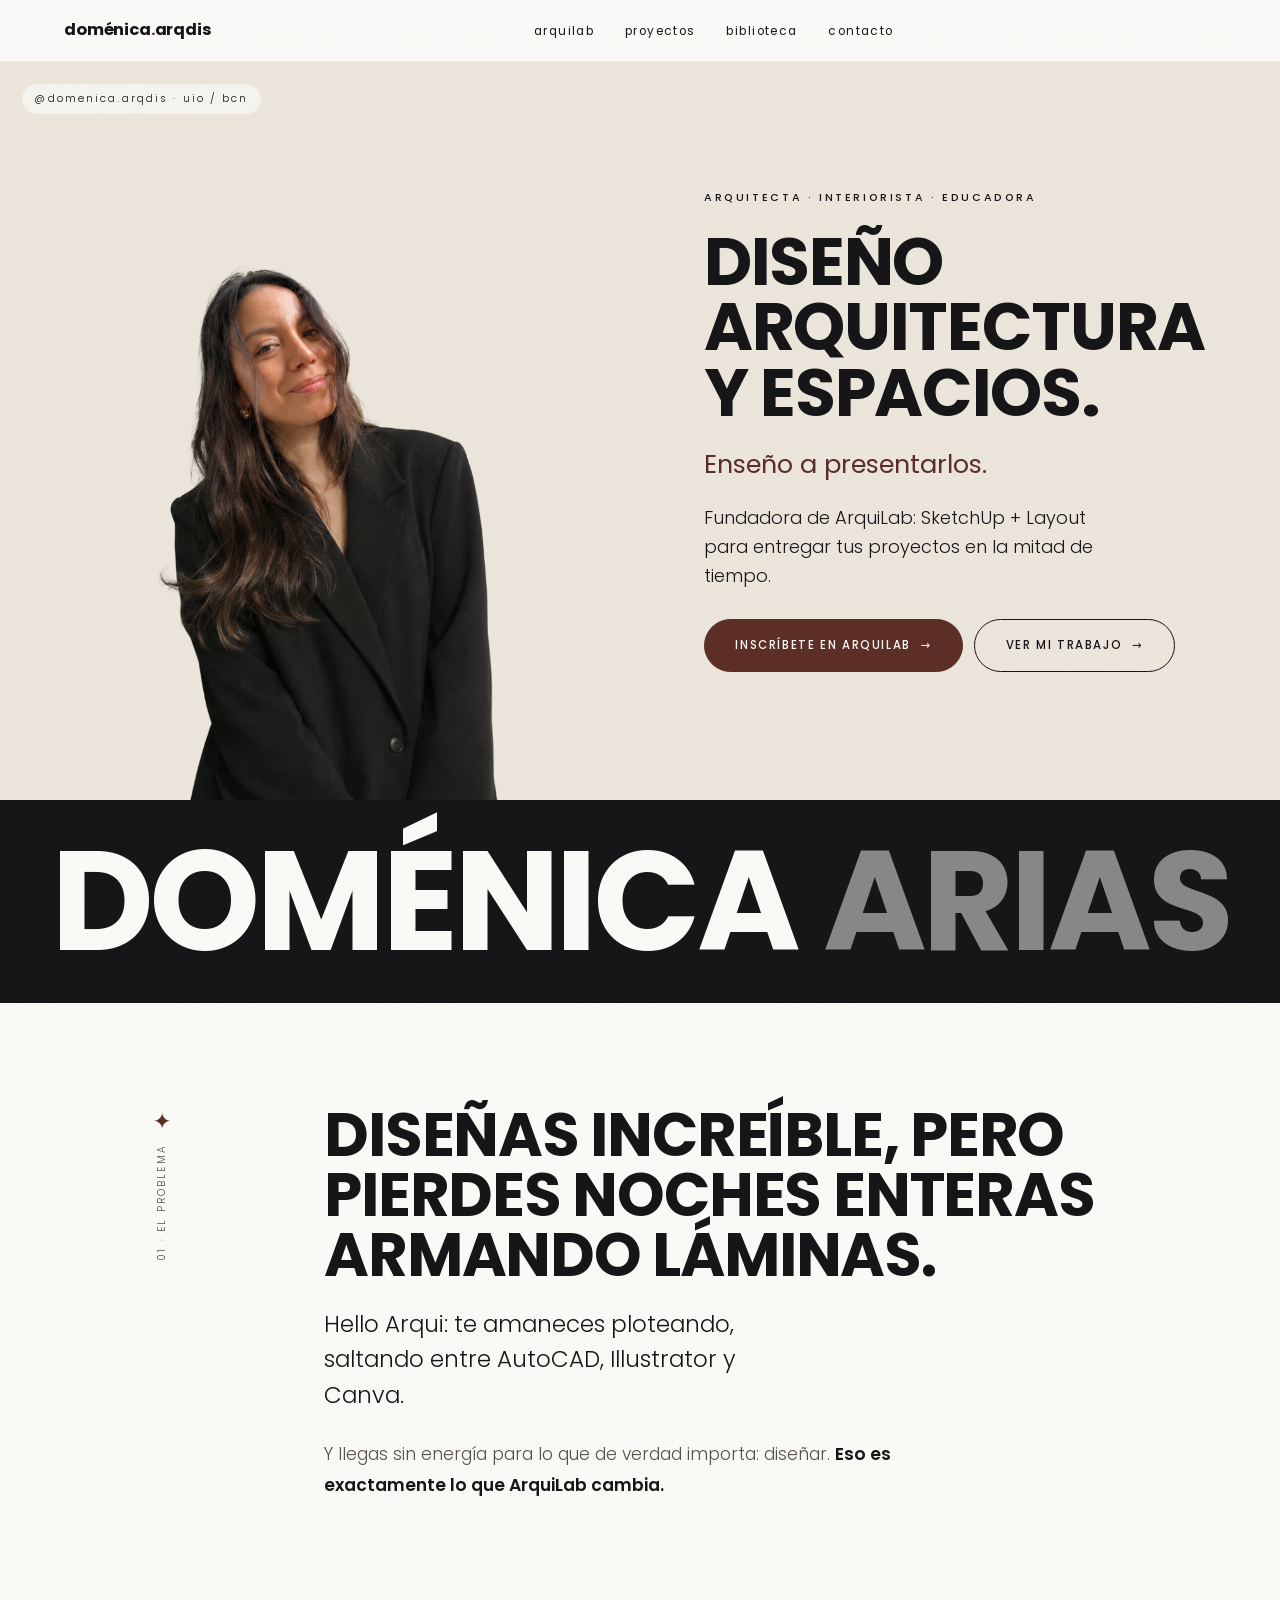
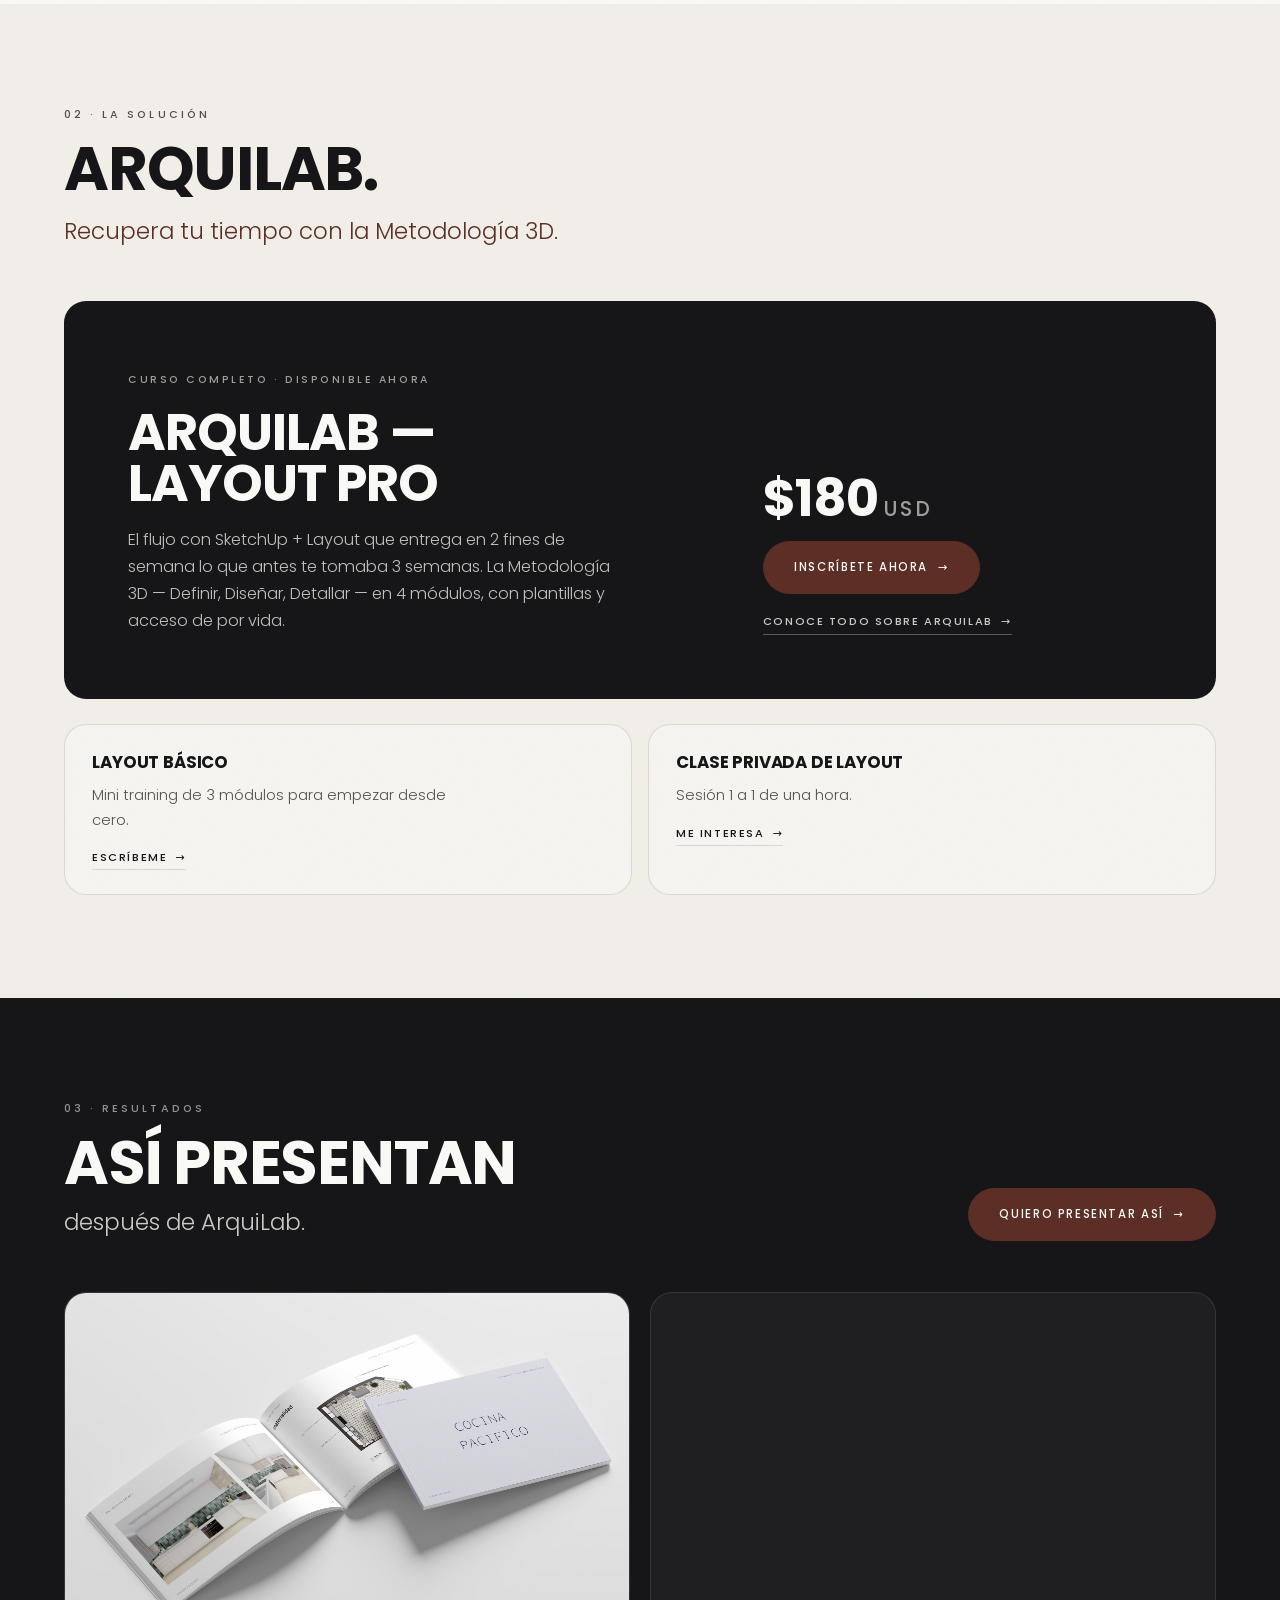
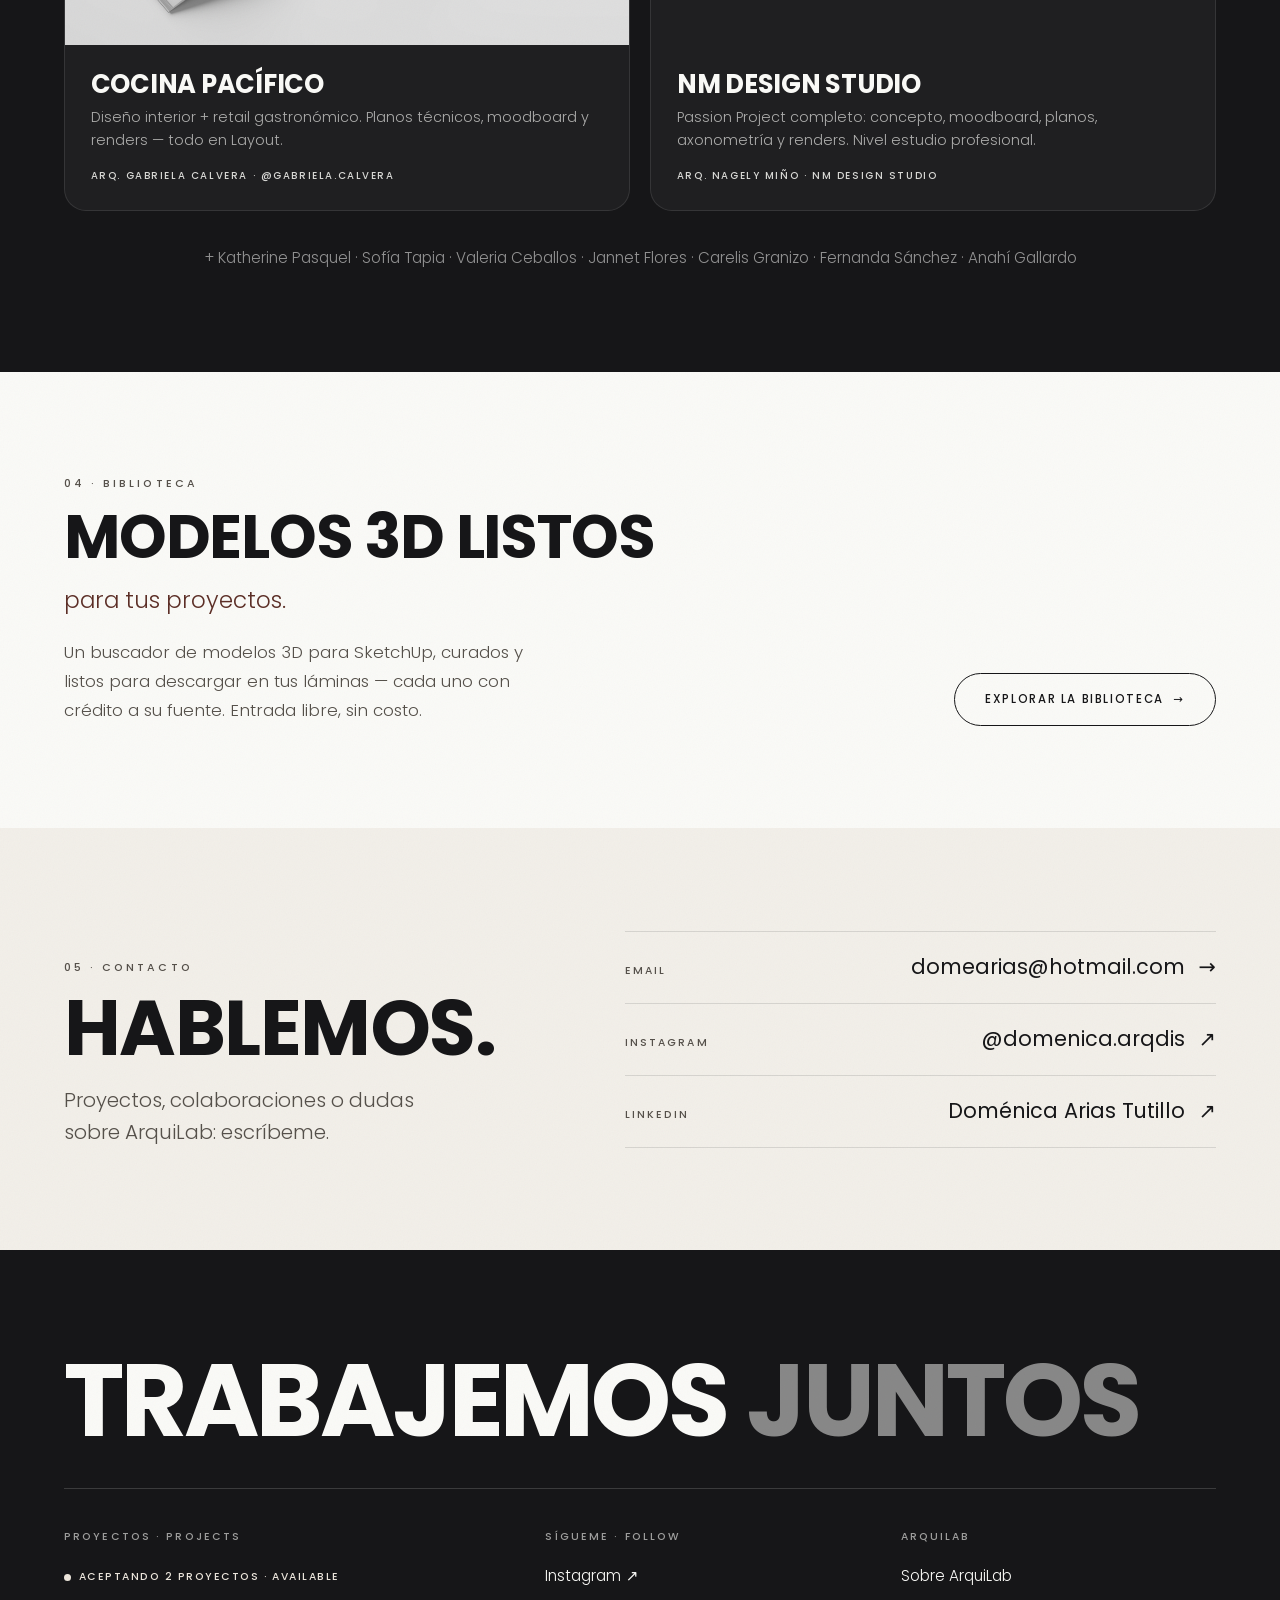
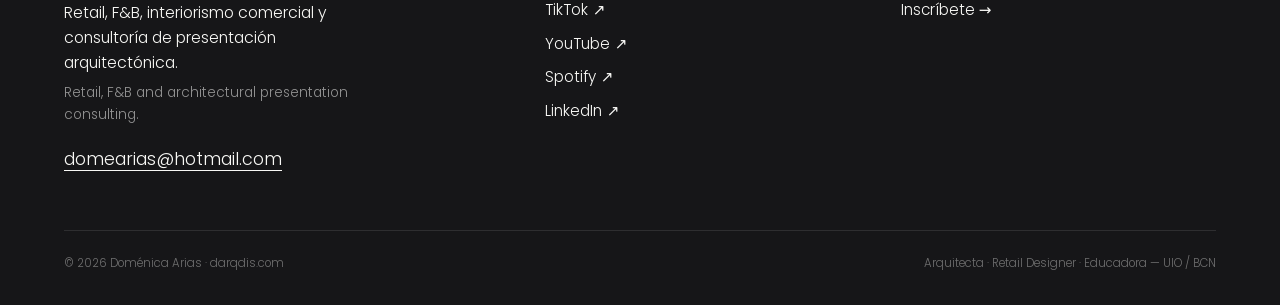
<file: index.html>
<!DOCTYPE html>
<html lang="es">
<head>
<!-- Google tag (gtag.js) -->
<script async src="https://www.googletagmanager.com/gtag/js?id=G-GLL4M44JNR"></script>
<script>
  window.dataLayer = window.dataLayer || [];
  function gtag(){dataLayer.push(arguments);}
  gtag('js', new Date());

  gtag('config', 'G-GLL4M44JNR');
</script>
<meta charset="UTF-8">
<meta name="viewport" content="width=device-width, initial-scale=1.0">
<title>Doménica Arias — Arquitecta · SketchUp + Layout · Retail Design</title>
<meta name="description" content="Doménica Arias — Arquitecta, retail designer e interiorista entre Quito y Barcelona. Especialista en SketchUp + Layout. Fundadora de ArquiLab. @domenica.arqdis">
<meta property="og:title" content="Doménica Arias — Arquitecta · Retail Design · Educadora">
<meta property="og:description" content="Arquitecta ecuatoriana en Barcelona. Retail design, interiorismo y formación digital para arquitectos. SketchUp + Layout + IA.">
<meta property="og:type" content="website">
<link rel="preconnect" href="https://fonts.googleapis.com">
<link rel="preconnect" href="https://fonts.gstatic.com" crossorigin>
<link rel="stylesheet" href="https://fonts.googleapis.com/css2?family=Poppins:ital,wght@0,300;0,400;0,500;0,600;0,700;1,400&display=swap">
<style>


/* ============================================================
   DOMENICA ARIAS — darqdis · home
   Mismo sistema visual que /application/:
   · Títulos: Poppins 700 en mayúsculas, tracking cerrado
   · Frases de apoyo: Poppins 300 (una sola familia, sin Frunchy)
   · Texto: Poppins 300 · labels: Poppins 500 espaciado
   · Botones píldora · tarjetas redondeadas · hero partido beige
   Acento único: oxblood. Botón sólido oxblood = comprar (Hotmart).
   ============================================================ */

:root {
  --bone:      #FAFAF7;   /* fondo por defecto */
  --beige:     #F2EFE9;   /* banda alterna */
  --panel:     #ECE6DC;   /* hero */
  --ink:       #161618;   /* texto + bandas oscuras */
  --ink-soft:  #55504A;   /* texto secundario */
  --oxblood:   #5C2E26;   /* acento de marca + dinero */
  --line:      rgba(22, 22, 24, 0.12);
  --line-2:    rgba(22, 22, 24, 0.06);
  --serif:   'Poppins', system-ui, -apple-system, sans-serif;
  --display: 'Poppins', system-ui, -apple-system, sans-serif;
  --sans:    'Poppins', system-ui, -apple-system, sans-serif;
  --inset: clamp(22px, 5vw, 80px);
  --bandY: clamp(4rem, 8vw, 7.5rem);
  --ease: cubic-bezier(0.22, 1, 0.36, 1);
  --radius: 22px;
}

* { margin: 0; padding: 0; box-sizing: border-box; }
html { scroll-behavior: smooth; -webkit-text-size-adjust: 100%; }
html, body { overflow-x: clip; }

body {
  font-family: var(--sans);
  background: var(--bone);
  color: var(--ink);
  font-weight: 300;
  line-height: 1.65;
  -webkit-font-smoothing: antialiased;
  overflow-wrap: break-word;
}
b, strong { font-weight: 600; }

a:focus-visible, button:focus-visible, [tabindex]:focus-visible {
  outline: 2px solid var(--oxblood); outline-offset: 3px; border-radius: 2px;
}

.sheet { width: 100%; background: var(--bone); position: relative; }
.grain {
  position: absolute; inset: 0; z-index: 60;
  pointer-events: none; opacity: 0.04; mix-blend-mode: multiply;
  background-image: url("data:image/svg+xml,%3Csvg xmlns='http://www.w3.org/2000/svg' width='200' height='200'%3E%3Cfilter id='n'%3E%3CfeTurbulence type='fractalNoise' baseFrequency='0.82' numOctaves='3' stitchTiles='stitch'/%3E%3C/filter%3E%3Crect width='100%25' height='100%25' filter='url(%23n)'/%3E%3C/svg%3E");
}

/* ============================================================
   TYPE PRIMITIVES
   ============================================================ */
.kicker {
  font-family: var(--display); font-weight: 500;
  font-size: 0.68rem; letter-spacing: 0.28em; text-transform: uppercase;
  color: var(--ink-soft);
}
.h-display {
  font-family: var(--display); font-weight: 700;
  font-size: clamp(2.2rem, 5vw, 3.8rem); line-height: 0.98;
  letter-spacing: -0.02em; text-transform: uppercase;
}
.lead-serif {
  font-family: var(--serif); font-style: normal; font-weight: 400;
  font-size: clamp(1.45rem, 2.6vw, 2rem); line-height: 1.35;
}
.band-head { margin-bottom: clamp(2rem, 4vw, 3.2rem); }
.band-head .kicker { margin-bottom: 0.9rem; }
.band-head .lead-serif { margin-top: 1rem; max-width: 40ch; }

/* ============================================================
   NAV
   ============================================================ */
.nav {
  position: sticky; top: 0; z-index: 70;
  display: flex; align-items: center; justify-content: space-between;
  padding: 1.05rem var(--inset);
  background: rgba(250, 250, 247, 0.86);
  backdrop-filter: blur(12px); -webkit-backdrop-filter: blur(12px);
  border-bottom: 1px solid var(--line-2);
}
.nav__brand {
  font-family: var(--display); font-weight: 700; font-size: 1.02rem;
  letter-spacing: -0.01em; text-decoration: none; color: var(--ink);
}
.nav__brand .dot { color: var(--oxblood); }
.nav__links { display: flex; gap: clamp(1.1rem, 2.4vw, 2.4rem); list-style: none; align-items: center; }
.nav__links a {
  font-family: var(--sans); font-size: 0.74rem; font-weight: 400;
  letter-spacing: 0.12em; text-transform: lowercase; text-decoration: none;
  color: var(--ink); position: relative; padding: 0.3rem 0;
}
.nav__links a::after {
  content: ''; position: absolute; left: 0; bottom: -1px;
  width: 0; height: 1px; background: var(--ink); transition: width 0.4s var(--ease);
}
.nav__links a:hover::after { width: 100%; }
.nav__right { display: flex; align-items: center; gap: 0.9rem; }
.nav__toggle { display: none; background: none; border: none; cursor: pointer; padding: 0.5rem; flex-direction: column; gap: 5px; }
.nav__toggle span { display: block; width: 25px; height: 1.5px; background: var(--ink); transition: transform 0.4s var(--ease), opacity 0.3s; }
.nav.open .nav__toggle span:nth-child(1) { transform: translateY(6.5px) rotate(45deg); }
.nav.open .nav__toggle span:nth-child(2) { opacity: 0; }
.nav.open .nav__toggle span:nth-child(3) { transform: translateY(-6.5px) rotate(-45deg); }

/* ============================================================
   BUTTONS · píldoras
   ============================================================ */
.btn {
  display: inline-flex; align-items: center; gap: 0.6rem;
  font-family: var(--display); font-weight: 500; font-size: 0.72rem;
  letter-spacing: 0.14em; text-transform: uppercase; text-decoration: none;
  color: var(--ink); background: transparent;
  padding: 1rem 1.9rem; border: 1.5px solid var(--ink); border-radius: 100px;
  cursor: pointer; white-space: nowrap;
  transition: background 0.4s var(--ease), color 0.4s var(--ease), border-color 0.4s var(--ease);
}
.btn .arrow { transition: transform 0.4s var(--ease); }
.btn:hover .arrow { transform: translateX(4px); }
.btn--outline:hover { background: var(--ink); color: var(--bone); }
/* comprar (Hotmart) */
.btn--oxblood { background: var(--oxblood); color: var(--bone); border-color: var(--oxblood); }
.btn--oxblood:hover { background: var(--ink); border-color: var(--ink); color: var(--bone); }
/* sobre fondo oscuro */
.btn--light { color: var(--bone); border-color: rgba(250,250,247,0.55); }
.btn--light:hover { background: var(--bone); color: var(--ink); border-color: var(--bone); }
.btn--oxblood.on-dark:hover { background: var(--bone); border-color: var(--bone); color: var(--ink); }

/* ============================================================
   HERO · partido (foto izquierda · panel beige derecha)
   ============================================================ */
.hero { position: relative; }
.heroGrid { display: grid; grid-template-columns: 1fr 1fr; min-height: clamp(560px, 82vh, 860px); background: var(--panel); }
.heroGrid__media { position: relative; overflow: hidden; }
.heroGrid__media img {
  position: absolute; inset: 0; width: 100%; height: 100%;
  object-fit: cover; object-position: top center; display: block;
  padding-top: 4.5rem;
}
.heroGrid__handle {
  position: absolute; top: 1.4rem; left: 1.4rem; z-index: 3;
  font-family: var(--display); font-size: 0.66rem; letter-spacing: 0.2em;
  text-transform: lowercase; color: var(--ink); background: rgba(250,250,247,0.7);
  padding: 0.4rem 0.75rem; border-radius: 100px; backdrop-filter: blur(6px);
}
.heroGrid__panel {
  padding: clamp(2rem, 4vw, 3.6rem) var(--inset);
  display: flex; flex-direction: column; justify-content: center; gap: 1.4rem;
}
.heroGrid__eyebrow { font-family: var(--display); font-weight: 500; font-size: 0.68rem; letter-spacing: 0.24em; text-transform: uppercase; color: var(--ink); }
.heroGrid__title {
  font-family: var(--display); font-weight: 700;
  font-size: clamp(2.4rem, 5.2vw, 4.6rem); line-height: 0.98;
  letter-spacing: -0.02em; text-transform: uppercase; color: var(--ink);
}
.heroGrid__lead {
  font-family: var(--serif); font-style: normal; font-weight: 400;
  font-size: clamp(1.6rem, 2.8vw, 2.3rem); line-height: 1.2; color: var(--oxblood);
}
.heroGrid__body { font-size: clamp(1.02rem, 1.4vw, 1.15rem); color: var(--ink); max-width: 40ch; line-height: 1.6; }
.heroGrid__cta { display: flex; gap: 0.7rem; flex-wrap: wrap; margin-top: 0.4rem; }

/* ============================================================
   WORDMARK gigante
   ============================================================ */
.wordband { background: var(--ink); overflow: hidden; padding: clamp(1.4rem, 3vw, 2.4rem) 0; }
.wordband span {
  display: block; font-family: var(--display); font-weight: 700;
  font-size: clamp(2.6rem, 11vw, 10rem); line-height: 0.9; letter-spacing: -0.03em;
  text-transform: uppercase; color: var(--bone); white-space: nowrap; text-align: center;
}
.wordband span em { font-style: normal; color: rgba(250,250,247,0.5); }

/* ============================================================
   01 · EL PROBLEMA (statement)
   ============================================================ */
.pitch { padding: var(--bandY) var(--inset); }
.pitch__grid { display: grid; grid-template-columns: 0.22fr 1fr; gap: clamp(2rem, 5vw, 5rem); align-items: start; }
.pitch__note { display: flex; flex-direction: column; gap: 0.8rem; align-items: center; padding-top: 0.3rem; position: sticky; top: 6rem; }
.pitch__marker { font-size: 1.4rem; color: var(--oxblood); line-height: 1; }
.pitch__label { font-family: var(--display); font-size: 0.62rem; letter-spacing: 0.22em; text-transform: uppercase; color: var(--ink-soft); writing-mode: vertical-rl; transform: rotate(180deg); }
.pitch__body .h-display { margin-bottom: 1.4rem; max-width: 20ch; }
.pitch__body .lead-serif { margin-bottom: 1.6rem; max-width: 34ch; }
.pitch__body p:not(.lead-serif) { font-size: 1.08rem; max-width: 60ch; line-height: 1.8; color: var(--ink-soft); }
.pitch__body p b { color: var(--ink); }

/* ============================================================
   02 · ARQUILAB
   ============================================================ */
.courses { background: var(--beige); padding: var(--bandY) var(--inset); }
.courses .lead-serif { color: var(--oxblood); }
.course-main {
  background: var(--ink); color: var(--bone);
  border-radius: var(--radius);
  padding: clamp(2rem, 5vw, 4.2rem);
  margin-bottom: 1.6rem;
  display: grid; grid-template-columns: 1.2fr 0.8fr; gap: clamp(1.5rem, 4vw, 4rem); align-items: end;
}
.course-main__tag { font-family: var(--display); font-weight: 500; font-size: 0.66rem; letter-spacing: 0.24em; text-transform: uppercase; color: rgba(250,250,247,0.6); }
.course-main__title {
  font-family: var(--display); font-weight: 700; text-transform: uppercase;
  font-size: clamp(1.9rem, 4vw, 3.2rem); line-height: 0.98; letter-spacing: -0.02em;
  margin: 1rem 0 1.2rem;
}
.course-main__desc { font-size: 1.02rem; color: rgba(250,250,247,0.75); max-width: 50ch; }
.course-main__buy { display: flex; flex-direction: column; align-items: flex-start; gap: 1.1rem; }
.course-main__price { font-family: var(--display); font-weight: 700; font-size: clamp(2.2rem, 4vw, 3.2rem); line-height: 1; letter-spacing: -0.02em; }
.course-main__price small { font-size: 0.4em; font-weight: 500; letter-spacing: 0.14em; margin-left: 0.3rem; color: rgba(250,250,247,0.6); }
.link-arrow {
  display: inline-flex; align-items: center; gap: 0.5rem;
  font-family: var(--display); font-weight: 500; font-size: 0.7rem;
  letter-spacing: 0.14em; text-transform: uppercase; text-decoration: none;
  color: var(--ink); border-bottom: 1px solid var(--line); padding-bottom: 0.2rem;
  transition: border-color 0.4s var(--ease);
}
.link-arrow .arrow { transition: transform 0.4s var(--ease); }
.link-arrow:hover { border-color: currentColor; }
.link-arrow:hover .arrow { transform: translateX(4px); }
.course-main .link-arrow { color: rgba(250,250,247,0.8); border-color: rgba(250,250,247,0.3); }

.course-alt { display: grid; grid-template-columns: 1fr 1fr; gap: 1rem; }
.course-alt__item {
  border: 1px solid var(--line); border-radius: var(--radius);
  padding: 1.5rem 1.7rem; background: rgba(250,250,247,0.55);
  display: flex; flex-direction: column; gap: 0.4rem;
}
.course-alt__name { font-family: var(--display); font-weight: 700; text-transform: uppercase; font-size: 1.05rem; letter-spacing: -0.01em; }
.course-alt__item p { font-size: 0.92rem; color: var(--ink-soft); max-width: 40ch; }
.course-alt__item .link-arrow { margin-top: 0.6rem; align-self: flex-start; }

/* ============================================================
   03 · RESULTADOS
   ============================================================ */
.results { background: var(--ink); color: var(--bone); padding: var(--bandY) var(--inset); }
.results__head { display: flex; justify-content: space-between; align-items: flex-end; gap: 1.5rem; flex-wrap: wrap; margin-bottom: clamp(2rem, 4vw, 3.5rem); }
.results .kicker { color: rgba(250,250,247,0.55); margin-bottom: 0.9rem; }
.results .lead-serif { color: rgba(250,250,247,0.8); margin-top: 0.8rem; }
.results__grid { display: grid; grid-template-columns: 1fr 1fr; gap: clamp(0.8rem, 1.6vw, 1.4rem); }
.results-card {
  background: rgba(250,250,247,0.04); border: 1px solid rgba(250,250,247,0.1);
  border-radius: var(--radius); overflow: hidden;
}
.results-card__media { aspect-ratio: 16 / 10; overflow: hidden; }
.results-card__media img { width: 100%; height: 100%; object-fit: cover; display: block; transition: transform 1.1s var(--ease); }
.results-card:hover .results-card__media img { transform: scale(1.04); }
.results-card__body { padding: clamp(1.2rem, 2vw, 1.8rem); }
.results-card__title { font-family: var(--display); font-weight: 700; text-transform: uppercase; font-size: clamp(1.25rem, 2vw, 1.6rem); letter-spacing: -0.01em; line-height: 1.05; margin-bottom: 0.5rem; }
.results-card__desc { font-size: 0.9rem; color: rgba(250,250,247,0.65); margin-bottom: 0.9rem; }
.results-card__author { font-family: var(--display); font-weight: 500; font-size: 0.62rem; letter-spacing: 0.16em; text-transform: uppercase; color: rgba(250,250,247,0.85); }
.results__names { text-align: center; font-family: var(--serif); font-style: normal; font-size: 1.3rem; line-height: 1.6; color: rgba(250,250,247,0.55); margin-top: 2.2rem; }

/* ============================================================
   04 · BIBLIOTECA
   ============================================================ */
.biblioteca { padding: var(--bandY) var(--inset); }
.biblioteca__inner { display: flex; align-items: flex-end; justify-content: space-between; gap: clamp(1.5rem, 4vw, 3rem); flex-wrap: wrap; }
.biblioteca__inner .lead-serif { color: var(--oxblood); margin: 1rem 0 1.2rem; }
.biblioteca__lead { font-size: 1.05rem; color: var(--ink-soft); max-width: 50ch; line-height: 1.75; }

/* ============================================================
   05 · CONTACTO
   ============================================================ */
.contact { background: var(--beige); padding: var(--bandY) var(--inset); }
.contact__grid { display: grid; grid-template-columns: 0.9fr 1.1fr; gap: clamp(2.5rem, 6vw, 6rem); align-items: end; }
.contact__title { font-family: var(--display); font-weight: 700; font-size: clamp(2.6rem, 6vw, 4.8rem); line-height: 0.95; letter-spacing: -0.02em; text-transform: uppercase; margin-top: 0.9rem; }
.contact__lead { font-family: var(--serif); font-style: normal; font-size: clamp(1.35rem, 2.4vw, 1.7rem); color: var(--ink-soft); margin-top: 1.2rem; max-width: 30ch; line-height: 1.45; }
.contact__list { display: flex; flex-direction: column; }
.contact__row { display: flex; align-items: baseline; justify-content: space-between; gap: 1.5rem; padding: 1.15rem 0; border-top: 1px solid var(--line); text-decoration: none; color: var(--ink); transition: color 0.35s var(--ease), padding-left 0.35s var(--ease); }
.contact__row:last-child { border-bottom: 1px solid var(--line); }
.contact__row .k { font-family: var(--display); font-size: 0.66rem; font-weight: 500; letter-spacing: 0.2em; text-transform: uppercase; color: var(--ink-soft); }
.contact__row .v { font-family: var(--serif); font-size: clamp(1.15rem, 2.2vw, 1.6rem); text-align: right; }
.contact__row .v .arrow { display: inline-block; margin-left: 0.5rem; font-family: var(--sans); transition: transform 0.35s var(--ease); }
a.contact__row:hover { color: var(--oxblood); padding-left: 0.5rem; }
a.contact__row:hover .v .arrow { transform: translateX(5px); }

/* ============================================================
   FOOTER
   ============================================================ */
.footer { background: var(--ink); color: var(--bone); padding: var(--bandY) var(--inset) 2rem; }
.footer__cta { font-family: var(--display); font-weight: 700; text-transform: uppercase; font-size: clamp(2.6rem, 8vw, 6.5rem); line-height: 0.92; letter-spacing: -0.03em; margin-bottom: 2.6rem; }
.footer__cta em { font-family: var(--serif); font-style: normal; font-weight: 400; text-transform: none; letter-spacing: 0; color: var(--panel); }
.footer__grid { display: grid; grid-template-columns: 1.4fr 1fr 1fr; gap: 2.5rem; padding-top: 2.4rem; border-top: 1px solid rgba(250,250,247,0.16); }
.footer__col h4 { font-family: var(--display); font-weight: 500; font-size: 0.66rem; letter-spacing: 0.2em; text-transform: uppercase; color: rgba(250,250,247,0.6); margin-bottom: 1.1rem; }
.footer__col a { display: block; color: var(--bone); text-decoration: none; font-size: 0.95rem; margin-bottom: 0.55rem; width: fit-content; transition: color 0.3s var(--ease); }
.footer__col a:hover { color: var(--panel); opacity: 0.75; }
.footer__avail { font-size: 0.98rem; line-height: 1.6; max-width: 32ch; }
.footer__avail .en { display: block; font-family: var(--serif); font-style: normal; font-size: 1.15rem; color: rgba(250,250,247,0.55); margin-top: 0.4rem; }
.footer__avail .pulse { display: inline-flex; align-items: center; gap: 0.5rem; margin-bottom: 0.9rem; font-family: var(--display); font-weight: 500; font-size: 0.66rem; letter-spacing: 0.14em; text-transform: uppercase; color: var(--panel); }
.footer__avail .pulse i { width: 7px; height: 7px; border-radius: 50%; background: var(--panel); box-shadow: 0 0 0 0 rgba(236,230,220,0.6); animation: pulse 2.4s infinite; }
@keyframes pulse { 0% { box-shadow: 0 0 0 0 rgba(236,230,220,0.5); } 70% { box-shadow: 0 0 0 8px rgba(236,230,220,0); } 100% { box-shadow: 0 0 0 0 rgba(236,230,220,0); } }
.footer__mail { margin-top: 1.2rem; font-size: 1.1rem !important; text-decoration: underline !important; text-underline-offset: 5px; }
.footer__base { display: flex; justify-content: space-between; align-items: center; gap: 1rem; flex-wrap: wrap; margin-top: 3rem; padding-top: 1.4rem; border-top: 1px solid rgba(250,250,247,0.1); font-family: var(--display); font-size: 0.72rem; color: rgba(250,250,247,0.4); }

/* ============================================================
   SCROLL REVEAL
   ============================================================ */
.reveal { opacity: 0; transform: translateY(28px); transition: opacity 0.9s var(--ease), transform 0.9s var(--ease); }
.reveal.in { opacity: 1; transform: translateY(0); }
.reveal[data-d="1"] { transition-delay: 0.08s; }
.reveal[data-d="2"] { transition-delay: 0.16s; }
@media (prefers-reduced-motion: reduce) {
  *, *::before, *::after { animation-duration: 0.01ms !important; transition-duration: 0.01ms !important; scroll-behavior: auto !important; }
  .reveal { opacity: 1 !important; transform: none !important; }
}

/* ============================================================
   RESPONSIVE
   ============================================================ */
@media (max-width: 1024px) {
  /* Hero en un solo bloque: la foto recortada abajo, texto y botones encima */
  .heroGrid { grid-template-columns: 1fr; position: relative; }
  .heroGrid__media { position: absolute; inset: 0; z-index: 0; }
  .heroGrid__media img { padding-top: 0; object-fit: contain; object-position: bottom center; transform: translateX(14%); }
  .heroGrid__handle { display: none; }
  .heroGrid::before, .heroGrid::after { content: ''; position: absolute; left: 0; right: 0; z-index: 1; pointer-events: none; }
  .heroGrid::before { top: 0; height: 34%; background: linear-gradient(to bottom, var(--panel) 45%, rgba(236,230,220,0)); }
  .heroGrid::after  { bottom: 0; height: 26%; background: linear-gradient(to top, var(--panel) 16%, rgba(236,230,220,0)); }
  .heroGrid__panel {
    position: relative; z-index: 2; min-height: 78vh; justify-content: flex-start; gap: 1rem;
    padding-top: clamp(1.4rem, 5vw, 2.6rem); padding-bottom: clamp(1.6rem, 6vw, 2.6rem);
  }
  .heroGrid__body { max-width: 15ch; }
  .heroGrid__body { font-size: 0.95rem; }
  .heroGrid__cta { margin-top: auto; }
  .pitch__grid { grid-template-columns: 1fr; gap: 1.5rem; }
  .pitch__note { flex-direction: row; position: static; }
  .pitch__label { writing-mode: horizontal-tb; transform: none; }
  .course-main { grid-template-columns: 1fr; align-items: start; }
  .contact__grid { grid-template-columns: 1fr; gap: 2.5rem; align-items: start; }
  .footer__grid { grid-template-columns: 1fr 1fr; }
}
@media (max-width: 720px) {
  /* el blur convierte el nav en contenedor de los position:fixed → el menú quedaba atrapado */
  .nav { backdrop-filter: none; -webkit-backdrop-filter: none; background: var(--bone); }
  .nav__links {
    position: fixed; top: 0; right: 0; bottom: 0; width: min(80vw, 320px);
    background: var(--bone); flex-direction: column; align-items: flex-start; justify-content: center;
    gap: 1.6rem; padding: 2rem 2.2rem; transform: translateX(100%); transition: transform 0.55s var(--ease);
    box-shadow: -20px 0 60px rgba(0,0,0,0.18); z-index: 75;
  }
  .nav.open .nav__links { transform: translateX(0); }
  .nav__links a { font-size: 1rem; }
  .nav__toggle { display: flex; z-index: 76; }
  .wordband { padding: 2rem 0; }
  .wordband span { white-space: normal; font-size: 15vw; line-height: 0.96; }
  .results__grid, .course-alt { grid-template-columns: 1fr; }
  .footer__grid { grid-template-columns: 1fr; }
  .heroGrid__cta .btn { padding: 0.95rem 1.4rem; }
}

/* ---- Sin Frunchy (2026-11-22): frases de apoyo en Poppins, tamaños recalibrados ---- */
.lead-serif { font-weight: 300; font-size: clamp(1.15rem, 1.8vw, 1.45rem); line-height: 1.55; }
.heroGrid__lead { font-weight: 400; font-size: clamp(1.25rem, 2vw, 1.6rem); line-height: 1.35; }
.results__names { font-size: 0.95rem; font-weight: 300; }
.contact__lead { font-weight: 300; font-size: clamp(1.05rem, 1.6vw, 1.25rem); line-height: 1.6; }
.contact__row .v { font-weight: 400; font-size: clamp(1rem, 1.8vw, 1.3rem); }
.footer__cta em { font-weight: 700; text-transform: uppercase; letter-spacing: inherit; color: inherit; opacity: 0.5; }
.footer__avail .en { font-size: 0.85rem; font-weight: 300; }
</style>
</head>
<body>
<div class="sheet">
<div class="grain"></div>

<!-- ============ NAV ============ -->
<nav class="nav" id="nav">
  <a href="/" class="nav__brand" aria-label="Doménica Arias — inicio">doménica<span class="dot">.</span>arqdis</a>
  <ul class="nav__links" id="navLinks">
    <li><a href="/arquilab">ArquiLab</a></li>
    <li><a href="/proyectos">Proyectos</a></li>
    <li><a href="/biblioteca">Biblioteca</a></li>
    <li><a href="/contacto">Contacto</a></li>
  </ul>
  <div class="nav__right">
    <button class="nav__toggle" id="navToggle" aria-label="Abrir menú" aria-expanded="false">
      <span></span><span></span><span></span>
    </button>
  </div>
</nav>

<!-- ============ HERO ============ -->
<header class="hero" id="hero" data-screen-label="Hero">
  <div class="heroGrid">
    <div class="heroGrid__media">
      <span class="heroGrid__handle">@domenica.arqdis · uio / bcn</span>
      <img src="/portrait-transparente.png" alt="Doménica Arias — Arquitecta · darqdis.com">
    </div>
    <div class="heroGrid__panel">
      <p class="heroGrid__eyebrow">Arquitecta · Interiorista · Educadora</p>
      <h1 class="heroGrid__title">Diseño<br>arquitectura<br>y espacios.</h1>
      <p class="heroGrid__lead">Enseño a presentarlos.</p>
      <p class="heroGrid__body">Fundadora de ArquiLab: SketchUp + Layout para entregar tus proyectos en la mitad de tiempo.</p>
      <div class="heroGrid__cta">
        <a href="https://pay.hotmart.com/L102711072Y?off=q5ahpkm3" target="_blank" rel="noopener" class="btn btn--oxblood">Inscríbete en ArquiLab <span class="arrow">→</span></a>
        <a href="/proyectos" class="btn btn--outline">Ver mi trabajo <span class="arrow">→</span></a>
      </div>
    </div>
  </div>
</header>

<!-- ============ WORDMARK ============ -->
<div class="wordband" aria-hidden="true">
  <span>doménica <em>arias</em></span>
</div>

<!-- ============ 01 · EL PROBLEMA ============ -->
<section class="pitch" id="problema">
  <div class="pitch__grid">
    <div class="pitch__note reveal">
      <span class="pitch__marker">✦</span>
      <p class="pitch__label">01 · El problema</p>
    </div>
    <div class="pitch__body reveal" data-d="1">
      <h2 class="h-display">Diseñas increíble, pero pierdes noches enteras armando láminas.</h2>
      <p class="lead-serif">Hello Arqui: te amaneces ploteando, saltando entre AutoCAD, Illustrator y Canva.</p>
      <p>Y llegas sin energía para lo que de verdad importa: diseñar. <b>Eso es exactamente lo que ArquiLab cambia.</b></p>
    </div>
  </div>
</section>

<!-- ============ 02 · LA SOLUCIÓN ============ -->
<section class="courses" id="arquilab" data-screen-label="ArquiLab">
  <div class="band-head reveal">
    <p class="kicker">02 · La solución</p>
    <h2 class="h-display">ArquiLab.</h2>
    <p class="lead-serif">Recupera tu tiempo con la Metodología 3D.</p>
  </div>

  <div class="course-main reveal">
    <div>
      <span class="course-main__tag">Curso completo · Disponible ahora</span>
      <h3 class="course-main__title">ArquiLab —<br>Layout Pro</h3>
      <p class="course-main__desc">El flujo con SketchUp + Layout que entrega en 2 fines de semana lo que antes te tomaba 3 semanas. La Metodología 3D — Definir, Diseñar, Detallar — en 4 módulos, con plantillas y acceso de por vida.</p>
    </div>
    <div class="course-main__buy">
      <span class="course-main__price">$180<small>USD</small></span>
      <a href="https://pay.hotmart.com/L102711072Y?off=q5ahpkm3" target="_blank" rel="noopener" class="btn btn--oxblood on-dark">Inscríbete ahora <span class="arrow">→</span></a>
      <a href="/arquilab" class="link-arrow">Conoce todo sobre ArquiLab <span class="arrow">→</span></a>
    </div>
  </div>

  <div class="course-alt">
    <div class="course-alt__item reveal" data-d="1">
      <h3 class="course-alt__name">Layout Básico</h3>
      <p>Mini training de 3 módulos para empezar desde cero.</p>
      <a class="link-arrow" href="https://wa.link/xswrm6" target="_blank" rel="noopener">Escríbeme <span class="arrow">→</span></a>
    </div>
    <div class="course-alt__item reveal" data-d="2">
      <h3 class="course-alt__name">Clase privada de Layout</h3>
      <p>Sesión 1 a 1 de una hora.</p>
      <a class="link-arrow" href="https://wa.me/34653237082?text=Hello%20Arqui%20me%20interesa%20una%20clase%20privada%20de%201h%20de%20layout" target="_blank" rel="noopener">Me interesa <span class="arrow">→</span></a>
    </div>
  </div>
</section>

<!-- ============ 03 · RESULTADOS ============ -->
<section class="results" id="resultados">
  <div class="results__head reveal">
    <div>
      <p class="kicker">03 · Resultados</p>
      <h2 class="h-display">Así presentan</h2>
      <p class="lead-serif">después de ArquiLab.</p>
    </div>
    <a class="btn btn--oxblood on-dark" href="https://pay.hotmart.com/L102711072Y?off=q5ahpkm3" target="_blank" rel="noopener">Quiero presentar así <span class="arrow">→</span></a>
  </div>

  <div class="results__grid">
    <div class="results-card reveal" data-d="1">
      <div class="results-card__media">
        <img src="MOCKUP_GABY.png" alt="Cocina Pacífico — Arq. Gabriela Calvera" loading="lazy" decoding="async">
      </div>
      <div class="results-card__body">
        <h3 class="results-card__title">Cocina Pacífico</h3>
        <p class="results-card__desc">Diseño interior + retail gastronómico. Planos técnicos, moodboard y renders — todo en Layout.</p>
        <p class="results-card__author">Arq. Gabriela Calvera · @gabriela.calvera</p>
      </div>
    </div>
    <div class="results-card reveal" data-d="2">
      <div class="results-card__media">
        <img src="MOCKUP_NAYELI.png" alt="NM Design Studio — Arq. Nagely Miño" loading="lazy" decoding="async">
      </div>
      <div class="results-card__body">
        <h3 class="results-card__title">NM Design Studio</h3>
        <p class="results-card__desc">Passion Project completo: concepto, moodboard, planos, axonometría y renders. Nivel estudio profesional.</p>
        <p class="results-card__author">Arq. Nagely Miño · NM Design Studio</p>
      </div>
    </div>
  </div>

  <p class="results__names">
    + Katherine Pasquel · Sofía Tapia · Valeria Ceballos · Jannet Flores · Carelis Granizo · Fernanda Sánchez · Anahí Gallardo
  </p>
</section>

<!-- ============ 04 · BIBLIOTECA ============ -->
<section class="biblioteca" id="biblioteca">
  <div class="biblioteca__inner reveal">
    <div>
      <p class="kicker">04 · Biblioteca</p>
      <h2 class="h-display" style="margin-top:0.9rem;">Modelos 3D listos</h2>
      <p class="lead-serif">para tus proyectos.</p>
      <p class="biblioteca__lead">Un buscador de modelos 3D para SketchUp, curados y listos para descargar en tus láminas — cada uno con crédito a su fuente. Entrada libre, sin costo.</p>
    </div>
    <a href="/biblioteca" class="btn btn--outline">Explorar la biblioteca <span class="arrow">→</span></a>
  </div>
</section>

<!-- ============ 05 · CONTACTO ============ -->
<section class="contact" id="contacto">
  <div class="contact__grid">
    <div class="reveal">
      <p class="kicker">05 · Contacto</p>
      <h2 class="contact__title">Hablemos.</h2>
      <p class="contact__lead">Proyectos, colaboraciones o dudas sobre ArquiLab: escríbeme.</p>
    </div>
    <div class="contact__list reveal" data-d="1">
      <a class="contact__row" href="mailto:domearias@hotmail.com">
        <span class="k">Email</span>
        <span class="v">domearias@hotmail.com <span class="arrow">→</span></span>
      </a>
      <a class="contact__row" href="https://instagram.com/domenica.arqdis" target="_blank" rel="noopener">
        <span class="k">Instagram</span>
        <span class="v">@domenica.arqdis <span class="arrow">↗</span></span>
      </a>
      <a class="contact__row" href="https://www.linkedin.com/in/dom%C3%A9nica-arias-tutillo-3b9b981ab/" target="_blank" rel="noopener">
        <span class="k">LinkedIn</span>
        <span class="v">Doménica Arias Tutillo <span class="arrow">↗</span></span>
      </a>
    </div>
  </div>
</section>

<!-- ============ FOOTER ============ -->
<footer class="footer" id="footer" data-screen-label="Footer">
  <h2 class="footer__cta reveal">Trabajemos <em>juntos</em></h2>
  <div class="footer__grid">
    <div class="footer__col">
      <h4>Proyectos · Projects</h4>
      <p class="footer__avail">
        <span class="pulse"><i></i>Aceptando 2 proyectos · Available</span>
        Retail, F&amp;B, interiorismo comercial y consultoría de presentación arquitectónica.
        <span class="en">Retail, F&amp;B and architectural presentation consulting.</span>
      </p>
      <a class="footer__mail" href="mailto:domearias@hotmail.com">domearias@hotmail.com</a>
    </div>
    <div class="footer__col">
      <h4>Sígueme · Follow</h4>
      <a href="https://instagram.com/domenica.arqdis" target="_blank" rel="noopener">Instagram ↗</a>
      <a href="https://www.tiktok.com/@domenica.arqdis" target="_blank" rel="noopener">TikTok ↗</a>
      <a href="https://youtube.com/@domenica.arqdis" target="_blank" rel="noopener">YouTube ↗</a>
      <a href="https://open.spotify.com/show/4md2Bjltyhj0sUq6wG39fB" target="_blank" rel="noopener">Spotify ↗</a>
      <a href="https://www.linkedin.com/in/dom%C3%A9nica-arias-tutillo-3b9b981ab/" target="_blank" rel="noopener">LinkedIn ↗</a>
    </div>
    <div class="footer__col">
      <h4>ArquiLab</h4>
      <a href="/arquilab">Sobre ArquiLab</a>
      <a href="https://pay.hotmart.com/L102711072Y?off=q5ahpkm3" target="_blank" rel="noopener">Inscríbete →</a>
    </div>
  </div>
  <div class="footer__base">
    <span>© 2026 Doménica Arias · darqdis.com</span>
    <span>Arquitecta · Retail Designer · Educadora — UIO / BCN</span>
  </div>
</footer>

</div><!-- /.sheet -->
<script>
(function () {
  'use strict';
  var nav = document.getElementById('nav');
  var toggle = document.getElementById('navToggle');
  var navLinks = document.getElementById('navLinks');
  function closeMenu() { nav.classList.remove('open'); toggle.setAttribute('aria-expanded', 'false'); }
  toggle.addEventListener('click', function () {
    var open = nav.classList.toggle('open');
    toggle.setAttribute('aria-expanded', open ? 'true' : 'false');
  });
  navLinks.addEventListener('click', function (e) { if (e.target.tagName === 'A') closeMenu(); });

  var revealObs = new IntersectionObserver(function (entries) {
    entries.forEach(function (en) {
      if (en.isIntersecting) { en.target.classList.add('in'); revealObs.unobserve(en.target); }
    });
  }, { rootMargin: '0px 0px -8% 0px', threshold: 0.08 });
  document.querySelectorAll('.reveal').forEach(function (el) { revealObs.observe(el); });
})();
</script>
</body>
</html>
</file>
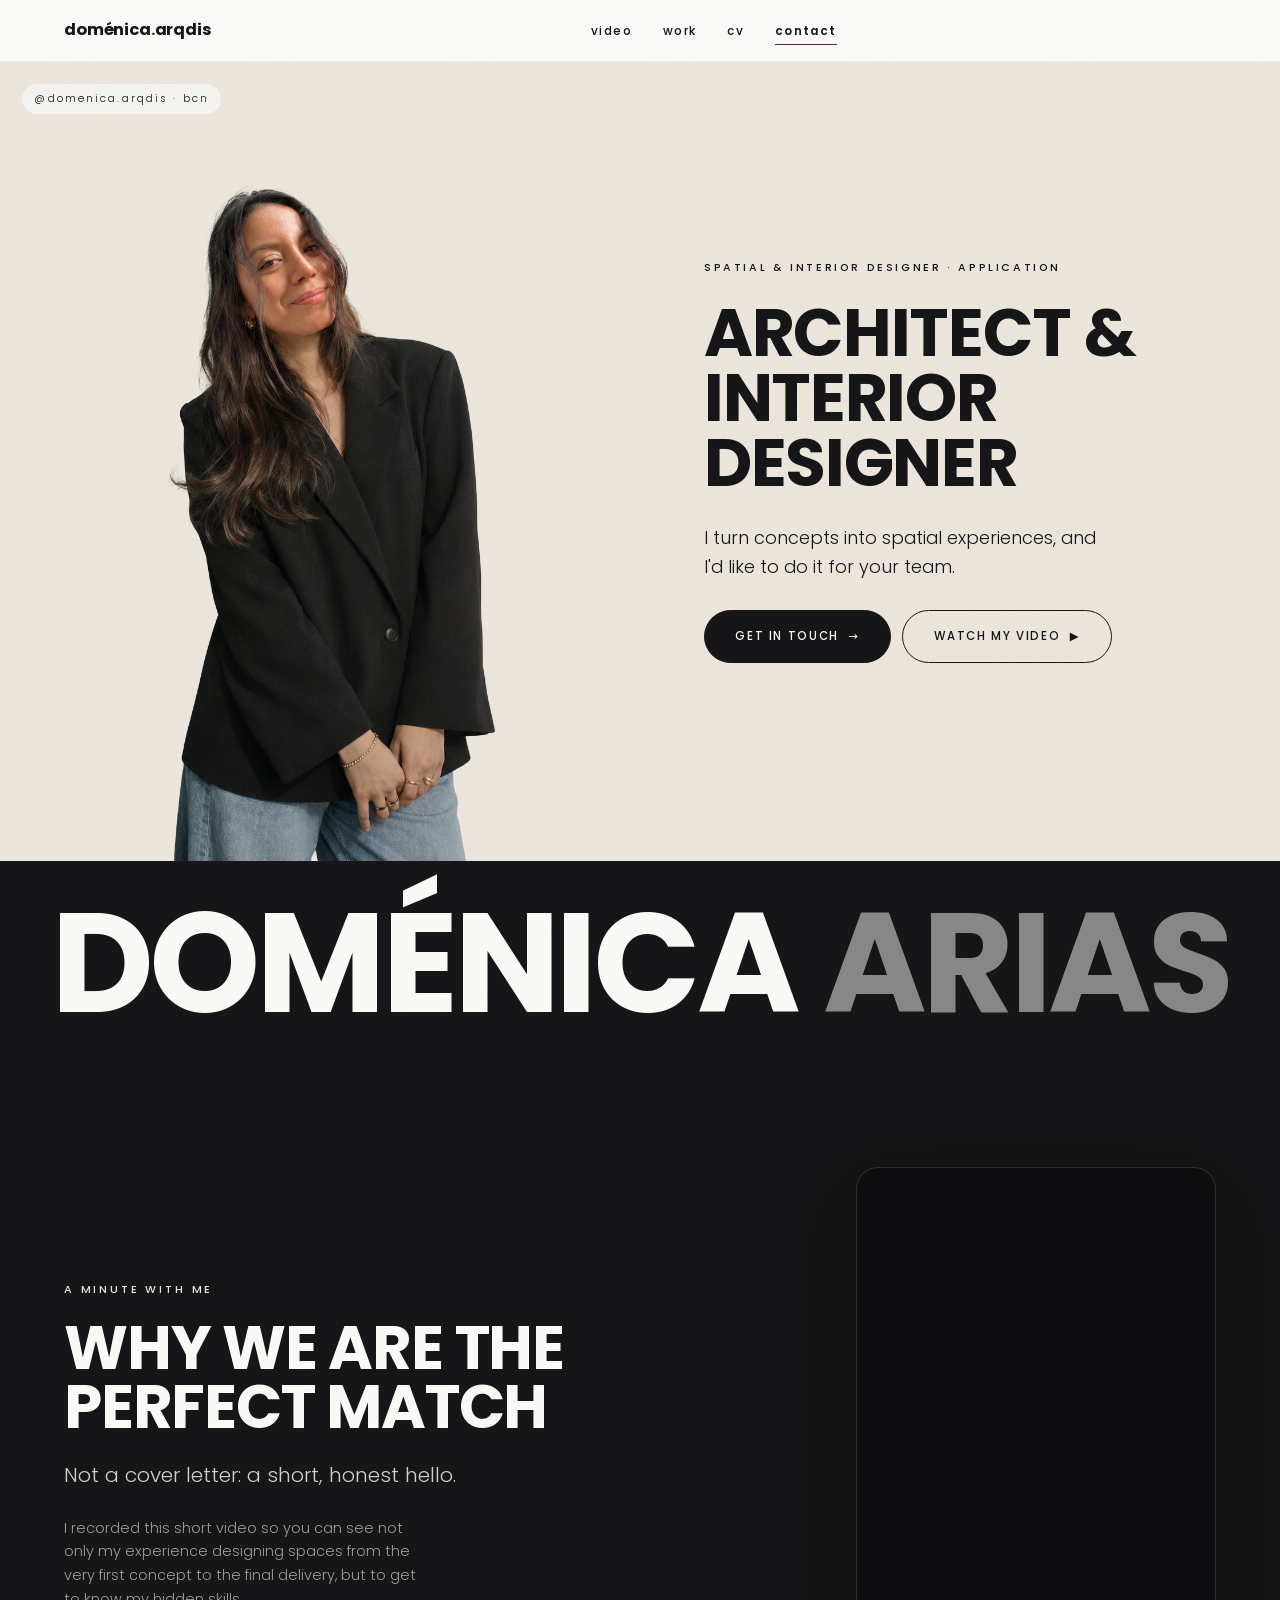
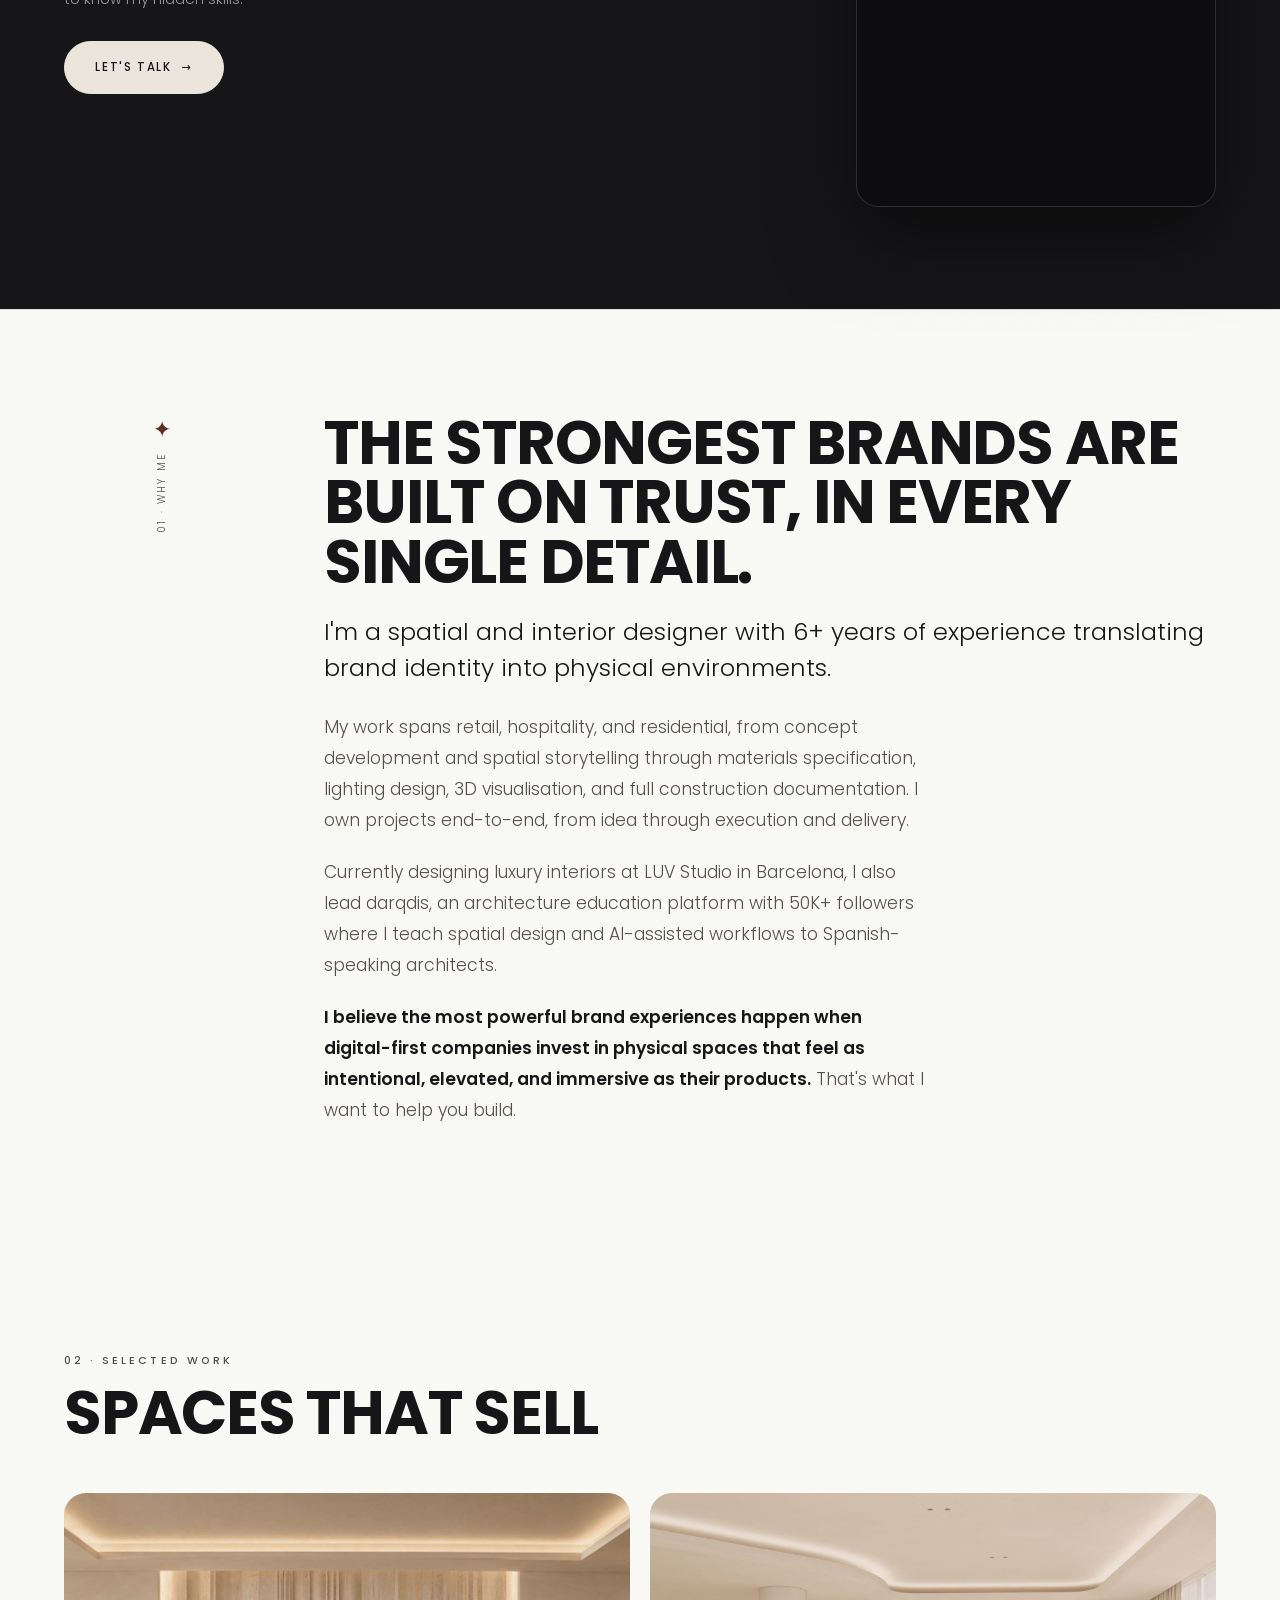
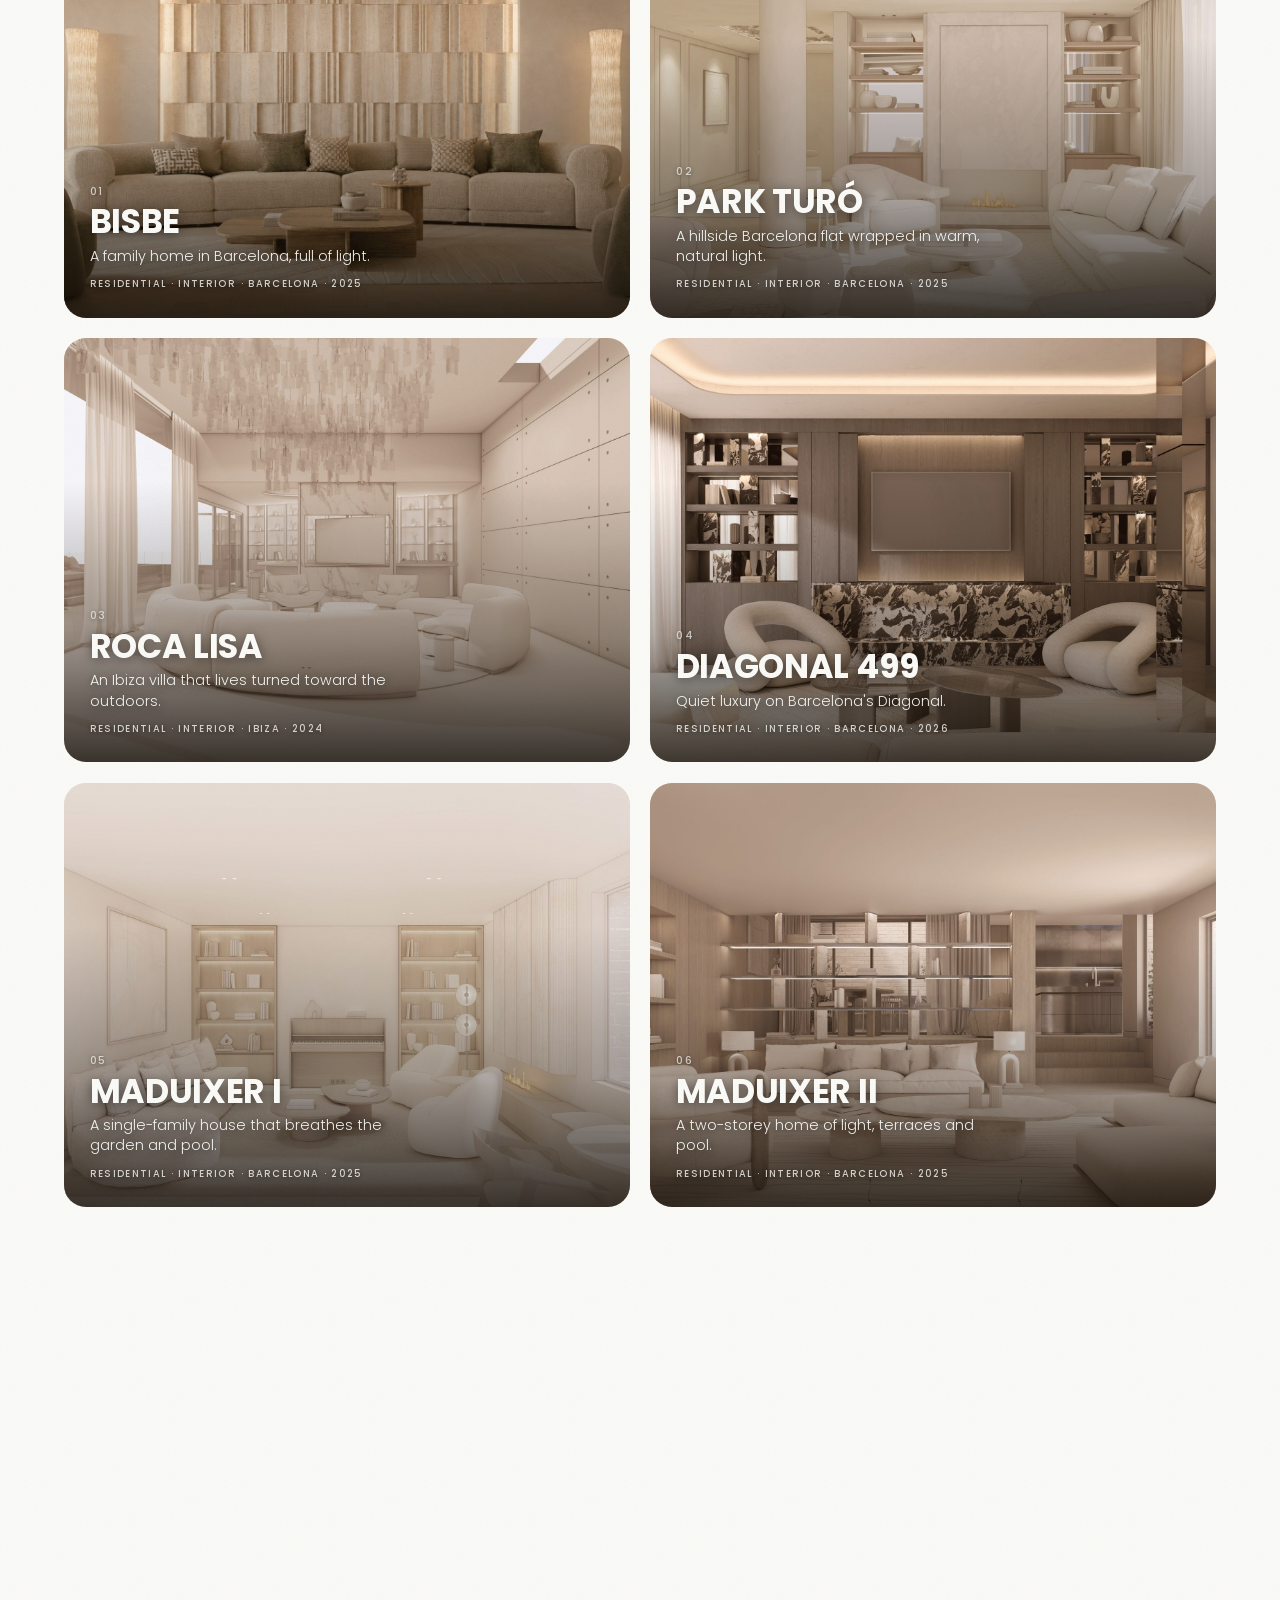
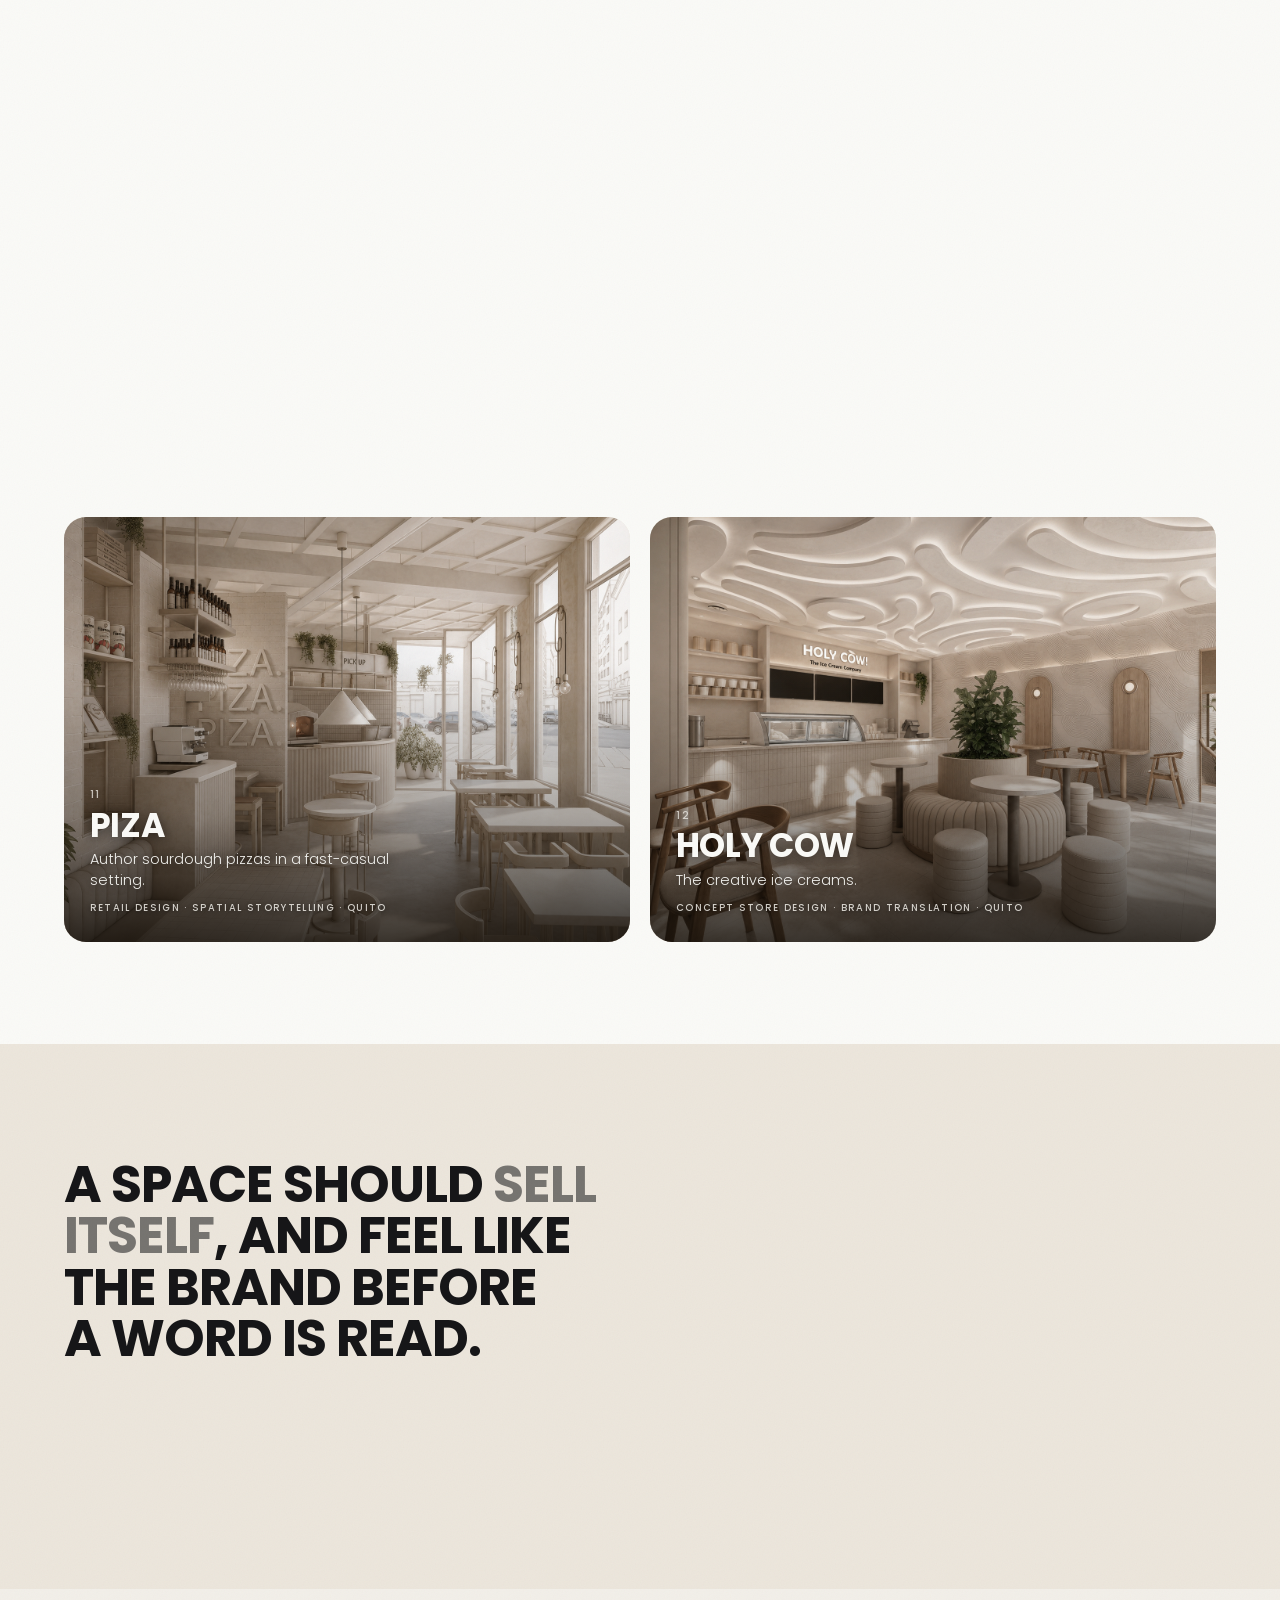
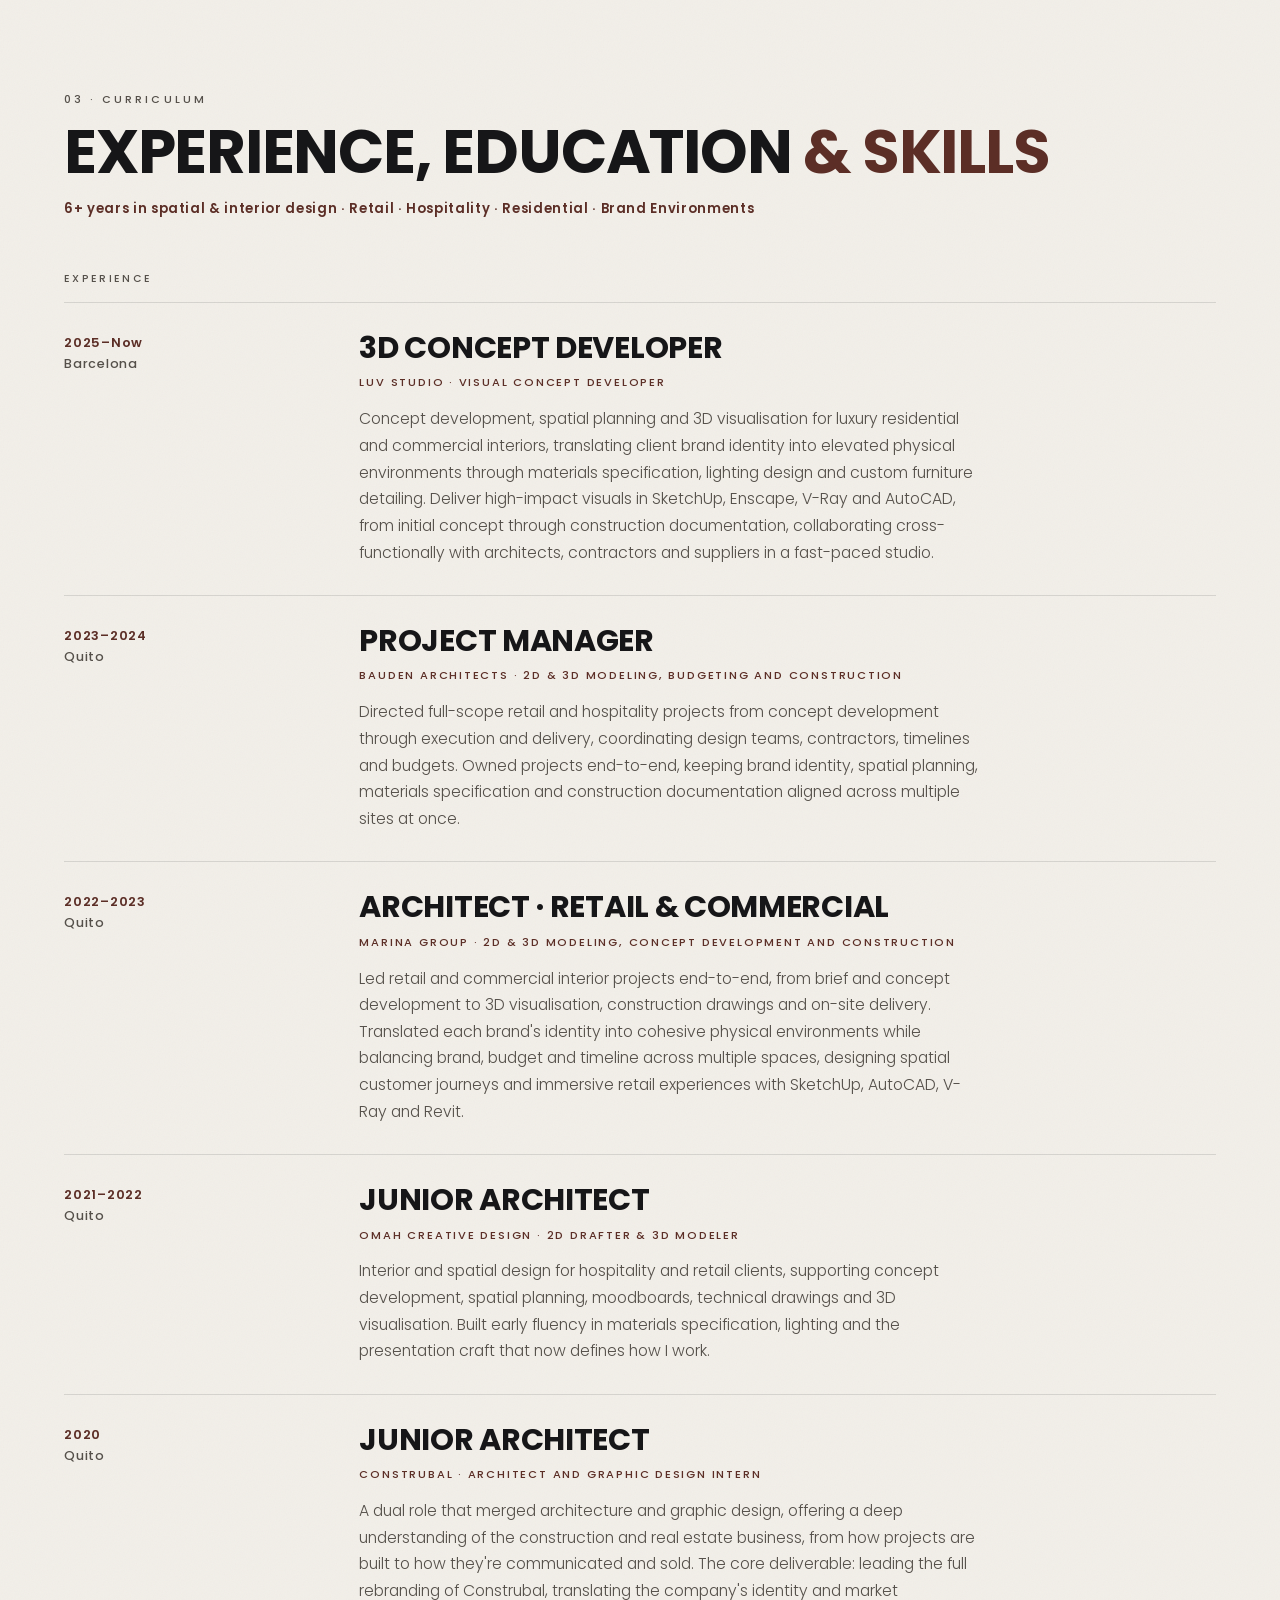
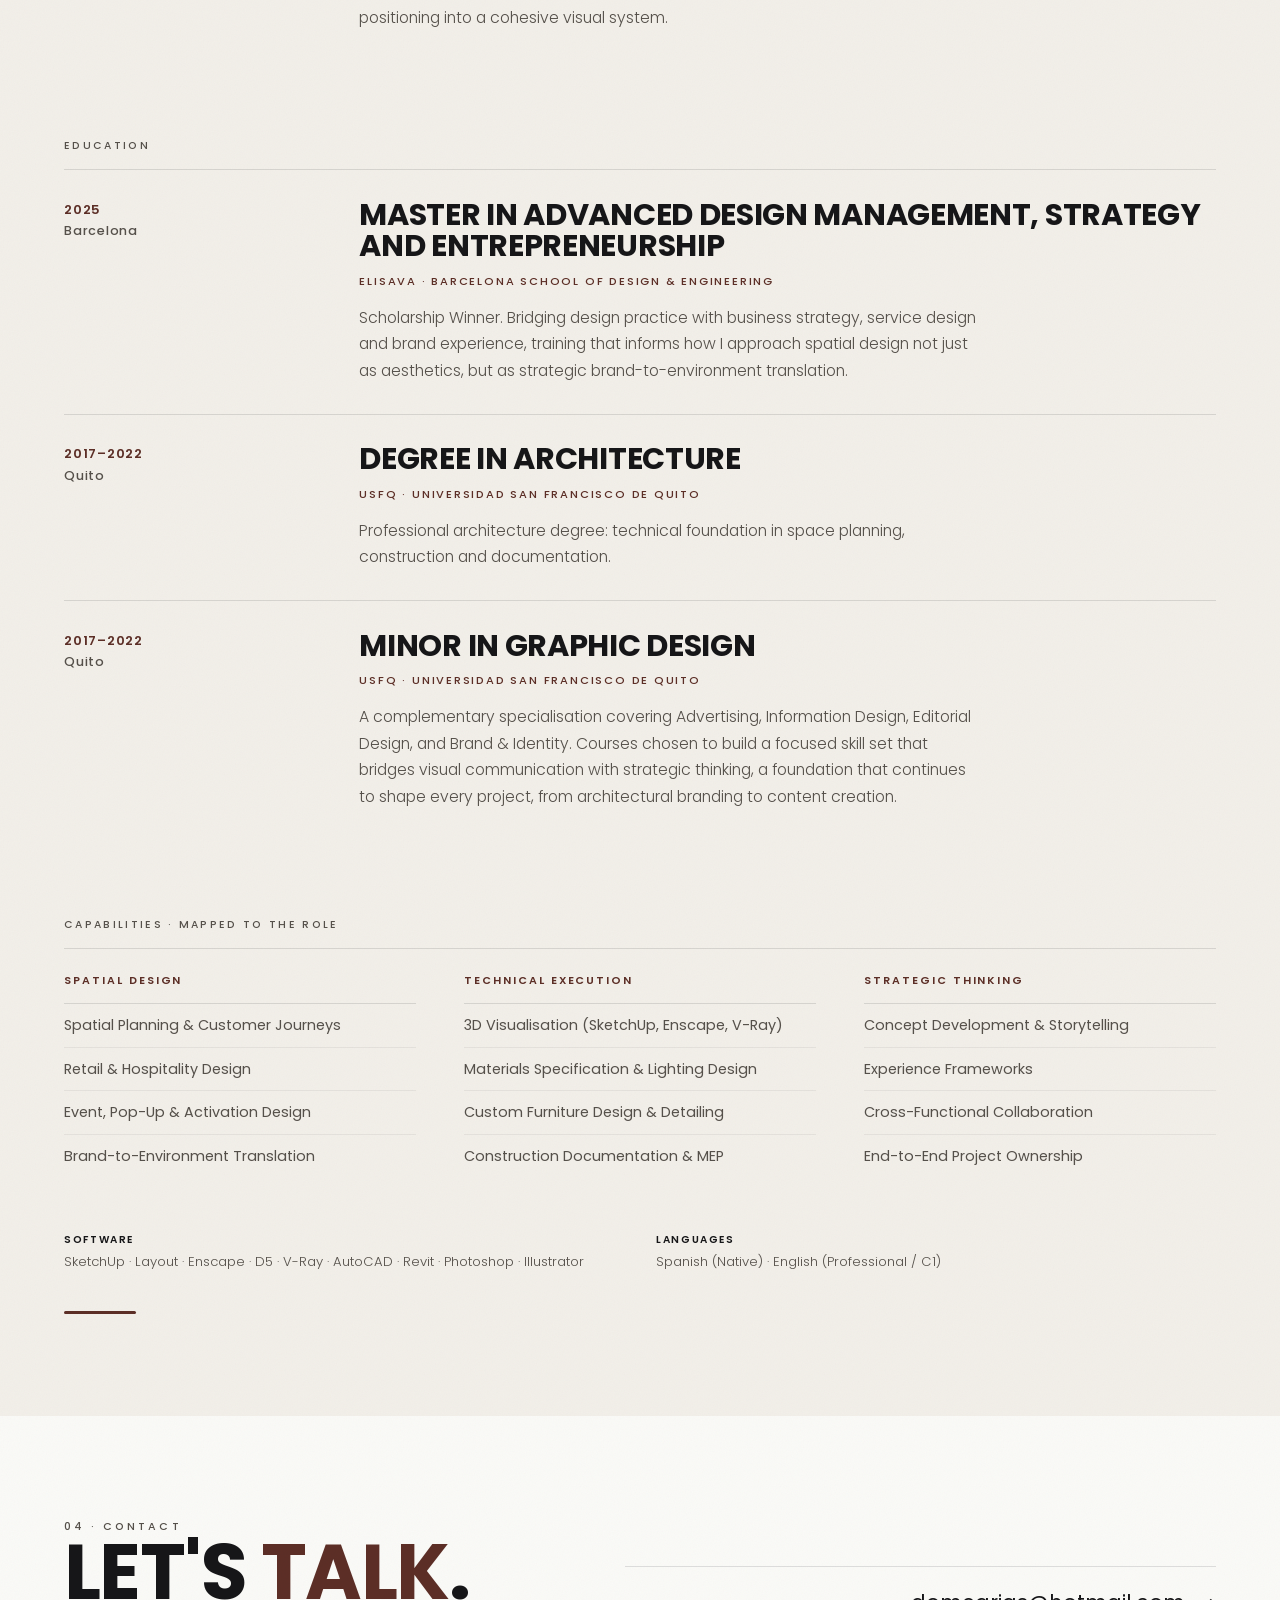
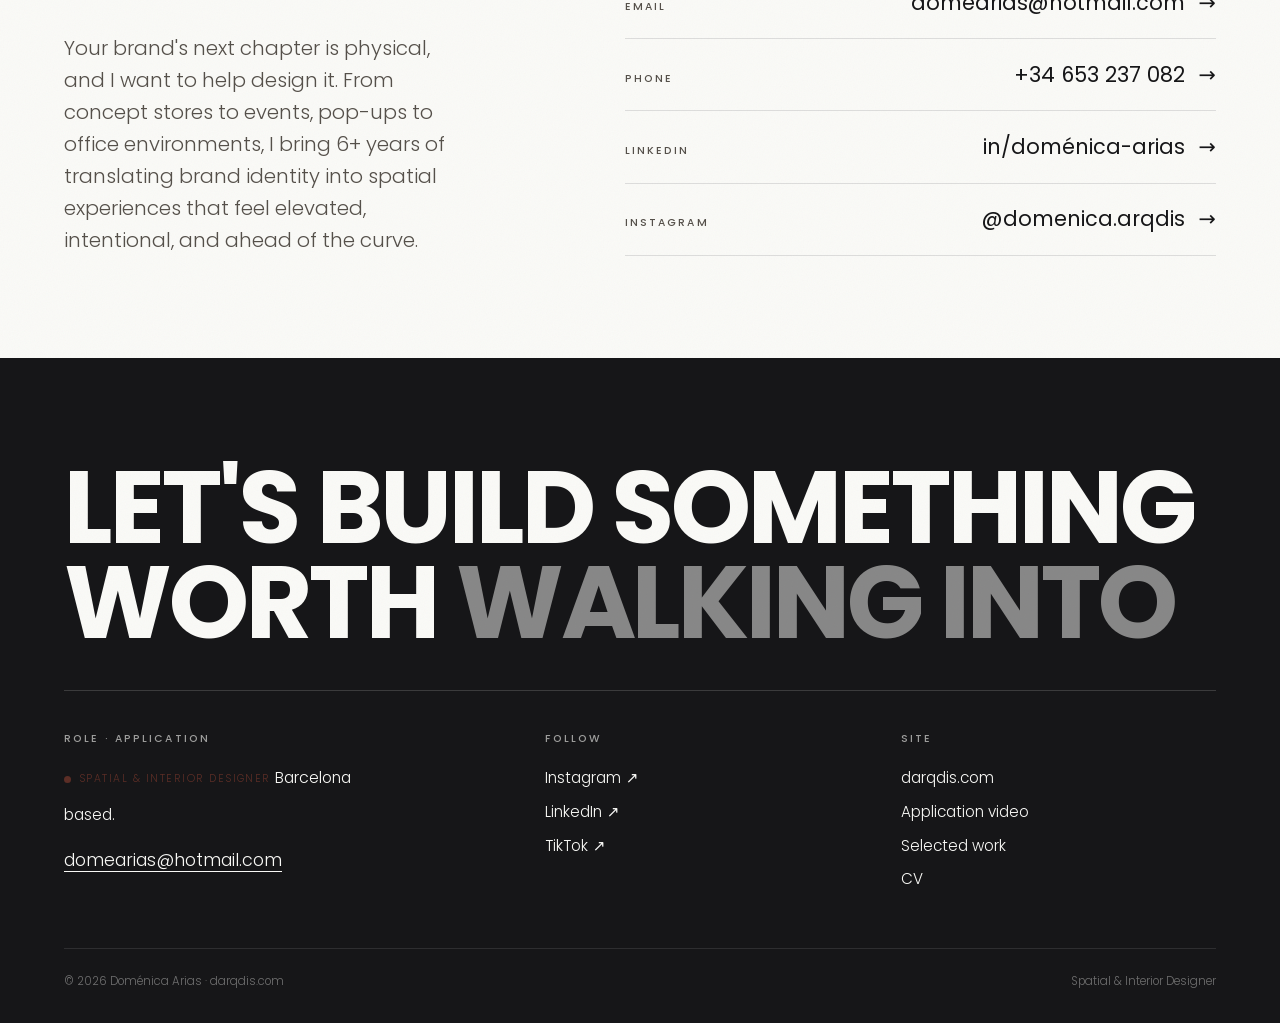
<file: application/index.html>
<!DOCTYPE html>
<html lang="en">
<head>
<!-- Google tag (gtag.js) -->
<script async src="https://www.googletagmanager.com/gtag/js?id=G-GLL4M44JNR"></script>
<script>
  window.dataLayer = window.dataLayer || [];
  function gtag(){dataLayer.push(arguments);}
  gtag('js', new Date());

  gtag('config', 'G-GLL4M44JNR');
</script>
<meta charset="UTF-8">
<meta name="viewport" content="width=device-width, initial-scale=1.0">
<title>Doménica Arias · Spatial &amp; Interior Designer | Portfolio</title>
<meta name="description" content="Spatial and interior designer with 6+ years translating brand identity into physical environments. Retail, hospitality, event, and immersive experience design.">
<meta property="og:title" content="Doménica Arias · Spatial & Interior Designer | Portfolio">
<meta property="og:description" content="Spatial and interior designer with 6+ years translating brand identity into physical environments. Retail, hospitality, event and immersive experience design.">
<meta property="og:type" content="website">
<meta name="robots" content="noindex">
<link rel="preconnect" href="https://fonts.googleapis.com">
<link rel="preconnect" href="https://fonts.gstatic.com" crossorigin>
<style>
/* ============================================================
   DOMÉNICA ARIAS · APPLICATION EDITION
   darqdis essence  ×  bold brand system
   ------------------------------------------------------------
   · Cream editorial base + Playfair Display  → darqdis
   · Lilac / deep blue / black palette + Space Grotesk
     display type → modern brand-forward layout
   · Pill buttons, rounded black cards, oversized wordmarks
     → inspired by the reference layouts
   A generic application page: swap the copy per company.
   Built on the same tokens & mechanics as index.html
   (grain, reveal, sticky nav, mobile menu).
   ============================================================ */

@import url('https://fonts.googleapis.com/css2?family=Poppins:ital,wght@0,300;0,400;0,500;0,600;0,700;0,800;0,900;1,400;1,500&display=swap');


:root {
  /* darqdis neutral base — blanco hueso */
  --cream:     #FAFAF7;
  --cream-2:   #F2EFE9;   /* banda alterna, neutro cálido */
  --paper:     #FFFFFF;   /* White */
  --ink:       #161618;   /* casi negro — texto */
  --ink-2:     #000000;   /* Black */
  --ink-soft:  #55504A;   /* gris cálido para texto secundario */

  /* paleta mid-century — oxblood + neutros cálidos
     (nombres heredados, repuntados al nuevo acento) */
  --oxblood:    #5C2E26;  /* único acento */
  --lilac:      #ECE6DC;  /* bloque claro (firma/hero) — texto oscuro encima */
  --lilac-soft: #F3EFE8;  /* tinte más claro */
  --purple:     #5C2E26;  /* → oxblood */
  --purple-deep:#5C2E26;  /* → oxblood */
  --blue:       #5C2E26;  /* acento primario → oxblood */
  --blue-mid:   #8A5A44;  /* nogal claro */
  --lime:       #5C2E26;  /* pop → oxblood */

  --line:    rgba(22, 22, 24, 0.12);
  --line-2:  rgba(22, 22, 24, 0.06);

  --serif:   'Poppins', system-ui, -apple-system, sans-serif;   /* display de marca */
  --display: 'Poppins', system-ui, -apple-system, sans-serif;     /* títulos/labels */
  --sans:    'Poppins', system-ui, -apple-system, sans-serif;     /* texto */

  --sheet-w: 1340px;
  --inset: clamp(22px, 5vw, 80px);
  --bandY: clamp(4rem, 8vw, 7.5rem);
  --ease: cubic-bezier(0.22, 1, 0.36, 1);
  --radius: 22px;
}

* { margin: 0; padding: 0; box-sizing: border-box; }
html { scroll-behavior: smooth; -webkit-text-size-adjust: 100%; }

body {
  font-family: var(--sans);
  background: var(--cream);
  color: var(--ink);
  font-weight: 300;
  line-height: 1.65;
  -webkit-font-smoothing: antialiased;
}

.sheet { width: 100%; background: var(--cream); position: relative; }

.grain {
  position: absolute; inset: 0; z-index: 60;
  pointer-events: none; opacity: 0.04; mix-blend-mode: multiply;
  background-image: url("data:image/svg+xml,%3Csvg xmlns='http://www.w3.org/2000/svg' width='200' height='200'%3E%3Cfilter id='n'%3E%3CfeTurbulence type='fractalNoise' baseFrequency='0.82' numOctaves='3' stitchTiles='stitch'/%3E%3C/filter%3E%3Crect width='100%25' height='100%25' filter='url(%23n)'/%3E%3C/svg%3E");
}

/* ============================================================
   TYPE PRIMITIVES
   ============================================================ */
.serif { font-family: var(--serif); font-weight: 500; line-height: 1.02; }
.serif-it { font-family: var(--serif); font-style: normal; font-weight: 400; }
.display { font-family: var(--display); font-weight: 700; letter-spacing: -0.02em; line-height: 0.95; }

.kicker {
  font-family: var(--display); font-weight: 500;
  font-size: 0.68rem; letter-spacing: 0.28em; text-transform: uppercase;
  color: var(--ink-soft);
}
.num { font-family: var(--display); font-weight: 500; font-size: 0.72rem; letter-spacing: 0.12em; color: var(--ink-soft); }
.lang-sub {
  display: block; font-family: var(--sans); font-weight: 300; font-style: normal;
  letter-spacing: 0.02em; color: var(--ink-soft); opacity: 0.75;
}

.inner { padding-inline: var(--inset); }
.band-head {
  display: flex; align-items: baseline; justify-content: space-between;
  gap: 1.5rem; margin-bottom: clamp(2rem, 4vw, 3.2rem);
}
.band-head .num { white-space: nowrap; }

/* ============================================================
   NAV
   ============================================================ */
.nav {
  position: sticky; top: 0; z-index: 70;
  display: flex; align-items: center; justify-content: space-between;
  padding: 1.05rem var(--inset);
  background: rgba(250, 250, 247, 0.86);
  backdrop-filter: blur(12px); -webkit-backdrop-filter: blur(12px);
  border-bottom: 1px solid var(--line-2);
}
.nav__brand {
  font-family: var(--display); font-weight: 700; font-size: 1.02rem;
  letter-spacing: -0.01em; text-decoration: none; color: var(--ink);
}
.nav__brand .dot { color: var(--blue); }
.nav__links { display: flex; gap: clamp(1.1rem, 2.4vw, 2.4rem); list-style: none; align-items: center; }
.nav__links a {
  font-family: var(--sans); font-size: 0.74rem; font-weight: 500;
  letter-spacing: 0.12em; text-transform: lowercase; text-decoration: none;
  color: var(--ink); position: relative; padding: 0.3rem 0;
}
.nav__links a::after {
  content: ''; position: absolute; left: 0; bottom: -1px;
  width: 0; height: 1px; background: var(--blue); transition: width 0.4s var(--ease);
}
.nav__links a:hover::after, .nav__links a.active::after { width: 100%; }
.nav__links a.active { font-weight: 600; }

.nav__toggle { display: none; background: none; border: none; cursor: pointer; padding: 0.5rem; flex-direction: column; gap: 5px; }
.nav__toggle span { display: block; width: 25px; height: 1.5px; background: var(--ink); transition: transform 0.4s var(--ease), opacity 0.3s; }
.nav.open .nav__toggle span:nth-child(1) { transform: translateY(6.5px) rotate(45deg); }
.nav.open .nav__toggle span:nth-child(2) { opacity: 0; }
.nav.open .nav__toggle span:nth-child(3) { transform: translateY(-6.5px) rotate(-45deg); }

.nav__right { display: flex; align-items: center; gap: 0.9rem; }
/* accent chip: deep blue, discreet */
.nav__note {
  font-family: var(--display); font-weight: 500; font-size: 0.58rem;
  letter-spacing: 0.2em; text-transform: uppercase;
  color: var(--blue); border: 1px solid rgba(92,46,38,0.4);
  border-radius: 100px; padding: 0.5rem 0.9rem; white-space: nowrap;
}
@media (max-width: 520px) { .nav__note { display: none; } }

/* ============================================================
   BUTTONS · pills
   ============================================================ */
.btn {
  display: inline-flex; align-items: center; gap: 0.6rem;
  font-family: var(--display); font-weight: 500; font-size: 0.72rem;
  letter-spacing: 0.14em; text-transform: uppercase; text-decoration: none;
  color: var(--ink); background: transparent;
  padding: 1rem 1.9rem; border: 1.5px solid var(--ink); border-radius: 100px;
  cursor: pointer; transition: background 0.4s var(--ease), color 0.4s var(--ease), border-color 0.4s var(--ease);
}
.btn .arrow { transition: transform 0.4s var(--ease); }
.btn:hover .arrow { transform: translateX(4px); }
.btn--solid { background: var(--ink); color: var(--cream); border-color: var(--ink); }
.btn--solid:hover { background: transparent; color: var(--ink); }
.btn--outline:hover { background: var(--ink); color: var(--cream); }
.btn--lilac { background: var(--lilac); color: var(--ink); border-color: var(--lilac); }
.btn--lilac:hover { background: transparent; color: var(--ink); border-color: var(--ink); }
/* on dark backgrounds */
.btn--light { color: var(--cream); border-color: rgba(250,250,247,0.55); }
.btn--light:hover { background: var(--cream); color: var(--ink); border-color: var(--cream); }
.btn--lilac-solid { background: var(--lilac); color: var(--ink); border-color: var(--lilac); }
.btn--lilac-solid:hover { background: transparent; color: var(--cream); border-color: rgba(250,250,247,0.55); }

/* ============================================================
   HERO · split (image left · lilac panel right)
   ============================================================ */
.hero { position: relative; }
.heroGrid { display: grid; grid-template-columns: 1fr 1fr; min-height: clamp(560px, 82vh, 860px); }
.heroGrid__media { position: relative; background: var(--lilac); overflow: hidden; }
.heroGrid__media img { width: 100%; height: 100%; object-fit: cover; object-position: top center; display: block; }
.heroGrid__media .heroGrid__handle {
  position: absolute; top: 1.4rem; left: 1.4rem; z-index: 3;
  font-family: var(--display); font-size: 0.66rem; letter-spacing: 0.2em;
  text-transform: lowercase; color: var(--ink); background: rgba(250,250,247,0.7);
  padding: 0.4rem 0.75rem; border-radius: 100px; backdrop-filter: blur(6px);
}
.heroGrid__panel {
  background: var(--lilac); padding: clamp(2rem, 4vw, 3.6rem) var(--inset);
  display: flex; flex-direction: column; justify-content: center; gap: 1.4rem;
}
.heroGrid__eyebrow { font-family: var(--display); font-weight: 500; font-size: 0.68rem; letter-spacing: 0.24em; text-transform: uppercase; color: var(--ink); }
.heroGrid__title {
  font-family: var(--display); font-weight: 700;
  font-size: clamp(2.4rem, 5.2vw, 4.6rem); line-height: 0.98;
  letter-spacing: -0.02em; text-transform: uppercase; color: var(--ink);
}
.heroGrid__lead {
  font-family: var(--serif); font-style: normal; font-weight: 400;
  font-size: clamp(1.55rem, 2.6vw, 2.15rem); line-height: 1.32; color: var(--ink);
  max-width: 24ch;
}
.heroGrid__body { font-size: clamp(1.02rem, 1.4vw, 1.15rem); color: var(--ink); max-width: 40ch; line-height: 1.6; margin-top: 0.4rem; }
.heroGrid__cta { display: flex; gap: 0.7rem; flex-wrap: wrap; margin-top: 0.4rem; }

/* ============================================================
   OVERSIZED WORDMARK BAND
   ============================================================ */
.wordband { background: var(--ink); overflow: hidden; padding: clamp(1.4rem, 3vw, 2.4rem) 0; }
.wordband span {
  display: block; font-family: var(--display); font-weight: 700;
  font-size: clamp(2.6rem, 11vw, 10rem); line-height: 0.9; letter-spacing: -0.03em;
  text-transform: uppercase; color: var(--cream); white-space: nowrap;
  text-align: center;
}
.wordband span em { font-style: normal; color: rgba(250,250,247,0.5); }
@media (max-width: 680px) {
  .wordband { padding: 2rem 0; }
  .wordband span { white-space: normal; font-size: 15vw; line-height: 0.96; }
}

/* ============================================================
   VIDEO · vertical (9:16) feature
   ============================================================ */
.video { background: var(--ink); color: var(--cream); padding: var(--bandY) var(--inset); }
.video__grid { display: grid; grid-template-columns: 1fr 0.75fr; gap: clamp(2rem, 5vw, 5rem); align-items: center; }
.video__eyebrow { font-family: var(--display); font-weight: 500; font-size: 0.68rem; letter-spacing: 0.26em; text-transform: uppercase; color: var(--lilac); margin-bottom: 1.2rem; }
.video__title { font-family: var(--display); font-weight: 700; font-size: clamp(2.2rem, 5vw, 3.8rem); line-height: 0.98; letter-spacing: -0.02em; text-transform: uppercase; }
.video__lead { font-family: var(--serif); font-style: normal; font-size: clamp(1.4rem, 2.2vw, 1.75rem); color: rgba(250,250,247,0.82); margin: 1.4rem 0 1.6rem; max-width: 34ch; line-height: 1.4; }
.video__note { font-size: 0.9rem; color: rgba(250,250,247,0.6); max-width: 40ch; margin-bottom: 1.8rem; }
.video__frame {
  position: relative; width: 100%; max-width: 360px; aspect-ratio: 9 / 16;
  margin-left: auto; border-radius: var(--radius); overflow: hidden;
  background: #0d0d0f; border: 1px solid rgba(250,250,247,0.14);
  box-shadow: 0 30px 80px rgba(0,0,0,0.5);
}
.video__frame video, .video__frame iframe { width: 100%; height: 100%; object-fit: cover; display: block; border: 0; }
.video__frame .video__ph {
  position: absolute; inset: 0; display: flex; flex-direction: column;
  align-items: center; justify-content: center; gap: 0.8rem; text-align: center;
  color: rgba(250,250,247,0.5); font-family: var(--display); font-size: 0.7rem;
  letter-spacing: 0.18em; text-transform: uppercase; padding: 1.5rem;
}
.video__frame .video__ph b { color: var(--lilac); font-size: 1rem; }

/* ============================================================
   PITCH · statement band
   ============================================================ */
.pitch { padding: var(--bandY) var(--inset); border-top: 1px solid var(--line); }
.pitch__grid { display: grid; grid-template-columns: 0.22fr 1fr; gap: clamp(2rem, 5vw, 5rem); align-items: start; }
.pitch__note { display: flex; flex-direction: column; gap: 0.8rem; align-items: center; padding-top: 0.3rem; position: sticky; top: 6rem; }
.pitch__marker { font-size: 1.4rem; color: var(--purple-deep); line-height: 1; }
.pitch__label { font-family: var(--display); font-size: 0.62rem; letter-spacing: 0.22em; text-transform: uppercase; color: var(--ink-soft); writing-mode: vertical-rl; transform: rotate(180deg); }
.pitch__headline { font-family: var(--display); font-weight: 700; font-size: clamp(2.2rem, 5vw, 3.8rem); line-height: 0.98; letter-spacing: -0.02em; text-transform: uppercase; color: var(--ink); margin-bottom: 1.4rem; }
.pitch__body .lead { font-family: var(--serif); font-style: normal; font-size: clamp(1.5rem, 3vw, 2.1rem); color: var(--ink); line-height: 1.35; margin-bottom: 1.6rem; }
.pitch__body p { font-size: 1.08rem; max-width: 60ch; margin-bottom: 1.3rem; line-height: 1.8; color: var(--ink-soft); }
.pitch__body p b { color: var(--ink); font-weight: 600; }

/* ============================================================
   SELECTED WORK · alternating cards
   ============================================================ */
.work { padding: 0 var(--inset) var(--bandY); }
.work .band-head { padding-top: var(--bandY); }
.work__intro { color: var(--ink-soft); font-size: 0.9rem; max-width: 30ch; }
/* Portfolio cells — imagen con título sobre gradiente (como Proyectos) */
.work__list { display: grid; grid-template-columns: repeat(2, 1fr); gap: clamp(0.8rem, 1.6vw, 1.4rem); }
.wcell {
  position: relative; display: block; text-decoration: none; color: var(--cream);
  border-radius: var(--radius); overflow: hidden; background: var(--lilac);
  aspect-ratio: 4 / 3;
}
.wcell__ph {
  position: absolute; inset: 0; z-index: 0;
  background-image: repeating-linear-gradient(135deg, rgba(22,22,24,0.05) 0, rgba(22,22,24,0.05) 1px, transparent 1px, transparent 12px);
}
.wcell img {
  position: absolute; inset: 0; width: 100%; height: 100%;
  object-fit: cover; z-index: 1; transition: transform 1.1s var(--ease);
}
.wcell:hover img { transform: scale(1.05); }
.wcell::after {
  content: ''; position: absolute; left: 0; right: 0; bottom: 0; height: 66%; z-index: 2;
  background: linear-gradient(to top, rgba(20,15,9,0.82), rgba(20,15,9,0.32) 45%, transparent);
  pointer-events: none;
}
.wcell__body {
  position: absolute; left: 0; right: 0; bottom: 0; z-index: 3;
  padding: clamp(1.1rem, 2vw, 1.9rem); display: flex; flex-direction: column; gap: 0.3rem;
}
.wcell__num { font-family: var(--display); font-weight: 500; font-size: 0.68rem; letter-spacing: 0.16em; color: rgba(247,244,238,0.72); text-shadow: 0 1px 4px rgba(0,0,0,0.4); }
.wcell__name { font-family: var(--display); font-weight: 700; font-size: clamp(1.5rem, 2.6vw, 2.3rem); line-height: 1.02; letter-spacing: -0.01em; text-transform: uppercase; color: var(--cream); text-shadow: 0 2px 12px rgba(0,0,0,0.5); }
.wcell__lead { font-family: var(--serif); font-style: normal; font-size: clamp(1.15rem, 1.5vw, 1.4rem); line-height: 1.25; color: rgba(250,250,247,0.95); text-shadow: 0 1px 10px rgba(0,0,0,0.6); max-width: 34ch; margin-top: 0.1rem; }
.wcell__meta { font-family: var(--sans); font-size: 0.6rem; font-weight: 500; letter-spacing: 0.14em; text-transform: uppercase; color: rgba(247,244,238,0.82); text-shadow: 0 1px 4px rgba(0,0,0,0.45); margin-top: 0.35rem; }
@media (max-width: 760px) {
  .work__list { grid-template-columns: 1fr; }
  .wcell { aspect-ratio: 4 / 5; }
  .wcell__lead { font-size: 1.2rem; }
}

/* ============================================================
   MANIFESTO · lilac block
   ============================================================ */
.manifesto { background: var(--lilac); color: var(--ink); padding: clamp(4rem, 9vw, 8rem) var(--inset); }
.manifesto__inner { display: grid; grid-template-columns: 1fr; gap: 2rem; }
.manifesto__quote { font-family: var(--serif); font-weight: 400; font-size: clamp(2rem, 5.2vw, 4.2rem); line-height: 1.08; max-width: 20ch; text-wrap: balance; }
.manifesto__quote em { font-style: normal; }
.manifesto__sub { font-family: var(--sans); font-weight: 300; font-size: 0.98rem; max-width: 46ch; color: var(--ink); opacity: 0.8; justify-self: end; }

/* ============================================================
   CV
   ============================================================ */
.cv { padding: var(--bandY) var(--inset); background: var(--cream-2); }
.cv__title { font-family: var(--display); font-weight: 700; font-size: clamp(2.2rem, 5vw, 3.8rem); line-height: 0.98; letter-spacing: -0.02em; text-transform: uppercase; margin: 0.8rem 0 0; }
.cv__title em { font-style: normal; color: var(--purple-deep); }
.cv__block { margin-bottom: clamp(3rem, 6vw, 5rem); }
.cv__block:last-child { margin-bottom: 0; }
.cv__label { font-family: var(--display); font-weight: 500; font-size: 0.66rem; letter-spacing: 0.22em; text-transform: uppercase; color: var(--ink-soft); margin-bottom: 1.4rem; padding-bottom: 0.9rem; border-bottom: 1px solid var(--line); }
.cv-entry { display: grid; grid-template-columns: 0.3fr 1fr; gap: clamp(1rem, 3vw, 3rem); padding: 1.8rem 0; border-top: 1px solid var(--line); }
.cv-entry:first-of-type { border-top: none; padding-top: 0.4rem; }
.cv-entry__years { font-family: var(--display); font-size: 0.8rem; font-weight: 500; letter-spacing: 0.06em; color: var(--ink-soft); }
.cv-entry__years b { display: block; color: var(--blue); font-weight: 600; }
.cv-entry__role { font-family: var(--display); font-weight: 700; font-size: clamp(1.3rem, 2.6vw, 1.9rem); line-height: 1.05; letter-spacing: -0.01em; text-transform: uppercase; }
.cv-entry__org { font-family: var(--display); font-size: 0.7rem; font-weight: 500; letter-spacing: 0.16em; text-transform: uppercase; color: var(--purple-deep); margin: 0.6rem 0 0.9rem; }
.cv-entry__desc { font-size: 0.98rem; color: var(--ink-soft); max-width: 62ch; line-height: 1.7; }
.cv-skills { display: grid; grid-template-columns: repeat(3, 1fr); gap: clamp(1.6rem, 4vw, 3rem); align-items: start; }
.cv-col__head { font-family: var(--display); font-weight: 600; font-size: 0.68rem; letter-spacing: 0.18em; text-transform: uppercase; color: var(--blue); padding-bottom: 0.85rem; border-bottom: 1px solid var(--line); }
.cv-col ul { list-style: none; }
.cv-col li { font-family: var(--sans); font-weight: 400; font-size: 0.9rem; line-height: 1.4; color: var(--ink-soft); padding: 0.7rem 0; border-top: 1px solid var(--line-2); }
.cv-col li:first-child { border-top: none; }
.cv-meta { grid-column: 1 / -1; margin-top: 0.4rem; display: grid; grid-template-columns: 1fr 1fr; gap: 0.6rem 2rem; }
.cv-meta p { font-family: var(--sans); font-size: 0.82rem; color: var(--ink-soft); line-height: 1.5; }
.cv-meta b { font-family: var(--display); font-weight: 600; font-size: 0.64rem; letter-spacing: 0.16em; text-transform: uppercase; color: var(--ink); display: block; margin-bottom: 0.35rem; }
.cv-years-callout { font-family: var(--display); font-weight: 600; font-size: 0.82rem; letter-spacing: 0.05em; color: var(--blue); margin-top: 1rem; }
.cv__rule { height: 3px; width: 72px; background: var(--blue); margin-top: 2.4rem; border-radius: 100px; }

/* ============================================================
   CONTACT
   ============================================================ */
.contact { padding: var(--bandY) var(--inset); }
.contact__grid { display: grid; grid-template-columns: 0.9fr 1.1fr; gap: clamp(2.5rem, 6vw, 6rem); align-items: end; }
.contact__title { font-family: var(--display); font-weight: 700; font-size: clamp(2.6rem, 6vw, 4.8rem); line-height: 0.95; letter-spacing: -0.02em; text-transform: uppercase; }
.contact__title em { font-style: normal; color: var(--blue); }
.contact__lead { font-family: var(--serif); font-style: normal; font-size: clamp(1.35rem, 2.4vw, 1.7rem); color: var(--ink-soft); margin-top: 1.4rem; max-width: 34ch; line-height: 1.5; }
.contact__list { display: flex; flex-direction: column; }
.contact__row { display: flex; align-items: baseline; justify-content: space-between; gap: 1.5rem; padding: 1.15rem 0; border-top: 1px solid var(--line); text-decoration: none; color: var(--ink); transition: color 0.35s var(--ease), padding-left 0.35s var(--ease); }
.contact__row:last-child { border-bottom: 1px solid var(--line); }
.contact__row .k { font-family: var(--display); font-size: 0.66rem; font-weight: 500; letter-spacing: 0.2em; text-transform: uppercase; color: var(--ink-soft); }
.contact__row .v { font-family: var(--serif); font-size: clamp(1.15rem, 2.2vw, 1.6rem); text-align: right; }
.contact__row .v .arrow { display: inline-block; margin-left: 0.5rem; transition: transform 0.35s var(--ease); }
a.contact__row:hover { color: var(--blue); padding-left: 0.5rem; }
a.contact__row:hover .v .arrow { transform: translateX(5px); }

/* ============================================================
   FOOTER
   ============================================================ */
.footer { background: var(--ink); color: var(--cream); padding: var(--bandY) var(--inset) 2rem; }
.footer__cta { font-family: var(--serif); font-weight: 500; font-size: clamp(2.6rem, 8vw, 6.5rem); line-height: 0.95; margin-bottom: 2.6rem; }
.footer__cta em { font-style: normal; font-weight: 400; color: var(--lilac); }
.footer__grid { display: grid; grid-template-columns: 1.4fr 1fr 1fr; gap: 2.5rem; padding-top: 2.4rem; border-top: 1px solid rgba(250,250,247,0.16); }
.footer__col h4 { font-family: var(--display); font-weight: 500; font-size: 0.66rem; letter-spacing: 0.2em; text-transform: uppercase; color: rgba(250,250,247,0.6); margin-bottom: 1.1rem; }
.footer__col a { display: block; color: var(--cream); text-decoration: none; font-size: 0.95rem; margin-bottom: 0.55rem; width: fit-content; transition: color 0.3s var(--ease); }
.footer__col a:hover { color: var(--blue-mid); }
.footer__avail { font-size: 0.98rem; line-height: 1.6; max-width: 32ch; }
.footer__avail .en { display: block; font-family: var(--serif); font-style: normal; font-size: 0.9rem; color: rgba(250,250,247,0.55); margin-top: 0.4rem; }
.footer__avail .pulse { display: inline-flex; align-items: center; gap: 0.5rem; margin-bottom: 0.9rem; font-family: var(--display); font-size: 0.66rem; letter-spacing: 0.14em; text-transform: uppercase; color: var(--lime); }
.footer__avail .pulse i { width: 7px; height: 7px; border-radius: 50%; background: var(--lime); box-shadow: 0 0 0 0 rgba(191,255,55,0.6); animation: pulse 2.4s infinite; }
@keyframes pulse { 0% { box-shadow: 0 0 0 0 rgba(191,255,55,0.5); } 70% { box-shadow: 0 0 0 8px rgba(191,255,55,0); } 100% { box-shadow: 0 0 0 0 rgba(191,255,55,0); } }
.footer__base { display: flex; justify-content: space-between; align-items: center; gap: 1rem; flex-wrap: wrap; margin-top: 3rem; padding-top: 1.4rem; border-top: 1px solid rgba(250,250,247,0.1); font-family: var(--display); font-size: 0.72rem; color: rgba(250,250,247,0.4); }

/* ============================================================
   SCROLL REVEAL
   ============================================================ */
.reveal { opacity: 0; transform: translateY(28px); transition: opacity 0.9s var(--ease), transform 0.9s var(--ease); }
.reveal.in { opacity: 1; transform: translateY(0); }
.reveal[data-d="1"] { transition-delay: 0.08s; }
.reveal[data-d="2"] { transition-delay: 0.16s; }
.reveal[data-d="3"] { transition-delay: 0.24s; }
@media (prefers-reduced-motion: reduce) { * { animation: none !important; scroll-behavior: auto !important; } .reveal { opacity: 1; transform: none; } }

/* ============================================================
   RESPONSIVE
   ============================================================ */
@media (max-width: 1024px) {
  /* Hero becomes a single layered block: the cut-out portrait stands at the
     bottom of the lilac section, with the text and buttons floating over it. */
  .heroGrid { grid-template-columns: 1fr; position: relative; }
  .heroGrid__media { position: absolute; inset: 0; min-height: 0; z-index: 0; }
  .heroGrid__media img { object-fit: contain; object-position: bottom center; transform: translateX(9%); }
  .heroGrid__media .heroGrid__handle { display: none; }
  /* soft lilac scrims keep the text legible where it overlaps the figure */
  .heroGrid::before, .heroGrid::after {
    content: ''; position: absolute; left: 0; right: 0; z-index: 1; pointer-events: none;
  }
  .heroGrid::before { top: 0; height: 30%; background: linear-gradient(to bottom, var(--lilac) 40%, rgba(236,230,220,0)); }
  .heroGrid::after  { bottom: 0; height: 26%; background: linear-gradient(to top, var(--lilac) 16%, rgba(236,230,220,0)); }
  .heroGrid__panel {
    position: relative; z-index: 2; background: transparent;
    min-height: 74vh; justify-content: flex-start;
    padding-top: clamp(1.4rem, 5vw, 2.6rem); padding-bottom: clamp(1.6rem, 6vw, 2.6rem);
  }
  .heroGrid__cta { margin-top: auto; }
  /* Texto de apoyo a la izquierda, en columna angosta, para no tapar el rostro */
  .heroGrid__body { max-width: 17ch; text-align: left; }
  .video__grid { grid-template-columns: 1fr; gap: 2.5rem; }
  .video__frame { margin: 0 auto; }
  .pitch__grid { grid-template-columns: 1fr; gap: 1.5rem; }
  .pitch__note { flex-direction: row; position: static; }
  .pitch__label { writing-mode: horizontal-tb; transform: none; }
  .work-row { grid-template-columns: 1fr; }
  .work-row:nth-child(even) .work-card { order: 0; }
  .footer__grid { grid-template-columns: 1fr 1fr; }
  .contact__grid { grid-template-columns: 1fr; gap: 2.5rem; align-items: start; }
}
@media (max-width: 720px) {
  .nav__links {
    position: fixed; top: 0; right: 0; bottom: 0; width: min(80vw, 320px);
    background: var(--cream); flex-direction: column; align-items: flex-start; justify-content: center;
    gap: 1.6rem; padding: 2rem 2.2rem; transform: translateX(100%); transition: transform 0.55s var(--ease);
    box-shadow: -20px 0 60px rgba(0,0,0,0.18); z-index: 75;
  }
  .nav.open .nav__links { transform: translateX(0); }
  .nav__links a { font-size: 1rem; }
  .nav__toggle { display: flex; z-index: 76; }
  .footer__grid { grid-template-columns: 1fr; }
  .cv-entry { grid-template-columns: 1fr; gap: 0.5rem; }
  .cv-skills { grid-template-columns: 1fr; }
  .cv-meta { grid-template-columns: 1fr; }
  .manifesto__sub { justify-self: start; }
}

/* ---- Sin Frunchy (2026-11-22): frases de apoyo en Poppins, tamaños recalibrados ---- */
.heroGrid__lead { font-weight: 400; font-size: clamp(1.25rem, 2vw, 1.6rem); line-height: 1.35; }
.video__lead { font-weight: 300; font-size: clamp(1.05rem, 1.6vw, 1.3rem); line-height: 1.55; }
.pitch__body .lead { font-weight: 300; font-size: clamp(1.15rem, 2vw, 1.5rem); line-height: 1.5; }
.wcell__lead { font-weight: 300; font-size: clamp(0.9rem, 1.1vw, 1.05rem); line-height: 1.4; }
.manifesto__quote { font-weight: 700; text-transform: uppercase; letter-spacing: -0.02em; font-size: clamp(1.8rem, 4vw, 3.2rem); line-height: 1; }
.manifesto__quote em { opacity: 0.55; }
.contact__lead { font-weight: 300; font-size: clamp(1.05rem, 1.6vw, 1.25rem); line-height: 1.6; }
.contact__row .v { font-weight: 400; font-size: clamp(1rem, 1.8vw, 1.3rem); }
.footer__cta { font-weight: 700; text-transform: uppercase; letter-spacing: -0.03em; line-height: 0.92; }
.footer__cta em { font-weight: 700; color: inherit; opacity: 0.5; }
.footer__avail .en { font-size: 0.85rem; font-weight: 300; }
.serif, .serif-it { font-weight: 400; }
</style>
</head>
<body>
<div class="sheet">
<div class="grain"></div>

<!-- ============ NAV ============ -->
<nav class="nav" id="nav">
  <a href="#hero" class="nav__brand" aria-label="Doménica Arias, home">doménica<span class="dot">.</span>arqdis</a>
  <ul class="nav__links" id="navLinks">
    <li><a href="#video">Video</a></li>
    <li><a href="#work">Work</a></li>
    <li><a href="#cv">CV</a></li>
    <li><a href="#contact">Contact</a></li>
  </ul>
  <div class="nav__right">
    <button class="nav__toggle" id="navToggle" aria-label="Open menu" aria-expanded="false">
      <span></span><span></span><span></span>
    </button>
  </div>
</nav>

<!-- ============ HERO ============ -->
<header class="hero" id="hero" data-screen-label="Hero">
  <div class="heroGrid">
    <div class="heroGrid__media">
      <span class="heroGrid__handle">@domenica.arqdis · BCN</span>
      <!-- Hero photo for the application page (home keeps portrait.png). -->
      <img src="portrait-2.png" alt="Doménica Arias · Spatial &amp; Interior Designer" onerror="this.onerror=null;this.src='portrait.png'">
    </div>
    <div class="heroGrid__panel">
      <p class="heroGrid__eyebrow">Spatial &amp; Interior Designer · Application</p>
      <h1 class="heroGrid__title">Architect &amp;<br>Interior Designer</h1>
      <p class="heroGrid__body">I turn concepts into spatial experiences, and I'd like to do it for your team.</p>
      <div class="heroGrid__cta">
        <a href="#contact" class="btn btn--solid">Get in touch <span class="arrow">→</span></a>
        <a href="#video" class="btn btn--outline">Watch my video <span class="arrow">▶</span></a>
      </div>
    </div>
  </div>
</header>

<!-- ============ WORDMARK BAND ============ -->
<div class="wordband" aria-hidden="true">
  <span>doménica <em>arias</em></span>
</div>

<!-- ============ VIDEO (vertical) ============ -->
<section class="video" id="video" data-screen-label="Video">
  <div class="video__grid">
    <div class="reveal">
      <p class="video__eyebrow">A minute with me</p>
      <h2 class="video__title">Why we are the<br>perfect match</h2>
      <p class="video__lead">Not a cover letter: a short, honest hello.</p>
      <p class="video__note">I recorded this short video so you can see not only my experience designing spaces from the very first concept to the final delivery, but to get to know my hidden skills.</p>
      <a href="#contact" class="btn btn--lilac-solid">Let's talk <span class="arrow">→</span></a>
    </div>
    <div class="video__frame reveal" data-d="1">
      <iframe src="https://www.youtube.com/embed/Sla5UYZE_q4" title="Doménica Arias · application video" allow="accelerometer; autoplay; clipboard-write; encrypted-media; gyroscope; picture-in-picture; web-share" allowfullscreen loading="lazy"></iframe>
    </div>
  </div>
</section>

<!-- ============ PITCH ============ -->
<section class="pitch" id="pitch" data-screen-label="Pitch">
  <div class="pitch__grid">
    <div class="pitch__note reveal">
      <span class="pitch__marker">✦</span>
      <p class="pitch__label">01 · Why me</p>
    </div>
    <div class="pitch__body reveal" data-d="1">
      <h2 class="pitch__headline">The strongest brands are built on trust, in every single detail.</h2>
      <p class="lead">I'm a spatial and interior designer with 6+ years of experience translating brand identity into physical environments.</p>
      <p>My work spans retail, hospitality, and residential, from concept development and spatial storytelling through materials specification, lighting design, 3D visualisation, and full construction documentation. I own projects end-to-end, from idea through execution and delivery.</p>
      <p>Currently designing luxury interiors at LUV Studio in Barcelona, I also lead darqdis, an architecture education platform with 50K+ followers where I teach spatial design and AI-assisted workflows to Spanish-speaking architects.</p>
      <p><b>I believe the most powerful brand experiences happen when digital-first companies invest in physical spaces that feel as intentional, elevated, and immersive as their products.</b> That's what I want to help you build.</p>
    </div>
  </div>
</section>

<!-- ============ SELECTED WORK ============ -->
<section class="work" id="work" data-screen-label="Work">
  <div class="band-head reveal">
    <div>
      <p class="kicker">02 · Selected Work</p>
      <h2 class="cv__title" style="color:var(--ink);">Spaces that sell</h2>
    </div>
  </div>

  <div class="work__list">

    <!-- 01 -->
    <a class="wcell reveal" href="/proyecto?p=bisbe" aria-label="Bisbe">
      <div class="wcell__ph"></div>
      <img src="/img/proyectos/bisbe/salon.jpg" alt="Bisbe, light-filled family home, Barcelona" onerror="this.remove()">
      <div class="wcell__body">
        <span class="wcell__num">01</span>
        <h3 class="wcell__name">Bisbe</h3>
        <p class="wcell__lead">A family home in Barcelona, full of light.</p>
        <span class="wcell__meta">Residential · Interior · Barcelona · 2025</span>
      </div>
    </a>

    <!-- 02 -->
    <a class="wcell reveal" href="/proyecto?p=park-turo" aria-label="Park Turó">
      <div class="wcell__ph"></div>
      <img src="/img/proyectos/park-turo/salon.jpg" alt="Park Turó, Mediterranean residential interior, Barcelona" onerror="this.remove()">
      <div class="wcell__body">
        <span class="wcell__num">02</span>
        <h3 class="wcell__name">Park Turó</h3>
        <p class="wcell__lead">A hillside Barcelona flat wrapped in warm, natural light.</p>
        <span class="wcell__meta">Residential · Interior · Barcelona · 2025</span>
      </div>
    </a>

    <!-- 03 -->
    <a class="wcell reveal" href="/proyecto?p=roca-lisa" aria-label="Roca Lisa">
      <div class="wcell__ph"></div>
      <img src="/img/proyectos/roca-lisa/salon.jpg" alt="Roca Lisa, Ibiza villa open to the landscape" onerror="this.remove()">
      <div class="wcell__body">
        <span class="wcell__num">03</span>
        <h3 class="wcell__name">Roca Lisa</h3>
        <p class="wcell__lead">An Ibiza villa that lives turned toward the outdoors.</p>
        <span class="wcell__meta">Residential · Interior · Ibiza · 2024</span>
      </div>
    </a>

    <!-- 04 -->
    <a class="wcell reveal" href="/proyecto?p=diagonal-499" aria-label="Diagonal 499">
      <div class="wcell__ph"></div>
      <img src="/img/proyectos/diagonal-499/salon.jpg" alt="Diagonal 499, quiet luxury apartment interior, Barcelona" onerror="this.remove()">
      <div class="wcell__body">
        <span class="wcell__num">04</span>
        <h3 class="wcell__name">Diagonal 499</h3>
        <p class="wcell__lead">Quiet luxury on Barcelona's Diagonal.</p>
        <span class="wcell__meta">Residential · Interior · Barcelona · 2026</span>
      </div>
    </a>

    <!-- 05 -->
    <a class="wcell reveal" href="/proyecto?p=maduixer-1" aria-label="Maduixer I">
      <div class="wcell__ph"></div>
      <img src="/img/proyectos/maduixer-1/salon.jpg" alt="Maduixer I, single-family house with garden and pool, Barcelona" onerror="this.remove()">
      <div class="wcell__body">
        <span class="wcell__num">05</span>
        <h3 class="wcell__name">Maduixer I</h3>
        <p class="wcell__lead">A single-family house that breathes the garden and pool.</p>
        <span class="wcell__meta">Residential · Interior · Barcelona · 2025</span>
      </div>
    </a>

    <!-- 06 -->
    <a class="wcell reveal" href="/proyecto?p=maduixer-2" aria-label="Maduixer II">
      <div class="wcell__ph"></div>
      <img src="/img/proyectos/maduixer-2/salon.jpg" alt="Maduixer II, two-storey home with terraces and pool, Barcelona" onerror="this.remove()">
      <div class="wcell__body">
        <span class="wcell__num">06</span>
        <h3 class="wcell__name">Maduixer II</h3>
        <p class="wcell__lead">A two-storey home of light, terraces and pool.</p>
        <span class="wcell__meta">Residential · Interior · Barcelona · 2025</span>
      </div>
    </a>

    <!-- 07 -->
    <a class="wcell reveal" href="/proyecto?p=platja-daro" aria-label="Platja d'Aro">
      <div class="wcell__ph"></div>
      <img src="/img/proyectos/platja-daro/salon.jpg" alt="Platja d'Aro, full apartment renovation on the Costa Brava" onerror="this.remove()">
      <div class="wcell__body">
        <span class="wcell__num">07</span>
        <h3 class="wcell__name">Platja d'Aro</h3>
        <p class="wcell__lead">A full renovation of a Costa Brava apartment.</p>
        <span class="wcell__meta">Residential · Renovation · Platja d'Aro · 2024</span>
      </div>
    </a>

    <!-- 08 -->
    <a class="wcell reveal" href="/proyecto?p=el-tarter" aria-label="El Tarter">
      <div class="wcell__ph"></div>
      <img src="/img/proyectos/el-tarter/salon.jpg" alt="El Tarter, contemporary mountain chalet, Andorra" onerror="this.remove()">
      <div class="wcell__body">
        <span class="wcell__num">08</span>
        <h3 class="wcell__name">El Tarter</h3>
        <p class="wcell__lead">An Andorra chalet that embraces the mountain.</p>
        <span class="wcell__meta">Residential · Interior · Andorra · 2024</span>
      </div>
    </a>

    <!-- 09 -->
    <a class="wcell reveal" href="https://drive.google.com/file/d/1IRlLsUX2tZT8yBpyywgMrbjCpD4znuz_/view" target="_blank" rel="noopener" aria-label="Apartamento Parisino">
      <div class="wcell__ph"></div>
      <img src="reforma-bcn.jpg" alt="Apartamento Parisino, marble kitchen interior" onerror="this.remove()">
      <div class="wcell__body">
        <span class="wcell__num">09</span>
        <h3 class="wcell__name">Apartamento Parisino</h3>
        <p class="wcell__lead">A classical Barcelona flat, reopened for modern living.</p>
        <span class="wcell__meta">Retail-grade Interior · Full Reform · BCN</span>
      </div>
    </a>

    <!-- 10 -->
    <a class="wcell reveal" href="/proyecto?p=sisters-kitchen" aria-label="Sisters Kitchen">
      <div class="wcell__ph"></div>
      <img src="sisters-kitchen.jpg" alt="Sisters Kitchen, café interior" onerror="this.remove()">
      <div class="wcell__body">
        <span class="wcell__num">10</span>
        <h3 class="wcell__name">Sisters Kitchen</h3>
        <p class="wcell__lead">Soul-warming comfort food, made spatial.</p>
        <span class="wcell__meta">Retail Spatial Design · Brand-to-Environment · Quito</span>
      </div>
    </a>

    <!-- 11 -->
    <a class="wcell reveal" href="/proyecto?p=piza" aria-label="Piza">
      <div class="wcell__ph"></div>
      <img src="piza.jpg" alt="Piza, pizzeria interior" onerror="this.remove()">
      <div class="wcell__body">
        <span class="wcell__num">11</span>
        <h3 class="wcell__name">Piza</h3>
        <p class="wcell__lead">Author sourdough pizzas in a fast-casual setting.</p>
        <span class="wcell__meta">Retail Design · Spatial Storytelling · Quito</span>
      </div>
    </a>

    <!-- 12 -->
    <a class="wcell reveal" href="/proyecto?p=holy-cow" aria-label="Holy Cow">
      <div class="wcell__ph"></div>
      <img src="holy-cow.jpg" alt="Holy Cow, retail interior" onerror="this.remove()">
      <div class="wcell__body">
        <span class="wcell__num">12</span>
        <h3 class="wcell__name">Holy Cow</h3>
        <p class="wcell__lead">The creative ice creams.</p>
        <span class="wcell__meta">Concept Store Design · Brand Translation · Quito</span>
      </div>
    </a>

  </div>
</section>

<!-- ============ MANIFESTO ============ -->
<section class="manifesto" id="manifesto">
  <div class="manifesto__inner">
    <p class="manifesto__quote">A space should <em>sell itself</em>, and feel like the brand before a word is read.</p>
    <p class="manifesto__sub reveal">That belief has shaped every retail and hospitality project I've delivered. It's the same instinct a workplace needs: environment as product.</p>
  </div>
</section>

<!-- ============ CV ============ -->
<section class="cv" id="cv" data-screen-label="CV">
  <div class="band-head reveal">
    <div>
      <p class="kicker">03 · Curriculum</p>
      <h2 class="cv__title">Experience, education <em>&amp; skills</em></h2>
      <p class="cv-years-callout">6+ years in spatial &amp; interior design · Retail · Hospitality · Residential · Brand Environments</p>
    </div>
  </div>

  <!-- Experience -->
  <div class="cv__block reveal">
    <p class="cv__label">Experience</p>

    <div class="cv-entry">
      <div class="cv-entry__years"><b>2025–Now</b>Barcelona</div>
      <div>
        <h3 class="cv-entry__role">3D Concept Developer</h3>
        <p class="cv-entry__org">LUV Studio · Visual Concept Developer</p>
        <p class="cv-entry__desc">Concept development, spatial planning and 3D visualisation for luxury residential and commercial interiors, translating client brand identity into elevated physical environments through materials specification, lighting design and custom furniture detailing. Deliver high-impact visuals in SketchUp, Enscape, V-Ray and AutoCAD, from initial concept through construction documentation, collaborating cross-functionally with architects, contractors and suppliers in a fast-paced studio.</p>
      </div>
    </div>

    <div class="cv-entry">
      <div class="cv-entry__years"><b>2023–2024</b>Quito</div>
      <div>
        <h3 class="cv-entry__role">Project Manager</h3>
        <p class="cv-entry__org">Bauden Architects · 2D &amp; 3D modeling, budgeting and construction</p>
        <p class="cv-entry__desc">Directed full-scope retail and hospitality projects from concept development through execution and delivery, coordinating design teams, contractors, timelines and budgets. Owned projects end-to-end, keeping brand identity, spatial planning, materials specification and construction documentation aligned across multiple sites at once.</p>
      </div>
    </div>

    <div class="cv-entry">
      <div class="cv-entry__years"><b>2022–2023</b>Quito</div>
      <div>
        <h3 class="cv-entry__role">Architect · Retail &amp; Commercial</h3>
        <p class="cv-entry__org">Marina Group · 2D &amp; 3D modeling, concept development and construction</p>
        <p class="cv-entry__desc">Led retail and commercial interior projects end-to-end, from brief and concept development to 3D visualisation, construction drawings and on-site delivery. Translated each brand's identity into cohesive physical environments while balancing brand, budget and timeline across multiple spaces, designing spatial customer journeys and immersive retail experiences with SketchUp, AutoCAD, V-Ray and Revit.</p>
      </div>
    </div>

    <div class="cv-entry">
      <div class="cv-entry__years"><b>2021–2022</b>Quito</div>
      <div>
        <h3 class="cv-entry__role">Junior Architect</h3>
        <p class="cv-entry__org">OMAH Creative Design · 2D Drafter &amp; 3D modeler</p>
        <p class="cv-entry__desc">Interior and spatial design for hospitality and retail clients, supporting concept development, spatial planning, moodboards, technical drawings and 3D visualisation. Built early fluency in materials specification, lighting and the presentation craft that now defines how I work.</p>
      </div>
    </div>

    <div class="cv-entry">
      <div class="cv-entry__years"><b>2020</b>Quito</div>
      <div>
        <h3 class="cv-entry__role">Junior Architect</h3>
        <p class="cv-entry__org">Construbal · Architect and Graphic Design Intern</p>
        <p class="cv-entry__desc">A dual role that merged architecture and graphic design, offering a deep understanding of the construction and real estate business, from how projects are built to how they're communicated and sold. The core deliverable: leading the full rebranding of Construbal, translating the company's identity and market positioning into a cohesive visual system.</p>
      </div>
    </div>
  </div>

  <!-- Education -->
  <div class="cv__block reveal">
    <p class="cv__label">Education</p>

    <div class="cv-entry">
      <div class="cv-entry__years"><b>2025</b>Barcelona</div>
      <div>
        <h3 class="cv-entry__role">Master in Advanced Design Management, Strategy and Entrepreneurship</h3>
        <p class="cv-entry__org">ELISAVA · Barcelona School of Design &amp; Engineering</p>
        <p class="cv-entry__desc">Scholarship Winner. Bridging design practice with business strategy, service design and brand experience, training that informs how I approach spatial design not just as aesthetics, but as strategic brand-to-environment translation.</p>
      </div>
    </div>

    <div class="cv-entry">
      <div class="cv-entry__years"><b>2017–2022</b>Quito</div>
      <div>
        <h3 class="cv-entry__role">Degree in Architecture</h3>
        <p class="cv-entry__org">USFQ · Universidad San Francisco de Quito</p>
        <p class="cv-entry__desc">Professional architecture degree: technical foundation in space planning, construction and documentation.</p>
      </div>
    </div>

    <div class="cv-entry">
      <div class="cv-entry__years"><b>2017–2022</b>Quito</div>
      <div>
        <h3 class="cv-entry__role">Minor in Graphic Design</h3>
        <p class="cv-entry__org">USFQ · Universidad San Francisco de Quito</p>
        <p class="cv-entry__desc">A complementary specialisation covering Advertising, Information Design, Editorial Design, and Brand &amp; Identity. Courses chosen to build a focused skill set that bridges visual communication with strategic thinking, a foundation that continues to shape every project, from architectural branding to content creation.</p>
      </div>
    </div>
  </div>

  <!-- Skills -->
  <div class="cv__block reveal">
    <p class="cv__label">Capabilities · mapped to the role</p>
    <div class="cv-skills">
      <div class="cv-col">
        <p class="cv-col__head">Spatial Design</p>
        <ul>
          <li>Spatial Planning &amp; Customer Journeys</li>
          <li>Retail &amp; Hospitality Design</li>
          <li>Event, Pop-Up &amp; Activation Design</li>
          <li>Brand-to-Environment Translation</li>
        </ul>
      </div>
      <div class="cv-col">
        <p class="cv-col__head">Technical Execution</p>
        <ul>
          <li>3D Visualisation (SketchUp, Enscape, V-Ray)</li>
          <li>Materials Specification &amp; Lighting Design</li>
          <li>Custom Furniture Design &amp; Detailing</li>
          <li>Construction Documentation &amp; MEP</li>
        </ul>
      </div>
      <div class="cv-col">
        <p class="cv-col__head">Strategic Thinking</p>
        <ul>
          <li>Concept Development &amp; Storytelling</li>
          <li>Experience Frameworks</li>
          <li>Cross-Functional Collaboration</li>
          <li>End-to-End Project Ownership</li>
        </ul>
      </div>
      <div class="cv-meta">
        <p><b>Software</b>SketchUp · Layout · Enscape · D5 · V-Ray · AutoCAD · Revit · Photoshop · Illustrator</p>
        <p><b>Languages</b>Spanish (Native) · English (Professional / C1)</p>
      </div>
    </div>
    <div class="cv__rule" aria-hidden="true"></div>
  </div>
</section>

<!-- ============ CONTACT ============ -->
<section class="contact" id="contact" data-screen-label="Contact">
  <div class="contact__grid">
    <div class="reveal">
      <p class="kicker">04 · Contact</p>
      <h2 class="contact__title">Let's <em>talk</em>.</h2>
      <p class="contact__lead">Your brand's next chapter is physical, and I want to help design it. From concept stores to events, pop-ups to office environments, I bring 6+ years of translating brand identity into spatial experiences that feel elevated, intentional, and ahead of the curve.</p>
    </div>
    <div class="contact__list reveal" data-d="1">
      <a class="contact__row" href="mailto:domearias@hotmail.com">
        <span class="k">Email</span>
        <span class="v">domearias@hotmail.com <span class="arrow">→</span></span>
      </a>
      <a class="contact__row" href="tel:+34653237082">
        <span class="k">Phone</span>
        <span class="v">+34 653 237 082 <span class="arrow">→</span></span>
      </a>
      <a class="contact__row" href="https://www.linkedin.com/in/dom%C3%A9nica-arias-tutillo-3b9b981ab/" target="_blank" rel="noopener">
        <span class="k">LinkedIn</span>
        <span class="v">in/doménica-arias <span class="arrow">→</span></span>
      </a>
      <a class="contact__row" href="https://instagram.com/domenica.arqdis" target="_blank" rel="noopener">
        <span class="k">Instagram</span>
        <span class="v">@domenica.arqdis <span class="arrow">→</span></span>
      </a>
    </div>
  </div>
</section>

<!-- ============ FOOTER ============ -->
<footer class="footer" id="footer" data-screen-label="Footer">
  <h2 class="footer__cta reveal">Let's build something worth <em>walking into</em></h2>
  <div class="footer__grid">
    <div class="footer__col">
      <h4>Role · Application</h4>
      <p class="footer__avail">
        <span class="pulse"><i></i>Spatial &amp; Interior Designer</span>
        Barcelona based.
      </p>
      <a href="mailto:domearias@hotmail.com" style="margin-top:1.2rem;font-size:1.1rem;color:var(--cream);text-decoration:underline;text-underline-offset:5px;">domearias@hotmail.com</a>
    </div>
    <div class="footer__col">
      <h4>Follow</h4>
      <a href="https://instagram.com/domenica.arqdis" target="_blank" rel="noopener">Instagram ↗</a>
      <a href="https://www.linkedin.com/in/dom%C3%A9nica-arias-tutillo-3b9b981ab/" target="_blank" rel="noopener">LinkedIn ↗</a>
      <a href="https://www.tiktok.com/@domenica.arqdis" target="_blank" rel="noopener">TikTok ↗</a>
    </div>
    <div class="footer__col">
      <h4>Site</h4>
      <a href="/">darqdis.com</a>
      <a href="#video">Application video</a>
      <a href="#work">Selected work</a>
      <a href="#cv">CV</a>
    </div>
  </div>
  <div class="footer__base">
    <span>© 2026 Doménica Arias · darqdis.com</span>
    <span>Spatial &amp; Interior Designer</span>
  </div>
</footer>

</div><!-- /.sheet -->
<script>
(function () {
  'use strict';

  var nav = document.getElementById('nav');
  function onScroll() {
    if (window.scrollY > 40) nav.classList.add('scrolled');
    else nav.classList.remove('scrolled');
  }
  window.addEventListener('scroll', onScroll, { passive: true });
  onScroll();

  var toggle = document.getElementById('navToggle');
  var navLinks = document.getElementById('navLinks');
  function closeMenu() { nav.classList.remove('open'); toggle.setAttribute('aria-expanded', 'false'); }
  toggle.addEventListener('click', function () {
    var open = nav.classList.toggle('open');
    toggle.setAttribute('aria-expanded', open ? 'true' : 'false');
  });
  navLinks.addEventListener('click', function (e) { if (e.target.tagName === 'A') closeMenu(); });

  var linkMap = {};
  document.querySelectorAll('.nav__links a').forEach(function (a) {
    var id = a.getAttribute('href').replace('#', '');
    linkMap[id] = a;
  });
  var spy = new IntersectionObserver(function (entries) {
    entries.forEach(function (en) {
      if (en.isIntersecting) {
        Object.keys(linkMap).forEach(function (k) { linkMap[k].classList.remove('active'); });
        var link = linkMap[en.target.id];
        if (link) link.classList.add('active');
      }
    });
  }, { rootMargin: '-45% 0px -50% 0px', threshold: 0 });
  ['video', 'work', 'cv', 'contact'].forEach(function (id) {
    var el = document.getElementById(id);
    if (el) spy.observe(el);
  });

  var revealObs = new IntersectionObserver(function (entries) {
    entries.forEach(function (en) {
      if (en.isIntersecting) { en.target.classList.add('in'); revealObs.unobserve(en.target); }
    });
  }, { rootMargin: '0px 0px -8% 0px', threshold: 0.08 });
  document.querySelectorAll('.reveal').forEach(function (el) { revealObs.observe(el); });

})();
</script>
</body>
</html>
</file>
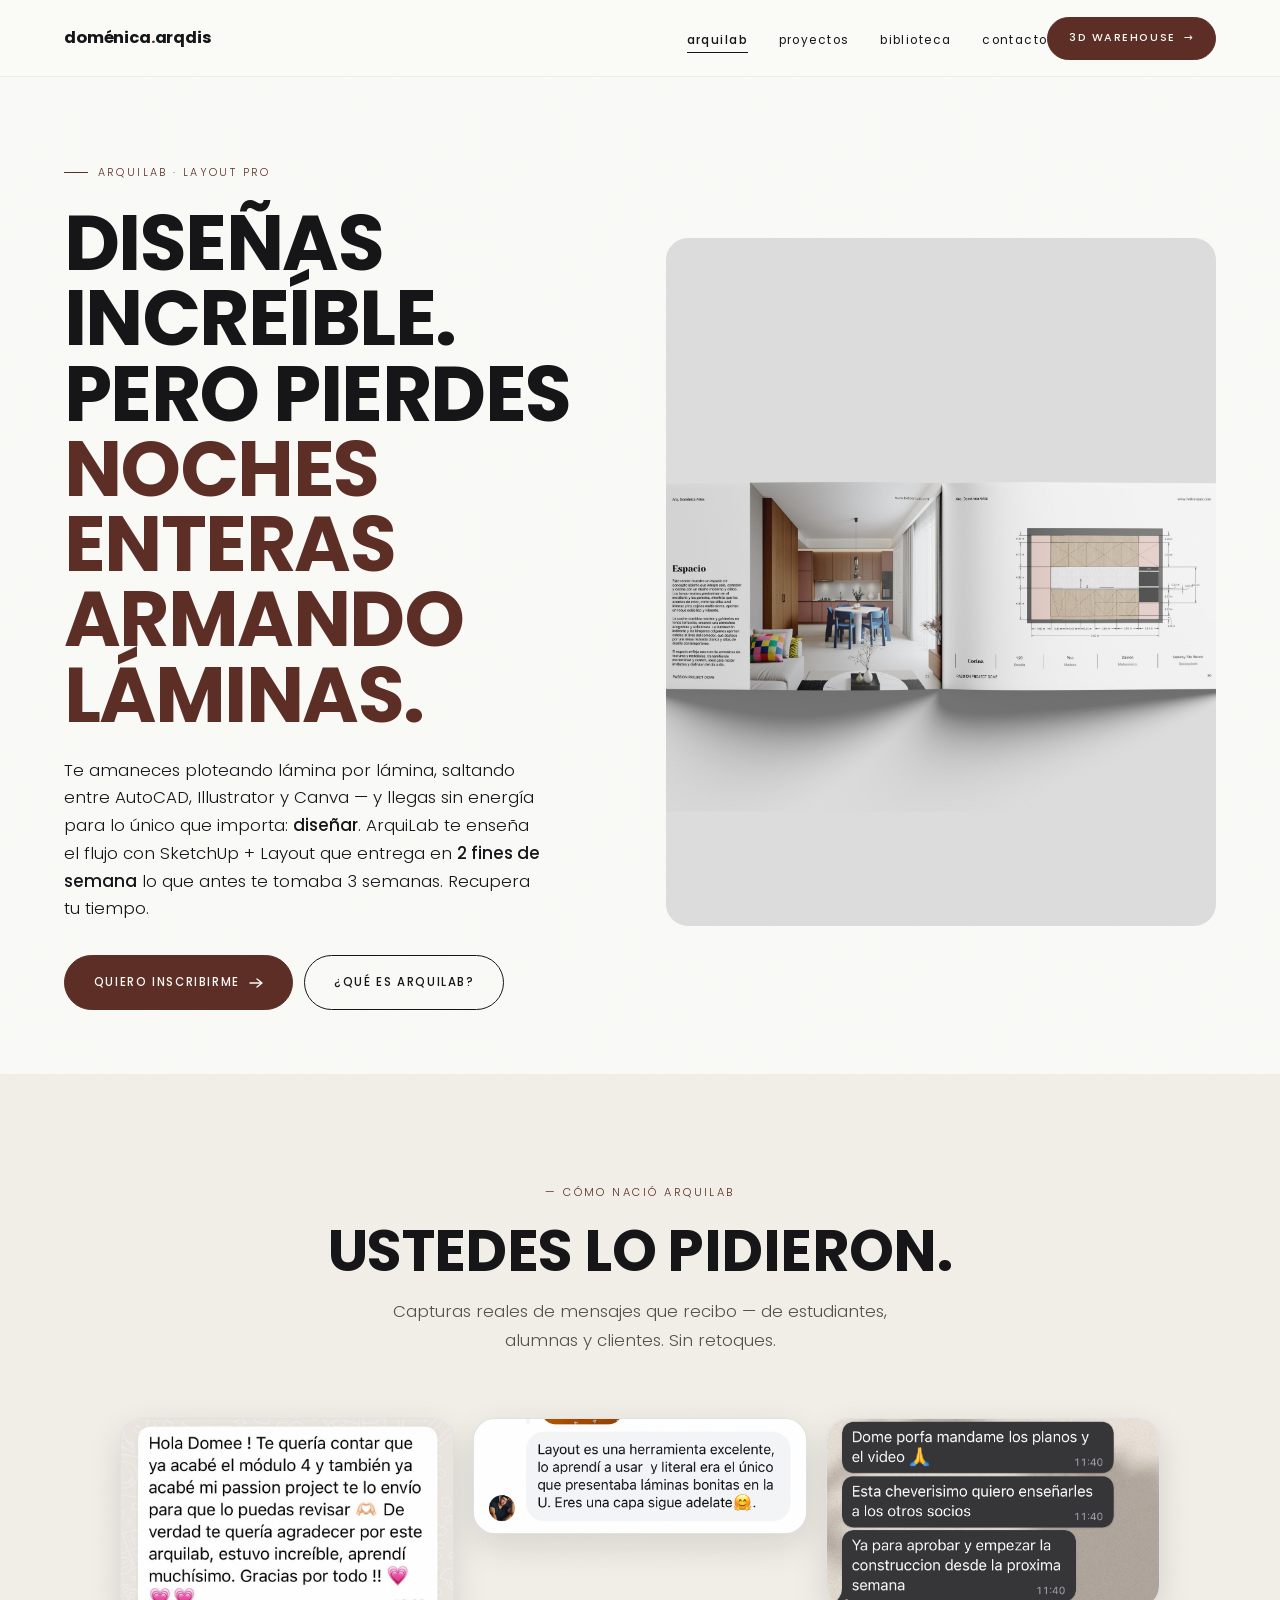
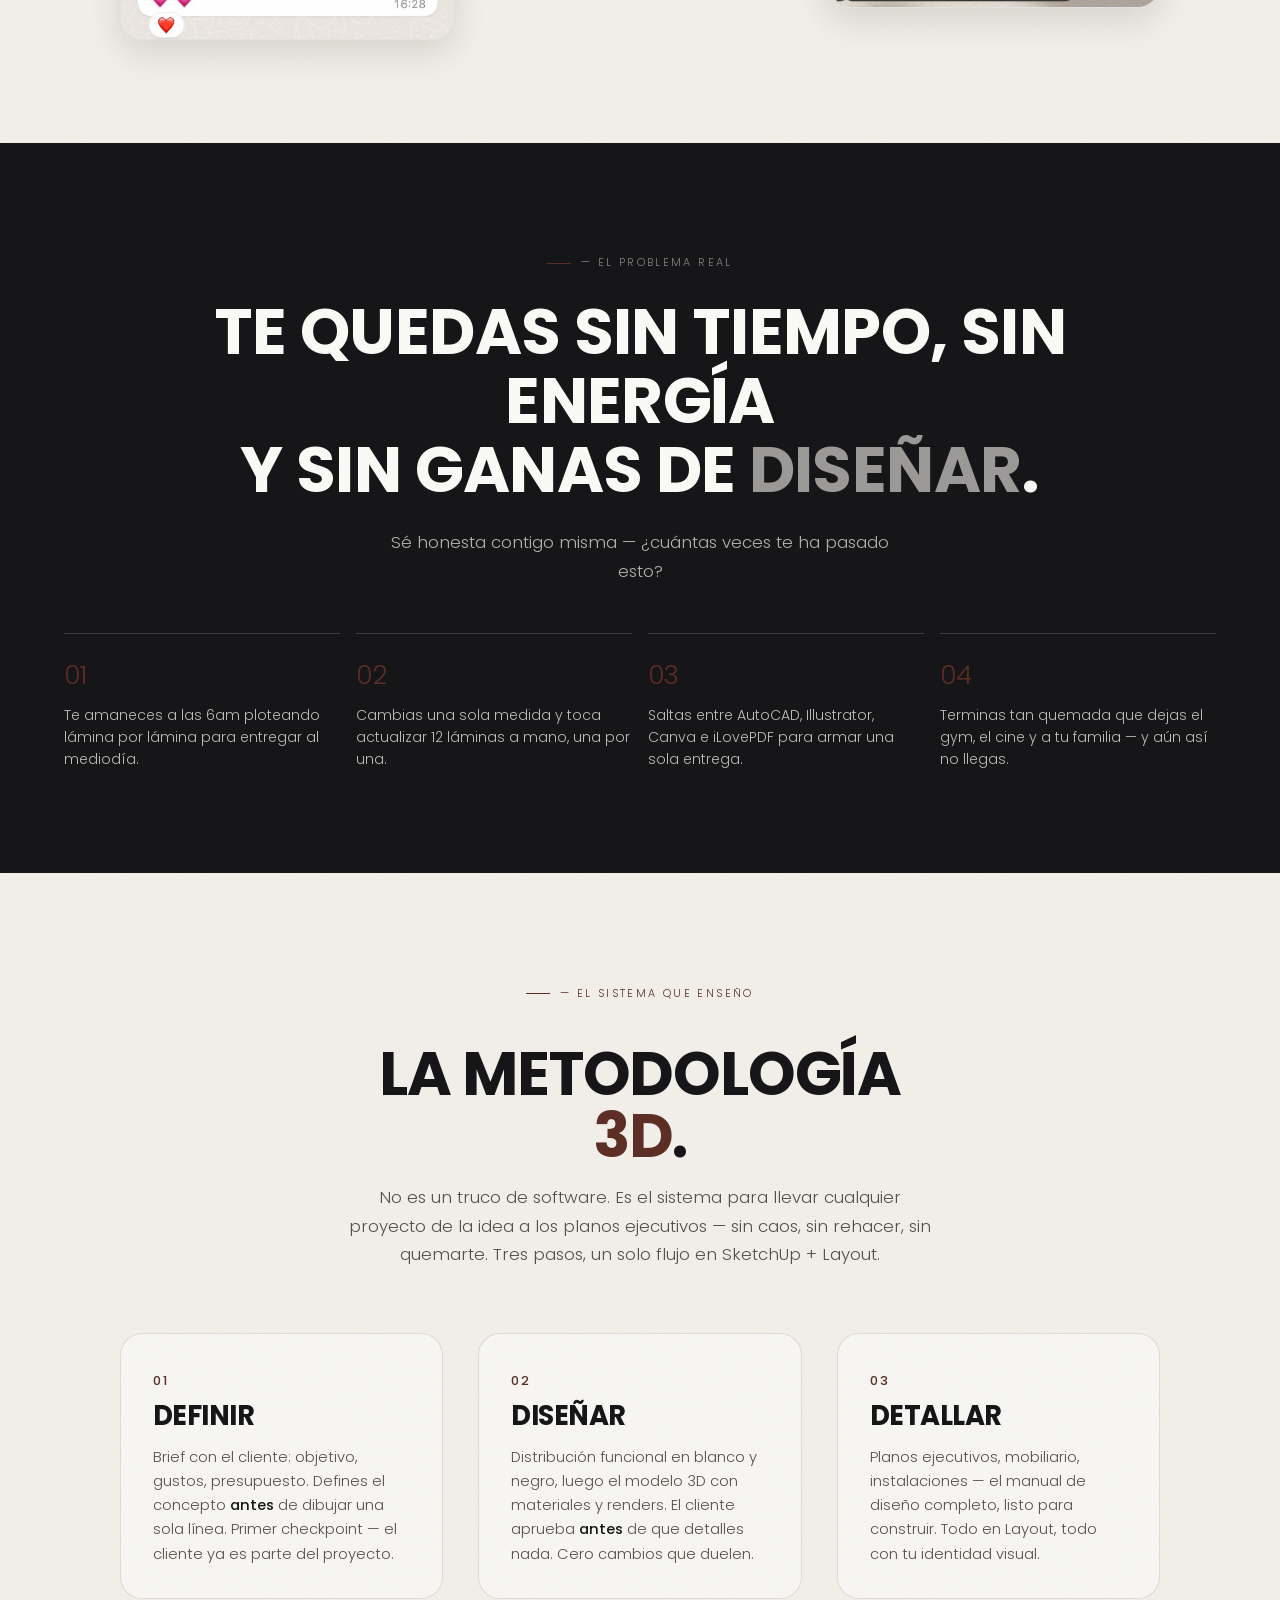
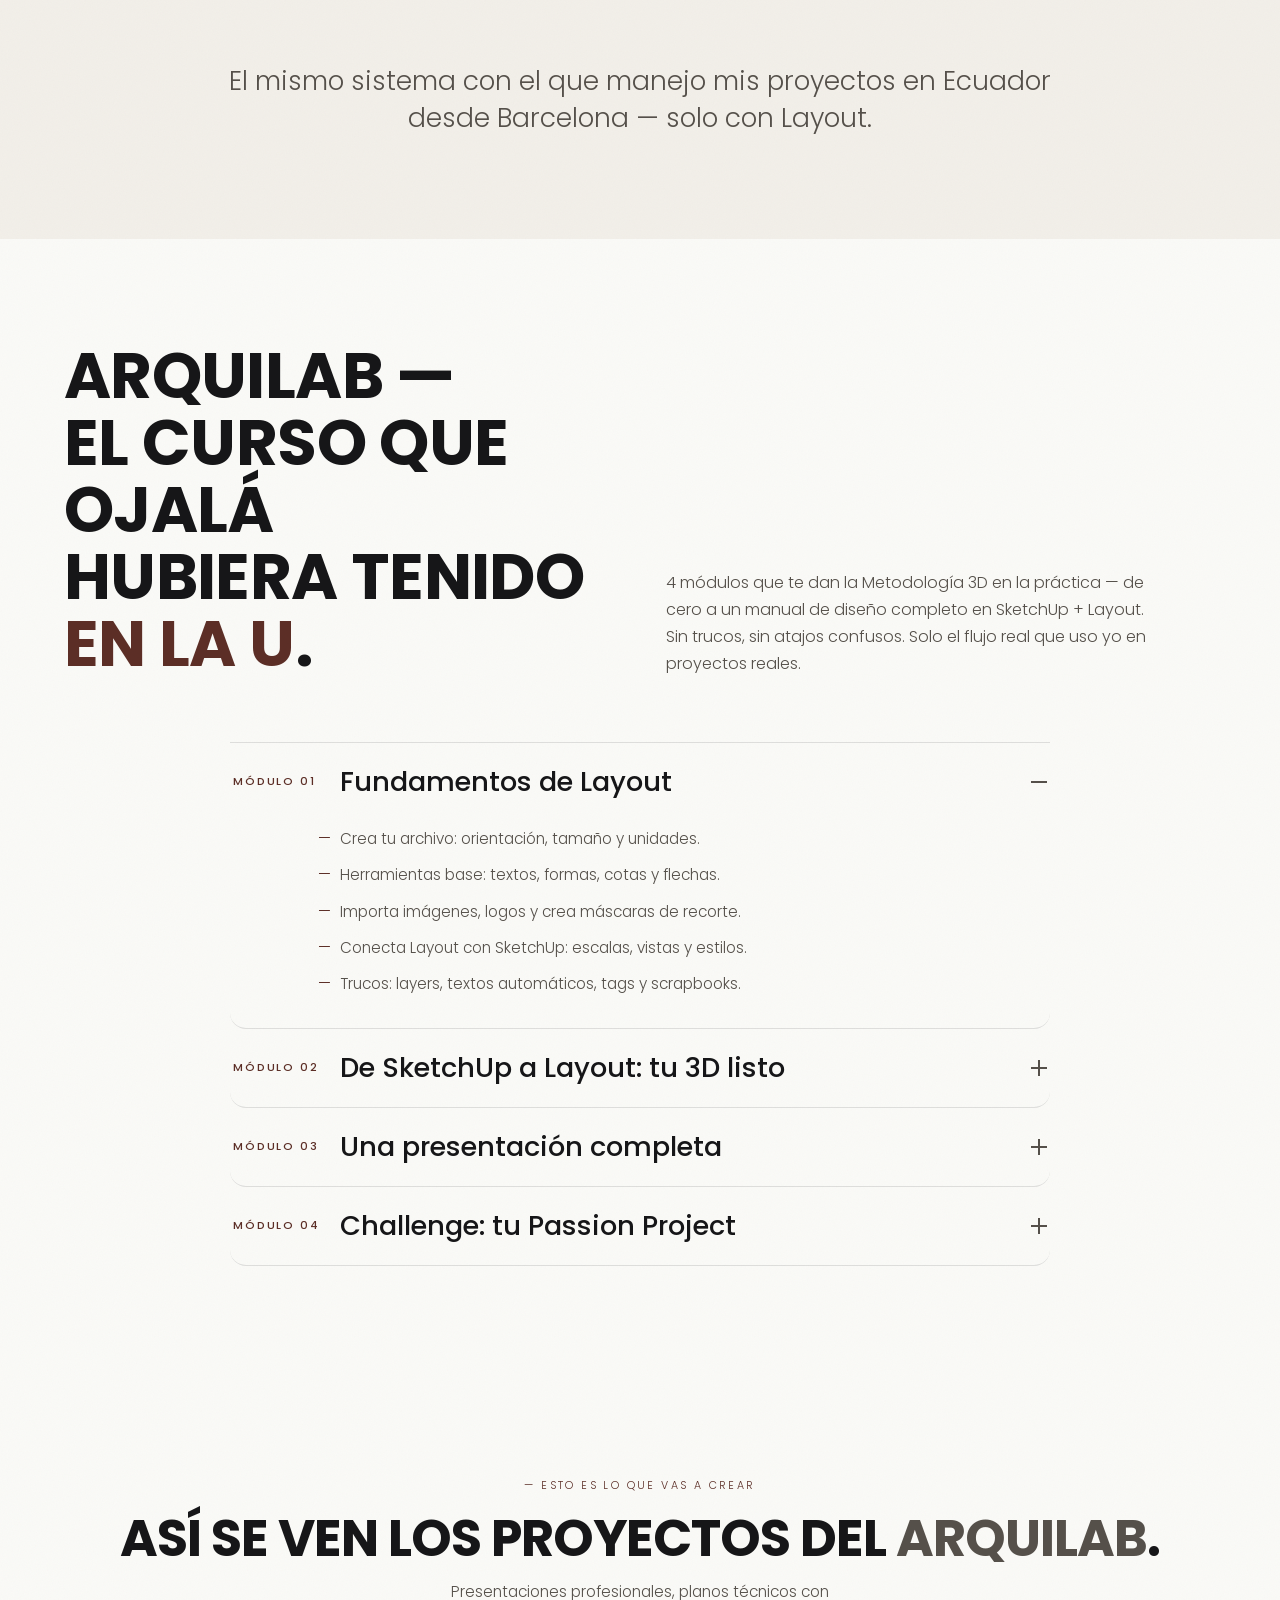
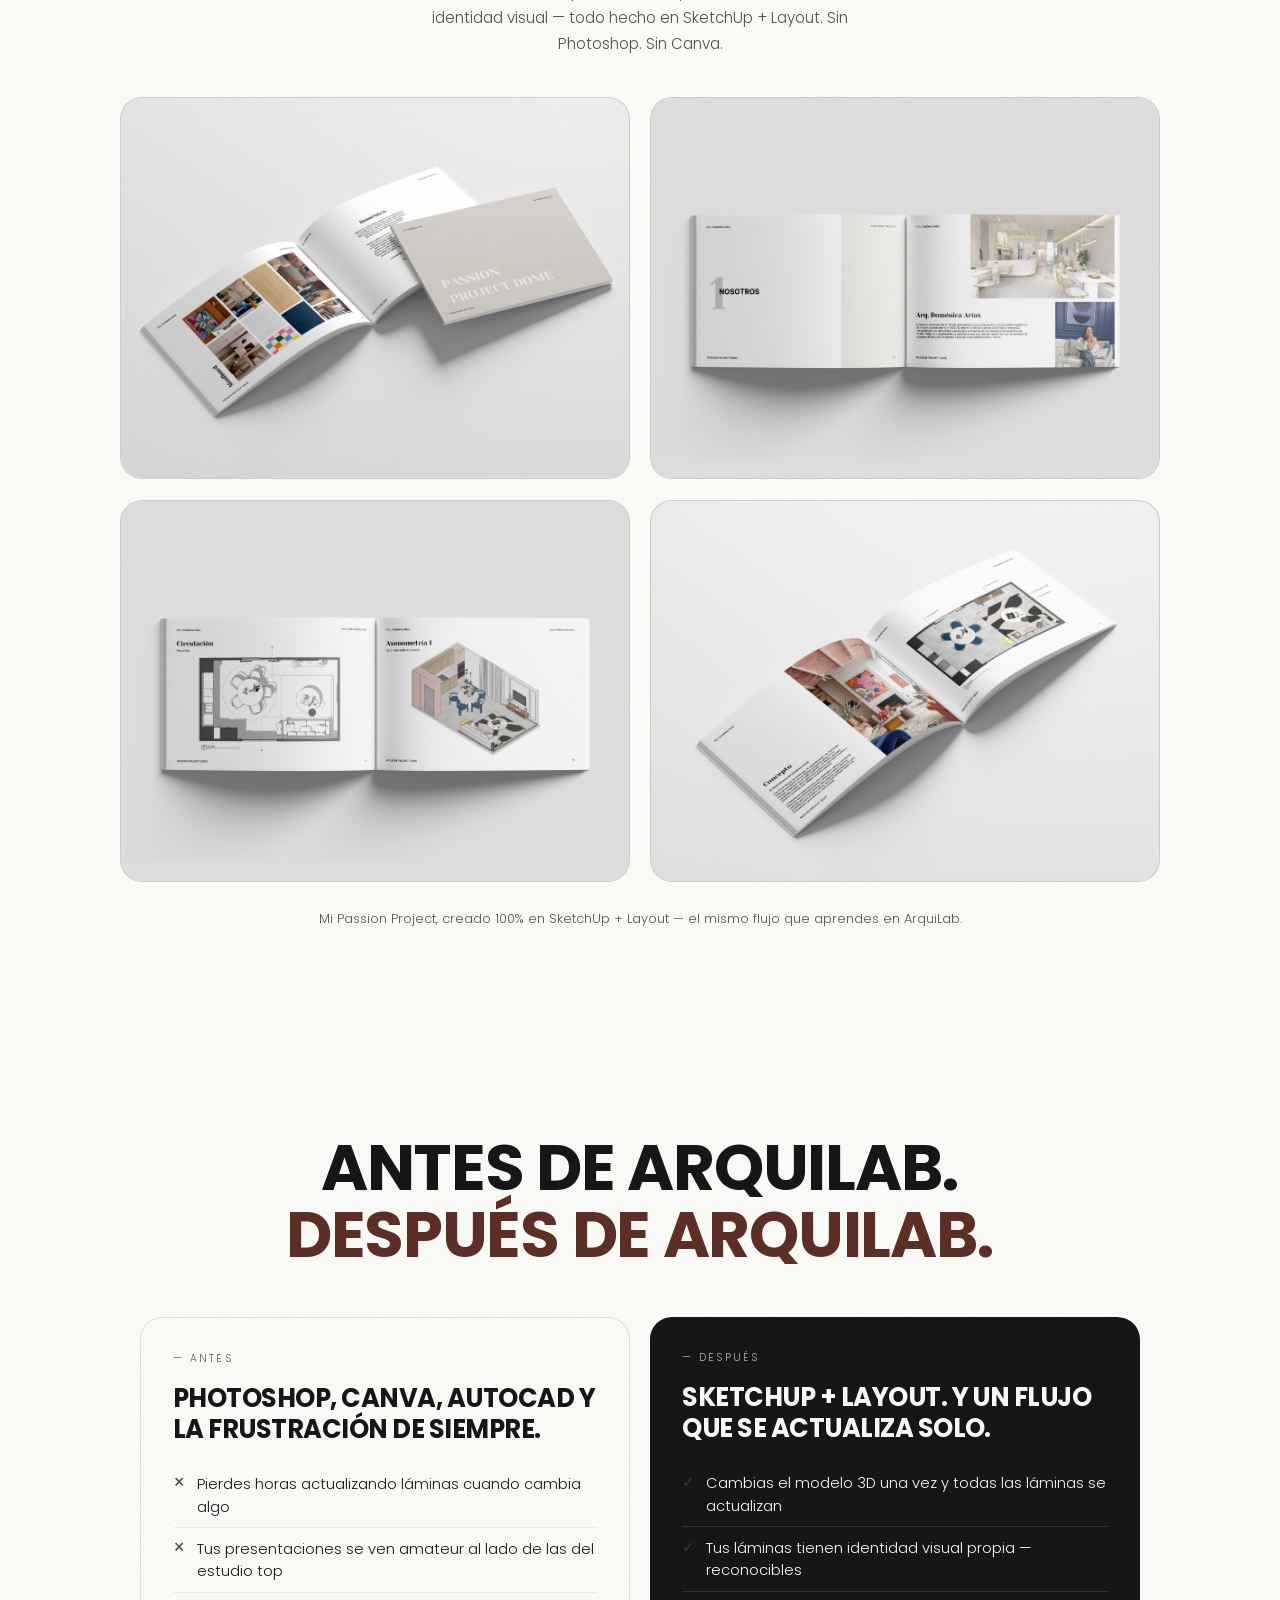
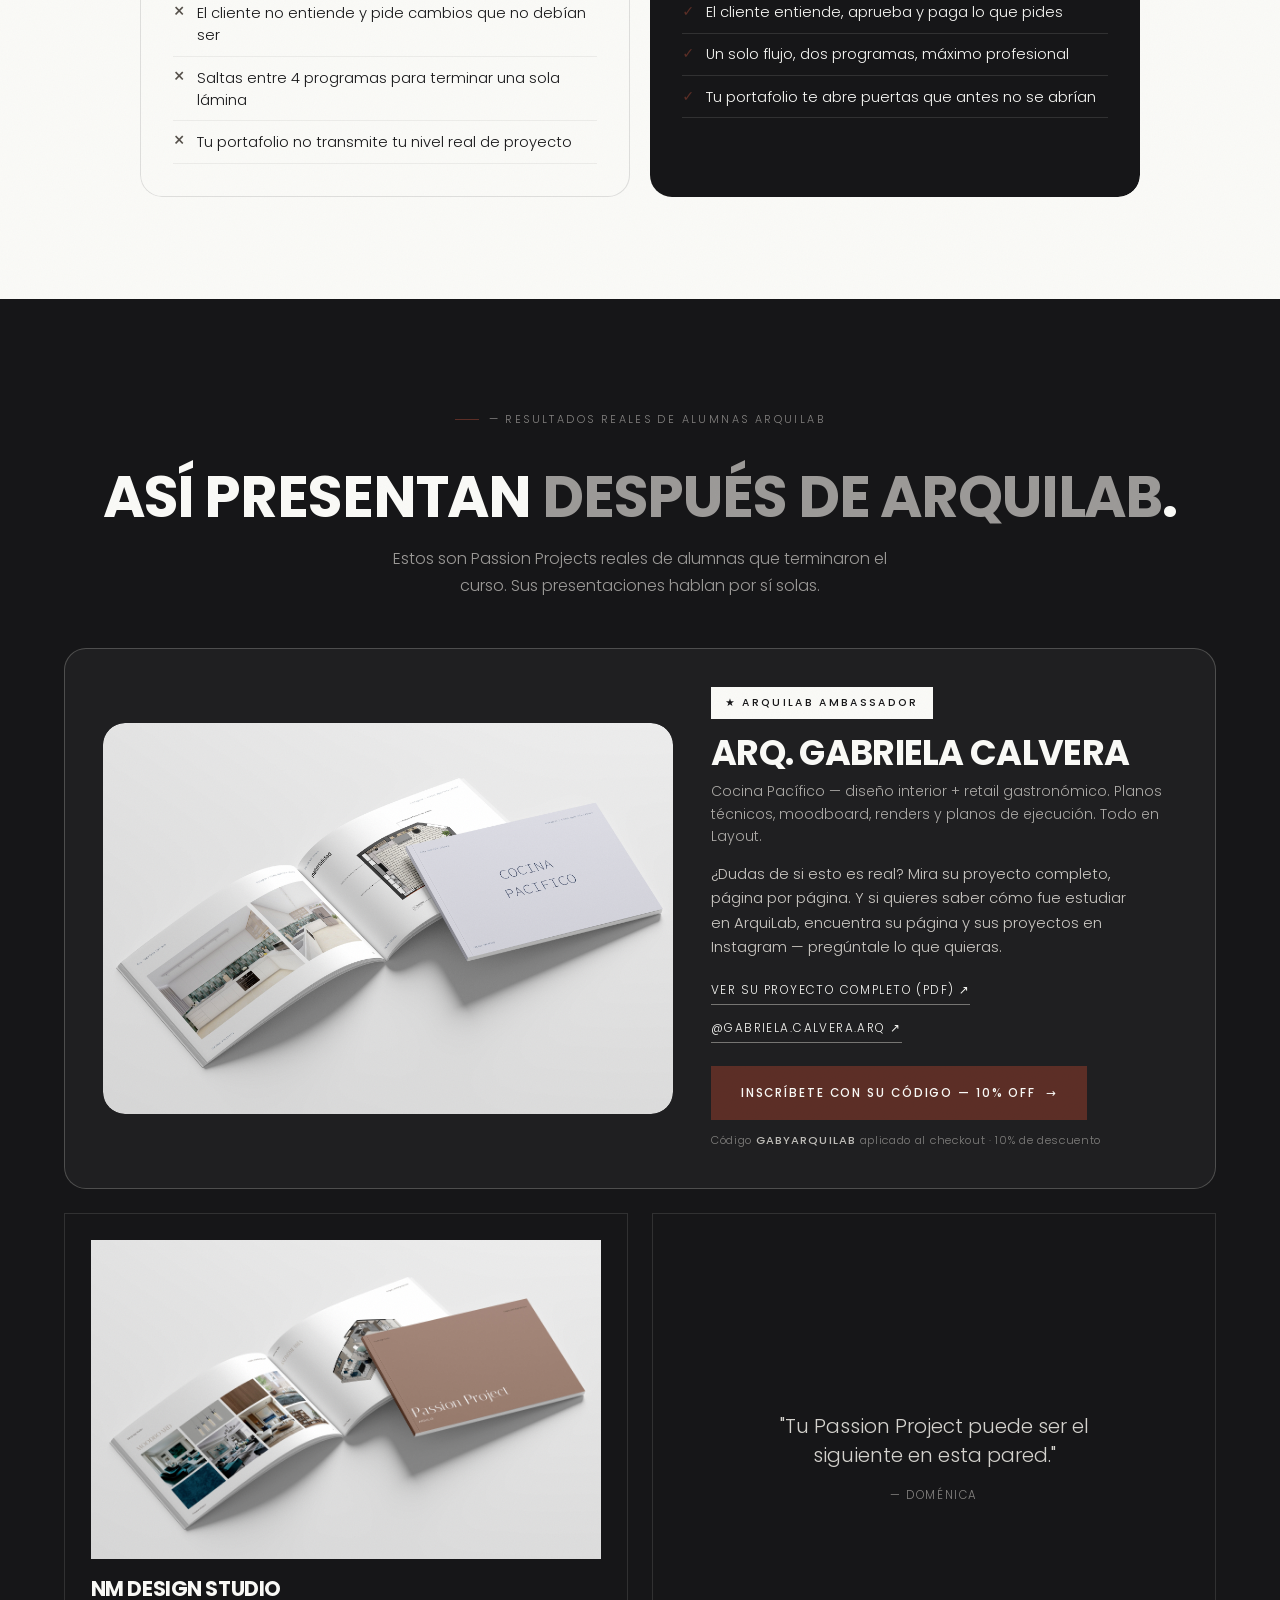
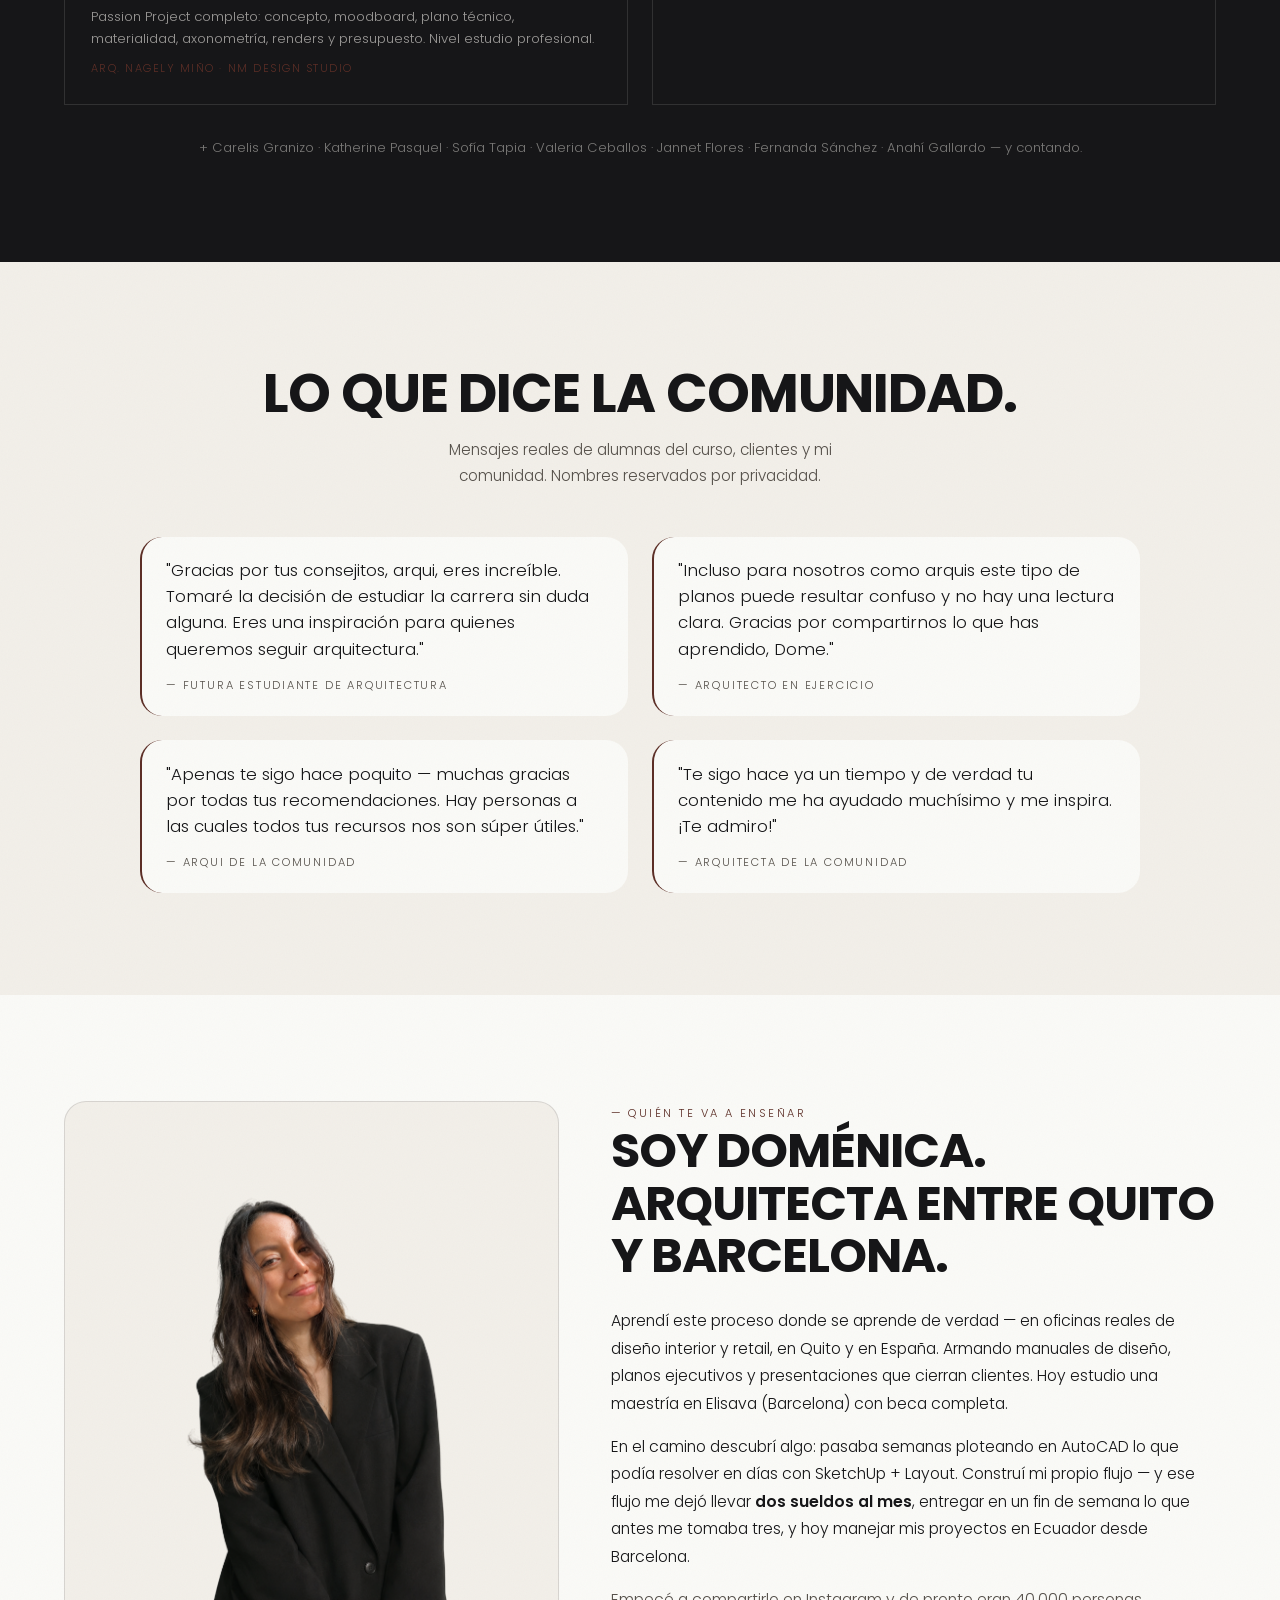
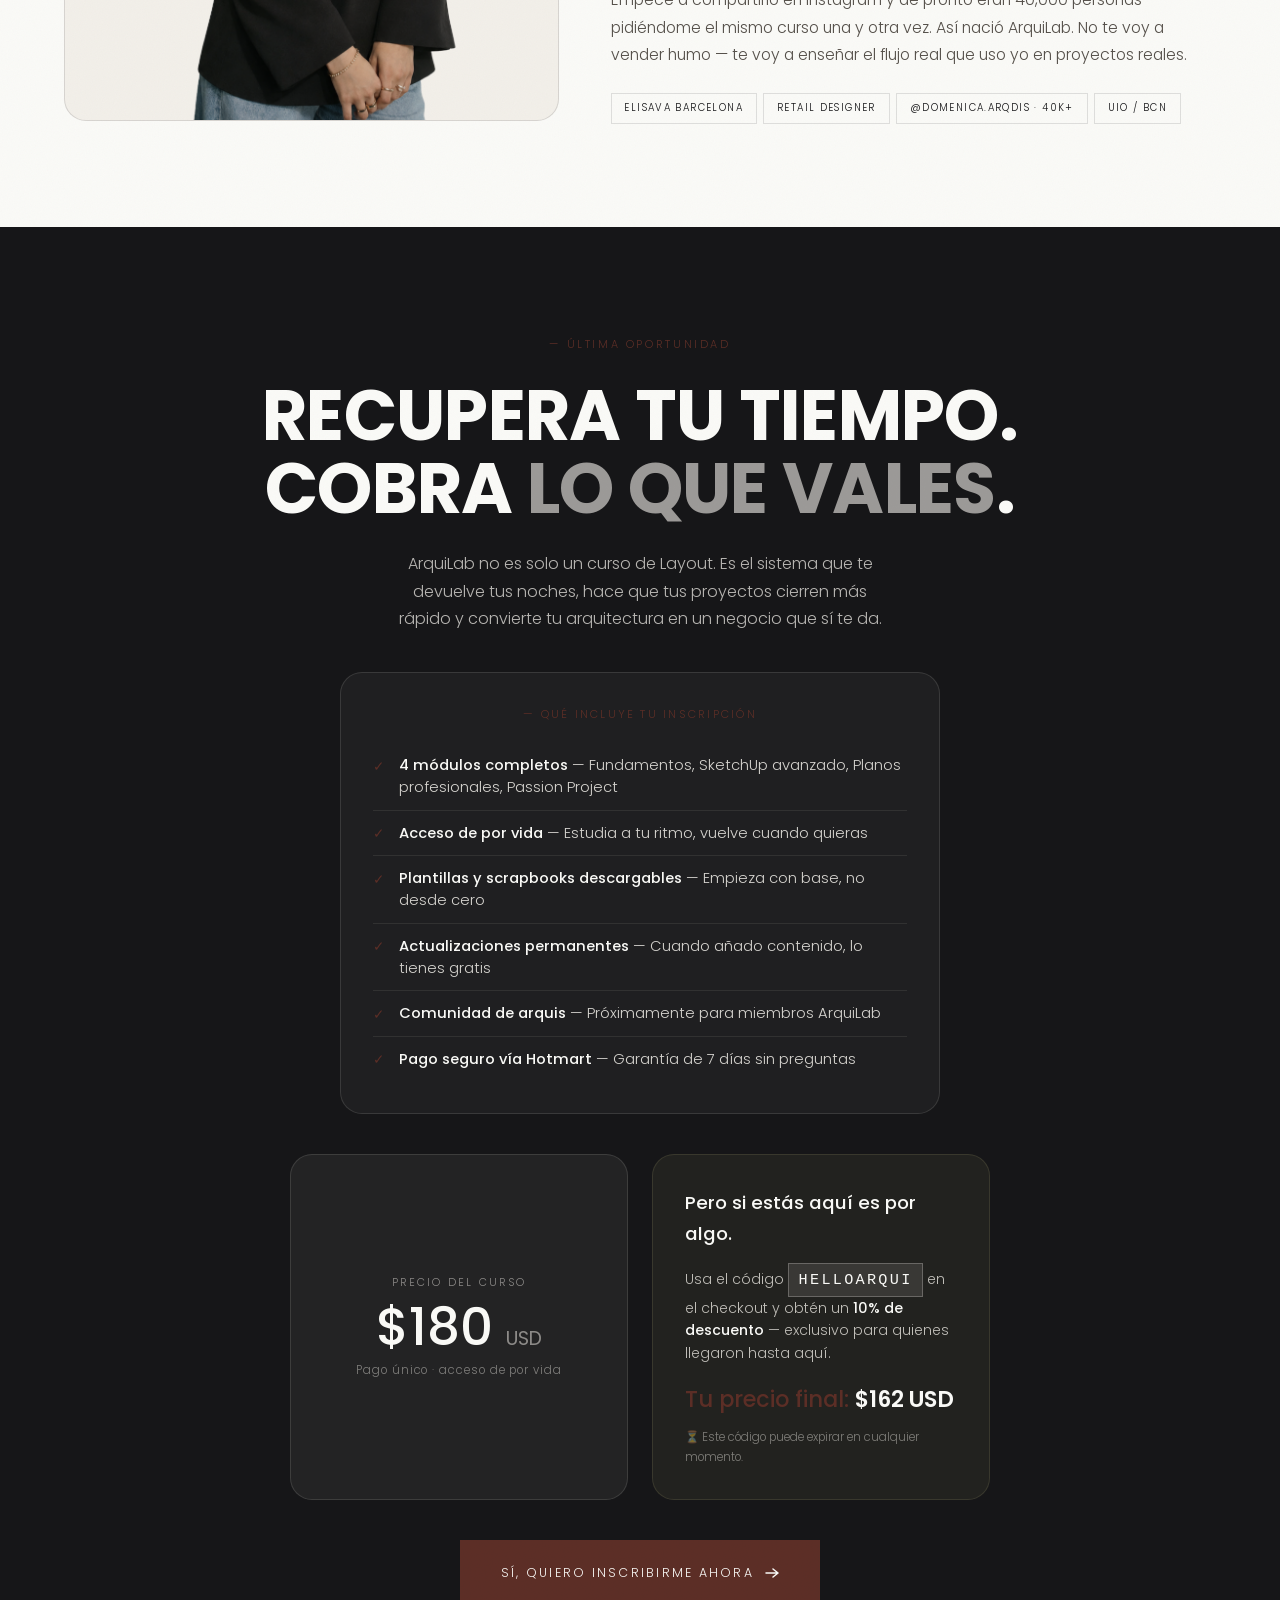
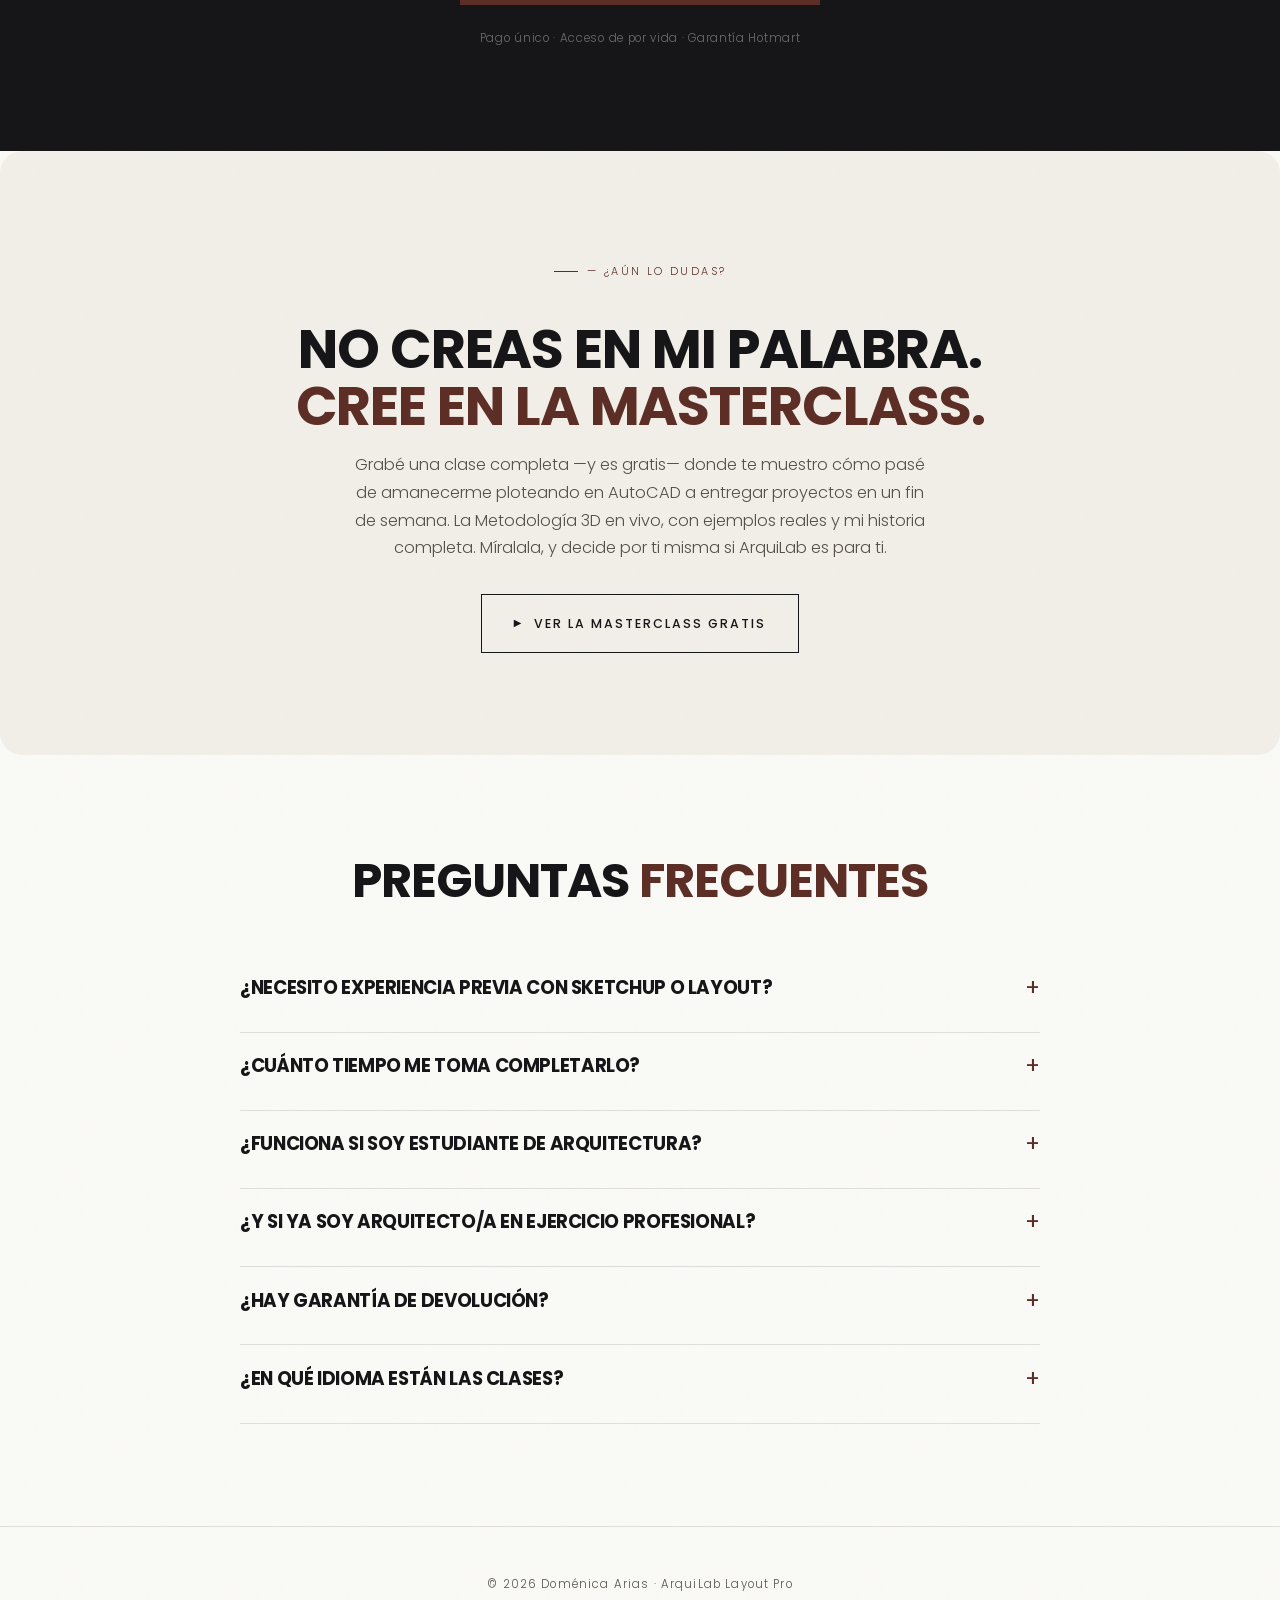
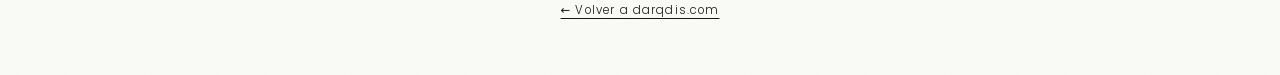
<file: arquilab.html>
<!DOCTYPE html>
<html lang="es">
<head>
<!-- Google tag (gtag.js) -->
<script async src="https://www.googletagmanager.com/gtag/js?id=G-GLL4M44JNR"></script>
<script>
  window.dataLayer = window.dataLayer || [];
  function gtag(){dataLayer.push(arguments);}
  gtag('js', new Date());

  gtag('config', 'G-GLL4M44JNR');
</script>
<meta charset="UTF-8">
<meta name="viewport" content="width=device-width, initial-scale=1.0">
<title>ArquiLab — El curso de Layout para arquitectos · Doménica Arias</title>
<meta name="description" content="ArquiLab es el curso de Layout Pro que te enseña a crear presentaciones arquitectónicas profesionales con SketchUp + Layout. Sin Photoshop, sin Canva. Por Doménica Arias.">
<meta property="og:title" content="ArquiLab — Layout Pro para arquitectos">
<meta property="og:description" content="Aprende a presentar tus proyectos como un estudio europeo. Solo SketchUp + Layout. Curso por Doménica Arias.">
<meta property="og:type" content="website">
<link rel="preconnect" href="https://fonts.googleapis.com">
<link rel="preconnect" href="https://fonts.gstatic.com" crossorigin>
<link rel="stylesheet" href="https://fonts.googleapis.com/css2?family=Poppins:ital,wght@0,300;0,400;0,500;0,600;0,700;1,400&display=swap">
<style>


/* Poppins se carga con <link> en el <head> (el @import aquí lo ignora el navegador por ir tras @font-face) */

:root {
  /* Ritmo de fondos: blanco domina · beige de acento · espresso de impacto. */
  --bone:      #FAFAF7;   /* blanco por defecto (fondo dominante) */
  --beige:     #F0EDE6;   /* acento cálido — solo algunas bandas */
  --espresso:  #1A1714;   /* impacto — problema, oferta */
  --ink:       #111009;   /* texto principal */
  --ink-soft:  #3D3830;   /* texto secundario */
  --olive:     #6E6A4D;   /* detalle: punto, kickers, bordes activos */
  --oxblood:   #5C2E26;   /* dinero: CTAs de ArquiLab */
  --accent:    #6E6A4D;   /* alias de olive (uso interno de esta página) */
  --line:      rgba(17, 16, 9, 0.12);
  --line-2:    rgba(17, 16, 9, 0.06);
  --serif: 'Poppins', system-ui, -apple-system, sans-serif;
  --sans: 'Poppins', system-ui, -apple-system, sans-serif;
  --ease:      cubic-bezier(0.22, 1, 0.36, 1);
  --inset:     clamp(22px, 5vw, 80px);
  --bandY:     clamp(4rem, 8vw, 6.5rem);
}

* { margin: 0; padding: 0; box-sizing: border-box; }
html { scroll-behavior: smooth; -webkit-text-size-adjust: 100%; font-size: 106.25%; }

body {
  font-family: var(--sans);
  background: var(--bone);
  color: var(--ink);
  font-weight: 400;
  line-height: 1.7;
  -webkit-font-smoothing: antialiased;
}

.sheet {
  width: 100%; background: var(--bone);
  position: relative; overflow: hidden;
}

.grain {
  position: absolute; inset: 0; z-index: 60; pointer-events: none;
  opacity: 0.035; mix-blend-mode: multiply;
  background-image: url("data:image/svg+xml,%3Csvg xmlns='http://www.w3.org/2000/svg' width='200' height='200'%3E%3Cfilter id='n'%3E%3CfeTurbulence type='fractalNoise' baseFrequency='0.82' numOctaves='3' stitchTiles='stitch'/%3E%3C/filter%3E%3Crect width='100%25' height='100%25' filter='url(%23n)'/%3E%3C/svg%3E");
}

/* ============================================================
   NAV
   ============================================================ */
.nav {
  position: sticky; top: 0; z-index: 70;
  display: flex; align-items: center; justify-content: space-between;
  padding: 1.05rem var(--inset);
  background: rgba(250,250,247,0.92);
  backdrop-filter: blur(12px); -webkit-backdrop-filter: blur(12px);
  border-bottom: 1px solid var(--line-2);
}
.nav__brand { font-family: var(--sans); font-weight: 700; font-size: 1.02rem; letter-spacing: 0.01em; text-decoration: none; color: var(--ink); }
.nav__brand .dot { color: var(--olive); }
.nav__links { margin-left:auto; display: flex; gap: clamp(1.1rem, 2.4vw, 2.4rem); list-style: none; align-items: center; }
.nav__links a {
  font-family: var(--sans); font-size: 0.74rem; font-weight: 400;
  letter-spacing: 0.14em; text-transform: lowercase; text-decoration: none;
  color: var(--ink); position: relative; padding: 0.3rem 0;
}
.nav__links a::after { content: ''; position: absolute; left: 0; bottom: -1px; width: 0; height: 1px; background: var(--ink); transition: width 0.4s var(--ease); }
.nav__links a:hover::after, .nav__links a.active::after { width: 100%; }
.nav__links a.active { font-weight: 500; }
.nav__right { display: flex; align-items: center; gap: 0.9rem; }
.nav__toggle { display: none; background: none; border: none; cursor: pointer; padding: 0.5rem; flex-direction: column; gap: 5px; }
.nav__toggle span { display: block; width: 25px; height: 1.5px; background: var(--ink); transition: transform 0.4s var(--ease), opacity 0.3s; }
.nav.open .nav__toggle span:nth-child(1) { transform: translateY(6.5px) rotate(45deg); }
.nav.open .nav__toggle span:nth-child(2) { opacity: 0; }
.nav.open .nav__toggle span:nth-child(3) { transform: translateY(-6.5px) rotate(-45deg); }
.nav-cta {
  display: inline-flex; align-items: center; gap: 0.5rem;
  font-family: var(--sans); font-weight: 500; font-size: 0.68rem;
  letter-spacing: 0.2em; text-transform: uppercase; text-decoration: none;
  color: var(--bone); background: var(--oxblood);
  border: 1.5px solid var(--oxblood); padding: 0.7rem 1.3rem;
  transition: background 0.4s var(--ease), border-color 0.4s var(--ease);
}
.nav-cta:hover { background: var(--ink); border-color: var(--ink); }
.nav-cta .arrow { transition: transform 0.4s var(--ease); }
.nav-cta:hover .arrow { transform: translateX(4px); }
@media (max-width: 720px) {
  .nav__links {
    position: fixed; top: 0; right: 0; bottom: 0; width: min(80vw, 320px);
    background: var(--bone); flex-direction: column; align-items: flex-start; justify-content: center;
    gap: 1.6rem; padding: 2rem 2.2rem; transform: translateX(100%); transition: transform 0.55s var(--ease);
    box-shadow: -20px 0 60px rgba(0,0,0,0.18); z-index: 75;
  }
  .nav.open .nav__links { transform: translateX(0); }
  .nav__links a { font-size: 1rem; }
  .nav__toggle { display: flex; z-index: 76; }
}
@media (max-width: 480px) { .nav-cta .arrow { display: none; } .nav-cta { padding: 0.6rem 0.9rem; } }

/* ============================================================
   HERO — "Ustedes lo pidieron"
   ============================================================ */
.al-hero {
  padding: clamp(3rem, 6vw, 5rem) var(--inset) clamp(2.5rem, 5vw, 4rem);
  display: grid; grid-template-columns: 1fr 1fr;
  gap: clamp(2rem, 4vw, 4rem); align-items: center;
}
.al-hero__kicker {
  display: inline-flex; align-items: center; gap: 0.6rem;
  font-family: var(--sans); font-size: 0.68rem;
  letter-spacing: 0.22em; text-transform: uppercase;
  color: var(--accent); margin-bottom: 1.5rem;
}
.al-hero__kicker::before {
  content: ''; width: 24px; height: 1px; background: var(--accent);
}
.al-hero__title {
  font-family: var(--serif);
  font-size: clamp(3rem, 6vw, 5.4rem);
  font-weight: 500; line-height: 0.98;
  color: var(--ink); letter-spacing: -0.02em;
  margin-bottom: 1.5rem;
}
.al-hero__title em { font-style: normal; font-weight: 400; color: var(--oxblood); }
.al-hero__sub {
  font-size: 1.05rem; color: var(--ink); line-height: 1.65;
  margin-bottom: 2rem; max-width: 48ch;
}
.al-hero__sub strong { font-weight: 500; }
.al-hero__ctas { display: flex; gap: 0.7rem; flex-wrap: wrap; }
.al-btn {
  display: inline-flex; align-items: center; gap: 0.6rem;
  font-family: var(--sans); font-size: 0.72rem;
  letter-spacing: 0.16em; text-transform: uppercase;
  padding: 1.05rem 1.8rem; text-decoration: none;
  transition: all 0.4s var(--ease); cursor: pointer; border: 1px solid var(--ink);
}
.al-btn--solid { background: var(--oxblood); color: var(--bone); border-color: var(--oxblood); }
.al-btn--solid:hover { background: var(--ink); border-color: var(--ink); gap: 0.9rem; }
.al-btn--ghost { background: transparent; color: var(--ink); }
.al-btn--ghost:hover { background: var(--ink); color: var(--bone); gap: 0.9rem; }
.al-btn svg { transition: transform 0.4s var(--ease); }

.al-hero__visual {
  position: relative; aspect-ratio: 4 / 5; overflow: hidden;
  background: #E9E7E2;
}
.al-hero__visual img {
  width: 100%; height: 100%;
  object-fit: cover; object-position: center;
  display: block;
}

/* ============================================================
   PETICIÓN — "Ustedes me lo pidieron"
   ============================================================ */
.al-request {
  padding: var(--bandY) var(--inset);
  background: var(--beige);
  position: relative;
}
.al-request__head { text-align: center; margin-bottom: clamp(2.5rem, 5vw, 4rem); }
.al-request__kicker {
  font-family: var(--sans); font-size: 0.7rem;
  letter-spacing: 0.22em; text-transform: uppercase;
  color: var(--accent); margin-bottom: 1.2rem;
  display: inline-block;
}
.al-request__title {
  font-family: var(--serif);
  font-size: clamp(2.2rem, 4.5vw, 3.6rem);
  font-weight: 500; line-height: 1.05;
  color: var(--ink); letter-spacing: -0.01em;
  margin-bottom: 1rem;
}
.al-request__title em { font-style: normal; font-weight: 400; }
.al-request__sub {
  font-size: 1.05rem; color: var(--ink-soft);
  max-width: 56ch; margin: 0 auto;
}

.al-messages {
  display: grid; grid-template-columns: repeat(3, 1fr);
  gap: clamp(1rem, 2vw, 1.8rem);
  margin-top: 2rem;
}
.al-msg {
  background: var(--bone); padding: 1.5rem 1.6rem;
  border: 1px solid var(--line); position: relative;
  font-family: var(--sans); font-size: 0.9rem;
  color: var(--ink); line-height: 1.6;
}
.al-msg__head {
  display: flex; align-items: center; gap: 0.7rem;
  margin-bottom: 0.9rem; padding-bottom: 0.7rem;
  border-bottom: 1px solid var(--line-2);
}
.al-msg__avatar {
  width: 32px; height: 32px; border-radius: 50%;
  background: var(--olive); color: var(--bone);
  display: flex; align-items: center; justify-content: center;
  font-family: var(--serif); font-size: 0.85rem;
  font-weight: 500; flex-shrink: 0;
}
.al-msg__name {
  font-family: var(--sans); font-size: 0.72rem;
  letter-spacing: 0.06em; color: var(--ink-soft);
  text-transform: uppercase;
}
.al-msg__text { font-style: normal; }
.al-msg__text::before { content: '"'; font-family: var(--serif); font-size: 2rem; color: var(--accent); float: left; line-height: 1; margin-right: 0.3rem; margin-top: -0.2rem; }

/* ============================================================
   PROBLEMA — el dolor real
   ============================================================ */
.al-problem {
  padding: var(--bandY) var(--inset);
  background: var(--espresso);
  color: var(--bone);
  text-align: center;
}
.al-problem__title {
  font-family: var(--serif);
  font-size: clamp(2.2rem, 5vw, 4rem);
  font-weight: 400; line-height: 1.08;
  letter-spacing: -0.01em;
  max-width: 22ch; margin: 0 auto 1.5rem;
}
.al-problem__title em { font-style: normal; color: rgba(247,244,238,0.6); }
.al-problem__list {
  display: grid; grid-template-columns: repeat(4, 1fr);
  gap: 1rem; margin-top: 3rem;
}
.al-problem__item {
  text-align: left; padding-top: 1.2rem;
  border-top: 1px solid rgba(247,244,238,0.18);
}
.al-problem__num {
  font-family: var(--serif); font-size: 1.6rem;
  color: var(--accent); display: block; margin-bottom: 0.5rem;
}
.al-problem__text {
  font-family: var(--sans); font-size: 0.88rem;
  color: rgba(247,244,238,0.75); line-height: 1.55;
}

/* ============================================================
   SOLUCIÓN — ArquiLab presentado
   ============================================================ */
.al-solution {
  padding: var(--bandY) var(--inset);
  background: var(--bone);
}
.al-solution__head {
  display: grid; grid-template-columns: 1fr 1fr;
  gap: clamp(2rem, 4vw, 4rem);
  align-items: end; margin-bottom: clamp(2.5rem, 5vw, 4rem);
}
.al-solution__title {
  font-family: var(--serif);
  font-size: clamp(2.4rem, 5vw, 4rem);
  font-weight: 500; line-height: 1.05;
  letter-spacing: -0.01em;
}
.al-solution__title em { font-style: normal; font-weight: 400; color: var(--oxblood); }
.al-solution__lead {
  font-size: 1rem; color: var(--ink-soft); line-height: 1.7;
  max-width: 50ch;
}

.al-modules { display: grid; grid-template-columns: repeat(2, 1fr); gap: 1.5rem; }
.al-module {
  border: 1px solid var(--line); padding: 1.8rem 1.6rem;
  transition: all 0.4s var(--ease);
}
.al-module:hover { border-color: var(--ink); background: rgba(42,38,32,0.025); }
.al-module__num {
  font-family: var(--serif); font-size: 0.75rem;
  letter-spacing: 0.18em; color: var(--accent);
  margin-bottom: 1rem; display: block;
}
.al-module__title {
  font-family: var(--serif); font-size: 1.45rem;
  font-weight: 500; color: var(--ink); margin-bottom: 0.8rem;
  line-height: 1.2;
}
.al-module__desc {
  font-family: var(--sans); font-size: 0.88rem;
  color: var(--ink-soft); line-height: 1.7;
}

/* ============================================================
   RESULTS / TRANSFORM
   ============================================================ */
.al-results {
  padding: var(--bandY) var(--inset);
  background: var(--bone);
}
.al-results__head { text-align: center; margin-bottom: 3rem; }
.al-results__title {
  font-family: var(--serif);
  font-size: clamp(2.4rem, 5vw, 4rem);
  font-weight: 500; line-height: 1.05;
}
.al-results__title em { font-style: normal; font-weight: 400; color: var(--oxblood); }
.al-compare {
  display: grid; grid-template-columns: 1fr 1fr;
  gap: 1.5rem; max-width: 1000px; margin: 0 auto;
}
.al-compare__col { padding: 2rem; }
.al-compare__col--before {
  background: var(--bone); border: 1px solid var(--line);
}
.al-compare__col--after {
  background: var(--ink); color: var(--bone);
}
.al-compare__label {
  font-family: var(--sans); font-size: 0.65rem;
  letter-spacing: 0.22em; text-transform: uppercase;
  margin-bottom: 1rem; opacity: 0.7;
}
.al-compare__title {
  font-family: var(--serif); font-size: 1.6rem;
  font-weight: 500; line-height: 1.2; margin-bottom: 1.2rem;
}
.al-compare__list { list-style: none; padding: 0; }
.al-compare__list li {
  padding: 0.6rem 0;
  border-bottom: 1px solid var(--line-2);
  font-size: 0.92rem; line-height: 1.5;
  padding-left: 1.5rem; position: relative;
}
.al-compare__col--after .al-compare__list li {
  border-bottom-color: rgba(247,244,238,0.12);
}
.al-compare__list li::before {
  position: absolute; left: 0; top: 0.6rem;
}
.al-compare__col--before .al-compare__list li::before {
  content: '×'; color: var(--ink-soft); font-size: 1.2rem; line-height: 1; font-weight: 400;
}
.al-compare__col--after .al-compare__list li::before {
  content: '✓'; color: var(--accent); font-size: 0.9rem; font-weight: 500;
}

/* ============================================================
   TESTIMONIOS REALES
   ============================================================ */
.al-testimonials {
  padding: var(--bandY) var(--inset);
  background: var(--beige);
}
.al-testimonials__head { text-align: center; margin-bottom: 3rem; }
.al-testimonials__title {
  font-family: var(--serif);
  font-size: clamp(2.2rem, 4.5vw, 3.4rem);
  font-weight: 500; line-height: 1.1; margin-bottom: 0.8rem;
}
.al-testimonials__title em { font-style: normal; font-weight: 400; }
.al-testimonials__sub {
  font-size: 0.95rem; color: var(--ink-soft);
  max-width: 50ch; margin: 0 auto;
}
.al-quotes {
  display: grid; grid-template-columns: repeat(2, 1fr);
  gap: 1.5rem; max-width: 1000px; margin: 0 auto;
}
.al-quote {
  border-left: 2px solid var(--accent);
  padding: 1.3rem 1.5rem;
  background: var(--bone);
}
.al-quote__text {
  font-family: var(--serif); font-size: 1.05rem;
  font-style: normal; color: var(--ink);
  line-height: 1.55; margin-bottom: 0.9rem;
}
.al-quote__author {
  font-family: var(--sans); font-size: 0.7rem;
  letter-spacing: 0.16em; text-transform: uppercase;
  color: var(--ink-soft);
}

/* ============================================================
   ABOUT — Doménica
   ============================================================ */
.al-about {
  padding: var(--bandY) var(--inset);
  background: var(--bone);
  display: grid; grid-template-columns: 0.9fr 1.1fr;
  gap: clamp(2rem, 4vw, 5rem); align-items: center;
}
.al-about__photo {
  aspect-ratio: 4/5;
  background: var(--beige);
  border: 1px solid var(--line);
  position: relative;
  overflow: hidden;
}
.al-about__photo img {
  width: 100%; height: 100%;
  object-fit: cover; object-position: center 15%;
  display: block;
}
.al-about__kicker {
  font-family: var(--sans); font-size: 0.7rem;
  letter-spacing: 0.22em; text-transform: uppercase;
  color: var(--accent); margin-bottom: 1.2rem;
}
.al-about__title {
  font-family: var(--serif);
  font-size: clamp(2rem, 4vw, 3rem);
  font-weight: 500; line-height: 1.1;
  margin-bottom: 1.5rem;
}
.al-about__title em { font-style: normal; }
.al-about__body p {
  font-size: 0.98rem; color: var(--ink); line-height: 1.75;
  margin-bottom: 1rem;
}
.al-about__body p:last-child { color: var(--ink-soft); font-style: normal; }
.al-about__creds {
  margin-top: 1.5rem; display: flex; flex-wrap: wrap; gap: 0.4rem;
}
.al-cred {
  font-family: var(--sans); font-size: 0.62rem;
  letter-spacing: 0.14em; text-transform: uppercase;
  color: var(--ink); border: 1px solid var(--line);
  padding: 0.4rem 0.8rem;
}

/* ============================================================
   OFERTA FINAL — CTA grande
   ============================================================ */
.al-offer {
  padding: var(--bandY) var(--inset);
  background: var(--espresso);
  color: var(--bone);
  text-align: center;
  position: relative;
}
.al-offer__kicker {
  font-family: var(--sans); font-size: 0.68rem;
  letter-spacing: 0.24em; text-transform: uppercase;
  color: var(--accent); margin-bottom: 1.5rem;
  display: inline-block;
}
.al-offer__title {
  font-family: var(--serif);
  font-size: clamp(2.4rem, 5.5vw, 4.4rem);
  font-weight: 500; line-height: 1.05;
  max-width: 18ch; margin: 0 auto 1.5rem;
  letter-spacing: -0.01em;
}
.al-offer__title em { font-style: normal; color: rgba(247,244,238,0.6); }
.al-offer__sub {
  font-size: 1rem; color: rgba(247,244,238,0.72);
  max-width: 50ch; margin: 0 auto 2.5rem; line-height: 1.7;
}
.al-offer__includes {
  background: rgba(247,244,238,0.04);
  border: 1px solid rgba(247,244,238,0.12);
  padding: 2rem; margin: 0 auto 2.5rem;
  max-width: 600px; text-align: left;
}
.al-offer__includes-title {
  font-family: var(--sans); font-size: 0.7rem;
  letter-spacing: 0.2em; text-transform: uppercase;
  color: var(--accent); margin-bottom: 1.2rem;
  text-align: center;
}
.al-offer__list { list-style: none; padding: 0; }
.al-offer__list li {
  padding: 0.7rem 0; padding-left: 1.6rem;
  border-bottom: 1px solid rgba(247,244,238,0.08);
  font-size: 0.92rem; line-height: 1.5;
  color: rgba(247,244,238,0.85);
  position: relative;
}
.al-offer__list li:last-child { border-bottom: none; }
.al-offer__list li::before {
  content: '✓'; color: var(--accent); font-size: 0.85rem;
  position: absolute; left: 0; top: 0.85rem; font-weight: 500;
}
.al-offer__list li strong { color: var(--bone); font-weight: 500; }

.al-offer__cta {
  display: inline-flex; align-items: center; gap: 0.7rem;
  font-family: var(--sans); font-size: 0.78rem;
  letter-spacing: 0.18em; text-transform: uppercase;
  background: var(--oxblood); color: var(--bone);
  border: 1px solid var(--oxblood);
  padding: 1.3rem 2.5rem;
  text-decoration: none;
  transition: all 0.4s var(--ease);
}
.al-offer__cta:hover { background: var(--bone); color: var(--ink); border-color: var(--bone); gap: 1rem; }
.al-offer__legal {
  font-family: var(--sans); font-size: 0.72rem;
  color: rgba(247,244,238,0.4); letter-spacing: 0.06em;
  margin-top: 1.5rem;
}

/* pricing block */
.al-offer__pricing {
  display: grid; grid-template-columns: 1fr 1fr;
  gap: 1.5rem; max-width: 700px; margin: 0 auto 2.5rem;
  text-align: left;
}
.al-offer__price-box {
  background: rgba(247,244,238,0.06);
  border: 1px solid rgba(247,244,238,0.12);
  padding: 2rem; display: flex; flex-direction: column;
  align-items: center; justify-content: center; text-align: center;
}
.al-offer__price-label {
  font-size: 0.68rem; letter-spacing: 0.2em; text-transform: uppercase;
  color: rgba(247,244,238,0.5); margin-bottom: 0.6rem;
}
.al-offer__price {
  font-family: var(--serif); font-size: 3.2rem;
  font-weight: 500; color: var(--bone); line-height: 1; margin-bottom: 0.5rem;
}
.al-offer__currency { font-size: 1.2rem; font-weight: 400; color: rgba(247,244,238,0.5); }
.al-offer__price-sub {
  font-size: 0.72rem; color: rgba(247,244,238,0.45);
  letter-spacing: 0.08em;
}
.al-offer__discount {
  background: rgba(110,106,77,0.15);
  border: 1px solid rgba(110,106,77,0.3);
  padding: 2rem;
}
.al-offer__discount-label {
  font-family: var(--serif); font-size: 1.15rem;
  font-weight: 500; font-style: normal; color: var(--bone);
  margin-bottom: 0.8rem;
}
.al-offer__discount-text {
  font-size: 0.88rem; color: rgba(247,244,238,0.75);
  line-height: 1.6; margin-bottom: 1rem;
}
.al-offer__discount-text strong { color: var(--bone); font-weight: 500; }
.al-offer__code {
  display: inline-block;
  background: rgba(247,244,238,0.1); border: 1px solid rgba(247,244,238,0.25);
  padding: 0.25rem 0.6rem; font-family: monospace;
  letter-spacing: 0.15em; font-size: 0.95rem; color: var(--bone);
}
.al-offer__discount-final {
  font-family: var(--serif); font-size: 1.4rem;
  font-weight: 500; color: var(--accent); margin-bottom: 0.6rem;
}
.al-offer__discount-final strong { color: var(--bone); }
.al-offer__discount-warn {
  font-size: 0.72rem; color: rgba(247,244,238,0.45);
  font-style: normal;
}

@media (max-width: 700px) {
  .al-offer__pricing { grid-template-columns: 1fr; }
}

/* ============================================================
   FAQ
   ============================================================ */
.al-faq { padding: var(--bandY) var(--inset); background: var(--bone); }
.al-faq__head { text-align: center; margin-bottom: 3rem; }
.al-faq__title {
  font-family: var(--serif);
  font-size: clamp(2rem, 4vw, 3rem);
  font-weight: 500;
}
.al-faq__title em { font-style: normal; font-weight: 400; color: var(--oxblood); }
.al-faq__list { max-width: 800px; margin: 0 auto; }
.al-faq__item {
  border-bottom: 1px solid var(--line);
  padding: 1.4rem 0;
}
.al-faq__q {
  font-family: var(--serif); font-size: 1.15rem;
  font-weight: 500; color: var(--ink);
  margin-bottom: 0.6rem; cursor: pointer;
  display: flex; justify-content: space-between; align-items: center;
  gap: 1rem;
}
.al-faq__q::after {
  content: '+'; font-size: 1.4rem; font-weight: 400; color: var(--accent);
  transition: transform 0.3s var(--ease); flex-shrink: 0;
}
.al-faq__item.open .al-faq__q::after { transform: rotate(45deg); }
.al-faq__a {
  font-family: var(--sans); font-size: 0.92rem;
  color: var(--ink-soft); line-height: 1.7;
  max-height: 0; overflow: hidden; transition: max-height 0.4s var(--ease);
}
.al-faq__item.open .al-faq__a { max-height: 500px; padding-top: 0.5rem; }

/* ============================================================
   FOOTER
   ============================================================ */
.al-footer {
  padding: 3rem var(--inset);
  background: var(--bone);
  border-top: 1px solid var(--line);
  text-align: center;
}
.al-footer p {
  font-family: var(--sans); font-size: 0.72rem;
  letter-spacing: 0.1em; color: var(--ink-soft);
  margin-bottom: 0.4rem;
}
.al-footer a { color: var(--ink); text-decoration: underline; text-underline-offset: 4px; }

/* ============================================================
   RESPONSIVE
   ============================================================ */
@media (max-width: 980px) {
  .al-hero { grid-template-columns: 1fr; }
  .al-hero__visual { max-width: 460px; margin: 0 auto; width: 100%; }
  .al-solution__head { grid-template-columns: 1fr; }
  .al-modules { grid-template-columns: 1fr; }
  .al-messages { grid-template-columns: 1fr; }
  .al-problem__list { grid-template-columns: repeat(2, 1fr); }
  .al-compare { grid-template-columns: 1fr; }
  .al-quotes { grid-template-columns: 1fr; }
  .al-about { grid-template-columns: 1fr; }
  .al-about__photo { max-width: 380px; margin: 0 auto; width: 100%; }
}
@media (max-width: 560px) {
  .al-problem__list { grid-template-columns: 1fr; }
  .al-hero__title { font-size: 2.6rem; }
}

@keyframes fadeUp {
  from { opacity: 0; transform: translateY(20px); }
  to   { opacity: 1; transform: translateY(0); }
}
.al-hero__kicker, .al-hero__title, .al-hero__sub, .al-hero__ctas, .al-hero__visual {
  animation: fadeUp 1s var(--ease) both;
}
.al-hero__kicker { animation-delay: 0.05s; }
.al-hero__title { animation-delay: 0.15s; }
.al-hero__sub { animation-delay: 0.3s; }
.al-hero__ctas { animation-delay: 0.45s; }
.al-hero__visual { animation-delay: 0.2s; }

/* ============ METODOLOGÍA 3D ============ */
.al-method { background: var(--beige); padding: var(--bandY) var(--inset); }
.al-method__head { text-align: center; max-width: 60ch; margin: 0 auto clamp(2.5rem, 5vw, 4rem); }
.al-method__title { font-family: var(--serif); font-weight: 500; font-size: clamp(2.2rem, 5vw, 3.8rem); line-height: 1.02; color: var(--ink); margin: 1rem 0; }
.al-method__title em { font-style: normal; color: var(--olive); }
.al-method__sub { font-size: 1.05rem; color: var(--ink-soft); line-height: 1.7; }
.al-method__grid { display: grid; grid-template-columns: repeat(3, 1fr); gap: clamp(1.5rem, 3vw, 2.2rem); max-width: 1040px; margin: 0 auto; }
.al-method__step { background: rgba(250, 250, 247, 0.7); border: 1px solid var(--line); padding: clamp(1.6rem, 2.5vw, 2.2rem); }
.al-method__num { font-family: var(--sans); font-size: 0.8rem; font-weight: 500; letter-spacing: 0.14em; color: var(--olive); }
.al-method__step-title { font-family: var(--serif); font-weight: 500; font-size: 1.7rem; color: var(--ink); margin: 0.6rem 0 0.9rem; }
.al-method__step p { font-size: 0.92rem; color: var(--ink-soft); line-height: 1.65; }
.al-method__step p em { font-style: normal; color: var(--ink); font-weight: 500; }
.al-method__foot { text-align: center; font-family: var(--serif); font-style: normal; font-size: clamp(1.05rem, 2vw, 1.3rem); color: var(--ink-soft); max-width: 52ch; margin: clamp(2.5rem, 5vw, 4rem) auto 0; line-height: 1.5; }
@media (max-width: 760px) { .al-method__grid { grid-template-columns: 1fr; } }

/* Galería de mockups (Passion Project) */
.al-mockups { display: grid; grid-template-columns: 1fr 1fr; gap: clamp(0.8rem, 1.6vw, 1.4rem); max-width: 1040px; margin: 0 auto; }
.al-mockups__item { aspect-ratio: 4 / 3; overflow: hidden; background: #E9E7E2; border: 1px solid var(--line); }
.al-mockups__item img { width: 100%; height: 100%; object-fit: cover; object-position: center; display: block; transition: transform 0.7s var(--ease); }
.al-mockups__item:hover img { transform: scale(1.03); }
@media (max-width: 620px) { .al-mockups { grid-template-columns: 1fr; } }

/* Módulos en acordeón */
.al-modules { display: block; max-width: 820px; margin: 0 auto; border-top: 1px solid var(--line); }
.al-mod { border-bottom: 1px solid var(--line); }
.al-mod__head { width: 100%; display: flex; align-items: center; gap: 1.2rem; background: none; border: none; cursor: pointer; padding: 1.5rem 0.2rem; text-align: left; }
.al-mod__num { font-family: var(--sans); font-size: 0.7rem; font-weight: 500; letter-spacing: 0.16em; text-transform: uppercase; color: var(--olive); flex: none; width: 5.5rem; }
.al-mod__title { font-family: var(--serif); font-size: clamp(1.2rem, 2.4vw, 1.7rem); font-weight: 500; color: var(--ink); flex: 1; line-height: 1.1; }
.al-mod__icon { position: relative; width: 16px; height: 16px; flex: none; }
.al-mod__icon::before, .al-mod__icon::after { content: ''; position: absolute; background: var(--ink-soft); transition: transform 0.35s var(--ease); }
.al-mod__icon::before { top: 7px; left: 0; width: 16px; height: 2px; }
.al-mod__icon::after { top: 0; left: 7px; width: 2px; height: 16px; }
.al-mod.open .al-mod__icon::after { transform: scaleY(0); }
.al-mod__body { max-height: 0; overflow: hidden; transition: max-height 0.45s var(--ease); }
.al-mod.open .al-mod__body { max-height: 340px; }
.al-mod__body ul { list-style: none; padding: 0 0 1.6rem 5.5rem; margin: 0; }
.al-mod__body li { position: relative; padding: 0.4rem 0 0.4rem 1.4rem; font-size: 0.95rem; color: var(--ink-soft); line-height: 1.55; }
.al-mod__body li::before { content: '—'; position: absolute; left: 0; color: var(--olive); }
@media (max-width: 600px) { .al-mod__head { flex-wrap: wrap; gap: 0.3rem 1rem; } .al-mod__title { flex: 1 1 100%; order: 3; } .al-mod__body ul { padding-left: 0; } }

/* Masterclass gratis */
.al-master { background: var(--beige); padding: var(--bandY) var(--inset); text-align: center; }
.al-master__title { font-family: var(--serif); font-weight: 500; font-size: clamp(2rem, 4.5vw, 3.4rem); line-height: 1.05; color: var(--ink); margin: 1rem auto; max-width: 22ch; }
.al-master__title em { font-style: normal; color: var(--olive); }
.al-master__sub { font-size: 1.02rem; color: var(--ink-soft); max-width: 58ch; margin: 0 auto 2rem; line-height: 1.7; }
.al-master__cta { display: inline-flex; align-items: center; gap: 0.7rem; font-family: var(--sans); font-weight: 500; font-size: 0.78rem; letter-spacing: 0.16em; text-transform: uppercase; text-decoration: none; color: var(--ink); background: transparent; border: 1.5px solid var(--ink); padding: 1.1rem 2rem; transition: background 0.4s var(--ease), color 0.4s var(--ease); }
.al-master__cta:hover { background: var(--ink); color: var(--bone); }
.al-master__play { font-size: 0.62rem; }

/* Embajadora ArquiLab */
.al-amb {
  display: grid; grid-template-columns: 1.1fr 0.9fr;
  gap: clamp(1.5rem, 3vw, 2.5rem);
  border: 1px solid rgba(247,244,238,0.22);
  background: rgba(247,244,238,0.04);
  padding: clamp(1.6rem, 3vw, 2.5rem);
  margin-bottom: 1.5rem;
  align-items: center;
}
.al-amb__media { aspect-ratio: 16 / 11; overflow: hidden; }
.al-amb__media img { width: 100%; height: 100%; object-fit: cover; display: block; }
.al-amb__badge {
  display: inline-block; font-family: var(--sans); font-size: 0.66rem;
  font-weight: 500; letter-spacing: 0.22em; text-transform: uppercase;
  color: var(--espresso); background: var(--bone);
  padding: 0.45rem 0.9rem; margin-bottom: 1rem;
}
.al-amb__name { font-family: var(--serif); font-weight: 500; font-size: clamp(1.6rem, 3vw, 2.2rem); line-height: 1.05; margin-bottom: 0.5rem; }
.al-amb__project { font-size: 0.88rem; color: rgba(247,244,238,0.65); line-height: 1.6; margin-bottom: 0.9rem; }
.al-amb__note { font-size: 0.92rem; color: rgba(247,244,238,0.8); line-height: 1.65; margin-bottom: 1.3rem; max-width: 48ch; }
.al-amb__actions { display: flex; flex-wrap: wrap; gap: 0.8rem 1.6rem; margin-bottom: 1.4rem; }
.al-amb__link {
  font-family: var(--sans); font-size: 0.74rem; letter-spacing: 0.12em;
  text-transform: uppercase; text-decoration: none; color: var(--bone);
  border-bottom: 1px solid rgba(247,244,238,0.4); padding-bottom: 0.25rem;
  transition: border-color 0.4s var(--ease);
}
.al-amb__link:hover { border-color: var(--bone); }
.al-amb__cta {
  display: inline-flex; align-items: center; gap: 0.6rem;
  font-family: var(--sans); font-weight: 500; font-size: 0.74rem;
  letter-spacing: 0.16em; text-transform: uppercase; text-decoration: none;
  color: var(--bone); background: var(--oxblood);
  border: 1px solid var(--oxblood); padding: 1rem 1.8rem;
  transition: background 0.4s var(--ease), border-color 0.4s var(--ease);
}
.al-amb__cta:hover { background: var(--bone); color: var(--ink); border-color: var(--bone); }
.al-amb__legal { font-size: 0.7rem; color: rgba(247,244,238,0.45); letter-spacing: 0.06em; margin-top: 0.7rem; }
.al-amb__legal b { color: rgba(247,244,238,0.75); font-weight: 500; letter-spacing: 0.1em; }
@media (max-width: 860px) { .al-amb { grid-template-columns: 1fr; } }

/* Capturas reales de DMs (galería tipo masonry) */
.al-shots { columns: 3; column-gap: 1.2rem; max-width: 1040px; margin: 0 auto; }
.al-shot { break-inside: avoid; margin-bottom: 1.2rem; border-radius: 12px; overflow: hidden; box-shadow: 0 12px 34px rgba(17,16,9,0.12); border: 1px solid var(--line); background: #fff; }
.al-shot img { width: 100%; height: auto; display: block; }
@media (max-width: 860px) { .al-shots { columns: 2; } }
@media (max-width: 560px) { .al-shots { columns: 1; max-width: 440px; } }


/* ---- Estilo /application/ (2026-11-22): esquinas redondeadas en cajas e imágenes ---- */
.al-hero__visual, .al-hero__visual img,
.al-method__step, .al-mockups__item, .al-mockups__item img, .al-shot,
.al-compare__col, .al-quote, .al-about__photo, .al-about__photo img,
.al-offer__includes, .al-offer__price-box, .al-offer__discount,
.al-amb, .al-amb__media, .al-amb__media img, .al-master, .al-module, .al-msg {
  border-radius: var(--radius);
}
.al-hero__visual, .al-mockups__item, .al-about__photo, .al-amb__media, .al-compare, .al-compare__col { overflow: hidden; }
.al-compare { border-radius: var(--radius); gap: clamp(0.8rem, 1.6vw, 1.4rem); }
.al-mod { border-radius: 16px; }
.al-method__foot { font-size: clamp(1.3rem, 2.2vw, 1.65rem) !important; line-height: 1.4; }
</style>
<link rel="stylesheet" href="/css/marca.css">
</head>

<body>

<div class="sheet">
  <div class="grain" aria-hidden="true"></div>

  <!-- ============ NAV ============ -->
  <nav class="nav" id="nav">
    <a href="/" class="nav__brand" aria-label="Doménica Arias — inicio">doménica<span class="dot">.</span>arqdis</a>
    <ul class="nav__links" id="navLinks">
      <li><a href="/arquilab" class="active">ArquiLab</a></li>
      <li><a href="/proyectos">Proyectos</a></li>
      <li><a href="/biblioteca">Biblioteca</a></li>
      <li><a href="/contacto">Contacto</a></li>
    </ul>
    <div class="nav__right">
      <a href="/biblioteca" class="nav-cta">3D Warehouse <span class="arrow">→</span></a>
      <button class="nav__toggle" id="navToggle" aria-label="Abrir menú" aria-expanded="false">
        <span></span><span></span><span></span>
      </button>
    </div>
  </nav>

  <!-- ============ HERO ============ -->
  <section class="al-hero">
    <div>
      <span class="al-hero__kicker">ArquiLab · Layout Pro</span>
      <h1 class="al-hero__title">Diseñas increíble.<br>Pero pierdes<br><em>noches enteras<br>armando láminas.</em></h1>
      <p class="al-hero__sub">
        Te amaneces ploteando lámina por lámina, saltando entre AutoCAD, Illustrator y Canva — y llegas sin energía para lo único que importa: <strong>diseñar</strong>. ArquiLab te enseña el flujo con SketchUp&nbsp;+&nbsp;Layout que entrega en <strong>2 fines de semana</strong> lo que antes te tomaba 3 semanas. Recupera tu tiempo.
      </p>
      <div class="al-hero__ctas">
        <a href="https://pay.hotmart.com/L102711072Y?off=q5ahpkm3" target="_blank" rel="noopener" class="al-btn al-btn--solid">
          Quiero inscribirme
          <svg width="14" height="10" viewBox="0 0 14 10" fill="none"><path d="M1 5h12M8 1l5 4-5 4" stroke="currentColor" stroke-width="1.4" stroke-linecap="round" stroke-linejoin="round"/></svg>
        </a>
        <a href="#que-es" class="al-btn al-btn--ghost">
          ¿Qué es ArquiLab?
        </a>
      </div>
    </div>
    <div class="al-hero__visual">
      <img src="/03.png" alt="Presentación de arquitectura hecha en SketchUp + Layout — render y plano técnico" loading="eager">
    </div>
  </section>

  <!-- ============ PETICIÓN — Ustedes lo pidieron ============ -->
  <section class="al-request">
    <div class="al-request__head">
      <span class="al-request__kicker">— Cómo nació ArquiLab</span>
      <h2 class="al-request__title">Ustedes <em>lo pidieron</em>.</h2>
      <p class="al-request__sub">
        Capturas reales de mensajes que recibo — de estudiantes, alumnas y clientes. Sin retoques.
      </p>
    </div>

    <div class="al-shots">
      <div class="al-shot"><img src="/img/arquilab/dm-passion.jpg" alt="Mensaje de una alumna: acabé el módulo 4 y mi passion project, aprendí muchísimo con ArquiLab" loading="lazy"></div>
      <div class="al-shot"><img src="/img/arquilab/dm-capa.jpg" alt="Mensaje de una estudiante: Layout es una herramienta excelente, eres una capa" loading="lazy"></div>
      <div class="al-shot"><img src="/img/arquilab/dm-cliente.jpg" alt="Mensaje de un cliente: mándame los planos, quiero empezar la construcción la próxima semana" loading="lazy"></div>
    </div>
  </section>

  <!-- ============ PROBLEMA ============ -->
  <section class="al-problem" id="que-es">
    <span class="al-hero__kicker" style="color:rgba(247,244,238,0.5);">— El problema real</span>
    <h2 class="al-problem__title">Te quedas sin tiempo, sin energía<br>y sin ganas de <em>diseñar</em>.</h2>
    <p style="font-size:1.05rem; color:rgba(247,244,238,0.7); max-width:54ch; margin:0 auto; line-height:1.7;">
      Sé honesta contigo misma — ¿cuántas veces te ha pasado esto?
    </p>
    <div class="al-problem__list">
      <div class="al-problem__item">
        <span class="al-problem__num">01</span>
        <p class="al-problem__text">Te amaneces a las 6am ploteando lámina por lámina para entregar al mediodía.</p>
      </div>
      <div class="al-problem__item">
        <span class="al-problem__num">02</span>
        <p class="al-problem__text">Cambias una sola medida y toca actualizar 12 láminas a mano, una por una.</p>
      </div>
      <div class="al-problem__item">
        <span class="al-problem__num">03</span>
        <p class="al-problem__text">Saltas entre AutoCAD, Illustrator, Canva e iLovePDF para armar una sola entrega.</p>
      </div>
      <div class="al-problem__item">
        <span class="al-problem__num">04</span>
        <p class="al-problem__text">Terminas tan quemada que dejas el gym, el cine y a tu familia — y aún así no llegas.</p>
      </div>
    </div>
  </section>

  <!-- ============ METODOLOGÍA 3D ============ -->
  <section class="al-method">
    <div class="al-method__head">
      <span class="al-hero__kicker" style="color:var(--olive);">— El sistema que enseño</span>
      <h2 class="al-method__title">La Metodología <em>3D</em>.</h2>
      <p class="al-method__sub">No es un truco de software. Es el sistema para llevar cualquier proyecto de la idea a los planos ejecutivos — sin caos, sin rehacer, sin quemarte. Tres pasos, un solo flujo en SketchUp&nbsp;+&nbsp;Layout.</p>
    </div>
    <div class="al-method__grid">
      <div class="al-method__step">
        <span class="al-method__num">01</span>
        <h3 class="al-method__step-title">Definir</h3>
        <p>Brief con el cliente: objetivo, gustos, presupuesto. Defines el concepto <em>antes</em> de dibujar una sola línea. Primer checkpoint — el cliente ya es parte del proyecto.</p>
      </div>
      <div class="al-method__step">
        <span class="al-method__num">02</span>
        <h3 class="al-method__step-title">Diseñar</h3>
        <p>Distribución funcional en blanco y negro, luego el modelo 3D con materiales y renders. El cliente aprueba <em>antes</em> de que detalles nada. Cero cambios que duelen.</p>
      </div>
      <div class="al-method__step">
        <span class="al-method__num">03</span>
        <h3 class="al-method__step-title">Detallar</h3>
        <p>Planos ejecutivos, mobiliario, instalaciones — el manual de diseño completo, listo para construir. Todo en Layout, todo con tu identidad visual.</p>
      </div>
    </div>
    <p class="al-method__foot">El mismo sistema con el que manejo mis proyectos en Ecuador desde Barcelona — solo con Layout.</p>
  </section>

  <!-- ============ SOLUCIÓN ============ -->
  <section class="al-solution">
    <div class="al-solution__head">
      <h2 class="al-solution__title">ArquiLab —<br>el curso que ojalá<br>hubiera tenido <em>en la U</em>.</h2>
      <p class="al-solution__lead">
        4 módulos que te dan la Metodología 3D en la práctica — de cero a un manual de diseño completo en SketchUp&nbsp;+&nbsp;Layout. Sin trucos, sin atajos confusos. Solo el flujo real que uso yo en proyectos reales.
      </p>
    </div>

    <div class="al-modules">
      <div class="al-mod open">
        <button class="al-mod__head" aria-expanded="true">
          <span class="al-mod__num">Módulo 01</span>
          <span class="al-mod__title">Fundamentos de Layout</span>
          <span class="al-mod__icon" aria-hidden="true"></span>
        </button>
        <div class="al-mod__body"><ul>
          <li>Crea tu archivo: orientación, tamaño y unidades.</li>
          <li>Herramientas base: textos, formas, cotas y flechas.</li>
          <li>Importa imágenes, logos y crea máscaras de recorte.</li>
          <li>Conecta Layout con SketchUp: escalas, vistas y estilos.</li>
          <li>Trucos: layers, textos automáticos, tags y scrapbooks.</li>
        </ul></div>
      </div>
      <div class="al-mod">
        <button class="al-mod__head" aria-expanded="false">
          <span class="al-mod__num">Módulo 02</span>
          <span class="al-mod__title">De SketchUp a Layout: tu 3D listo</span>
          <span class="al-mod__icon" aria-hidden="true"></span>
        </button>
        <div class="al-mod__body"><ul>
          <li>Optimiza tu modelo 3D con grupos y etiquetas.</li>
          <li>Configura los estilos para presentaciones impactantes.</li>
          <li>Crea escenas: alzados, cortes, plantas, axonometrías y perspectivas.</li>
        </ul></div>
      </div>
      <div class="al-mod">
        <button class="al-mod__head" aria-expanded="false">
          <span class="al-mod__num">Módulo 03</span>
          <span class="al-mod__title">Una presentación completa</span>
          <span class="al-mod__icon" aria-hidden="true"></span>
        </button>
        <div class="al-mod__body"><ul>
          <li>Planos estéticos con tu identidad visual — ese look editorial europeo.</li>
          <li>Planos técnicos y de detalle, claros y profesionales.</li>
          <li>Cambias el modelo una vez y todas las láminas se actualizan solas.</li>
        </ul></div>
      </div>
      <div class="al-mod">
        <button class="al-mod__head" aria-expanded="false">
          <span class="al-mod__num">Módulo 04</span>
          <span class="al-mod__title">Challenge: tu Passion Project</span>
          <span class="al-mod__icon" aria-hidden="true"></span>
        </button>
        <div class="al-mod__body"><ul>
          <li>Aplicas la Metodología 3D en un proyecto completo, de principio a fin.</li>
          <li>Sales con una presentación lista para portafolio — la que te abre puertas.</li>
        </ul></div>
      </div>
    </div>
  </section>

  <!-- ============ EJEMPLO BASE — Mockups del curso ============ -->
  <section style="padding: var(--bandY) var(--inset); background: var(--bone);">
    <div style="text-align: center; margin-bottom: 2.5rem;">
      <span style="font-family: var(--sans); font-size: 0.68rem; letter-spacing: 0.22em; text-transform: uppercase; color: var(--accent);">— Esto es lo que vas a crear</span>
      <h2 style="font-family: var(--serif); font-size: clamp(2rem, 4.5vw, 3.2rem); font-weight: 500; line-height: 1.1; margin-top: 0.8rem;">
        Así se ven los proyectos del <em style="font-style: normal; font-weight:400; color:var(--ink-soft);">ArquiLab</em>.
      </h2>
      <p style="font-size: 0.95rem; color: var(--ink-soft); max-width: 50ch; margin: 0.8rem auto 0;">
        Presentaciones profesionales, planos técnicos con identidad visual — todo hecho en SketchUp + Layout. Sin Photoshop. Sin Canva.
      </p>
    </div>

    <div class="al-mockups">
      <div class="al-mockups__item">
        <img src="/00.png" alt="Presentación Layout — moodboard y portada del proyecto" loading="lazy">
      </div>
      <div class="al-mockups__item">
        <img src="/01.png" alt="Presentación Layout — render de retail y bio" loading="lazy">
      </div>
      <div class="al-mockups__item">
        <img src="/02.png" alt="Presentación Layout — planta de circulación y axonometría" loading="lazy">
      </div>
      <div class="al-mockups__item">
        <img src="/04.png" alt="Presentación Layout — concepto y planos técnicos" loading="lazy">
      </div>
    </div>

    <p style="text-align: center; font-size: 0.8rem; color: var(--ink-soft); margin-top: 1.6rem; font-style: normal;">
      Mi Passion Project, creado 100% en SketchUp + Layout — el mismo flujo que aprendes en ArquiLab.
    </p>
  </section>

  <!-- ============ RESULTS / TRANSFORM ============ -->
  <section class="al-results">
    <div class="al-results__head">
      <h2 class="al-results__title">Antes de ArquiLab.<br><em>Después de ArquiLab.</em></h2>
    </div>
    <div class="al-compare">
      <div class="al-compare__col al-compare__col--before">
        <p class="al-compare__label">— Antes</p>
        <h3 class="al-compare__title">Photoshop, Canva, AutoCAD y la frustración de siempre.</h3>
        <ul class="al-compare__list">
          <li>Pierdes horas actualizando láminas cuando cambia algo</li>
          <li>Tus presentaciones se ven amateur al lado de las del estudio top</li>
          <li>El cliente no entiende y pide cambios que no debían ser</li>
          <li>Saltas entre 4 programas para terminar una sola lámina</li>
          <li>Tu portafolio no transmite tu nivel real de proyecto</li>
        </ul>
      </div>
      <div class="al-compare__col al-compare__col--after">
        <p class="al-compare__label">— Después</p>
        <h3 class="al-compare__title">SketchUp + Layout. Y un flujo que se actualiza solo.</h3>
        <ul class="al-compare__list">
          <li>Cambias el modelo 3D una vez y todas las láminas se actualizan</li>
          <li>Tus láminas tienen identidad visual propia — reconocibles</li>
          <li>El cliente entiende, aprueba y paga lo que pides</li>
          <li>Un solo flujo, dos programas, máximo profesional</li>
          <li>Tu portafolio te abre puertas que antes no se abrían</li>
        </ul>
      </div>
    </div>
  </section>

  <!-- ============ STUDENT SHOWCASE ============ -->
  <section class="al-showcase" style="padding: var(--bandY) var(--inset); background: var(--espresso); color: var(--bone);">
    <div style="text-align: center; margin-bottom: 3rem;">
      <span class="al-hero__kicker" style="color: rgba(247,244,238,0.5);">— Resultados reales de alumnas ArquiLab</span>
      <h2 style="font-family: var(--serif); font-size: clamp(2.2rem, 4.5vw, 3.6rem); font-weight: 500; line-height: 1.1; margin-top: 0.8rem;">
        Así presentan <em style="font-style: normal; font-weight:400; color:rgba(247,244,238,0.6);">después de ArquiLab</em>.
      </h2>
      <p style="font-size: 1rem; color: rgba(247,244,238,0.6); max-width: 50ch; margin: 1rem auto 0;">
        Estos son Passion Projects reales de alumnas que terminaron el curso. Sus presentaciones hablan por sí solas.
      </p>
    </div>

    <!-- ── Embajadora ArquiLab ── -->
    <div class="al-amb">
      <div class="al-amb__media">
        <img src="MOCKUP_GABY.png" alt="Cocina Pacífico — Passion Project de la Arq. Gabriela Calvera, hecho en Layout">
      </div>
      <div class="al-amb__body">
        <span class="al-amb__badge">★ ArquiLab Ambassador</span>
        <h3 class="al-amb__name">Arq. Gabriela Calvera</h3>
        <p class="al-amb__project">Cocina Pacífico — diseño interior + retail gastronómico. Planos técnicos, moodboard, renders y planos de ejecución. Todo en Layout.</p>
        <p class="al-amb__note">¿Dudas de si esto es real? Mira su proyecto completo, página por página. Y si quieres saber cómo fue estudiar en ArquiLab, encuentra su página y sus proyectos en Instagram — pregúntale lo que quieras.</p>
        <div class="al-amb__actions">
          <a href="https://drive.google.com/file/d/1BzwWLFsGThelwfVi9QvoANHvtUXBWf3E/view" target="_blank" rel="noopener" class="al-amb__link">Ver su proyecto completo (PDF) ↗</a>
          <a href="https://www.instagram.com/gabriela.calvera.arq/" target="_blank" rel="noopener" class="al-amb__link">@gabriela.calvera.arq ↗</a>
        </div>
        <a href="https://pay.hotmart.com/L102711072Y?off=q5ahpkm3&coupon=GABYARQUILAB" target="_blank" rel="noopener" class="al-amb__cta">Inscríbete con su código — 10% off <span aria-hidden="true">→</span></a>
        <p class="al-amb__legal">Código <b>GABYARQUILAB</b> aplicado al checkout · 10% de descuento</p>
      </div>
    </div>

    <div style="display: grid; grid-template-columns: 1fr 1fr; gap: 1.5rem;">
      <div style="border: 1px solid rgba(247,244,238,0.12); padding: 1.6rem;">
        <div style="aspect-ratio: 16/10; overflow:hidden; margin-bottom: 1.2rem;">
          <img src="MOCKUP_NAYELI.png" alt="NM Design Studio — Arq. Nagely Miño — ArquiLab" style="width:100%;height:100%;object-fit:cover;display:block;">
        </div>
        <h3 style="font-family: var(--serif); font-size: 1.3rem; font-weight: 500; margin-bottom: 0.4rem;">NM Design Studio</h3>
        <p style="font-size: 0.82rem; color: rgba(247,244,238,0.6); margin-bottom: 0.6rem;">Passion Project completo: concepto, moodboard, plano técnico, materialidad, axonometría, renders y presupuesto. Nivel estudio profesional.</p>
        <p style="font-size: 0.68rem; letter-spacing: 0.14em; text-transform: uppercase; color: var(--accent);">Arq. Nagely Miño · NM Design Studio</p>
      </div>

      <div style="border: 1px solid rgba(247,244,238,0.12); padding: 1.6rem; display:flex; flex-direction:column; justify-content:center; text-align:center;">
        <p style="font-family: var(--serif); font-style: normal; font-size: 1.25rem; line-height: 1.45; color: rgba(247,244,238,0.85); max-width: 30ch; margin: 0 auto 1rem;">"Tu Passion Project puede ser el siguiente en esta pared."</p>
        <p style="font-size: 0.72rem; letter-spacing: 0.14em; text-transform: uppercase; color: rgba(247,244,238,0.5);">— Doménica</p>
      </div>
    </div>

    <p style="text-align: center; font-size: 0.82rem; color: rgba(247,244,238,0.45); margin-top: 2rem; font-style: normal;">
      + Carelis Granizo · Katherine Pasquel · Sofía Tapia · Valeria Ceballos · Jannet Flores · Fernanda Sánchez · Anahí Gallardo — y contando.
    </p>
  </section>

  <!-- ============ TESTIMONIOS ============ -->
  <section class="al-testimonials">
    <div class="al-testimonials__head">
      <h2 class="al-testimonials__title">Lo que dice <em>la comunidad</em>.</h2>
      <p class="al-testimonials__sub">Mensajes reales de alumnas del curso, clientes y mi comunidad. Nombres reservados por privacidad.</p>
    </div>
    <div class="al-quotes">
      <div class="al-quote">
        <p class="al-quote__text">"Gracias por tus consejitos, arqui, eres increíble. Tomaré la decisión de estudiar la carrera sin duda alguna. Eres una inspiración para quienes queremos seguir arquitectura."</p>
        <p class="al-quote__author">— Futura estudiante de arquitectura</p>
      </div>
      <div class="al-quote">
        <p class="al-quote__text">"Incluso para nosotros como arquis este tipo de planos puede resultar confuso y no hay una lectura clara. Gracias por compartirnos lo que has aprendido, Dome."</p>
        <p class="al-quote__author">— Arquitecto en ejercicio</p>
      </div>
      <div class="al-quote">
        <p class="al-quote__text">"Apenas te sigo hace poquito — muchas gracias por todas tus recomendaciones. Hay personas a las cuales todos tus recursos nos son súper útiles."</p>
        <p class="al-quote__author">— Arqui de la comunidad</p>
      </div>
      <div class="al-quote">
        <p class="al-quote__text">"Te sigo hace ya un tiempo y de verdad tu contenido me ha ayudado muchísimo y me inspira. ¡Te admiro!"</p>
        <p class="al-quote__author">— Arquitecta de la comunidad</p>
      </div>
    </div>
  </section>

  <!-- ============ ABOUT DOMÉNICA ============ -->
  <section class="al-about">
    <div class="al-about__photo">
      <img src="/portrait-transparente.png" alt="Doménica Arias — arquitecta y fundadora de ArquiLab">
    </div>
    <div>
      <span class="al-about__kicker">— Quién te va a enseñar</span>
      <h2 class="al-about__title">Soy Doménica.<br>Arquitecta entre <em>Quito y Barcelona</em>.</h2>
      <div class="al-about__body">
        <p>Aprendí este proceso donde se aprende de verdad — en oficinas reales de diseño interior y retail, en Quito y en España. Armando manuales de diseño, planos ejecutivos y presentaciones que cierran clientes. Hoy estudio una maestría en Elisava (Barcelona) con beca completa.</p>
        <p>En el camino descubrí algo: pasaba semanas ploteando en AutoCAD lo que podía resolver en días con SketchUp + Layout. Construí mi propio flujo — y ese flujo me dejó llevar <strong>dos sueldos al mes</strong>, entregar en un fin de semana lo que antes me tomaba tres, y hoy manejar mis proyectos en Ecuador desde Barcelona.</p>
        <p>Empecé a compartirlo en Instagram y de pronto eran 40,000 personas pidiéndome el mismo curso una y otra vez. Así nació ArquiLab. No te voy a vender humo — te voy a enseñar el flujo real que uso yo en proyectos reales.</p>
      </div>
      <div class="al-about__creds">
        <span class="al-cred">Elisava Barcelona</span>
        <span class="al-cred">Retail Designer</span>
        <span class="al-cred">@domenica.arqdis · 40K+</span>
        <span class="al-cred">UIO / BCN</span>
      </div>
    </div>
  </section>

  <!-- ============ OFERTA FINAL ============ -->
  <section class="al-offer">
    <span class="al-offer__kicker">— Última oportunidad</span>
    <h2 class="al-offer__title">Recupera tu tiempo.<br>Cobra <em>lo que vales</em>.</h2>
    <p class="al-offer__sub">
      ArquiLab no es solo un curso de Layout. Es el sistema que te devuelve tus noches, hace que tus proyectos cierren más rápido y convierte tu arquitectura en un negocio que sí te da.
    </p>

    <div class="al-offer__includes">
      <p class="al-offer__includes-title">— Qué incluye tu inscripción</p>
      <ul class="al-offer__list">
        <li><strong>4 módulos completos</strong> — Fundamentos, SketchUp avanzado, Planos profesionales, Passion Project</li>
        <li><strong>Acceso de por vida</strong> — Estudia a tu ritmo, vuelve cuando quieras</li>
        <li><strong>Plantillas y scrapbooks descargables</strong> — Empieza con base, no desde cero</li>
        <li><strong>Actualizaciones permanentes</strong> — Cuando añado contenido, lo tienes gratis</li>
        <li><strong>Comunidad de arquis</strong> — Próximamente para miembros ArquiLab</li>
        <li><strong>Pago seguro vía Hotmart</strong> — Garantía de 7 días sin preguntas</li>
      </ul>
    </div>

    <!-- PRICING FOMO -->
    <div class="al-offer__pricing">
      <div class="al-offer__price-box">
        <p class="al-offer__price-label">Precio del curso</p>
        <p class="al-offer__price">$180 <span class="al-offer__currency">USD</span></p>
        <p class="al-offer__price-sub">Pago único · acceso de por vida</p>
      </div>
      <div class="al-offer__discount">
        <p class="al-offer__discount-label">Pero si estás aquí es por algo.</p>
        <p class="al-offer__discount-text">Usa el código <strong class="al-offer__code">HELLOARQUI</strong> en el checkout y obtén un <strong>10% de descuento</strong> — exclusivo para quienes llegaron hasta aquí.</p>
        <p class="al-offer__discount-final">Tu precio final: <strong>$162 USD</strong></p>
        <p class="al-offer__discount-warn">⏳ Este código puede expirar en cualquier momento.</p>
      </div>
    </div>

    <a href="https://pay.hotmart.com/L102711072Y?off=q5ahpkm3" target="_blank" rel="noopener" class="al-offer__cta">
      Sí, quiero inscribirme ahora
      <svg width="14" height="10" viewBox="0 0 14 10" fill="none"><path d="M1 5h12M8 1l5 4-5 4" stroke="currentColor" stroke-width="1.5" stroke-linecap="round" stroke-linejoin="round"/></svg>
    </a>
    <p class="al-offer__legal">Pago único · Acceso de por vida · Garantía Hotmart</p>
  </section>

  <!-- ============ MASTERCLASS GRATIS ============ -->
  <section class="al-master">
    <span class="al-hero__kicker" style="color:var(--olive);">— ¿Aún lo dudas?</span>
    <h2 class="al-master__title">No creas en mi palabra.<br><em>Cree en la masterclass.</em></h2>
    <p class="al-master__sub">Grabé una clase completa —y es gratis— donde te muestro cómo pasé de amanecerme ploteando en AutoCAD a entregar proyectos en un fin de semana. La Metodología 3D en vivo, con ejemplos reales y mi historia completa. Míralala, y decide por ti misma si ArquiLab es para ti.</p>
    <a href="https://www.youtube.com/watch?v=PFnLW7rxm_g" target="_blank" rel="noopener" class="al-master__cta">
      <span class="al-master__play" aria-hidden="true">▶</span> Ver la masterclass gratis
    </a>
  </section>

  <!-- ============ FAQ ============ -->
  <section class="al-faq">
    <div class="al-faq__head">
      <h2 class="al-faq__title">Preguntas <em>frecuentes</em></h2>
    </div>
    <div class="al-faq__list">
      <div class="al-faq__item">
        <h3 class="al-faq__q">¿Necesito experiencia previa con SketchUp o Layout?</h3>
        <div class="al-faq__a">Se recomienda tener una noción básica de SketchUp — pero no es un requisito bloqueante. He tenido estudiantes que empezaron sin saber nada y terminaron el curso con presentaciones de nivel profesional. Lo que importa es las ganas de aprender y tiempo para practicar.</div>
      </div>
      <div class="al-faq__item">
        <h3 class="al-faq__q">¿Cuánto tiempo me toma completarlo?</h3>
        <div class="al-faq__a">El ritmo lo pones tú. La mayoría termina los 4 módulos en 3–4 semanas estudiando 2–3 horas por semana. Como tienes acceso de por vida, no hay presión.</div>
      </div>
      <div class="al-faq__item">
        <h3 class="al-faq__q">¿Funciona si soy estudiante de arquitectura?</h3>
        <div class="al-faq__a">Especialmente si eres estudiante. ArquiLab te da años de ventaja sobre tus compañeros — el día que tu portafolio se vea como el de un estudio europeo, las puertas se abren solas. Muchos de mis alumnos consiguieron su primer trabajo gracias a cómo presentaban sus proyectos después del curso.</div>
      </div>
      <div class="al-faq__item">
        <h3 class="al-faq__q">¿Y si ya soy arquitecto/a en ejercicio profesional?</h3>
        <div class="al-faq__a">ArquiLab es especialmente potente para quienes trabajan en diseño de interiores y espacios comerciales. Si ya tienes proyectos reales con clientes, este flujo te va a ahorrar horas por proyecto y tus propuestas van a cerrar mucho más rápido. Igualmente vale para arquitectura residencial y cualquier proyecto que necesite una presentación que convenza.</div>
      </div>
      <div class="al-faq__item">
        <h3 class="al-faq__q">¿Hay garantía de devolución?</h3>
        <div class="al-faq__a">Sí. Hotmart te da 7 días de garantía sin preguntas. Si entras al curso y no es lo que esperabas, devolución completa.</div>
      </div>
      <div class="al-faq__item">
        <h3 class="al-faq__q">¿En qué idioma están las clases?</h3>
        <div class="al-faq__a">Todo en español, con un acento ecuatoriano clarito. Materiales descargables también en español.</div>
      </div>
    </div>
  </section>

  <!-- ============ FOOTER ============ -->
  <footer class="al-footer">
    <p>© 2026 Doménica Arias · ArquiLab Layout Pro</p>
    <p><a href="/">← Volver a darqdis.com</a></p>
  </footer>

  <!-- ============ MOBILE STICKY CTA ============ -->
  <a href="https://pay.hotmart.com/L102711072Y?off=q5ahpkm3" target="_blank" rel="noopener" class="al-sticky-cta">Inscríbete ahora →</a>

</div>

<style>
.al-sticky-cta {
  display: none;
  position: fixed; left: 0; right: 0; bottom: 0; z-index: 90;
  text-align: center;
  padding: 1rem;
  font-family: var(--sans, system-ui);
  font-weight: 500;
  font-size: 0.85rem;
  letter-spacing: 0.04em;
  text-decoration: none;
  color: var(--bone);
  background: var(--oxblood);
  box-shadow: 0 -4px 20px rgba(0,0,0,0.2);
}
@media (max-width: 720px) {
  .al-sticky-cta { display: block; }
  body { padding-bottom: 3.6rem; }
}
</style>

<script>
// Menú móvil
(function () {
  var nav = document.getElementById('nav');
  var toggle = document.getElementById('navToggle');
  var navLinks = document.getElementById('navLinks');
  if (toggle) {
    toggle.addEventListener('click', function () {
      var open = nav.classList.toggle('open');
      toggle.setAttribute('aria-expanded', open ? 'true' : 'false');
    });
    navLinks.addEventListener('click', function (e) {
      if (e.target.tagName === 'A') { nav.classList.remove('open'); toggle.setAttribute('aria-expanded', 'false'); }
    });
  }
})();

// Módulos accordion (permite varios abiertos)
document.querySelectorAll('.al-mod__head').forEach(head => {
  head.addEventListener('click', () => {
    const mod = head.parentElement;
    const open = mod.classList.toggle('open');
    head.setAttribute('aria-expanded', open ? 'true' : 'false');
  });
});

// FAQ accordion
document.querySelectorAll('.al-faq__item').forEach(item => {
  item.querySelector('.al-faq__q').addEventListener('click', () => {
    const isOpen = item.classList.contains('open');
    document.querySelectorAll('.al-faq__item').forEach(i => i.classList.remove('open'));
    if (!isOpen) item.classList.add('open');
  });
});
</script>

</body>
</html>
</file>
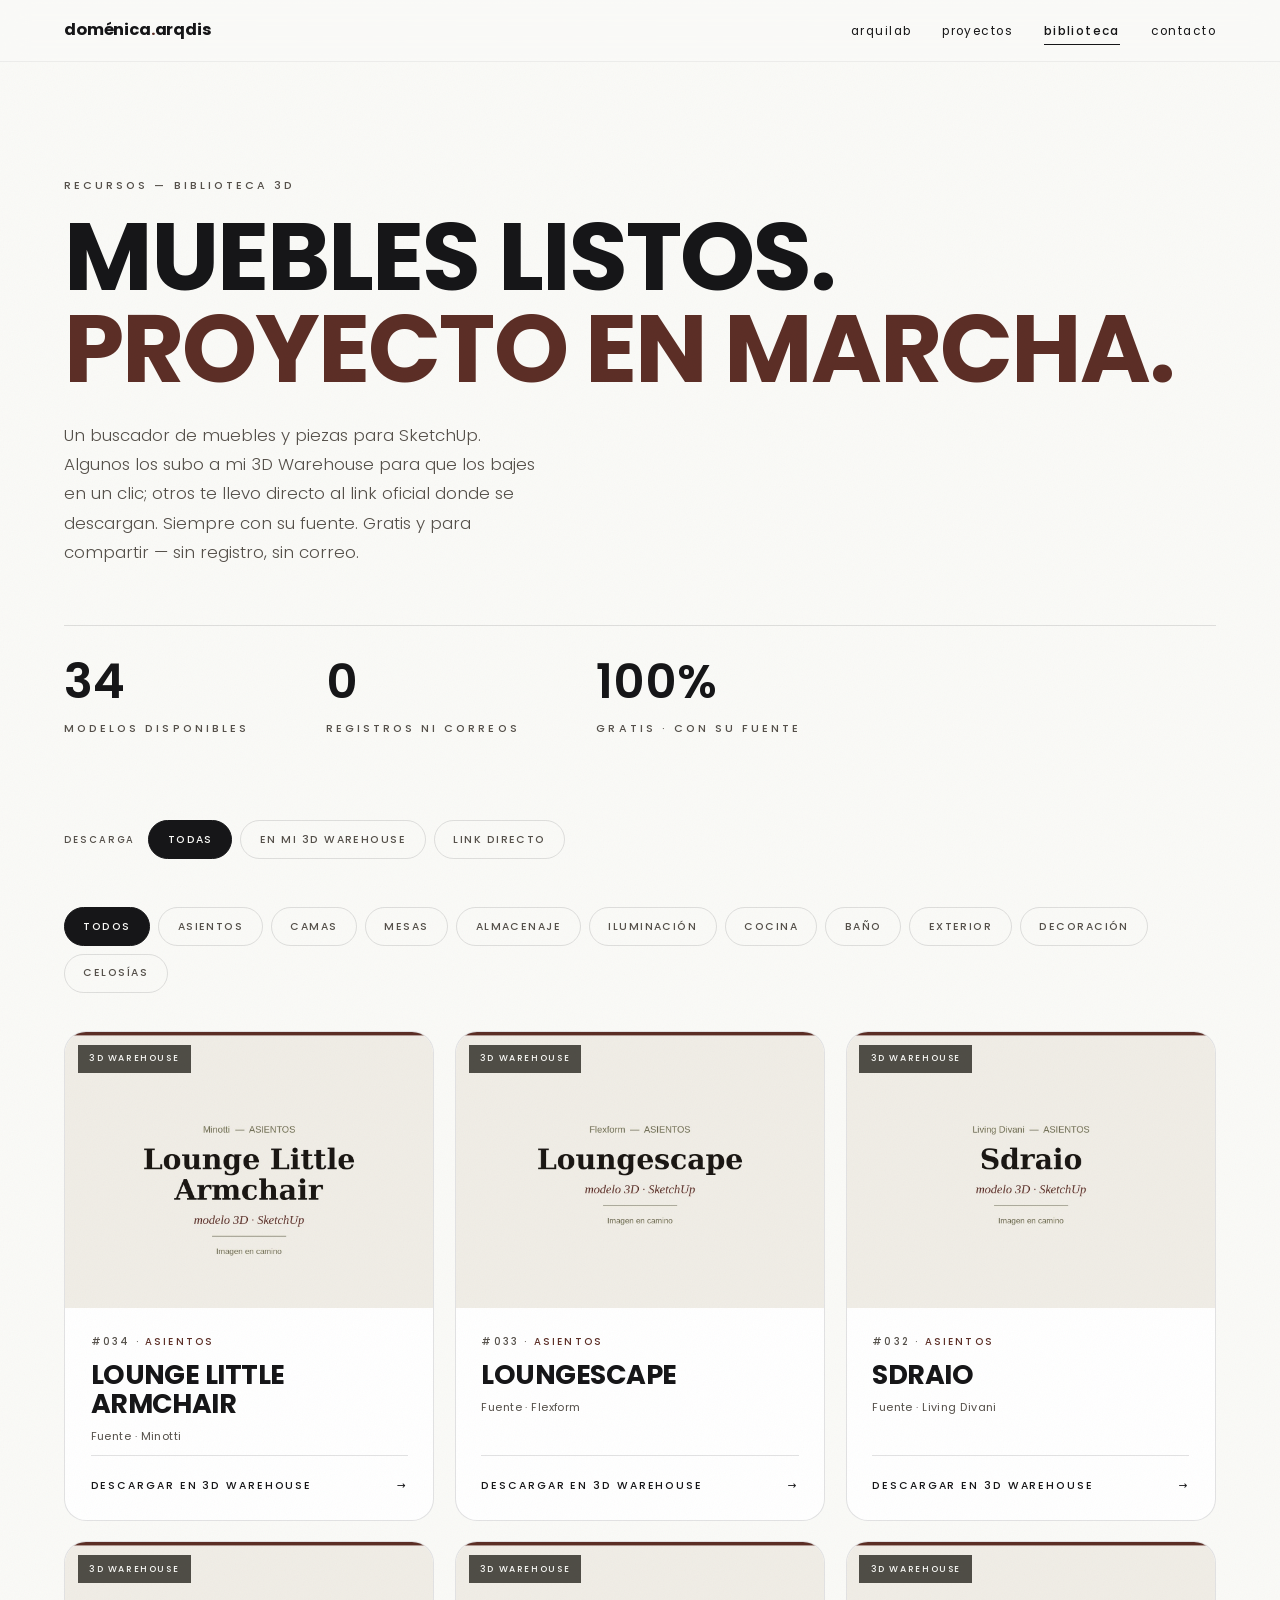
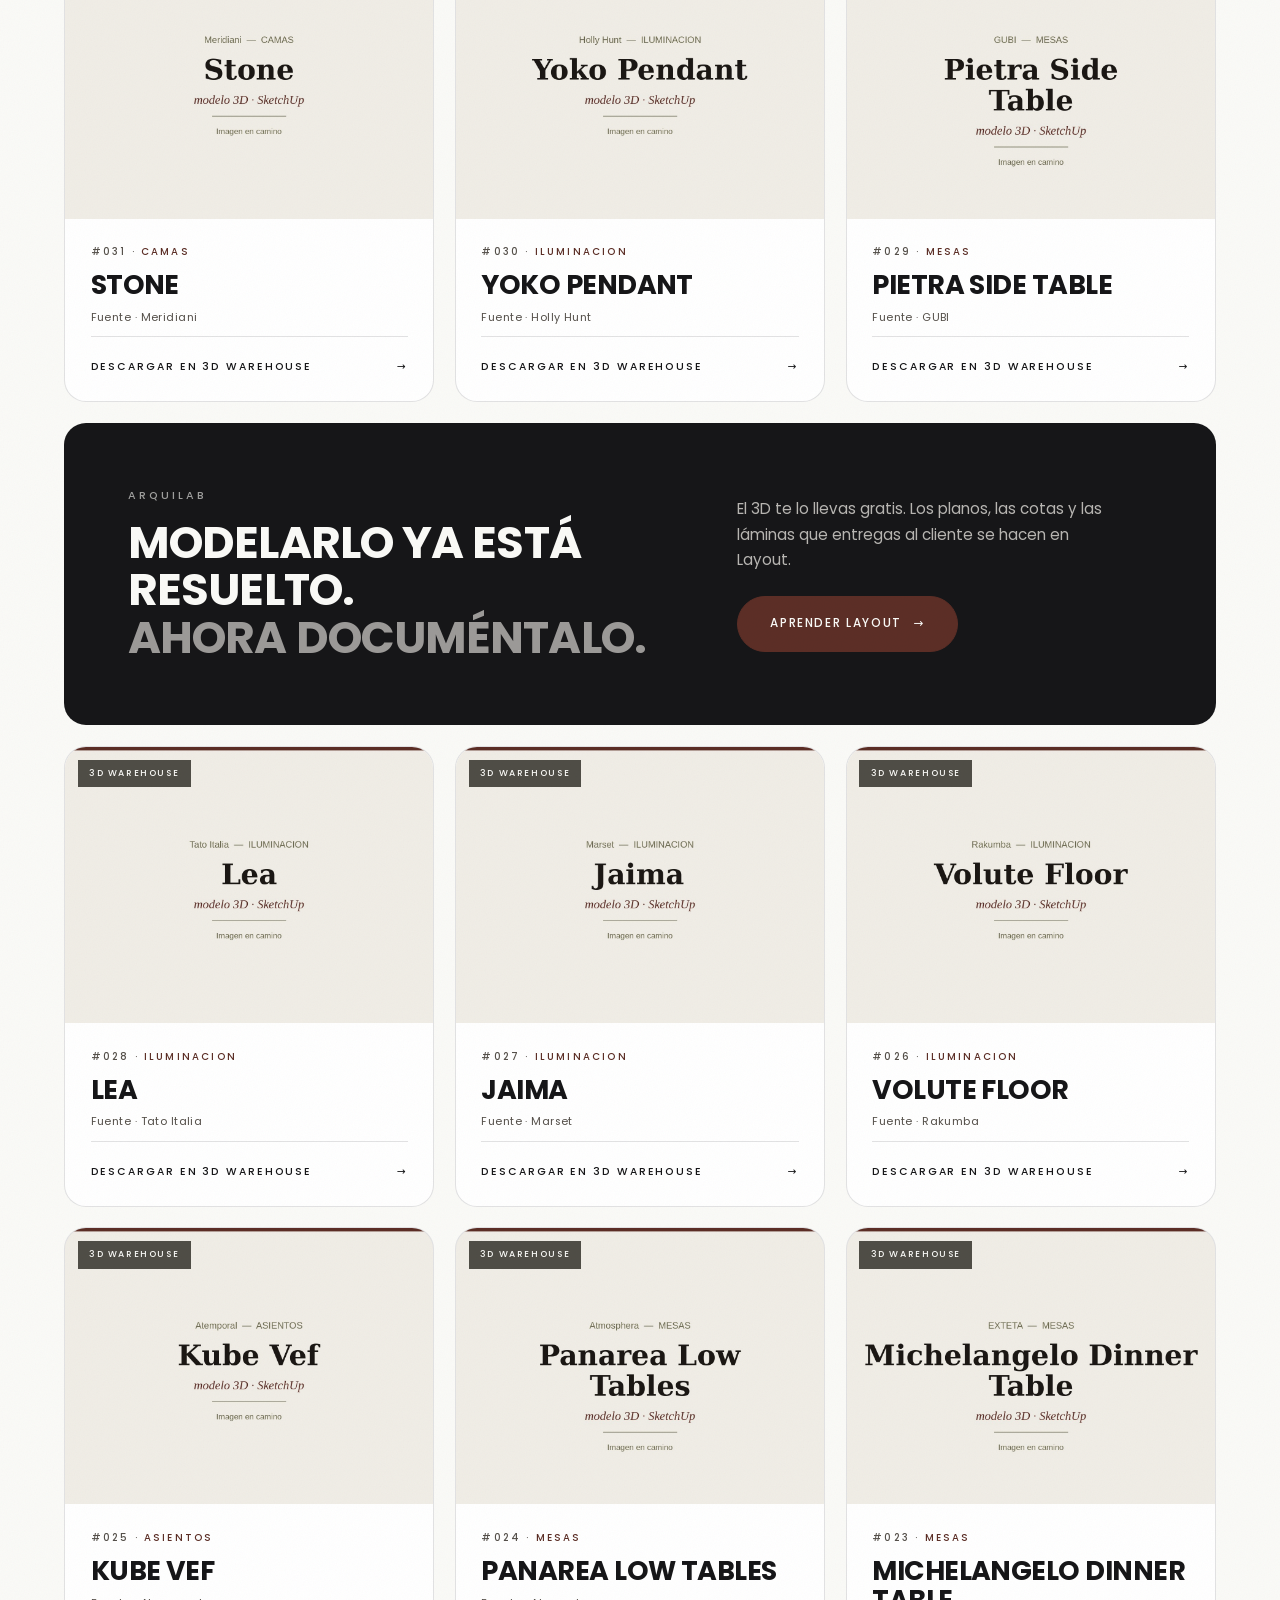
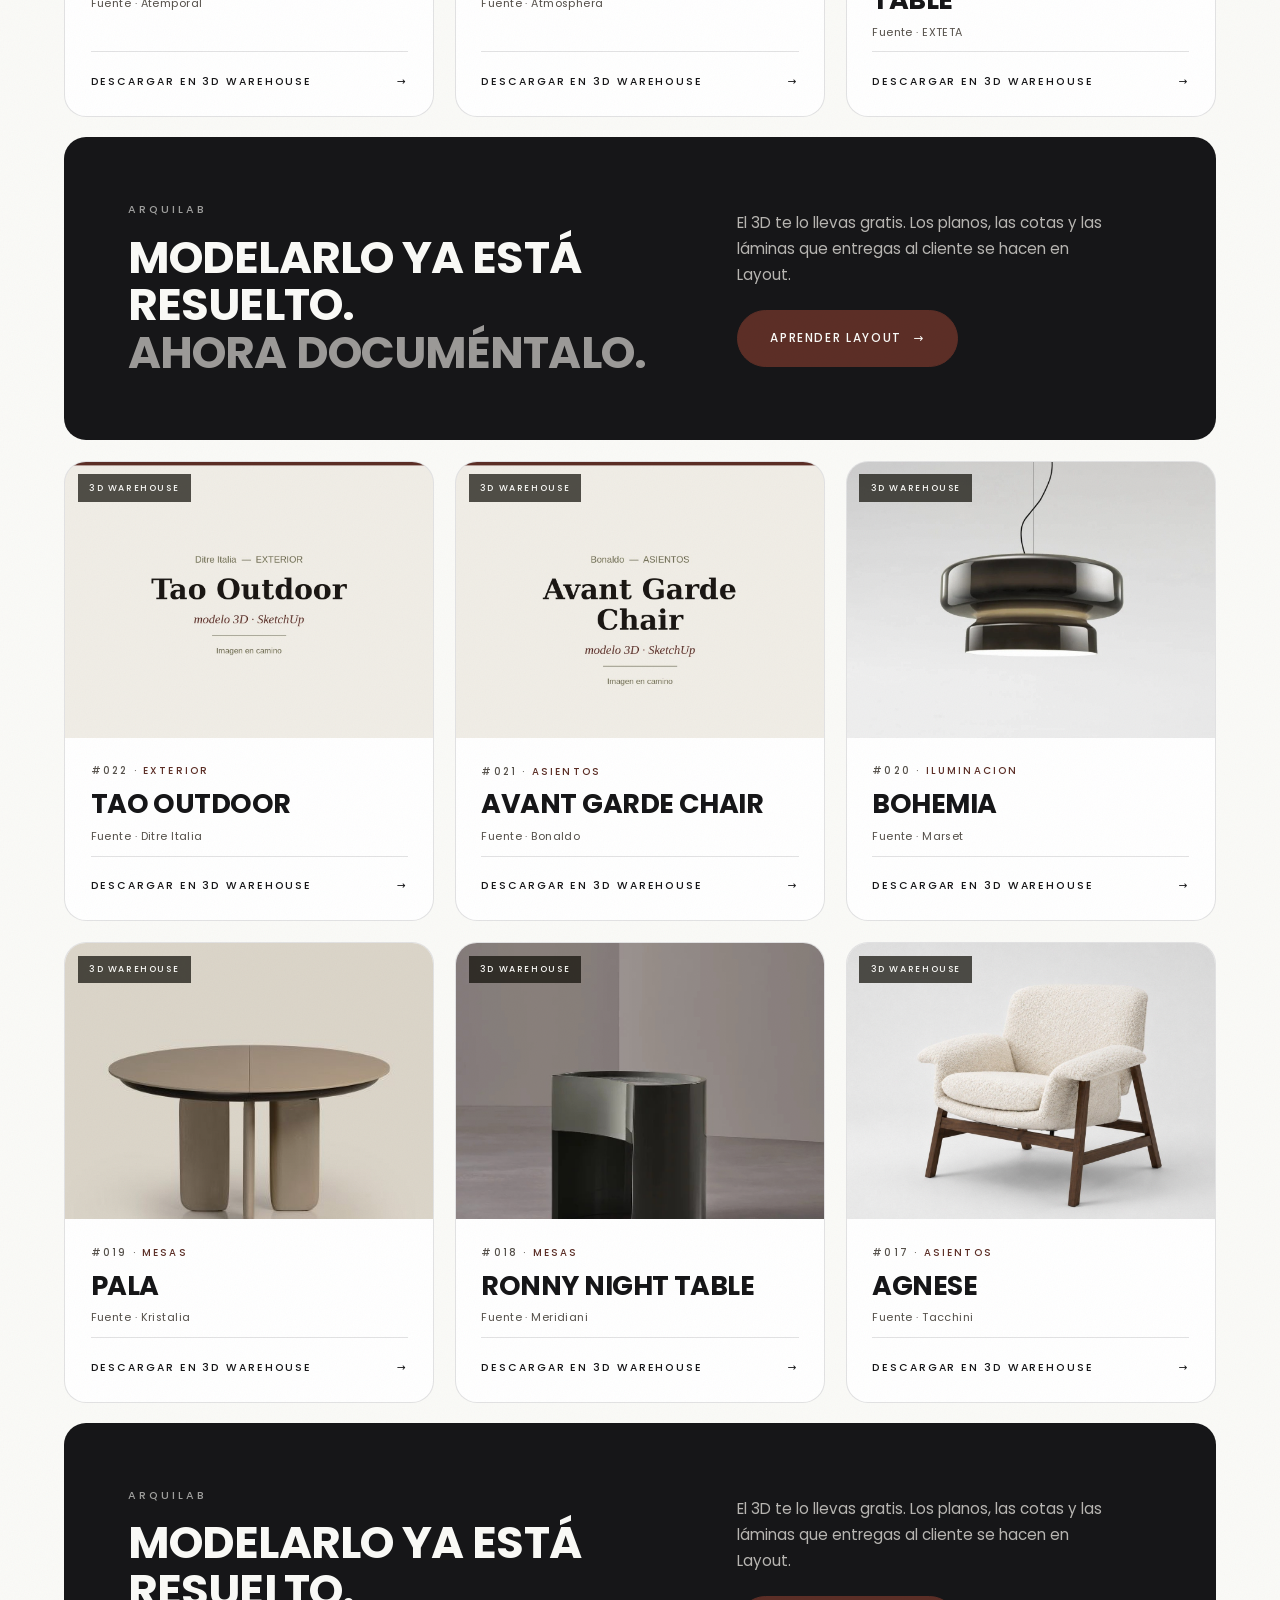
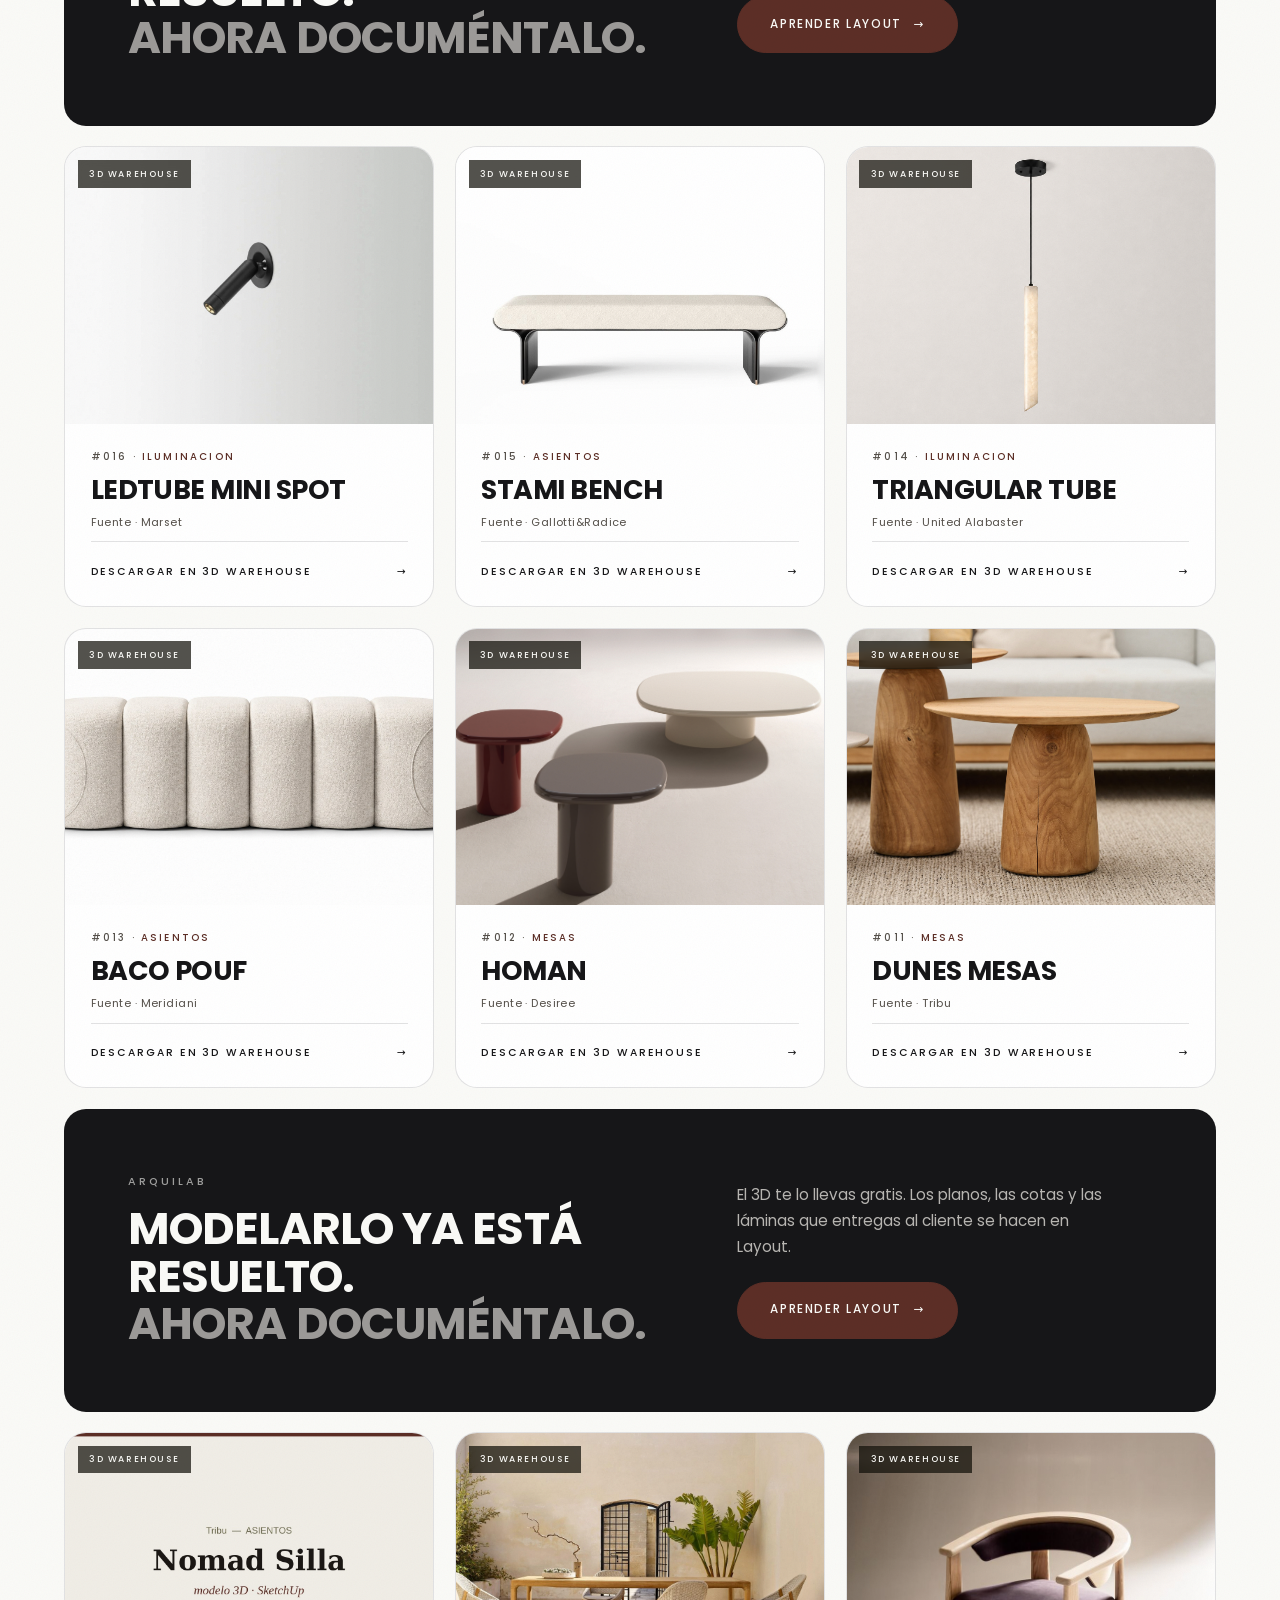
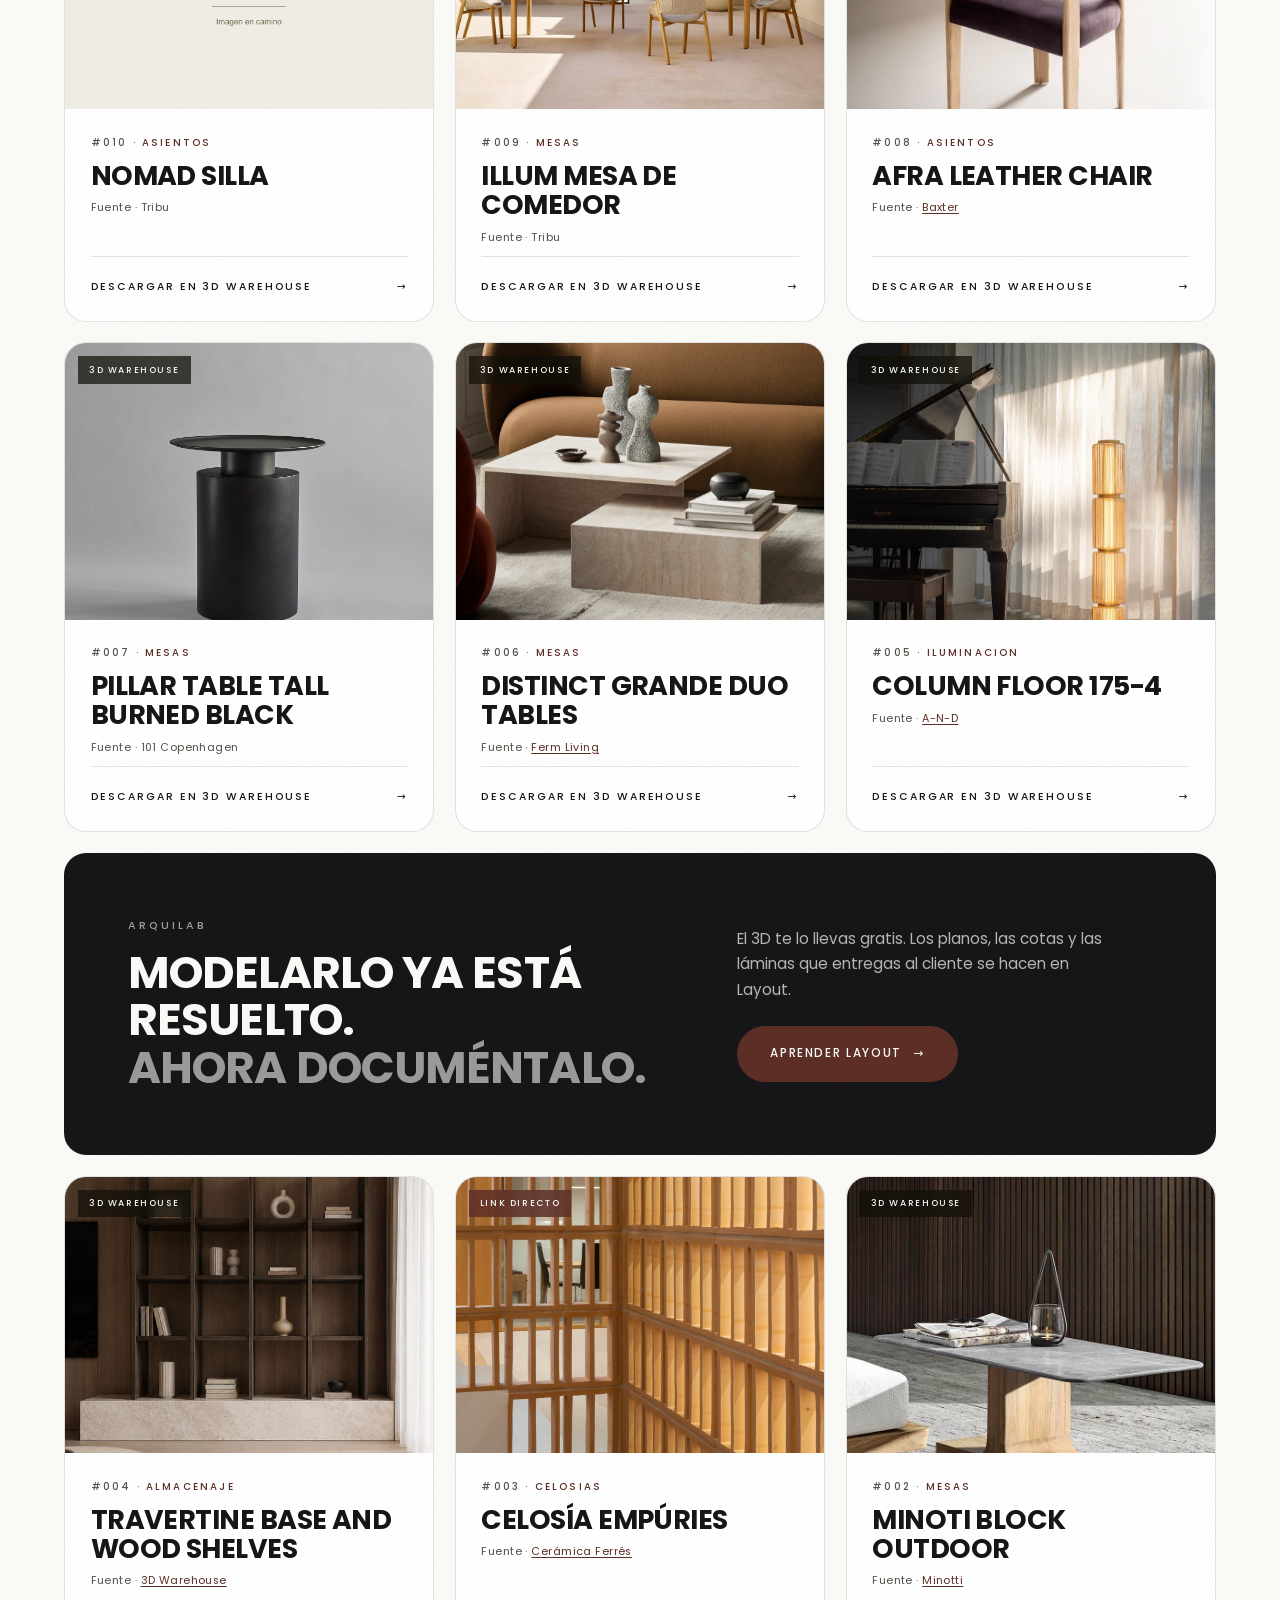
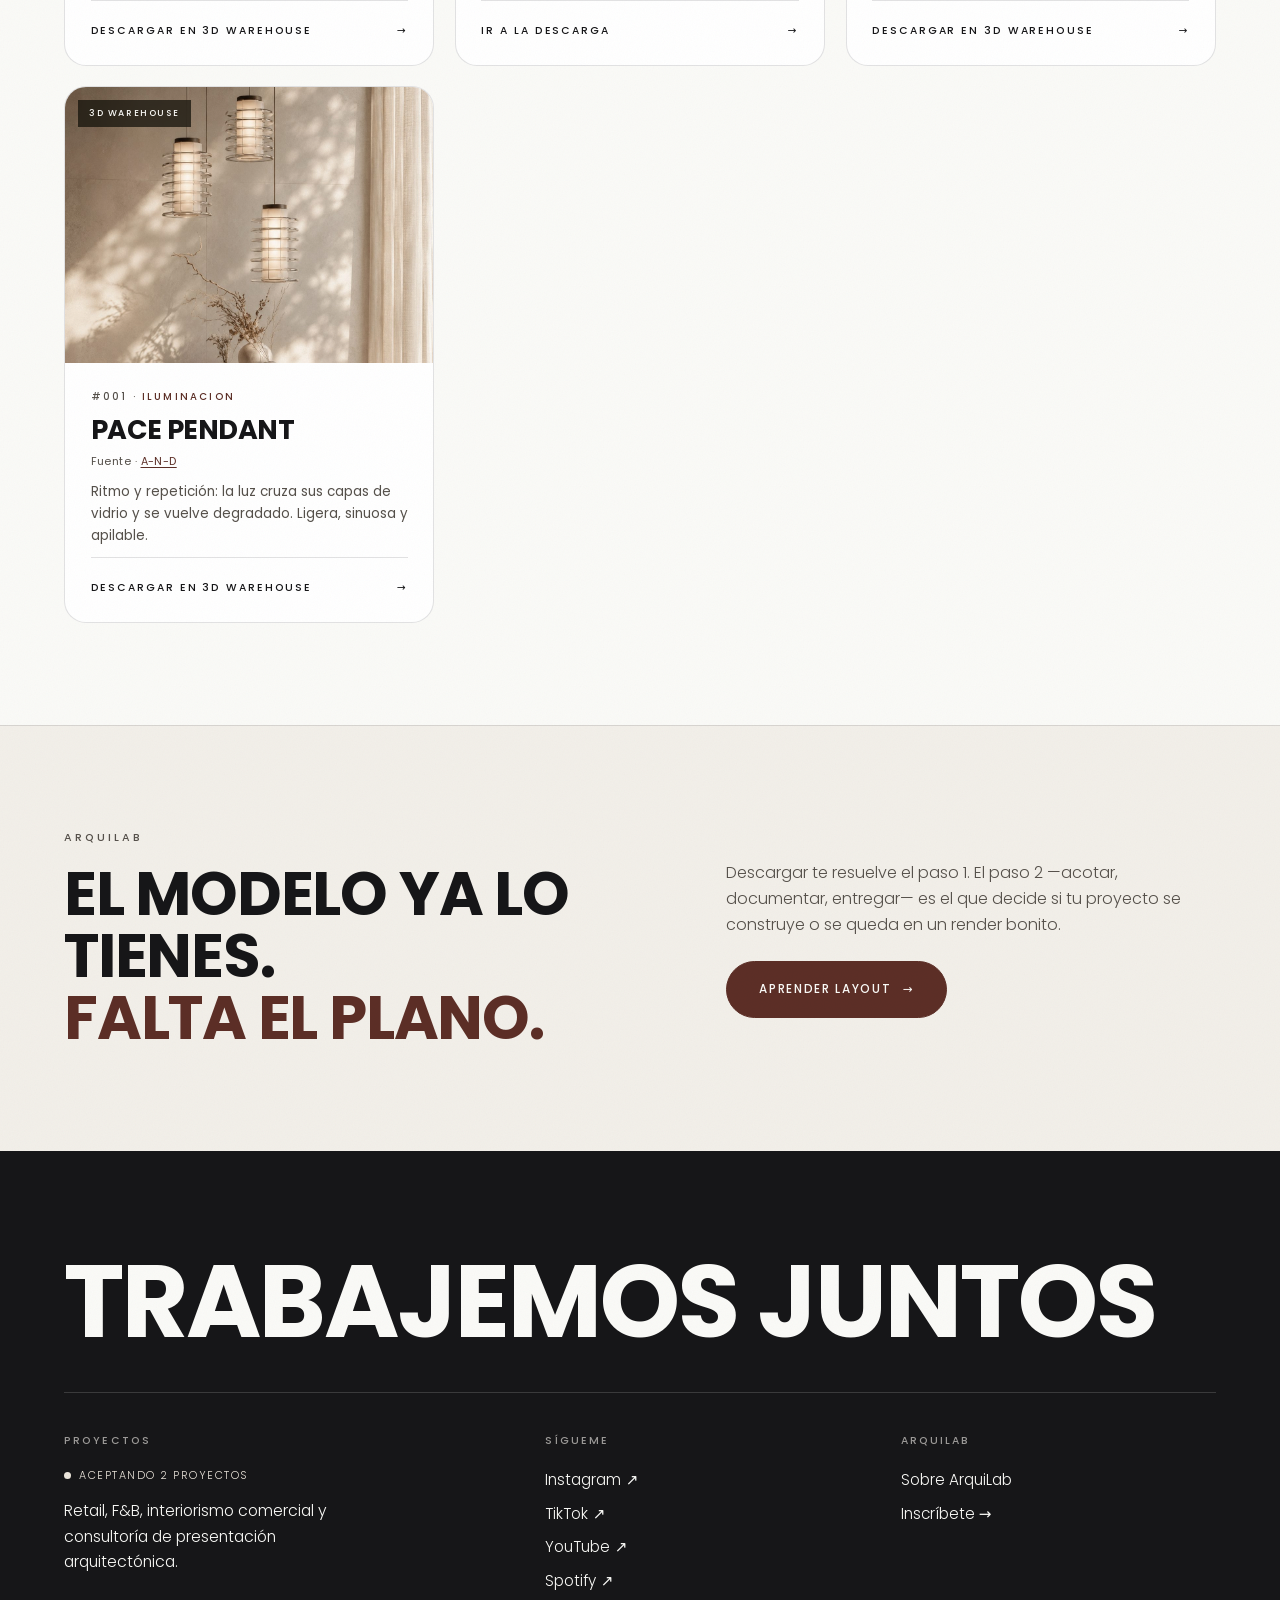
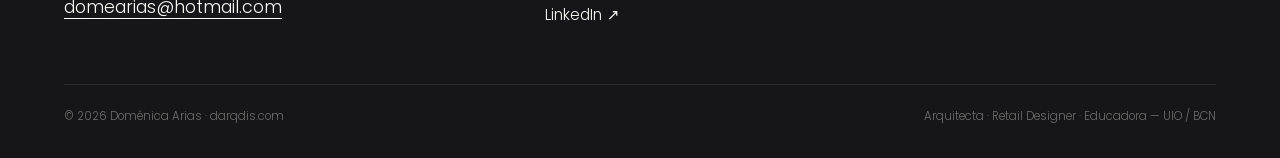
<file: biblioteca.html>
<!DOCTYPE html>
<html lang="es">
<head>
<!-- Google tag (gtag.js) -->
<script async src="https://www.googletagmanager.com/gtag/js?id=G-GLL4M44JNR"></script>
<script>
  window.dataLayer = window.dataLayer || [];
  function gtag(){dataLayer.push(arguments);}
  gtag('js', new Date());
  gtag('config', 'G-GLL4M44JNR');
</script>
<meta charset="UTF-8">
<meta name="viewport" content="width=device-width, initial-scale=1.0">
<title>Biblioteca 3D — Modelos gratis para SketchUp · darqdis.com</title>
<meta name="description" content="Un buscador de muebles y piezas 3D para SketchUp: curados por Doménica Arias y subidos a 3D Warehouse para descarga fácil, con crédito a su fuente. Gratis, sin registro.">
<meta property="og:title" content="Biblioteca 3D — Modelos gratis para SketchUp · darqdis">
<meta property="og:description" content="Un buscador de muebles y piezas para SketchUp. Los reúno, los subo para descarga fácil y digo de dónde vienen. Gratis, para compartir.">
<meta property="og:type" content="website">
<link rel="preconnect" href="https://fonts.googleapis.com">
<link rel="preconnect" href="https://fonts.gstatic.com" crossorigin>
<link rel="stylesheet" href="https://fonts.googleapis.com/css2?family=Poppins:ital,wght@0,300;0,400;0,500;0,600;0,700;1,400&display=swap">
<style>

/* ============================================================
   NOTA PARA CLAUDE CODE
   Este bloque <style> es una COPIA LITERAL del de index.html
   (mismo sistema: Playfair Display + Archivo, mismas variables).
   Si el repo ya tiene un CSS compartido, borra todo hasta el
   separador "BIBLIOTECA 3D" y enlaza la hoja del sitio.
   La sección BIBLIOTECA 3D del final es lo único nuevo.
   ============================================================ */

/* ============================================================
   DOMENICA ARIAS — Portfolio v2
   "Eclectic Editorial Luxury"
   Poppins (una sola familia)
   Cream sheet floating on espresso · orthogonal grid
   Sober eclectic accents: olive / dusty blue / oxblood
   ============================================================ */

:root {
  /* Ritmo de fondos: blanco domina · beige de acento · espresso de impacto. */
  --bone:      #FAFAF7;   /* blanco por defecto (fondo dominante) */
  --beige:     #F0EDE6;   /* acento cálido — solo algunas bandas */
  --espresso:  #1A1714;   /* impacto — cierre visual, footer */
  --ink:       #111009;   /* texto principal */
  --ink-soft:  #3D3830;   /* texto secundario */
  --olive:     #6E6A4D;   /* detalle: punto, kickers, bordes activos */
  --oxblood:   #5C2E26;   /* dinero: CTAs de ArquiLab */

  --line:      rgba(17, 16, 9, 0.12);
  --line-2:    rgba(17, 16, 9, 0.06);

  --serif: 'Poppins', system-ui, -apple-system, sans-serif;
  --sans: 'Poppins', system-ui, -apple-system, sans-serif;

  --sheet-w: 1340px;
  --inset: clamp(22px, 5vw, 80px);
  --bandY: clamp(4rem, 8vw, 7.5rem);
  --ease: cubic-bezier(0.22, 1, 0.36, 1);
}

* { margin: 0; padding: 0; box-sizing: border-box; }
html { scroll-behavior: smooth; -webkit-text-size-adjust: 100%; font-size: 106.25%; }

body {
  font-family: var(--sans);
  background: var(--bone);
  color: var(--ink);
  font-weight: 400;
  line-height: 1.65;
  -webkit-font-smoothing: antialiased;
}

/* ---- Full width sheet ---- */
.sheet {
  width: 100%;
  background: var(--bone);
  position: relative;
}

/* ---- Grain across the sheet ---- */
.grain {
  position: absolute;
  inset: 0;
  z-index: 60;
  pointer-events: none;
  opacity: 0.04;
  mix-blend-mode: multiply;
  background-image: url("data:image/svg+xml,%3Csvg xmlns='http://www.w3.org/2000/svg' width='200' height='200'%3E%3Cfilter id='n'%3E%3CfeTurbulence type='fractalNoise' baseFrequency='0.82' numOctaves='3' stitchTiles='stitch'/%3E%3C/filter%3E%3Crect width='100%25' height='100%25' filter='url(%23n)'/%3E%3C/svg%3E");
}

/* ============================================================
   TYPE PRIMITIVES
   ============================================================ */
.serif { font-family: var(--serif); font-weight: 500; line-height: 1.02; }
.serif-it { font-family: var(--serif); font-style: normal; font-weight: 400; }

.kicker {
  font-family: var(--sans);
  font-weight: 500;
  font-size: 0.68rem;
  letter-spacing: 0.32em;
  text-transform: uppercase;
  color: var(--ink-soft);
}
.num {
  font-family: var(--sans);
  font-weight: 400;
  font-size: 0.72rem;
  letter-spacing: 0.12em;
  color: var(--ink-soft);
}
.lang-sub {
  display: block;
  font-family: var(--sans);
  font-weight: 400;
  font-style: normal;
  letter-spacing: 0.02em;
  color: var(--ink-soft);
  opacity: 0.72;
}

/* full-width inner padding */
.inner { padding-inline: var(--inset); }

/* band labels (section eyebrow row) */
.band-head {
  display: flex;
  align-items: baseline;
  justify-content: space-between;
  gap: 1.5rem;
  padding: 0;
  margin-bottom: clamp(2rem, 4vw, 3.2rem);
}
.band-head .num { white-space: nowrap; }

/* ============================================================
   NAV
   ============================================================ */
.nav {
  position: sticky;
  top: 0;
  z-index: 70;
  display: flex;
  align-items: center;
  justify-content: space-between;
  padding: 1.05rem var(--inset);
  background: rgba(250,250,247, 0.86);
  backdrop-filter: blur(12px);
  -webkit-backdrop-filter: blur(12px);
  border-bottom: 1px solid var(--line-2);
}
.nav__brand {
  font-family: var(--sans);
  font-weight: 700;
  font-size: 1.02rem;
  letter-spacing: 0.01em;
  text-decoration: none;
  color: var(--ink);
}
.nav__brand .dot { color: var(--olive); }
.nav__links { margin-left:auto;
  display: flex;
  gap: clamp(1.1rem, 2.4vw, 2.4rem);
  list-style: none;
  align-items: center;
}
.nav__links a {
  font-family: var(--sans);
  font-size: 0.74rem;
  font-weight: 400;
  letter-spacing: 0.14em;
  text-transform: lowercase;
  text-decoration: none;
  color: var(--ink);
  position: relative;
  padding: 0.3rem 0;
}
.nav__links a::after {
  content: '';
  position: absolute;
  left: 0; bottom: -1px;
  width: 0; height: 1px;
  background: var(--ink);
  transition: width 0.4s var(--ease);
}
.nav__links a:hover::after,
.nav__links a.active::after { width: 100%; }
.nav__links a.active { font-weight: 500; }

.nav__toggle {
  display: none;
  background: none; border: none; cursor: pointer;
  padding: 0.5rem; flex-direction: column; gap: 5px;
}
.nav__toggle span { display: block; width: 25px; height: 1.5px; background: var(--ink); transition: transform 0.4s var(--ease), opacity 0.3s; }
.nav.open .nav__toggle span:nth-child(1) { transform: translateY(6.5px) rotate(45deg); }
.nav.open .nav__toggle span:nth-child(2) { opacity: 0; }
.nav.open .nav__toggle span:nth-child(3) { transform: translateY(-6.5px) rotate(-45deg); }

/* ============================================================
   BUTTONS
   ============================================================ */
.btn {
  display: inline-flex;
  align-items: center;
  gap: 0.7rem;
  font-family: var(--sans);
  font-weight: 500;
  font-size: 0.74rem;
  letter-spacing: 0.2em;
  text-transform: uppercase;
  text-decoration: none;
  color: var(--ink);
  background: transparent;
  padding: 1.1rem 2rem;
  border: 1.5px solid var(--ink);
  border-radius: 0;
  cursor: pointer;
  transition: background 0.45s var(--ease), color 0.45s var(--ease);
}
.btn .arrow { transition: transform 0.45s var(--ease); }
.btn:hover { background: var(--ink); color: var(--bone); }
.btn:hover .arrow { transform: translateX(5px); }
.btn--solid { background: var(--ink); color: var(--bone); border-color: var(--ink); padding: 1.2rem 2.4rem; font-size: 0.8rem; }
.btn--solid:hover { background: var(--ink); border-color: var(--ink); color: var(--bone); }
.btn--light { color: var(--bone); border-color: rgba(247,244,238,0.6); padding: 1.2rem 2.4rem; font-size: 0.8rem; }
.btn--light:hover { background: var(--bone); color: var(--ink); border-color: var(--bone); }
.btn[disabled] { opacity: 0.55; cursor: not-allowed; }
.btn[disabled]:hover { background: transparent; color: inherit; }

/* ============================================================
   HERO (3 treatments)
   ============================================================ */
.hero { position: relative; }
.hero__treatment { display: none; }
.hero__treatment.is-active { display: block; animation: fade 0.8s var(--ease) both; }
@keyframes fade { from { opacity: 0; } to { opacity: 1; } }

/* Treatment A — tipografía gigante de fondo + foto encima con blend mode */
.heroA__media {
  position: relative;
  height: clamp(600px, 92vh, 980px);
  width: 100%;
  background: #C8C4BC;  /* gris estudio más oscuro como referencia */
  overflow: hidden;
}
.heroA__right {
  display: flex; flex-direction: column;
  gap: 1rem; align-items: flex-end; text-align: right;
}

/* Texto gigante — zona superior, ocupa 70% de la altura */
.heroA__wordmark {
  position: absolute; top: 0; left: 0; right: 0;
  height: 72%; z-index: 1;
  display: flex; flex-direction: column;
  justify-content: center; align-items: flex-start;
  padding: 0 var(--inset);
  pointer-events: none; user-select: none;
  line-height: 0.85;
}
.heroA__wordmark span {
  font-family: var(--serif); font-weight: 700;
  font-size: clamp(5rem, 17vw, 17rem);
  color: rgba(17,16,9,0.12);
  letter-spacing: -0.03em;
  text-transform: lowercase; display: block;
}
.heroA__wordmark span:last-child {
  font-style: normal; font-weight: 400;
  color: rgba(17,16,9,0.08);
}

/* Foto — PNG con fondo transparente, directo sobre el texto */
.heroA__portrait {
  position: absolute; bottom: 0; left: 50%;
  transform: translateX(-50%);
  width: 50%; height: 100%; z-index: 2;
  display: flex; align-items: flex-end; justify-content: center;
}
.heroA__portrait .ph {
  width: 100%; height: 90%;
  background: rgba(17,16,9,0.04);
  border: 1px dashed var(--line);
  display: flex; align-items: center; justify-content: center;
}
.heroA__portrait img {
  width: 100%; height: 100%;
  object-fit: contain;
  object-position: bottom center;
  display: block;
  /* Sin mix-blend-mode — PNG transparente directo */
}

/* Info overlay — arriba y abajo sin cruzarse */
.heroA__overlay {
  position: absolute; inset: 0; z-index: 4;
  display: flex; flex-direction: column;
  justify-content: space-between;
  padding: clamp(1.5rem, 3vw, 2.5rem) var(--inset);
  pointer-events: none;
}
.heroA__overlay-top {
  display: flex; justify-content: space-between; align-items: center;
}
.heroA__handle, .heroA__date {
  font-family: var(--sans); font-size: 0.68rem;
  letter-spacing: 0.2em; text-transform: uppercase;
  color: rgba(17,16,9,0.5);
}

/* Descripción — flotante abajo sin franja blanca */
.heroA__overlay-bottom {
  padding: 0 0 2.5rem 0;
  display: grid; grid-template-columns: 1fr 1fr;
  gap: 1rem; align-items: end;
  pointer-events: all;
  position: relative; z-index: 5;
}
.heroA__name {
  font-family: var(--serif); font-weight: 400;
  font-size: clamp(1.4rem, 2.8vw, 2.2rem);
  line-height: 1.2; color: var(--ink);
}
.heroA__name em { font-style: normal; font-weight: 400; color: var(--oxblood); }
.heroA__sub {
  font-family: var(--sans); font-weight: 400;
  font-size: 0.75rem; letter-spacing: 0.16em;
  text-transform: uppercase; color: var(--ink-soft);
  margin-bottom: 1.2rem;
}
.heroA__sub .lang-sub { display: block; margin-top: 0.3rem; opacity: 0.6; }
.heroA__cta { display: flex; gap: 0.8rem; flex-wrap: wrap; }
.btn--ghost-light { color: var(--ink); border-color: var(--line); }
.btn--ghost-light:hover { background: var(--ink); color: var(--bone); }
.btn--solid-dark { background: var(--ink); color: var(--bone); border-color: var(--ink); }
.btn--solid-dark:hover { background: transparent; color: var(--ink); }
.btn--outline-dark { background: transparent; color: var(--ink); border-color: var(--ink); }
.btn--outline-dark:hover { background: var(--ink); color: var(--bone); }
.about__body .en-light { font-size: 0.85rem; color: var(--ink-soft); font-style: normal; line-height: 1.6; }

@media (max-width: 640px) {
  .heroA__overlay-bottom { grid-template-columns: 1fr; }
  .heroA__portrait { width: 70%; }
  .heroA__wordmark span { font-size: clamp(3.5rem, 18vw, 8rem); }
}

/* Treatment B — editorial split, lots of air */
.heroB {
  display: grid;
  grid-template-columns: 1.05fr 0.95fr;
  min-height: clamp(560px, 80vh, 820px);
}
.heroB__text {
  padding: var(--inset);
  display: flex;
  flex-direction: column;
  justify-content: center;
}
.heroB__name {
  font-family: var(--serif);
  font-weight: 500;
  font-size: clamp(3rem, 8.5vw, 8rem);
  line-height: 0.92;
}
.heroB__name em { font-style: normal; font-weight: 400; }
.heroB__lead {
  font-family: var(--serif);
  font-style: normal;
  font-weight: 400;
  font-size: clamp(1.3rem, 2.2vw, 2rem);
  line-height: 1.3;
  margin-top: 1.8rem;
  max-width: 24ch;
  color: var(--ink);
}
.heroB__lead .lang-sub { font-family: var(--sans); font-size: 0.8rem; font-style: normal; margin-top: 0.7rem; letter-spacing: 0.04em; }
.heroB__row { display: flex; align-items: center; gap: 1.4rem; margin-top: 2.4rem; flex-wrap: wrap; }
.heroB__kicker { font-family: var(--sans); font-weight: 500; font-size: 0.66rem; letter-spacing: 0.3em; text-transform: uppercase; color: var(--ink-soft); margin-bottom: 1.6rem; }
.heroB__media { position: relative; }

/* Treatment C — big rounded sans wordmark over image (informal) */
.heroC__media { position: relative; height: clamp(560px, 84vh, 880px); }
.heroC__overlay {
  position: absolute; inset: 0;
  display: flex; flex-direction: column;
  align-items: center; justify-content: center;
  padding: var(--inset);
}
.heroC__word {
  font-family: var(--sans);
  font-weight: 800;
  font-size: clamp(4rem, 22vw, 20rem);
  line-height: 0.82;
  letter-spacing: -0.03em;
  color: var(--bone);
  text-align: center;
  mix-blend-mode: soft-light;
}
.heroC__word2 {
  font-family: var(--sans);
  font-weight: 800;
  font-size: clamp(4rem, 22vw, 20rem);
  line-height: 0.82;
  letter-spacing: -0.03em;
  color: var(--bone);
  text-align: center;
  position: absolute;
  inset: 0;
  display: flex; align-items: center; justify-content: center;
  opacity: 0.0;
}
.heroC__bar {
  position: absolute;
  left: 0; right: 0; bottom: 0;
  background: var(--bone);
  display: flex;
  align-items: center;
  justify-content: space-between;
  gap: 1.5rem;
  padding: 1.2rem var(--inset);
  flex-wrap: wrap;
}
.heroC__bar .sub { font-family: var(--sans); font-weight: 400; font-size: 0.9rem; letter-spacing: 0.06em; }
.heroC__bar .sub .lang-sub { display: inline; margin-left: 0.5rem; font-style: normal; }

/* Hero switcher */
.hero-switch {
  position: fixed;
  bottom: 1.4rem; left: 50%;
  transform: translateX(-50%);
  z-index: 80;
  display: flex; align-items: center; gap: 0.45rem;
  background: rgba(33,29,23,0.92);
  backdrop-filter: blur(10px);
  padding: 0.4rem 0.5rem 0.4rem 0.95rem;
  border-radius: 2px;
}
.hero-switch__label { font-family: var(--sans); font-size: 0.56rem; letter-spacing: 0.2em; text-transform: uppercase; color: rgba(247,244,238,0.55); margin-right: 0.25rem; }
.hero-switch button {
  width: 28px; height: 28px; border-radius: 1px;
  border: 1px solid rgba(247,244,238,0.25);
  background: transparent; color: var(--bone);
  font-family: var(--sans); font-size: 0.68rem; font-weight: 500;
  cursor: pointer; transition: all 0.3s var(--ease);
}
.hero-switch button:hover { border-color: var(--bone); }
.hero-switch button.active { background: var(--bone); color: var(--ink); border-color: var(--bone); }

/* ============================================================
   IMAGE PLACEHOLDERS
   ============================================================ */
.ph {
  position: relative;
  width: 100%; height: 100%;
  min-height: 100%;
  background-color: var(--line);
  background-image: repeating-linear-gradient(135deg, rgba(17,16,9,0.045) 0, rgba(17,16,9,0.045) 1px, transparent 1px, transparent 12px);
  display: flex; align-items: center; justify-content: center;
  overflow: hidden;
}
.ph--dark { background-color: var(--espresso); }
.ph--dark .ph__tag { color: rgba(247,244,238,0.7); border-color: rgba(247,244,238,0.28); background: rgba(247,244,238,0.06); }
.ph--olive { background-color: var(--olive); }
.ph--blue  { background-color: var(--ink-soft); }
.ph--olive .ph__tag, .ph--blue .ph__tag { color: rgba(247,244,238,0.85); border-color: rgba(247,244,238,0.4); background: rgba(247,244,238,0.08); }
.ph__tag {
  font-family: ui-monospace, 'SFMono-Regular', 'Menlo', monospace;
  font-size: 0.6rem; letter-spacing: 0.04em; text-transform: uppercase;
  color: var(--ink-soft);
  border: 1px dashed rgba(17,16,9,0.3);
  background: rgba(247,244,238,0.4);
  padding: 0.35rem 0.65rem;
}

/* ============================================================
   PHILOSOPHY band (intro statement)
   ============================================================ */
.philosophy { padding: var(--bandY) var(--inset); border-top: 1px solid var(--line); }
.philosophy__grid {
  display: grid;
  grid-template-columns: 0.2fr 1fr;
  gap: clamp(2rem, 5vw, 5rem);
  align-items: start;
}
.philosophy__note {
  display: flex; flex-direction: column; gap: 0.8rem;
  align-items: center; padding-top: 0.3rem;
  position: sticky; top: 6rem;
}
.philosophy__note-marker {
  font-size: 1.6rem; color: var(--olive); line-height: 1;
}
.philosophy__note-label {
  font-family: var(--sans); font-size: 0.62rem;
  letter-spacing: 0.22em; text-transform: uppercase;
  color: var(--ink-soft); writing-mode: vertical-rl;
  transform: rotate(180deg);
}
.philosophy__title { font-family: var(--serif); font-weight: 500; font-size: clamp(2.4rem, 5vw, 4.2rem); line-height: 1; }
.philosophy__title .lang-sub { font-family: var(--sans); font-size: 0.85rem; margin-top: 0.9rem; letter-spacing: 0.04em; }
.philosophy__body p { font-size: 1.15rem; max-width: 58ch; margin-bottom: 1.4rem; line-height: 1.8; }
.philosophy__body .en {
  font-family: var(--serif); font-style: normal;
  font-size: 1.6rem; color: var(--ink); line-height: 1.4;
  margin-bottom: 1.6rem;
}
.philosophy__body .en-sub {
  font-family: var(--serif); font-style: normal;
  font-size: 1rem; color: var(--ink-soft); line-height: 1.6;
}

/* ============================================================
   PROJECTS — orthogonal grid of tiles
   ============================================================ */
.projects { background: var(--espresso); color: var(--bone); padding: var(--bandY) var(--inset); }
.projects .band-head { color: var(--bone); }
.projects .band-head .num, .projects .kicker { color: rgba(247,244,238,0.6); }
.projects__title { font-family: var(--serif); font-weight: 500; font-size: clamp(2.2rem, 5vw, 3.8rem); line-height: 1; }
.projects__title .lang-sub { color: rgba(247,244,238,0.55); font-family: var(--sans); font-size: 0.85rem; margin-top: 0.7rem; }
.projects__intro { color: rgba(247,244,238,0.7); font-size: 0.9rem; max-width: 30ch; }

.proj-grid {
  display: grid;
  grid-template-columns: repeat(3, 1fr);
  gap: 1px;
  background: rgba(247,244,238,0.12);
}
.proj-card {
  position: relative;
  background: var(--espresso);
  text-decoration: none;
  color: var(--bone);
  display: flex;
  flex-direction: column;
}
.proj-card__media { position: relative; aspect-ratio: 4 / 5; overflow: hidden; }
.proj-card__media .ph { transition: transform 1.1s var(--ease); }
.proj-card:hover .ph { transform: scale(1.05); }
.proj-card__overlay {
  position: absolute; inset: 0;
  background: rgba(20,16,12,0.74);
  display: flex; align-items: center; justify-content: center;
  padding: 1.8rem; text-align: center;
  opacity: 0; transition: opacity 0.5s var(--ease);
}
.proj-card:hover .proj-card__overlay { opacity: 1; }
.proj-card__overlay p { font-family: var(--serif); font-style: normal; font-size: 1.15rem; line-height: 1.45; color: var(--bone); }
.proj-card__overlay .lang-sub { font-family: var(--sans); font-style: normal; font-size: 0.78rem; color: rgba(247,244,238,0.6); margin-top: 0.8rem; }
.proj-card__foot {
  display: flex; align-items: baseline; justify-content: space-between; gap: 1rem;
  padding: 1.1rem 1.3rem 0.4rem;
}
.proj-card__name { font-family: var(--serif); font-weight: 500; font-size: clamp(1.4rem, 2.2vw, 1.9rem); line-height: 1; }
.proj-card__year { font-family: var(--sans); font-size: 0.74rem; color: rgba(247,244,238,0.55); white-space: nowrap; }
.proj-card__type { font-family: var(--sans); font-size: 0.64rem; letter-spacing: 0.18em; text-transform: uppercase; color: rgba(247,244,238,0.55); padding: 0 1.3rem 1.3rem; }

/* ============================================================
   MANIFESTO band — olive color block (eclectic accent)
   ============================================================ */
.manifesto { background: var(--olive); color: var(--bone); padding: clamp(4rem, 9vw, 8rem) var(--inset); }
.manifesto__inner { display: grid; grid-template-columns: 1fr; gap: 2rem; }
.manifesto__quote {
  font-family: var(--serif);
  font-weight: 400;
  font-size: clamp(2rem, 5.2vw, 4.4rem);
  line-height: 1.08;
  max-width: 18ch;
  text-wrap: balance;
}
.manifesto__quote em { font-style: normal; }
.manifesto__sub {
  font-family: var(--sans); font-weight: 400; font-size: 0.95rem;
  max-width: 44ch; color: rgba(247,244,238,0.82); justify-self: end;
}
.manifesto__sub .lang-sub { color: rgba(247,244,238,0.6); font-style: normal; margin-top: 0.6rem; }

/* ============================================================
   ABOUT — split
   ============================================================ */
.about { padding: var(--bandY) var(--inset); }
.about__grid { display: grid; grid-template-columns: 0.85fr 1.15fr; gap: clamp(2.5rem, 6vw, 6rem); align-items: center; }
.about__photo { aspect-ratio: 4 / 5; position: relative; }
.about__title { font-family: var(--serif); font-weight: 500; font-size: clamp(2.4rem, 5.5vw, 4.4rem); line-height: 0.98; margin-bottom: 1.8rem; }
.about__body p { font-size: 1rem; margin-bottom: 1.2rem; max-width: 54ch; }
.about__body .en { font-family: var(--serif); font-style: normal; font-size: 1.1rem; color: var(--ink-soft); border-left: 2px solid var(--line); padding-left: 1.1rem; margin-bottom: 2rem; line-height: 1.5; }
.about__socials { display: flex; flex-wrap: wrap; gap: 0.7rem; margin-top: 2rem; }
.social-link {
  display: inline-flex; align-items: center; gap: 0.55rem;
  font-family: var(--sans); font-size: 0.72rem; letter-spacing: 0.12em; text-transform: uppercase;
  text-decoration: none; color: var(--ink);
  border: 1px solid var(--line); padding: 0.65rem 1.1rem;
  transition: all 0.4s var(--ease);
}
.social-link:hover { background: var(--ink); color: var(--bone); border-color: var(--ink); }
.social-link svg { display: block; flex-shrink: 0; transition: transform 0.4s var(--ease); }
.social-link:hover svg { transform: scale(1.08); }
/* legacy dot kept for compatibility */
.social-link .dot { width: 6px; height: 6px; border-radius: 50%; background: var(--olive); }

/* ============================================================
   COURSES
   ============================================================ */
.courses { background: var(--bone); padding: var(--bandY) var(--inset); }
.course-grid { display: grid; grid-template-columns: repeat(3, 1fr); gap: 1px; background: var(--line); border: 1px solid var(--line); }
.course-card {
  background: var(--bone);
  padding: clamp(1.8rem, 2.6vw, 2.6rem);
  display: flex; flex-direction: column; min-height: 30rem;
  transition: background 0.5s var(--ease);
}
.course-card:hover { background: var(--bone); }
.course-card--soon { background: var(--espresso); color: var(--bone); }
.course-card--soon:hover { background: var(--ink); }
.course-card__num { font-family: var(--serif); font-weight: 500; font-size: 2.6rem; line-height: 1; color: var(--ink-soft); opacity: 0.4; }
.course-card--soon .course-card__num { color: rgba(247,244,238,0.35); opacity: 1; }
.course-card__tag { font-family: var(--sans); font-size: 0.62rem; letter-spacing: 0.22em; text-transform: uppercase; color: var(--ink-soft); margin-top: 1.2rem; }
.course-card--soon .course-card__tag { color: var(--ink-soft); }
.course-card__title { font-family: var(--serif); font-weight: 500; font-size: clamp(1.7rem, 2.8vw, 2.4rem); line-height: 1; margin: 1.2rem 0 1rem; }
.course-card__desc { font-size: 0.92rem; margin-bottom: 0.5rem; }
.course-card--soon .course-card__desc { color: rgba(247,244,238,0.78); }
.course-card__en { font-family: var(--serif); font-style: normal; font-size: 0.98rem; color: var(--ink-soft); margin-bottom: 1.6rem; }
.course-card--soon .course-card__en { color: rgba(247,244,238,0.55); }
.course-card__meta { display: flex; gap: 1.4rem; font-family: var(--sans); font-size: 0.72rem; color: var(--ink-soft); margin-bottom: 1.6rem; padding-top: 1.2rem; border-top: 1px solid var(--line); margin-top: auto; }
.course-card--soon .course-card__meta { color: rgba(247,244,238,0.6); border-color: rgba(247,244,238,0.2); }
.course-card__meta b { font-weight: 500; color: var(--ink); display: block; }
.course-card--soon .course-card__meta b { color: var(--bone); }
.course-card .btn { width: 100%; justify-content: center; }
.course-card--soon .btn { color: var(--bone); border-color: rgba(247,244,238,0.6); }
.course-card--soon .btn:hover:not([disabled]) { background: var(--bone); color: var(--ink); }

/* ============================================================
   CONTENT / FEED — mosaic 3x2 + single CTA (Aura/Malibu style)
   ============================================================ */
.content { padding: var(--bandY) var(--inset); }
.feed-mosaic { display: grid; grid-template-columns: repeat(3, 1fr); gap: clamp(0.6rem, 1.2vw, 1rem); margin-bottom: clamp(2.5rem, 5vw, 4rem); }
.feed-tile { position: relative; aspect-ratio: 1 / 1; overflow: hidden; text-decoration: none; display: block; }
.feed-tile .ph { transition: transform 1.2s var(--ease); }
.feed-tile:hover .ph { transform: scale(1.06); }
.feed-tile::after {
  content: '';
  position: absolute; inset: 0;
  background: linear-gradient(180deg, rgba(20,16,12,0) 50%, rgba(20,16,12,0.55) 100%);
  pointer-events: none;
  transition: opacity 0.5s var(--ease);
}
.feed-tile__src {
  position: absolute; bottom: 1rem; left: 1rem; z-index: 3;
  font-family: var(--sans); font-size: 0.66rem; letter-spacing: 0.22em;
  text-transform: uppercase; color: var(--bone);
  padding: 0.35rem 0.7rem;
  background: rgba(17,16,9,0.55);
  backdrop-filter: blur(6px);
  -webkit-backdrop-filter: blur(6px);
}
.feed-cta { text-align: center; padding: 0 var(--inset); }
.feed-cta .btn { font-size: 0.78rem; padding: 1.05rem 2rem; }
.feed-cta__sub { font-family: var(--sans); font-size: 0.78rem; color: var(--ink-soft); letter-spacing: 0.08em; margin-top: 1rem; }

/* legacy feed-grid kept for compatibility but no longer used in index */
.feed-grid { display: grid; grid-template-columns: repeat(3, 1fr); gap: clamp(1rem, 2vw, 1.6rem); }
.feed-card { text-decoration: none; color: var(--ink); display: block; }
.feed-card__media { position: relative; aspect-ratio: 4 / 5; overflow: hidden; margin-bottom: 1rem; }
.feed-card__media .ph { transition: transform 1.1s var(--ease); }
.feed-card:hover .ph { transform: scale(1.05); }
.feed-card__cat { position: absolute; top: 1rem; left: 1rem; z-index: 3; font-family: var(--sans); font-size: 0.6rem; letter-spacing: 0.16em; text-transform: uppercase; background: var(--bone); color: var(--ink); padding: 0.4rem 0.75rem; }
.feed-card__title { font-family: var(--serif); font-weight: 500; font-size: 1.35rem; line-height: 1.2; margin-bottom: 0.3rem; }
.feed-card__en { font-family: var(--sans); font-size: 0.8rem; color: var(--ink-soft); }
.feed-card__src { display: flex; align-items: center; gap: 0.5rem; margin-top: 0.7rem; font-family: var(--sans); font-size: 0.7rem; letter-spacing: 0.08em; text-transform: uppercase; color: var(--ink-soft); }
.feed-card__arrow { margin-left: auto; transition: transform 0.4s var(--ease); }
.feed-card:hover .feed-card__arrow { transform: translateX(5px); }

/* ============================================================
   RECURSOS GRATUITOS
   ============================================================ */
.recursos { padding: var(--bandY) var(--inset); background: var(--bone); }
.recursos__inner { max-width: var(--sheet-w); }
.recursos__head { margin-bottom: clamp(2rem, 4vw, 3.5rem); }
.recursos__title {
  font-family: var(--serif); font-size: clamp(2.2rem, 4.5vw, 3.6rem);
  font-weight: 500; line-height: 1.05; color: var(--ink); margin: 0.8rem 0 0.8rem;
}
.recursos__title em { font-style: normal; font-weight: 400; color: var(--oxblood); }
.recursos__sub { font-size: 1rem; color: var(--ink-soft); max-width: 50ch; }
.recursos__grid { display: grid; grid-template-columns: 1fr 1fr; gap: clamp(1rem, 2vw, 1.8rem); }
.recurso-card {
  background: var(--bone); border: 1px solid var(--line);
  padding: 2rem 2rem 1.8rem;
  display: flex; flex-direction: column; gap: 1.5rem;
  transition: border-color 0.4s var(--ease);
}
.recurso-card:hover { border-color: var(--ink); }
.recurso-card__tag {
  font-family: var(--sans); font-size: 0.65rem;
  letter-spacing: 0.22em; text-transform: uppercase;
  color: var(--olive); display: block; margin-bottom: 0.7rem;
}
.recurso-card__title {
  font-family: var(--serif); font-size: clamp(1.5rem, 2.5vw, 2rem);
  font-weight: 500; line-height: 1.1; color: var(--ink); margin-bottom: 0.8rem;
}
.recurso-card__title em { font-style: normal; font-weight: 400; }
.recurso-card__desc {
  font-family: var(--sans); font-size: 0.9rem;
  color: var(--ink-soft); line-height: 1.65;
}
.recurso-card__form {
  display: flex; flex-direction: column; gap: 0.6rem;
  border-top: 1px solid var(--line); padding-top: 1.4rem;
  margin-top: auto;
}
.recurso-card__form input[type="email"] {
  background: transparent; border: none;
  border-bottom: 1px solid var(--line);
  padding: 0.8rem 0; font-family: var(--sans);
  font-size: 0.9rem; color: var(--ink); font-weight: 400;
  outline: none; transition: border-color 0.4s var(--ease);
  width: 100%;
}
.recurso-card__form input[type="email"]::placeholder { color: rgba(17,16,9,0.3); }
.recurso-card__form input[type="email"]:focus { border-bottom-color: var(--ink); }
.recurso-card__form button {
  display: inline-flex; align-items: center; gap: 0.6rem;
  font-family: var(--sans); font-size: 0.72rem;
  letter-spacing: 0.16em; text-transform: uppercase;
  background: var(--ink); color: var(--bone);
  border: 1px solid var(--ink); padding: 0.95rem 1.4rem;
  cursor: pointer; align-self: flex-start;
  transition: all 0.4s var(--ease);
}
.recurso-card__form button:hover { background: transparent; color: var(--ink); }
.recurso-card__form p {
  font-size: 0.68rem; color: rgba(17,16,9,0.38);
  letter-spacing: 0.06em;
}
.recurso-btn {
  display: inline-flex; align-items: center; gap: 0.6rem;
  font-family: var(--sans); font-size: 0.72rem;
  letter-spacing: 0.16em; text-transform: uppercase;
  background: var(--ink); color: var(--bone);
  border: 1px solid var(--ink); padding: 0.95rem 1.4rem;
  text-decoration: none; transition: all 0.4s var(--ease);
  margin-bottom: 0.6rem; align-self: flex-start;
}
.recurso-btn:hover { background: transparent; color: var(--ink); }
@media (max-width: 640px) {
  .recursos__grid { grid-template-columns: 1fr; }
}

/* ============================================================
   NEWSLETTER
   ============================================================ */
.newsletter { background: var(--espresso); color: var(--bone); padding: var(--bandY) var(--inset); }
.newsletter__inner { display: grid; grid-template-columns: 1.05fr 0.95fr; gap: clamp(2rem, 5vw, 5rem); align-items: center; }
.newsletter__title { font-family: var(--serif); font-weight: 500; font-size: clamp(2.4rem, 5.5vw, 4.4rem); line-height: 1; margin: 1rem 0 1.4rem; }
.newsletter__title em { font-style: normal; font-weight: 400; }
.newsletter__sub { font-family: var(--sans); font-weight: 400; font-size: 1rem; line-height: 1.6; color: rgba(247,244,238,0.78); max-width: 44ch; }
.newsletter__sub .lang-sub { color: rgba(247,244,238,0.6); font-style: normal; margin-top: 0.5rem; }
.newsletter__form { display: flex; flex-direction: column; gap: 0.9rem; }
.newsletter__input { background: transparent; border: none; border-bottom: 1px solid rgba(247,244,238,0.4); padding: 0.95rem 0; font-family: var(--sans); font-size: 1rem; color: var(--bone); font-weight: 400; outline: none; transition: border-color 0.4s var(--ease); }
.newsletter__input::placeholder { color: rgba(247,244,238,0.4); }
.newsletter__input:focus { border-bottom-color: var(--bone); }
.newsletter__btn { align-self: flex-start; margin-top: 0.5rem; }
.newsletter__legal { font-family: var(--sans); font-size: 0.7rem; color: rgba(247,244,238,0.4); letter-spacing: 0.04em; margin-top: 0.6rem; }

/* ============================================================
   FOOTER
   ============================================================ */
.footer { background: var(--espresso); color: var(--bone); padding: var(--bandY) var(--inset) 2rem; }
.footer__cta { font-family: var(--serif); font-weight: 500; font-size: clamp(2.6rem, 8vw, 6.5rem); line-height: 0.95; margin-bottom: 2.6rem; }
.footer__cta em { font-style: normal; font-weight: 400; }
.footer__grid { display: grid; grid-template-columns: 1.4fr 1fr 1fr; gap: 2.5rem; padding-top: 2.4rem; border-top: 1px solid rgba(247,244,238,0.16); }
.footer__col h4 { font-family: var(--sans); font-weight: 500; font-size: 0.66rem; letter-spacing: 0.2em; text-transform: uppercase; color: rgba(247,244,238,0.6); margin-bottom: 1.1rem; }
.footer__col a { display: block; color: var(--bone); text-decoration: none; font-size: 0.95rem; margin-bottom: 0.55rem; width: fit-content; transition: color 0.3s var(--ease); }
.footer__col a:hover { color: var(--ink-soft); }
.footer__avail { font-size: 0.98rem; line-height: 1.6; max-width: 32ch; }
.footer__avail .en { display: block; font-family: var(--serif); font-style: normal; font-size: 0.9rem; color: rgba(247,244,238,0.55); margin-top: 0.4rem; }
.footer__avail .pulse { display: inline-flex; align-items: center; gap: 0.5rem; margin-bottom: 0.9rem; font-family: var(--sans); font-size: 0.68rem; letter-spacing: 0.14em; text-transform: uppercase; color: var(--ink-soft); }
.footer__avail .pulse i { width: 7px; height: 7px; border-radius: 50%; background: var(--ink-soft); box-shadow: 0 0 0 0 rgba(168,180,179,0.6); animation: pulse 2.4s infinite; }
@keyframes pulse { 0% { box-shadow: 0 0 0 0 rgba(168,180,179,0.55); } 70% { box-shadow: 0 0 0 8px rgba(168,180,179,0); } 100% { box-shadow: 0 0 0 0 rgba(168,180,179,0); } }
.footer__base { display: flex; justify-content: space-between; align-items: center; gap: 1rem; flex-wrap: wrap; margin-top: 3rem; padding-top: 1.4rem; border-top: 1px solid rgba(247,244,238,0.1); font-family: var(--sans); font-size: 0.72rem; color: rgba(247,244,238,0.4); }

/* ============================================================
   PROJECT DETAIL PAGE (proyecto.html)
   ============================================================ */
.pd-nav .nav__back {
  display: inline-flex; align-items: center; gap: 0.6rem;
  font-family: var(--sans); font-size: 0.74rem; letter-spacing: 0.14em; text-transform: uppercase;
  text-decoration: none; color: var(--ink);
}
.pd-nav .nav__back .arrow { transition: transform 0.4s var(--ease); }
.pd-nav .nav__back:hover .arrow { transform: translateX(-5px); }

/* Hero */
.pd-hero { position: relative; }
.pd-hero__media { position: relative; height: clamp(520px, 78vh, 820px); }
.pd-hero__overlay {
  position: absolute; inset: 0;
  background: linear-gradient(180deg, rgba(20,16,12,0.28) 0%, rgba(20,16,12,0.05) 45%, rgba(20,16,12,0.62) 100%);
  display: flex; flex-direction: column; justify-content: flex-end;
  padding: var(--inset); color: var(--bone);
}
.pd-hero__kicker { font-family: var(--sans); font-weight: 500; font-size: 0.7rem; letter-spacing: 0.28em; text-transform: uppercase; color: rgba(247,244,238,0.82); margin-bottom: 1rem; }
.pd-hero__name { font-family: var(--serif); font-weight: 500; font-size: clamp(3rem, 10vw, 9rem); line-height: 0.92; }
.pd-hero__name em { font-style: normal; font-weight: 400; }
.pd-hero__loc { font-family: var(--serif); font-style: normal; font-size: clamp(1.1rem, 2vw, 1.6rem); color: rgba(247,244,238,0.85); margin-top: 0.6rem; }

/* Meta bar */
.pd-meta { display: grid; grid-template-columns: repeat(4, 1fr); gap: 1.5rem; padding: var(--inset); border-bottom: 1px solid var(--line); }
.pd-meta__item h5 { font-family: var(--sans); font-weight: 500; font-size: 0.64rem; letter-spacing: 0.2em; text-transform: uppercase; color: var(--ink-soft); margin-bottom: 0.5rem; }
.pd-meta__item p { font-family: var(--serif); font-size: 1.3rem; line-height: 1.15; }

/* Concept + sketch */
.pd-concept { display: grid; grid-template-columns: 1.05fr 0.95fr; gap: clamp(2rem, 5vw, 5rem); align-items: center; padding: var(--bandY) var(--inset); }
.pd-concept__kicker { font-family: var(--sans); font-weight: 500; font-size: 0.66rem; letter-spacing: 0.26em; text-transform: uppercase; color: var(--ink-soft); margin-bottom: 1.4rem; }
.pd-concept__title { font-family: var(--serif); font-weight: 500; font-size: clamp(2rem, 4.5vw, 3.4rem); line-height: 1.02; margin-bottom: 1.6rem; }
.pd-concept__title em { font-style: normal; }
.pd-concept__body p { font-size: 1rem; margin-bottom: 1.1rem; max-width: 52ch; }
.pd-concept__body .en { font-family: var(--serif); font-style: normal; font-size: 1.12rem; color: var(--ink-soft); line-height: 1.5; }
.pd-sketch { aspect-ratio: 4 / 3.4; position: relative; }
.pd-sketch .ph { background-color: var(--bone); background-image: repeating-linear-gradient(135deg, rgba(17,16,9,0.06) 0, rgba(17,16,9,0.06) 1px, transparent 1px, transparent 9px); }

/* Plan — neutral band */
.pd-plan { background: var(--bone); padding: var(--bandY) var(--inset); }
.pd-plan__head { display: flex; align-items: baseline; justify-content: space-between; gap: 1.5rem; margin-bottom: clamp(2rem, 4vw, 3rem); flex-wrap: wrap; }
.pd-plan__head h2 { font-family: var(--serif); font-weight: 500; font-size: clamp(1.8rem, 4vw, 3rem); }
.pd-plan__head h2 .lang-sub { font-family: var(--sans); font-size: 0.8rem; margin-top: 0.4rem; }
.pd-plan__head .num { white-space: nowrap; }
.pd-plan__frame { aspect-ratio: 16 / 9; position: relative; background: var(--bone); border: 1px solid var(--line); }
.pd-plan__frame .ph { background-color: var(--bone); background-image: repeating-linear-gradient(0deg, rgba(17,16,9,0.05) 0, rgba(17,16,9,0.05) 1px, transparent 1px, transparent 22px), repeating-linear-gradient(90deg, rgba(17,16,9,0.05) 0, rgba(17,16,9,0.05) 1px, transparent 1px, transparent 22px); }
.pd-plan__scale { display: flex; align-items: center; gap: 0.8rem; margin-top: 1.2rem; font-family: var(--sans); font-size: 0.7rem; color: var(--ink-soft); letter-spacing: 0.08em; }
.pd-plan__scale .bar { display: flex; }
.pd-plan__scale .bar span { width: 26px; height: 8px; border: 1px solid var(--ink-soft); border-right: none; }
.pd-plan__scale .bar span:last-child { border-right: 1px solid var(--ink-soft); }

/* Materials */
.pd-materials { padding: var(--bandY) var(--inset); }
.pd-materials__head { margin-bottom: clamp(2rem, 4vw, 3rem); }
.pd-materials__head h2 { font-family: var(--serif); font-weight: 500; font-size: clamp(1.8rem, 4vw, 3rem); }
.pd-materials__head .it { font-family: var(--serif); font-style: normal; color: var(--ink-soft); font-size: 1.1rem; }
.mat-grid { display: grid; grid-template-columns: repeat(4, 1fr); gap: clamp(1rem, 2vw, 1.8rem); }
.mat-card { display: flex; flex-direction: column; }
.mat-card__label { font-family: var(--serif); font-size: 1.05rem; margin-bottom: 1rem; }
.mat-card__label em { font-style: normal; color: var(--oxblood); }
.mat-card__swatch { aspect-ratio: 3 / 5; position: relative; margin-bottom: 1.1rem; }
.mat-card__rows { font-family: var(--sans); font-size: 0.74rem; color: var(--ink-soft); }
.mat-card__rows .row { display: flex; justify-content: space-between; gap: 1rem; padding: 0.45rem 0; border-top: 1px solid var(--line); }
.mat-card__rows .row b { font-weight: 500; color: var(--ink); text-align: right; }
.mat-card__rows .row b em { font-style: normal; font-weight: 400; }

/* Gallery */
.pd-gallery { padding: 0 var(--inset) var(--bandY); }
.pd-gallery__grid { display: grid; grid-template-columns: 2fr 1fr; gap: clamp(1rem, 2vw, 1.6rem); }
.pd-gallery__grid .ph { min-height: 320px; }
.pd-gallery__col { display: grid; gap: clamp(1rem, 2vw, 1.6rem); }
.pd-gallery__wide { grid-column: 1 / -1; aspect-ratio: 21 / 9; position: relative; }
.pd-gallery__tall { position: relative; }

/* Client quote */
.pd-quote { background: var(--espresso); color: var(--bone); padding: clamp(5rem, 10vw, 9rem) var(--inset); text-align: center; }
.pd-quote__mark { font-family: var(--serif); font-size: clamp(4rem, 9vw, 7rem); line-height: 0.5; color: var(--ink-soft); display: block; margin-bottom: 1rem; }
.pd-quote__text { font-family: var(--serif); font-weight: 400; font-size: clamp(1.6rem, 4vw, 3rem); line-height: 1.22; max-width: 22ch; margin: 0 auto; text-wrap: balance; }
.pd-quote__text em { font-style: normal; }
.pd-quote__by { font-family: var(--sans); font-size: 0.74rem; letter-spacing: 0.18em; text-transform: uppercase; color: rgba(247,244,238,0.6); margin-top: 2rem; }
.pd-quote__by b { display: block; color: var(--bone); font-weight: 500; margin-bottom: 0.3rem; letter-spacing: 0.1em; }

/* Next project */
.pd-next { display: flex; align-items: center; justify-content: space-between; gap: 1.5rem; padding: var(--bandY) var(--inset); border-top: 1px solid var(--line); flex-wrap: wrap; }
.pd-next__label { font-family: var(--sans); font-size: 0.7rem; letter-spacing: 0.2em; text-transform: uppercase; color: var(--ink-soft); margin-bottom: 0.6rem; }
.pd-next a { font-family: var(--serif); font-weight: 500; font-size: clamp(2rem, 5vw, 3.6rem); line-height: 1; text-decoration: none; color: var(--ink); display: inline-flex; align-items: center; gap: 1rem; transition: color 0.4s var(--ease); }
.pd-next a .arrow { font-family: var(--sans); transition: transform 0.4s var(--ease); }
.pd-next a:hover { color: var(--olive); }
.pd-next a:hover .arrow { transform: translateX(8px); }

/* ============================================================
   NAV CTA (always-visible "Inscríbete" button)
   ============================================================ */
.nav__right { display: flex; align-items: center; gap: 0.9rem; }
.nav-cta { border: 1.5px solid var(--ink) !important; padding: 0.7rem 1.3rem !important; font-size: 0.68rem !important; }
.nav-cta::after { display: none; }
@media (max-width: 480px) { .nav-cta span.arrow { display: none; } .nav-cta { padding: 0.6rem 0.9rem !important; } }

/* ============================================================
   PORTFOLIO BIO (compact, lives inside #portfolio)
   ============================================================ */
.portfolio-bio { margin-top: clamp(2.5rem, 5vw, 4rem); padding-top: 2rem; border-top: 1px solid rgba(247,244,238,0.16); display: flex; justify-content: space-between; align-items: center; gap: 2rem; flex-wrap: wrap; }
.portfolio-bio__text { font-size: 0.95rem; color: rgba(247,244,238,0.75); max-width: 46ch; }
.portfolio-bio__row { display: flex; align-items: center; gap: 1.6rem; flex-wrap: wrap; }
.portfolio-bio__row .pulse { display: inline-flex; align-items: center; gap: 0.5rem; font-family: var(--sans); font-size: 0.68rem; letter-spacing: 0.14em; text-transform: uppercase; color: var(--ink-soft); }
.portfolio-bio__row .pulse i { width: 7px; height: 7px; border-radius: 50%; background: var(--ink-soft); box-shadow: 0 0 0 0 rgba(168,180,179,0.6); animation: pulse 2.4s infinite; }
.portfolio-bio__link { color: var(--bone); text-decoration: underline; text-underline-offset: 4px; font-size: 0.9rem; }
.portfolio-bio__link:hover { color: var(--ink-soft); }

/* ============================================================
   BRIDGE (puente) — quote + photo on cream-2
   ============================================================ */
.bridge { background: var(--bone); padding: var(--bandY) var(--inset); }
.bridge__grid { display: grid; grid-template-columns: 0.85fr 1.15fr; gap: clamp(2.5rem, 6vw, 6rem); align-items: center; }
.bridge__photo { aspect-ratio: 4 / 5; position: relative; }
.bridge__quote { font-family: var(--serif); font-weight: 400; font-size: clamp(2rem, 5vw, 3.6rem); line-height: 1.1; max-width: 16ch; color: var(--ink); }
.bridge__quote em { font-style: normal; color: var(--olive); }
.bridge__sub { font-family: var(--sans); font-weight: 400; font-size: 0.95rem; color: var(--ink-soft); margin-top: 1.2rem; max-width: 40ch; }

/* ============================================================
   COURSE MAIN (dominant Layout Pro card) + secondary alternatives
   ============================================================ */
.course-main { background: var(--espresso); color: var(--bone); padding: clamp(2.5rem, 5vw, 4.5rem); margin-bottom: 1.5rem; }
.course-main__tag { font-family: var(--sans); font-size: 0.66rem; letter-spacing: 0.24em; text-transform: uppercase; color: var(--ink-soft); }
.course-main__title { font-family: var(--serif); font-weight: 500; font-size: clamp(2.2rem, 5vw, 3.8rem); line-height: 1.02; margin: 1rem 0 1.2rem; }
.course-main__desc { font-size: 1.02rem; color: rgba(247,244,238,0.78); max-width: 52ch; margin-bottom: 2rem; }
.course-main__row { display: flex; align-items: center; gap: 2rem; flex-wrap: wrap; }
.course-main__price { font-family: var(--serif); font-weight: 500; font-size: clamp(1.8rem, 3vw, 2.6rem); }
.course-alt { display: flex; gap: 2.5rem; flex-wrap: wrap; padding: 0 0.2rem; }
.course-alt__item p { font-size: 0.85rem; color: var(--ink-soft); max-width: 36ch; }
.course-alt__item a { color: var(--ink); text-decoration: underline; text-underline-offset: 3px; }
.course-alt__item a:hover { color: var(--olive); }

/* ============================================================
   LEAD MAGNET (replaces newsletter + recursos)
   ============================================================ */
.lead-magnet { background: var(--espresso); color: var(--bone); padding: var(--bandY) var(--inset); }
.lead-magnet__inner { max-width: 640px; margin: 0 auto; text-align: center; }
.lead-magnet__title { font-family: var(--serif); font-weight: 500; font-size: clamp(2.2rem, 5vw, 3.6rem); line-height: 1.04; margin: 1rem 0 1.2rem; }
.lead-magnet__title em { font-style: normal; font-weight: 400; }
.lead-magnet__sub { font-size: 1rem; color: rgba(247,244,238,0.75); margin-bottom: 2rem; }
.lead-magnet__form { display: flex; gap: 0.8rem; justify-content: center; flex-wrap: wrap; }
.lead-magnet__form .newsletter__input { flex: 1; min-width: 220px; }

/* ============================================================
   SCROLL REVEAL
   ============================================================ */
.reveal { opacity: 0; transform: translateY(28px); transition: opacity 0.9s var(--ease), transform 0.9s var(--ease); }
.reveal.in { opacity: 1; transform: translateY(0); }
.reveal[data-d="1"] { transition-delay: 0.08s; }
.reveal[data-d="2"] { transition-delay: 0.16s; }
.reveal[data-d="3"] { transition-delay: 0.24s; }
@media (prefers-reduced-motion: reduce) { *, .hero__treatment.is-active { animation: none !important; scroll-behavior: auto !important; } .reveal { opacity: 1; transform: none; } }

/* ============================================================
   RESPONSIVE
   ============================================================ */
@media (max-width: 1024px) {
  .philosophy__grid { grid-template-columns: 1fr; gap: 1.5rem; }
  .philosophy__note { flex-direction: row; position: static; }
  .philosophy__note-label { writing-mode: horizontal-tb; transform: none; }
  .proj-grid { grid-template-columns: repeat(2, 1fr); }
  .course-grid { grid-template-columns: 1fr 1fr; }
  .course-card--soon { grid-column: span 2; min-height: auto; }
  .feed-grid { grid-template-columns: 1fr 1fr; }
  .heroB { grid-template-columns: 1fr; }
  .heroB__media { min-height: 320px; }
  .footer__grid { grid-template-columns: 1fr 1fr; }
  .pd-concept { grid-template-columns: 1fr; gap: 2.5rem; }
  .pd-meta { grid-template-columns: repeat(2, 1fr); gap: 2rem 1.5rem; }
  .mat-grid { grid-template-columns: repeat(2, 1fr); gap: 2rem 1.5rem; }
  .pd-gallery__grid { grid-template-columns: 1fr; }
  .bridge__grid { grid-template-columns: 1fr; gap: 1.5rem; }
}

@media (max-width: 720px) {
  .nav__links {
    position: fixed; top: 0; right: 0; bottom: 0;
    width: min(80vw, 320px);
    background: var(--bone);
    flex-direction: column; align-items: flex-start; justify-content: center;
    gap: 1.6rem; padding: 2rem 2.2rem;
    transform: translateX(100%); transition: transform 0.55s var(--ease);
    box-shadow: -20px 0 60px rgba(0,0,0,0.18);
    z-index: 75;
  }
  .nav.open .nav__links { transform: translateX(0); }
  .nav__links a { font-size: 1rem; }
  .nav__toggle { display: flex; z-index: 76; }
  .about__grid { grid-template-columns: 1fr; }
  .about__photo { max-width: 380px; }
  .proj-grid { grid-template-columns: 1fr; }
  .course-grid { grid-template-columns: 1fr; }
  .course-card--soon { grid-column: auto; }
  .feed-grid { grid-template-columns: 1fr; }
  .feed-mosaic { grid-template-columns: repeat(2, 1fr); gap: 0.5rem; }
  .footer__grid { grid-template-columns: 1fr; }
  .newsletter__inner { grid-template-columns: 1fr; }
  .manifesto__sub { justify-self: start; }
  .hero-switch { bottom: 1rem; }
  .pd-meta { grid-template-columns: 1fr 1fr; }
  .mat-grid { grid-template-columns: 1fr 1fr; gap: 2rem 1.2rem; }
  .pd-next a { font-size: 2rem; }
  .portfolio-bio { flex-direction: column; align-items: flex-start; }
  .course-alt { flex-direction: column; gap: 1.2rem; }
  .lead-magnet__form { flex-direction: column; }
  .lead-magnet__form .btn { width: 100%; justify-content: center; }
}


/* ============================================================
   BIBLIOTECA 3D  (/biblioteca)
   ============================================================ */
.bib-hero { padding: clamp(4.5rem, 9vw, 7.5rem) var(--inset) 0; }
.bib-hero__title { font-family: var(--serif); font-weight: 500; font-size: clamp(2.8rem, 8vw, 6rem); line-height: 0.96; margin: 1rem 0 1.6rem; }
.bib-hero__title em { font-style: normal; font-weight: 400; color: var(--oxblood); }
.bib-hero__sub { font-size: 1.05rem; color: var(--ink-soft); max-width: 48ch; line-height: 1.75; }
.bib-hero__sub .lang-sub { font-family: var(--serif); font-style: normal; font-size: 0.95rem; margin-top: 0.6rem; }
.bib-meta { display: flex; flex-wrap: wrap; gap: clamp(2rem, 6vw, 5rem); margin-top: clamp(2.5rem, 5vw, 3.6rem); padding: 2rem 0; border-top: 1px solid var(--line); }
.bib-meta__n { display: block; font-family: var(--serif); font-weight: 500; font-size: clamp(2rem, 4vw, 3rem); line-height: 1; color: var(--ink); margin-bottom: 0.5rem; }

/* Filtros */
.bib-filtros { display: flex; flex-wrap: wrap; gap: 0.5rem; padding: clamp(2rem, 4vw, 3rem) var(--inset) clamp(1.6rem, 3vw, 2.4rem); }
.bib-filtro {
  font-family: var(--sans); font-weight: 400; font-size: 0.66rem;
  letter-spacing: 0.18em; text-transform: uppercase;
  color: var(--ink-soft); background: transparent;
  border: 1px solid var(--line); padding: 0.6rem 1.05rem;
  cursor: pointer; transition: all 0.4s var(--ease);
}
.bib-filtro:hover { border-color: var(--ink); color: var(--ink); }
.bib-filtro[aria-pressed="true"] { background: var(--ink); color: var(--bone); border-color: var(--ink); }
.bib-filtros__label {
  font-family: var(--sans); font-weight: 500; font-size: 0.6rem;
  letter-spacing: 0.2em; text-transform: uppercase;
  color: var(--ink-soft); align-self: center; margin-right: 0.3rem;
}
/* Fila de tipo de descarga — separación sutil de la de categorías */
.bib-tipos { padding-bottom: 0; }
.bib-filtro--wh[aria-pressed="true"] { background: var(--ink); border-color: var(--ink); }
.bib-filtro--link[aria-pressed="true"] { background: var(--oxblood); border-color: var(--oxblood); }

/* Grid — retícula de hairlines, igual que .proj-grid */
.bib-grid {
  display: grid; grid-template-columns: repeat(3, 1fr);
  gap: 1px; background: var(--line);
  border: 1px solid var(--line);
  margin: 0 var(--inset) var(--bandY);
}
.bib-card { background: var(--bone); display: flex; flex-direction: column; transition: background 0.5s var(--ease); }
.bib-card:hover { background: var(--bone); }
.bib-card__media { position: relative; aspect-ratio: 4 / 3; overflow: hidden; display: block; background: var(--line); }
.bib-card__media img { width: 100%; height: 100%; object-fit: cover; display: block; transition: transform 1.1s var(--ease); }
.bib-card:hover .bib-card__media img { transform: scale(1.04); }
/* Badge de tipo de descarga — distingue los dos lados de la biblioteca */
.bib-card__badge {
  position: absolute; top: 0.8rem; left: 0.8rem; z-index: 3;
  font-family: var(--sans); font-weight: 500; font-size: 0.56rem;
  letter-spacing: 0.18em; text-transform: uppercase;
  padding: 0.4rem 0.7rem; color: var(--bone);
  background: rgba(17,16,9,0.72);
  backdrop-filter: blur(6px); -webkit-backdrop-filter: blur(6px);
}
.bib-card__badge--warehouse { background: rgba(17,16,9,0.72); }
.bib-card__badge--link { background: rgba(92,46,38,0.82); }
.bib-card__body { padding: clamp(1.3rem, 2vw, 1.8rem); display: flex; flex-direction: column; gap: 0.6rem; flex: 1; }
.bib-card__kicker { font-family: var(--sans); font-weight: 500; font-size: 0.62rem; letter-spacing: 0.22em; text-transform: uppercase; color: var(--ink-soft); }
.bib-card__kicker b { font-weight: 500; color: var(--olive); }
.bib-card__title { font-family: var(--serif); font-weight: 500; font-size: clamp(1.3rem, 2.1vw, 1.7rem); line-height: 1.08; color: var(--ink); }
.bib-card__tip { font-family: var(--sans); font-weight: 400; font-size: 0.84rem; line-height: 1.65; color: var(--ink-soft); }
.bib-card__fuente { font-family: var(--sans); font-weight: 400; font-size: 0.68rem; letter-spacing: 0.04em; color: var(--ink-soft); }
.bib-card__fuente a { color: var(--olive); text-decoration: underline; text-underline-offset: 2px; }
.bib-card__fuente a:hover { color: var(--ink); }
.bib-card__cta {
  margin-top: auto; padding-top: 1.3rem; border-top: 1px solid var(--line);
  display: flex; align-items: center; justify-content: space-between; gap: 0.8rem;
  font-family: var(--sans); font-weight: 500; font-size: 0.66rem;
  letter-spacing: 0.18em; text-transform: uppercase;
  color: var(--ink); text-decoration: none;
  transition: color 0.4s var(--ease);
}
.bib-card__cta .arrow { transition: transform 0.4s var(--ease); }
.bib-card__cta:hover { color: var(--olive); }
.bib-card__cta:hover .arrow { transform: translateX(5px); }

/* Banda ArquiLab — cada 6 cards */
.bib-banda {
  grid-column: 1 / -1;
  background: var(--espresso); color: var(--bone);
  padding: clamp(2.4rem, 5vw, 4rem);
  display: grid; grid-template-columns: 1.15fr 0.85fr;
  gap: clamp(1.5rem, 4vw, 3rem); align-items: center;
}
.bib-banda .kicker { color: var(--ink-soft); }
.bib-banda__title { font-family: var(--serif); font-weight: 500; font-size: clamp(1.8rem, 3.6vw, 2.8rem); line-height: 1.06; margin-top: 0.9rem; }
.bib-banda__title em { font-style: normal; font-weight: 400; color: rgba(247,244,238,0.6); }
.bib-banda__body { font-family: var(--sans); font-weight: 400; font-size: 0.95rem; line-height: 1.7; color: rgba(247,244,238,0.72); max-width: 42ch; }
.btn--oxblood { background: var(--oxblood); border-color: var(--oxblood); color: var(--bone); }
.btn--oxblood:hover { background: transparent; border-color: var(--bone); color: var(--bone); }
.bib-banda .btn--oxblood { justify-self: end; }

/* Cierre */
.bib-cierre { background: var(--beige); padding: var(--bandY) var(--inset); border-top: 1px solid var(--line); }
.bib-cierre__grid { display: grid; grid-template-columns: 1.1fr 0.9fr; gap: clamp(2rem, 5vw, 5rem); align-items: center; }
.bib-cierre__title { font-family: var(--serif); font-weight: 500; font-size: clamp(2.2rem, 5vw, 3.8rem); line-height: 1.02; margin-top: 1rem; }
.bib-cierre__title em { font-style: normal; font-weight: 400; color: var(--olive); }
.bib-cierre__body p { font-size: 1rem; color: var(--ink-soft); max-width: 46ch; margin-bottom: 1.4rem; }
.bib-cierre__body .en { font-family: var(--serif); font-style: normal; font-size: 1.05rem; color: var(--ink-soft); border-left: 2px solid var(--line); padding-left: 1.1rem; margin-bottom: 2rem; line-height: 1.5; }

.bib-empty { grid-column: 1 / -1; background: var(--bone); padding: clamp(3rem, 6vw, 5rem); text-align: center; font-family: var(--serif); font-style: normal; font-size: 1.2rem; color: var(--ink-soft); }

@media (max-width: 1024px) {
  .bib-grid { grid-template-columns: repeat(2, 1fr); }
  .bib-banda { grid-template-columns: 1fr; }
  .bib-banda .btn--oxblood { justify-self: start; }
  .bib-cierre__grid { grid-template-columns: 1fr; }
}
@media (max-width: 720px) {
  .bib-grid { grid-template-columns: 1fr; }
  .bib-meta { gap: 2rem; }
}


/* ---- Estilo /application/ (2026-11-22): filtros píldora + tarjetas redondeadas ---- */
.bib-filtro { border-radius: 100px; font-weight: 500; letter-spacing: 0.14em; padding: 0.65rem 1.15rem; }
.bib-grid {
  gap: clamp(0.8rem, 1.6vw, 1.4rem); background: transparent; border: none;
}
.bib-card {
  border: 1px solid var(--line); border-radius: var(--radius); overflow: hidden;
  background: #fff;
}
.bib-banda { border-radius: var(--radius); }
.bib-banda .kicker { color: rgba(250,250,247,0.6); }
.footer__avail .pulse { display: flex; color: var(--panel); }
.footer__avail .pulse i { background: var(--panel); }

/* ---- Sin Frunchy (2026-11-22): tamaños recalibrados para Poppins ---- */
.bib-hero__title em { color: var(--oxblood); }
.bib-meta__n { font-weight: 600; }
.footer__avail .en { font-size: 0.85rem; font-weight: 300; }
</style>
<link rel="stylesheet" href="/css/marca.css">
</head>
<body>
<div class="sheet">
<div class="grain"></div>

<!-- ============ NAV ============ -->
<nav class="nav" id="nav">
  <a href="/" class="nav__brand" aria-label="Doménica Arias — inicio">doménica<span class="dot">.</span>arqdis</a>
  <ul class="nav__links" id="navLinks">
    <li><a href="/arquilab">ArquiLab</a></li>
    <li><a href="/proyectos">Proyectos</a></li>
    <li><a href="/biblioteca" class="active">Biblioteca</a></li>
    <li><a href="/contacto">Contacto</a></li>
  </ul>
  <div class="nav__right">
    
    <button class="nav__toggle" id="navToggle" aria-label="Abrir menú" aria-expanded="false">
      <span></span><span></span><span></span>
    </button>
  </div>
</nav>

<!-- ============ HERO ============ -->
<header class="bib-hero reveal">
  <p class="kicker">Recursos — Biblioteca 3D</p>
  <h1 class="bib-hero__title">Muebles listos.<br><em>Proyecto en marcha.</em></h1>
  <p class="bib-hero__sub">
    Un buscador de muebles y piezas para SketchUp. Algunos los subo a mi 3D&nbsp;Warehouse para que los bajes en un clic; otros te llevo directo al link oficial donde se descargan. Siempre con su fuente. Gratis y para compartir — sin registro, sin correo.
  </p>
  <div class="bib-meta">
    <div>
      <span class="bib-meta__n"><!-- COUNT:START -->
34
<!-- COUNT:END --></span>
      <span class="kicker">Modelos disponibles</span>
    </div>
    <div>
      <span class="bib-meta__n">0</span>
      <span class="kicker">Registros ni correos</span>
    </div>
    <div>
      <span class="bib-meta__n">100%</span>
      <span class="kicker">Gratis · con su fuente</span>
    </div>
  </div>
</header>

<!-- ============ FILTROS ============ -->
<nav class="bib-filtros bib-tipos" id="bibTipos" aria-label="Filtrar por tipo de descarga">
  <span class="bib-filtros__label">Descarga</span>
  <button class="bib-filtro" data-t="todos" aria-pressed="true">Todas</button>
  <button class="bib-filtro bib-filtro--wh" data-t="warehouse" aria-pressed="false">En mi 3D&nbsp;Warehouse</button>
  <button class="bib-filtro bib-filtro--link" data-t="link" aria-pressed="false">Link directo</button>
</nav>
<nav class="bib-filtros" id="bibFiltros" aria-label="Filtrar por categoría">
  <button class="bib-filtro" data-f="todos" aria-pressed="true">Todos</button>
  <button class="bib-filtro" data-f="asientos" aria-pressed="false">Asientos</button>
  <button class="bib-filtro" data-f="camas" aria-pressed="false">Camas</button>
  <button class="bib-filtro" data-f="mesas" aria-pressed="false">Mesas</button>
  <button class="bib-filtro" data-f="almacenaje" aria-pressed="false">Almacenaje</button>
  <button class="bib-filtro" data-f="iluminacion" aria-pressed="false">Iluminación</button>
  <button class="bib-filtro" data-f="cocina" aria-pressed="false">Cocina</button>
  <button class="bib-filtro" data-f="baño" aria-pressed="false">Baño</button>
  <button class="bib-filtro" data-f="exterior" aria-pressed="false">Exterior</button>
  <button class="bib-filtro" data-f="decoracion" aria-pressed="false">Decoración</button>
  <button class="bib-filtro" data-f="celosias" aria-pressed="false">Celosías</button>
</nav>

<!-- ============ GRID ============ -->
<section class="bib-grid" id="bibGrid">
<!-- GRID:START -->
      <article class="bib-card reveal" data-cat="asientos" data-tipo="warehouse">
        <a class="bib-card__media" href="https://3dwarehouse.sketchup.com/model/648bd471-02a7-40d8-ba00-a1f363a087d8/MINOTI-LOUNGE-little-armchair" target="_blank" rel="noopener" aria-label="Descargar Lounge Little Armchair en 3D Warehouse">
          <span class="bib-card__badge bib-card__badge--warehouse">3D Warehouse</span>
          <img src="/img/biblioteca/034-lounge-little-armchair.jpg" alt="Lounge Little Armchair — modelo 3D para SketchUp" loading="lazy">
        </a>
        <div class="bib-card__body">
          <span class="bib-card__kicker">#034 &middot; <b>asientos</b></span>
          <h3 class="bib-card__title">Lounge Little Armchair</h3>
          <span class="bib-card__fuente">Fuente &middot; Minotti</span>
          <a class="bib-card__cta" href="https://3dwarehouse.sketchup.com/model/648bd471-02a7-40d8-ba00-a1f363a087d8/MINOTI-LOUNGE-little-armchair" target="_blank" rel="noopener">
            <span>Descargar en 3D&nbsp;Warehouse</span> <span class="arrow">&rarr;</span>
          </a>
        </div>
      </article>
      <article class="bib-card reveal" data-cat="asientos" data-tipo="warehouse">
        <a class="bib-card__media" href="https://3dwarehouse.sketchup.com/model/c7c27483-163b-4e80-b030-98aa6f78fc8d/FLEXFORM-LOUNGESCAPE-02D328" target="_blank" rel="noopener" aria-label="Descargar Loungescape en 3D Warehouse">
          <span class="bib-card__badge bib-card__badge--warehouse">3D Warehouse</span>
          <img src="/img/biblioteca/033-loungescape.jpg" alt="Loungescape — modelo 3D para SketchUp" loading="lazy">
        </a>
        <div class="bib-card__body">
          <span class="bib-card__kicker">#033 &middot; <b>asientos</b></span>
          <h3 class="bib-card__title">Loungescape</h3>
          <span class="bib-card__fuente">Fuente &middot; Flexform</span>
          <a class="bib-card__cta" href="https://3dwarehouse.sketchup.com/model/c7c27483-163b-4e80-b030-98aa6f78fc8d/FLEXFORM-LOUNGESCAPE-02D328" target="_blank" rel="noopener">
            <span>Descargar en 3D&nbsp;Warehouse</span> <span class="arrow">&rarr;</span>
          </a>
        </div>
      </article>
      <article class="bib-card reveal" data-cat="asientos" data-tipo="warehouse">
        <a class="bib-card__media" href="https://3dwarehouse.sketchup.com/model/dc34d0cf-0925-4998-84a7-54bf791ba722/LIVING-DIVANI-Sdraio" target="_blank" rel="noopener" aria-label="Descargar Sdraio en 3D Warehouse">
          <span class="bib-card__badge bib-card__badge--warehouse">3D Warehouse</span>
          <img src="/img/biblioteca/032-sdraio.jpg" alt="Sdraio — modelo 3D para SketchUp" loading="lazy">
        </a>
        <div class="bib-card__body">
          <span class="bib-card__kicker">#032 &middot; <b>asientos</b></span>
          <h3 class="bib-card__title">Sdraio</h3>
          <span class="bib-card__fuente">Fuente &middot; Living Divani</span>
          <a class="bib-card__cta" href="https://3dwarehouse.sketchup.com/model/dc34d0cf-0925-4998-84a7-54bf791ba722/LIVING-DIVANI-Sdraio" target="_blank" rel="noopener">
            <span>Descargar en 3D&nbsp;Warehouse</span> <span class="arrow">&rarr;</span>
          </a>
        </div>
      </article>
      <article class="bib-card reveal" data-cat="camas" data-tipo="warehouse">
        <a class="bib-card__media" href="https://3dwarehouse.sketchup.com/model/22a77ecb-59d7-4779-a8ba-ce3b06d8af0d/MERIDIANI-STONE" target="_blank" rel="noopener" aria-label="Descargar Stone en 3D Warehouse">
          <span class="bib-card__badge bib-card__badge--warehouse">3D Warehouse</span>
          <img src="/img/biblioteca/031-stone.jpg" alt="Stone — modelo 3D para SketchUp" loading="lazy">
        </a>
        <div class="bib-card__body">
          <span class="bib-card__kicker">#031 &middot; <b>camas</b></span>
          <h3 class="bib-card__title">Stone</h3>
          <span class="bib-card__fuente">Fuente &middot; Meridiani</span>
          <a class="bib-card__cta" href="https://3dwarehouse.sketchup.com/model/22a77ecb-59d7-4779-a8ba-ce3b06d8af0d/MERIDIANI-STONE" target="_blank" rel="noopener">
            <span>Descargar en 3D&nbsp;Warehouse</span> <span class="arrow">&rarr;</span>
          </a>
        </div>
      </article>
      <article class="bib-card reveal" data-cat="iluminacion" data-tipo="warehouse">
        <a class="bib-card__media" href="https://3dwarehouse.sketchup.com/model/87cce5eb-9265-4fee-b6e6-524439dc51dd/Yoko-Pendant-HOLLY-HUNT" target="_blank" rel="noopener" aria-label="Descargar Yoko Pendant en 3D Warehouse">
          <span class="bib-card__badge bib-card__badge--warehouse">3D Warehouse</span>
          <img src="/img/biblioteca/030-yoko-pendant.jpg" alt="Yoko Pendant — modelo 3D para SketchUp" loading="lazy">
        </a>
        <div class="bib-card__body">
          <span class="bib-card__kicker">#030 &middot; <b>iluminacion</b></span>
          <h3 class="bib-card__title">Yoko Pendant</h3>
          <span class="bib-card__fuente">Fuente &middot; Holly Hunt</span>
          <a class="bib-card__cta" href="https://3dwarehouse.sketchup.com/model/87cce5eb-9265-4fee-b6e6-524439dc51dd/Yoko-Pendant-HOLLY-HUNT" target="_blank" rel="noopener">
            <span>Descargar en 3D&nbsp;Warehouse</span> <span class="arrow">&rarr;</span>
          </a>
        </div>
      </article>
      <article class="bib-card reveal" data-cat="mesas" data-tipo="warehouse">
        <a class="bib-card__media" href="https://3dwarehouse.sketchup.com/model/2a84c63f-fed9-41cd-8c46-f81c54cc59fe/Pietra-Side-Table-GUBI" target="_blank" rel="noopener" aria-label="Descargar Pietra Side Table en 3D Warehouse">
          <span class="bib-card__badge bib-card__badge--warehouse">3D Warehouse</span>
          <img src="/img/biblioteca/029-pietra-side-table.jpg" alt="Pietra Side Table — modelo 3D para SketchUp" loading="lazy">
        </a>
        <div class="bib-card__body">
          <span class="bib-card__kicker">#029 &middot; <b>mesas</b></span>
          <h3 class="bib-card__title">Pietra Side Table</h3>
          <span class="bib-card__fuente">Fuente &middot; GUBI</span>
          <a class="bib-card__cta" href="https://3dwarehouse.sketchup.com/model/2a84c63f-fed9-41cd-8c46-f81c54cc59fe/Pietra-Side-Table-GUBI" target="_blank" rel="noopener">
            <span>Descargar en 3D&nbsp;Warehouse</span> <span class="arrow">&rarr;</span>
          </a>
        </div>
      </article>
      <aside class="bib-banda">
        <div>
          <p class="kicker">ArquiLab</p>
          <h3 class="bib-banda__title">Modelarlo ya está resuelto.<br><em>Ahora documéntalo.</em></h3>
        </div>
        <div>
          <p class="bib-banda__body">El 3D te lo llevas gratis. Los planos, las cotas y las láminas que entregas al cliente se hacen en Layout.</p>
          <a class="btn btn--oxblood" href="https://pay.hotmart.com/L102711072Y?off=q5ahpkm3" target="_blank" rel="noopener" style="margin-top:1.4rem;">Aprender Layout <span class="arrow">&rarr;</span></a>
        </div>
      </aside>
      <article class="bib-card reveal" data-cat="iluminacion" data-tipo="warehouse">
        <a class="bib-card__media" href="https://3dwarehouse.sketchup.com/model/16ae9ba5-3746-4cca-9c8d-3400fb41ae15/Lea-Matteo-Nunziati-TATO-ITALIAskp-Lea-Matteo-Nunziati-TATO-ITALIA" target="_blank" rel="noopener" aria-label="Descargar Lea en 3D Warehouse">
          <span class="bib-card__badge bib-card__badge--warehouse">3D Warehouse</span>
          <img src="/img/biblioteca/028-lea.jpg" alt="Lea — modelo 3D para SketchUp" loading="lazy">
        </a>
        <div class="bib-card__body">
          <span class="bib-card__kicker">#028 &middot; <b>iluminacion</b></span>
          <h3 class="bib-card__title">Lea</h3>
          <span class="bib-card__fuente">Fuente &middot; Tato Italia</span>
          <a class="bib-card__cta" href="https://3dwarehouse.sketchup.com/model/16ae9ba5-3746-4cca-9c8d-3400fb41ae15/Lea-Matteo-Nunziati-TATO-ITALIAskp-Lea-Matteo-Nunziati-TATO-ITALIA" target="_blank" rel="noopener">
            <span>Descargar en 3D&nbsp;Warehouse</span> <span class="arrow">&rarr;</span>
          </a>
        </div>
      </article>
      <article class="bib-card reveal" data-cat="iluminacion" data-tipo="warehouse">
        <a class="bib-card__media" href="https://3dwarehouse.sketchup.com/model/4c83cba9-ca42-4143-8c77-caf41c90e305/MARSET-Jaima" target="_blank" rel="noopener" aria-label="Descargar Jaima en 3D Warehouse">
          <span class="bib-card__badge bib-card__badge--warehouse">3D Warehouse</span>
          <img src="/img/biblioteca/027-jaima.jpg" alt="Jaima — modelo 3D para SketchUp" loading="lazy">
        </a>
        <div class="bib-card__body">
          <span class="bib-card__kicker">#027 &middot; <b>iluminacion</b></span>
          <h3 class="bib-card__title">Jaima</h3>
          <span class="bib-card__fuente">Fuente &middot; Marset</span>
          <a class="bib-card__cta" href="https://3dwarehouse.sketchup.com/model/4c83cba9-ca42-4143-8c77-caf41c90e305/MARSET-Jaima" target="_blank" rel="noopener">
            <span>Descargar en 3D&nbsp;Warehouse</span> <span class="arrow">&rarr;</span>
          </a>
        </div>
      </article>
      <article class="bib-card reveal" data-cat="iluminacion" data-tipo="warehouse">
        <a class="bib-card__media" href="https://3dwarehouse.sketchup.com/model/1757d1cc-86a5-47dc-bc37-6c17cfca0f48/Volute-Floor-RAKUMBA" target="_blank" rel="noopener" aria-label="Descargar Volute Floor en 3D Warehouse">
          <span class="bib-card__badge bib-card__badge--warehouse">3D Warehouse</span>
          <img src="/img/biblioteca/026-volute-floor.jpg" alt="Volute Floor — modelo 3D para SketchUp" loading="lazy">
        </a>
        <div class="bib-card__body">
          <span class="bib-card__kicker">#026 &middot; <b>iluminacion</b></span>
          <h3 class="bib-card__title">Volute Floor</h3>
          <span class="bib-card__fuente">Fuente &middot; Rakumba</span>
          <a class="bib-card__cta" href="https://3dwarehouse.sketchup.com/model/1757d1cc-86a5-47dc-bc37-6c17cfca0f48/Volute-Floor-RAKUMBA" target="_blank" rel="noopener">
            <span>Descargar en 3D&nbsp;Warehouse</span> <span class="arrow">&rarr;</span>
          </a>
        </div>
      </article>
      <article class="bib-card reveal" data-cat="asientos" data-tipo="warehouse">
        <a class="bib-card__media" href="https://3dwarehouse.sketchup.com/model/678de02d-a205-4fd7-a415-50b265181c1c/Kube-Vef-ATEMPORAL" target="_blank" rel="noopener" aria-label="Descargar Kube Vef en 3D Warehouse">
          <span class="bib-card__badge bib-card__badge--warehouse">3D Warehouse</span>
          <img src="/img/biblioteca/025-kube-vef.jpg" alt="Kube Vef — modelo 3D para SketchUp" loading="lazy">
        </a>
        <div class="bib-card__body">
          <span class="bib-card__kicker">#025 &middot; <b>asientos</b></span>
          <h3 class="bib-card__title">Kube Vef</h3>
          <span class="bib-card__fuente">Fuente &middot; Atemporal</span>
          <a class="bib-card__cta" href="https://3dwarehouse.sketchup.com/model/678de02d-a205-4fd7-a415-50b265181c1c/Kube-Vef-ATEMPORAL" target="_blank" rel="noopener">
            <span>Descargar en 3D&nbsp;Warehouse</span> <span class="arrow">&rarr;</span>
          </a>
        </div>
      </article>
      <article class="bib-card reveal" data-cat="mesas" data-tipo="warehouse">
        <a class="bib-card__media" href="https://3dwarehouse.sketchup.com/model/d8ad601c-013f-409a-8664-23aed61c8872/Panarea-Low-Tables-ATMOSPHERA-ITALY" target="_blank" rel="noopener" aria-label="Descargar Panarea Low Tables en 3D Warehouse">
          <span class="bib-card__badge bib-card__badge--warehouse">3D Warehouse</span>
          <img src="/img/biblioteca/024-panarea-low-tables.jpg" alt="Panarea Low Tables — modelo 3D para SketchUp" loading="lazy">
        </a>
        <div class="bib-card__body">
          <span class="bib-card__kicker">#024 &middot; <b>mesas</b></span>
          <h3 class="bib-card__title">Panarea Low Tables</h3>
          <span class="bib-card__fuente">Fuente &middot; Atmosphera</span>
          <a class="bib-card__cta" href="https://3dwarehouse.sketchup.com/model/d8ad601c-013f-409a-8664-23aed61c8872/Panarea-Low-Tables-ATMOSPHERA-ITALY" target="_blank" rel="noopener">
            <span>Descargar en 3D&nbsp;Warehouse</span> <span class="arrow">&rarr;</span>
          </a>
        </div>
      </article>
      <article class="bib-card reveal" data-cat="mesas" data-tipo="warehouse">
        <a class="bib-card__media" href="https://3dwarehouse.sketchup.com/model/fd8acb9e-157d-4912-968f-2927442d4248/Michelangelo-Dinner-Table-EXTETA" target="_blank" rel="noopener" aria-label="Descargar Michelangelo Dinner Table en 3D Warehouse">
          <span class="bib-card__badge bib-card__badge--warehouse">3D Warehouse</span>
          <img src="/img/biblioteca/023-michelangelo-dinner-table.jpg" alt="Michelangelo Dinner Table — modelo 3D para SketchUp" loading="lazy">
        </a>
        <div class="bib-card__body">
          <span class="bib-card__kicker">#023 &middot; <b>mesas</b></span>
          <h3 class="bib-card__title">Michelangelo Dinner Table</h3>
          <span class="bib-card__fuente">Fuente &middot; EXTETA</span>
          <a class="bib-card__cta" href="https://3dwarehouse.sketchup.com/model/fd8acb9e-157d-4912-968f-2927442d4248/Michelangelo-Dinner-Table-EXTETA" target="_blank" rel="noopener">
            <span>Descargar en 3D&nbsp;Warehouse</span> <span class="arrow">&rarr;</span>
          </a>
        </div>
      </article>
      <aside class="bib-banda">
        <div>
          <p class="kicker">ArquiLab</p>
          <h3 class="bib-banda__title">Modelarlo ya está resuelto.<br><em>Ahora documéntalo.</em></h3>
        </div>
        <div>
          <p class="bib-banda__body">El 3D te lo llevas gratis. Los planos, las cotas y las láminas que entregas al cliente se hacen en Layout.</p>
          <a class="btn btn--oxblood" href="https://pay.hotmart.com/L102711072Y?off=q5ahpkm3" target="_blank" rel="noopener" style="margin-top:1.4rem;">Aprender Layout <span class="arrow">&rarr;</span></a>
        </div>
      </aside>
      <article class="bib-card reveal" data-cat="exterior" data-tipo="warehouse">
        <a class="bib-card__media" href="https://3dwarehouse.sketchup.com/model/6cb15ccc-0c08-48e9-9f96-e99dc1038d4c/Tao-Outdoor-Ditre-Italia" target="_blank" rel="noopener" aria-label="Descargar Tao Outdoor en 3D Warehouse">
          <span class="bib-card__badge bib-card__badge--warehouse">3D Warehouse</span>
          <img src="/img/biblioteca/022-tao-outdoor.jpg" alt="Tao Outdoor — modelo 3D para SketchUp" loading="lazy">
        </a>
        <div class="bib-card__body">
          <span class="bib-card__kicker">#022 &middot; <b>exterior</b></span>
          <h3 class="bib-card__title">Tao Outdoor</h3>
          <span class="bib-card__fuente">Fuente &middot; Ditre Italia</span>
          <a class="bib-card__cta" href="https://3dwarehouse.sketchup.com/model/6cb15ccc-0c08-48e9-9f96-e99dc1038d4c/Tao-Outdoor-Ditre-Italia" target="_blank" rel="noopener">
            <span>Descargar en 3D&nbsp;Warehouse</span> <span class="arrow">&rarr;</span>
          </a>
        </div>
      </article>
      <article class="bib-card reveal" data-cat="asientos" data-tipo="warehouse">
        <a class="bib-card__media" href="https://3dwarehouse.sketchup.com/model/ddbd5e2f-827a-45e1-9ec3-c0cfda7861e1/Avant-Garde-chair-BONALDO" target="_blank" rel="noopener" aria-label="Descargar Avant Garde Chair en 3D Warehouse">
          <span class="bib-card__badge bib-card__badge--warehouse">3D Warehouse</span>
          <img src="/img/biblioteca/021-avant-garde-chair.jpg" alt="Avant Garde Chair — modelo 3D para SketchUp" loading="lazy">
        </a>
        <div class="bib-card__body">
          <span class="bib-card__kicker">#021 &middot; <b>asientos</b></span>
          <h3 class="bib-card__title">Avant Garde Chair</h3>
          <span class="bib-card__fuente">Fuente &middot; Bonaldo</span>
          <a class="bib-card__cta" href="https://3dwarehouse.sketchup.com/model/ddbd5e2f-827a-45e1-9ec3-c0cfda7861e1/Avant-Garde-chair-BONALDO" target="_blank" rel="noopener">
            <span>Descargar en 3D&nbsp;Warehouse</span> <span class="arrow">&rarr;</span>
          </a>
        </div>
      </article>
      <article class="bib-card reveal" data-cat="iluminacion" data-tipo="warehouse">
        <a class="bib-card__media" href="https://3dwarehouse.sketchup.com/model/ae012918-d325-4bd3-a9e6-9ae6a2b33ca2/Bohemia-Marset" target="_blank" rel="noopener" aria-label="Descargar Bohemia en 3D Warehouse">
          <span class="bib-card__badge bib-card__badge--warehouse">3D Warehouse</span>
          <img src="/img/biblioteca/020-bohemia.jpg" alt="Bohemia — modelo 3D para SketchUp" loading="lazy">
        </a>
        <div class="bib-card__body">
          <span class="bib-card__kicker">#020 &middot; <b>iluminacion</b></span>
          <h3 class="bib-card__title">Bohemia</h3>
          <span class="bib-card__fuente">Fuente &middot; Marset</span>
          <a class="bib-card__cta" href="https://3dwarehouse.sketchup.com/model/ae012918-d325-4bd3-a9e6-9ae6a2b33ca2/Bohemia-Marset" target="_blank" rel="noopener">
            <span>Descargar en 3D&nbsp;Warehouse</span> <span class="arrow">&rarr;</span>
          </a>
        </div>
      </article>
      <article class="bib-card reveal" data-cat="mesas" data-tipo="warehouse">
        <a class="bib-card__media" href="https://3dwarehouse.sketchup.com/model/0666c33c-34bf-4e8c-a025-c1434e524f6f/Pala-Kristalia" target="_blank" rel="noopener" aria-label="Descargar Pala en 3D Warehouse">
          <span class="bib-card__badge bib-card__badge--warehouse">3D Warehouse</span>
          <img src="/img/biblioteca/019-pala.jpg" alt="Pala — modelo 3D para SketchUp" loading="lazy">
        </a>
        <div class="bib-card__body">
          <span class="bib-card__kicker">#019 &middot; <b>mesas</b></span>
          <h3 class="bib-card__title">Pala</h3>
          <span class="bib-card__fuente">Fuente &middot; Kristalia</span>
          <a class="bib-card__cta" href="https://3dwarehouse.sketchup.com/model/0666c33c-34bf-4e8c-a025-c1434e524f6f/Pala-Kristalia" target="_blank" rel="noopener">
            <span>Descargar en 3D&nbsp;Warehouse</span> <span class="arrow">&rarr;</span>
          </a>
        </div>
      </article>
      <article class="bib-card reveal" data-cat="mesas" data-tipo="warehouse">
        <a class="bib-card__media" href="https://3dwarehouse.sketchup.com/model/5783742b-bad7-4bd6-86a8-20de5710e4ee/Ronny-Night-Table-MERIDIANI" target="_blank" rel="noopener" aria-label="Descargar Ronny Night Table en 3D Warehouse">
          <span class="bib-card__badge bib-card__badge--warehouse">3D Warehouse</span>
          <img src="/img/biblioteca/018-ronny-night-table.jpg" alt="Ronny Night Table — modelo 3D para SketchUp" loading="lazy">
        </a>
        <div class="bib-card__body">
          <span class="bib-card__kicker">#018 &middot; <b>mesas</b></span>
          <h3 class="bib-card__title">Ronny Night Table</h3>
          <span class="bib-card__fuente">Fuente &middot; Meridiani</span>
          <a class="bib-card__cta" href="https://3dwarehouse.sketchup.com/model/5783742b-bad7-4bd6-86a8-20de5710e4ee/Ronny-Night-Table-MERIDIANI" target="_blank" rel="noopener">
            <span>Descargar en 3D&nbsp;Warehouse</span> <span class="arrow">&rarr;</span>
          </a>
        </div>
      </article>
      <article class="bib-card reveal" data-cat="asientos" data-tipo="warehouse">
        <a class="bib-card__media" href="https://3dwarehouse.sketchup.com/model/1f3b26ba-374a-46d0-a842-446129ab4d88/Agnese-TACCHINI" target="_blank" rel="noopener" aria-label="Descargar Agnese en 3D Warehouse">
          <span class="bib-card__badge bib-card__badge--warehouse">3D Warehouse</span>
          <img src="/img/biblioteca/017-agnese.jpg" alt="Agnese — modelo 3D para SketchUp" loading="lazy">
        </a>
        <div class="bib-card__body">
          <span class="bib-card__kicker">#017 &middot; <b>asientos</b></span>
          <h3 class="bib-card__title">Agnese</h3>
          <span class="bib-card__fuente">Fuente &middot; Tacchini</span>
          <a class="bib-card__cta" href="https://3dwarehouse.sketchup.com/model/1f3b26ba-374a-46d0-a842-446129ab4d88/Agnese-TACCHINI" target="_blank" rel="noopener">
            <span>Descargar en 3D&nbsp;Warehouse</span> <span class="arrow">&rarr;</span>
          </a>
        </div>
      </article>
      <aside class="bib-banda">
        <div>
          <p class="kicker">ArquiLab</p>
          <h3 class="bib-banda__title">Modelarlo ya está resuelto.<br><em>Ahora documéntalo.</em></h3>
        </div>
        <div>
          <p class="bib-banda__body">El 3D te lo llevas gratis. Los planos, las cotas y las láminas que entregas al cliente se hacen en Layout.</p>
          <a class="btn btn--oxblood" href="https://pay.hotmart.com/L102711072Y?off=q5ahpkm3" target="_blank" rel="noopener" style="margin-top:1.4rem;">Aprender Layout <span class="arrow">&rarr;</span></a>
        </div>
      </aside>
      <article class="bib-card reveal" data-cat="iluminacion" data-tipo="warehouse">
        <a class="bib-card__media" href="https://3dwarehouse.sketchup.com/model/c7203c5e-889e-4f2a-a3ea-1b52e18bd0d0/Ledtube-Mini-spot-MARSET" target="_blank" rel="noopener" aria-label="Descargar Ledtube Mini Spot en 3D Warehouse">
          <span class="bib-card__badge bib-card__badge--warehouse">3D Warehouse</span>
          <img src="/img/biblioteca/016-ledtube-mini-spot.jpg" alt="Ledtube Mini Spot — modelo 3D para SketchUp" loading="lazy">
        </a>
        <div class="bib-card__body">
          <span class="bib-card__kicker">#016 &middot; <b>iluminacion</b></span>
          <h3 class="bib-card__title">Ledtube Mini Spot</h3>
          <span class="bib-card__fuente">Fuente &middot; Marset</span>
          <a class="bib-card__cta" href="https://3dwarehouse.sketchup.com/model/c7203c5e-889e-4f2a-a3ea-1b52e18bd0d0/Ledtube-Mini-spot-MARSET" target="_blank" rel="noopener">
            <span>Descargar en 3D&nbsp;Warehouse</span> <span class="arrow">&rarr;</span>
          </a>
        </div>
      </article>
      <article class="bib-card reveal" data-cat="asientos" data-tipo="warehouse">
        <a class="bib-card__media" href="https://3dwarehouse.sketchup.com/model/2ae15cf1-70cc-4009-9536-a61cc424c0fd/Stami-Bench-GallottiRadice" target="_blank" rel="noopener" aria-label="Descargar Stami Bench en 3D Warehouse">
          <span class="bib-card__badge bib-card__badge--warehouse">3D Warehouse</span>
          <img src="/img/biblioteca/015-stami-bench.jpg" alt="Stami Bench — modelo 3D para SketchUp" loading="lazy">
        </a>
        <div class="bib-card__body">
          <span class="bib-card__kicker">#015 &middot; <b>asientos</b></span>
          <h3 class="bib-card__title">Stami Bench</h3>
          <span class="bib-card__fuente">Fuente &middot; Gallotti&amp;Radice</span>
          <a class="bib-card__cta" href="https://3dwarehouse.sketchup.com/model/2ae15cf1-70cc-4009-9536-a61cc424c0fd/Stami-Bench-GallottiRadice" target="_blank" rel="noopener">
            <span>Descargar en 3D&nbsp;Warehouse</span> <span class="arrow">&rarr;</span>
          </a>
        </div>
      </article>
      <article class="bib-card reveal" data-cat="iluminacion" data-tipo="warehouse">
        <a class="bib-card__media" href="https://3dwarehouse.sketchup.com/model/a6521ad5-a2c4-422f-950c-c6fd839a2d85/United-Alabaster-TRIANGULAR-TUBE" target="_blank" rel="noopener" aria-label="Descargar Triangular Tube en 3D Warehouse">
          <span class="bib-card__badge bib-card__badge--warehouse">3D Warehouse</span>
          <img src="/img/biblioteca/014-triangular-tube.jpg" alt="Triangular Tube — modelo 3D para SketchUp" loading="lazy">
        </a>
        <div class="bib-card__body">
          <span class="bib-card__kicker">#014 &middot; <b>iluminacion</b></span>
          <h3 class="bib-card__title">Triangular Tube</h3>
          <span class="bib-card__fuente">Fuente &middot; United Alabaster</span>
          <a class="bib-card__cta" href="https://3dwarehouse.sketchup.com/model/a6521ad5-a2c4-422f-950c-c6fd839a2d85/United-Alabaster-TRIANGULAR-TUBE" target="_blank" rel="noopener">
            <span>Descargar en 3D&nbsp;Warehouse</span> <span class="arrow">&rarr;</span>
          </a>
        </div>
      </article>
      <article class="bib-card reveal" data-cat="asientos" data-tipo="warehouse">
        <a class="bib-card__media" href="https://3dwarehouse.sketchup.com/model/945069b7-cec0-48d0-8e6a-16b5617526ec/MERIDIANI-Baco-Pouf" target="_blank" rel="noopener" aria-label="Descargar Baco Pouf en 3D Warehouse">
          <span class="bib-card__badge bib-card__badge--warehouse">3D Warehouse</span>
          <img src="/img/biblioteca/013-baco-pouf.jpg" alt="Baco Pouf — modelo 3D para SketchUp" loading="lazy">
        </a>
        <div class="bib-card__body">
          <span class="bib-card__kicker">#013 &middot; <b>asientos</b></span>
          <h3 class="bib-card__title">Baco Pouf</h3>
          <span class="bib-card__fuente">Fuente &middot; Meridiani</span>
          <a class="bib-card__cta" href="https://3dwarehouse.sketchup.com/model/945069b7-cec0-48d0-8e6a-16b5617526ec/MERIDIANI-Baco-Pouf" target="_blank" rel="noopener">
            <span>Descargar en 3D&nbsp;Warehouse</span> <span class="arrow">&rarr;</span>
          </a>
        </div>
      </article>
      <article class="bib-card reveal" data-cat="mesas" data-tipo="warehouse">
        <a class="bib-card__media" href="https://3dwarehouse.sketchup.com/model/b4533d33-ed80-4de4-945c-2bf1bbc30b52/Desiree-Italia-HOMAN" target="_blank" rel="noopener" aria-label="Descargar Homan en 3D Warehouse">
          <span class="bib-card__badge bib-card__badge--warehouse">3D Warehouse</span>
          <img src="/img/biblioteca/012-homan.jpg" alt="Homan — modelo 3D para SketchUp" loading="lazy">
        </a>
        <div class="bib-card__body">
          <span class="bib-card__kicker">#012 &middot; <b>mesas</b></span>
          <h3 class="bib-card__title">Homan</h3>
          <span class="bib-card__fuente">Fuente &middot; Desiree</span>
          <a class="bib-card__cta" href="https://3dwarehouse.sketchup.com/model/b4533d33-ed80-4de4-945c-2bf1bbc30b52/Desiree-Italia-HOMAN" target="_blank" rel="noopener">
            <span>Descargar en 3D&nbsp;Warehouse</span> <span class="arrow">&rarr;</span>
          </a>
        </div>
      </article>
      <article class="bib-card reveal" data-cat="mesas" data-tipo="warehouse">
        <a class="bib-card__media" href="https://3dwarehouse.sketchup.com/model/34df018b-8280-4f0f-89bb-85c0a6a01de5/TRIBU-Dunes-Mesas" target="_blank" rel="noopener" aria-label="Descargar Dunes Mesas en 3D Warehouse">
          <span class="bib-card__badge bib-card__badge--warehouse">3D Warehouse</span>
          <img src="/img/biblioteca/011-dunes-mesas.jpg" alt="Dunes Mesas — modelo 3D para SketchUp" loading="lazy">
        </a>
        <div class="bib-card__body">
          <span class="bib-card__kicker">#011 &middot; <b>mesas</b></span>
          <h3 class="bib-card__title">Dunes Mesas</h3>
          <span class="bib-card__fuente">Fuente &middot; Tribu</span>
          <a class="bib-card__cta" href="https://3dwarehouse.sketchup.com/model/34df018b-8280-4f0f-89bb-85c0a6a01de5/TRIBU-Dunes-Mesas" target="_blank" rel="noopener">
            <span>Descargar en 3D&nbsp;Warehouse</span> <span class="arrow">&rarr;</span>
          </a>
        </div>
      </article>
      <aside class="bib-banda">
        <div>
          <p class="kicker">ArquiLab</p>
          <h3 class="bib-banda__title">Modelarlo ya está resuelto.<br><em>Ahora documéntalo.</em></h3>
        </div>
        <div>
          <p class="bib-banda__body">El 3D te lo llevas gratis. Los planos, las cotas y las láminas que entregas al cliente se hacen en Layout.</p>
          <a class="btn btn--oxblood" href="https://pay.hotmart.com/L102711072Y?off=q5ahpkm3" target="_blank" rel="noopener" style="margin-top:1.4rem;">Aprender Layout <span class="arrow">&rarr;</span></a>
        </div>
      </aside>
      <article class="bib-card reveal" data-cat="asientos" data-tipo="warehouse">
        <a class="bib-card__media" href="https://3dwarehouse.sketchup.com/model/63e9b007-4a39-4d91-a973-0df4977ab901/TRIBU-NOMAD-Silla" target="_blank" rel="noopener" aria-label="Descargar Nomad Silla en 3D Warehouse">
          <span class="bib-card__badge bib-card__badge--warehouse">3D Warehouse</span>
          <img src="/img/biblioteca/010-nomad-silla.jpg" alt="Nomad Silla — modelo 3D para SketchUp" loading="lazy">
        </a>
        <div class="bib-card__body">
          <span class="bib-card__kicker">#010 &middot; <b>asientos</b></span>
          <h3 class="bib-card__title">Nomad Silla</h3>
          <span class="bib-card__fuente">Fuente &middot; Tribu</span>
          <a class="bib-card__cta" href="https://3dwarehouse.sketchup.com/model/63e9b007-4a39-4d91-a973-0df4977ab901/TRIBU-NOMAD-Silla" target="_blank" rel="noopener">
            <span>Descargar en 3D&nbsp;Warehouse</span> <span class="arrow">&rarr;</span>
          </a>
        </div>
      </article>
      <article class="bib-card reveal" data-cat="mesas" data-tipo="warehouse">
        <a class="bib-card__media" href="https://3dwarehouse.sketchup.com/model/252583e1-2848-40f2-8fef-6a66ed55ff1d/TRIBU-ILLUM-Mesa-de-comedor-en-teca" target="_blank" rel="noopener" aria-label="Descargar Illum Mesa de Comedor en 3D Warehouse">
          <span class="bib-card__badge bib-card__badge--warehouse">3D Warehouse</span>
          <img src="/img/biblioteca/009-illum-mesa-comedor.jpg" alt="Illum Mesa de Comedor — modelo 3D para SketchUp" loading="lazy">
        </a>
        <div class="bib-card__body">
          <span class="bib-card__kicker">#009 &middot; <b>mesas</b></span>
          <h3 class="bib-card__title">Illum Mesa de Comedor</h3>
          <span class="bib-card__fuente">Fuente &middot; Tribu</span>
          <a class="bib-card__cta" href="https://3dwarehouse.sketchup.com/model/252583e1-2848-40f2-8fef-6a66ed55ff1d/TRIBU-ILLUM-Mesa-de-comedor-en-teca" target="_blank" rel="noopener">
            <span>Descargar en 3D&nbsp;Warehouse</span> <span class="arrow">&rarr;</span>
          </a>
        </div>
      </article>
      <article class="bib-card reveal" data-cat="asientos" data-tipo="warehouse">
        <a class="bib-card__media" href="https://3dwarehouse.sketchup.com/model/1eb0f0e5-6edd-4d4c-bca3-84900f137acd/BAXTER-AFRA-LEATHER-CHAIR-WITH-UPHOLSTERED-BACKREST" target="_blank" rel="noopener" aria-label="Descargar Afra Leather Chair en 3D Warehouse">
          <span class="bib-card__badge bib-card__badge--warehouse">3D Warehouse</span>
          <img src="/img/biblioteca/008-afra-leather-chair.jpg" alt="Afra Leather Chair — modelo 3D para SketchUp" loading="lazy">
        </a>
        <div class="bib-card__body">
          <span class="bib-card__kicker">#008 &middot; <b>asientos</b></span>
          <h3 class="bib-card__title">Afra Leather Chair</h3>
          <span class="bib-card__fuente">Fuente &middot; <a href="https://www.baxter.it/en/products/afra-chairs" target="_blank" rel="noopener nofollow">Baxter</a></span>
          <a class="bib-card__cta" href="https://3dwarehouse.sketchup.com/model/1eb0f0e5-6edd-4d4c-bca3-84900f137acd/BAXTER-AFRA-LEATHER-CHAIR-WITH-UPHOLSTERED-BACKREST" target="_blank" rel="noopener">
            <span>Descargar en 3D&nbsp;Warehouse</span> <span class="arrow">&rarr;</span>
          </a>
        </div>
      </article>
      <article class="bib-card reveal" data-cat="mesas" data-tipo="warehouse">
        <a class="bib-card__media" href="https://3dwarehouse.sketchup.com/model/0724a966-cac6-4f0e-82c5-e9d88409951b/101-COPENHAGEN-Pillar-Table-Tall-Burned-Black" target="_blank" rel="noopener" aria-label="Descargar Pillar Table Tall Burned Black en 3D Warehouse">
          <span class="bib-card__badge bib-card__badge--warehouse">3D Warehouse</span>
          <img src="/img/biblioteca/007-pillar-table-tall-burned-black.jpg" alt="Pillar Table Tall Burned Black — modelo 3D para SketchUp" loading="lazy">
        </a>
        <div class="bib-card__body">
          <span class="bib-card__kicker">#007 &middot; <b>mesas</b></span>
          <h3 class="bib-card__title">Pillar Table Tall Burned Black</h3>
          <span class="bib-card__fuente">Fuente &middot; 101 Copenhagen</span>
          <a class="bib-card__cta" href="https://3dwarehouse.sketchup.com/model/0724a966-cac6-4f0e-82c5-e9d88409951b/101-COPENHAGEN-Pillar-Table-Tall-Burned-Black" target="_blank" rel="noopener">
            <span>Descargar en 3D&nbsp;Warehouse</span> <span class="arrow">&rarr;</span>
          </a>
        </div>
      </article>
      <article class="bib-card reveal" data-cat="mesas" data-tipo="warehouse">
        <a class="bib-card__media" href="https://3dwarehouse.sketchup.com/model/73db067b-3d65-410a-985f-cb2e54db3af3/FERM-LIVING-Distinct-Grande-Duo-Tables" target="_blank" rel="noopener" aria-label="Descargar Distinct Grande Duo Tables en 3D Warehouse">
          <span class="bib-card__badge bib-card__badge--warehouse">3D Warehouse</span>
          <img src="/img/biblioteca/006-distinct-grande-duo-tables.jpg" alt="Distinct Grande Duo Tables — modelo 3D para SketchUp" loading="lazy">
        </a>
        <div class="bib-card__body">
          <span class="bib-card__kicker">#006 &middot; <b>mesas</b></span>
          <h3 class="bib-card__title">Distinct Grande Duo Tables</h3>
          <span class="bib-card__fuente">Fuente &middot; <a href="https://fermliving.com/es-es/products/distinct-grande-duo-tables-travertine" target="_blank" rel="noopener nofollow">Ferm Living</a></span>
          <a class="bib-card__cta" href="https://3dwarehouse.sketchup.com/model/73db067b-3d65-410a-985f-cb2e54db3af3/FERM-LIVING-Distinct-Grande-Duo-Tables" target="_blank" rel="noopener">
            <span>Descargar en 3D&nbsp;Warehouse</span> <span class="arrow">&rarr;</span>
          </a>
        </div>
      </article>
      <article class="bib-card reveal" data-cat="iluminacion" data-tipo="warehouse">
        <a class="bib-card__media" href="https://3dwarehouse.sketchup.com/model/ec5c7d42-5aaa-4192-adad-03e31f07afa1/AND-COLUMN-FLOOR-175-4" target="_blank" rel="noopener" aria-label="Descargar Column Floor 175-4 en 3D Warehouse">
          <span class="bib-card__badge bib-card__badge--warehouse">3D Warehouse</span>
          <img src="/img/biblioteca/005-column-floor.jpg" alt="Column Floor 175-4 — modelo 3D para SketchUp" loading="lazy">
        </a>
        <div class="bib-card__body">
          <span class="bib-card__kicker">#005 &middot; <b>iluminacion</b></span>
          <h3 class="bib-card__title">Column Floor 175-4</h3>
          <span class="bib-card__fuente">Fuente &middot; <a href="https://a-n-d.com/COLUMN-FLOOR" target="_blank" rel="noopener nofollow">A-N-D</a></span>
          <a class="bib-card__cta" href="https://3dwarehouse.sketchup.com/model/ec5c7d42-5aaa-4192-adad-03e31f07afa1/AND-COLUMN-FLOOR-175-4" target="_blank" rel="noopener">
            <span>Descargar en 3D&nbsp;Warehouse</span> <span class="arrow">&rarr;</span>
          </a>
        </div>
      </article>
      <aside class="bib-banda">
        <div>
          <p class="kicker">ArquiLab</p>
          <h3 class="bib-banda__title">Modelarlo ya está resuelto.<br><em>Ahora documéntalo.</em></h3>
        </div>
        <div>
          <p class="bib-banda__body">El 3D te lo llevas gratis. Los planos, las cotas y las láminas que entregas al cliente se hacen en Layout.</p>
          <a class="btn btn--oxblood" href="https://pay.hotmart.com/L102711072Y?off=q5ahpkm3" target="_blank" rel="noopener" style="margin-top:1.4rem;">Aprender Layout <span class="arrow">&rarr;</span></a>
        </div>
      </aside>
      <article class="bib-card reveal" data-cat="almacenaje" data-tipo="warehouse">
        <a class="bib-card__media" href="https://3dwarehouse.sketchup.com/model/200aa21c-31ac-44c5-b01f-3b8b77012fe7/Travertine-Base-and-Wood-Shelves" target="_blank" rel="noopener" aria-label="Descargar Travertine Base and Wood Shelves en 3D Warehouse">
          <span class="bib-card__badge bib-card__badge--warehouse">3D Warehouse</span>
          <img src="/img/biblioteca/004-Travertine Base and Wood Shelves.jpg" alt="Travertine Base and Wood Shelves — modelo 3D para SketchUp" loading="lazy">
        </a>
        <div class="bib-card__body">
          <span class="bib-card__kicker">#004 &middot; <b>almacenaje</b></span>
          <h3 class="bib-card__title">Travertine Base and Wood Shelves</h3>
          <span class="bib-card__fuente">Fuente &middot; <a href="https://3dwarehouse.sketchup.com/model/200aa21c-31ac-44c5-b01f-3b8b77012fe7/Travertine-Base-and-Wood-Shelves" target="_blank" rel="noopener nofollow">3D Warehouse</a></span>
          <a class="bib-card__cta" href="https://3dwarehouse.sketchup.com/model/200aa21c-31ac-44c5-b01f-3b8b77012fe7/Travertine-Base-and-Wood-Shelves" target="_blank" rel="noopener">
            <span>Descargar en 3D&nbsp;Warehouse</span> <span class="arrow">&rarr;</span>
          </a>
        </div>
      </article>
      <article class="bib-card reveal" data-cat="celosias" data-tipo="link">
        <a class="bib-card__media" href="https://ceramicaferres.com/productos/empuries/" target="_blank" rel="noopener" aria-label="Ir a la descarga de Celosía Empúries">
          <span class="bib-card__badge bib-card__badge--link">Link directo</span>
          <img src="/img/biblioteca/empuries.jpg" alt="Celosía Empúries — modelo 3D para SketchUp" loading="lazy">
        </a>
        <div class="bib-card__body">
          <span class="bib-card__kicker">#003 &middot; <b>celosias</b></span>
          <h3 class="bib-card__title">Celosía Empúries</h3>
          <span class="bib-card__fuente">Fuente &middot; <a href="https://ceramicaferres.com/productos/empuries/" target="_blank" rel="noopener nofollow">Cerámica Ferrés</a></span>
          <a class="bib-card__cta" href="https://ceramicaferres.com/productos/empuries/" target="_blank" rel="noopener">
            <span>Ir a la descarga</span> <span class="arrow">&rarr;</span>
          </a>
        </div>
      </article>
      <article class="bib-card reveal" data-cat="mesas" data-tipo="warehouse">
        <a class="bib-card__media" href="https://3dwarehouse.sketchup.com/model/8cbc6ee8-fe3e-4e72-8110-6fc56f951820/MINOTI-BLOCK-OUTDOOR" target="_blank" rel="noopener" aria-label="Descargar MINOTI BLOCK OUTDOOR en 3D Warehouse">
          <span class="bib-card__badge bib-card__badge--warehouse">3D Warehouse</span>
          <img src="/img/biblioteca/minoti-block-outdoor.jpg" alt="MINOTI BLOCK OUTDOOR — modelo 3D para SketchUp" loading="lazy">
        </a>
        <div class="bib-card__body">
          <span class="bib-card__kicker">#002 &middot; <b>mesas</b></span>
          <h3 class="bib-card__title">MINOTI BLOCK OUTDOOR</h3>
          <span class="bib-card__fuente">Fuente &middot; <a href="https://www.minotti.com/es/block-outdoor" target="_blank" rel="noopener nofollow">Minotti</a></span>
          <a class="bib-card__cta" href="https://3dwarehouse.sketchup.com/model/8cbc6ee8-fe3e-4e72-8110-6fc56f951820/MINOTI-BLOCK-OUTDOOR" target="_blank" rel="noopener">
            <span>Descargar en 3D&nbsp;Warehouse</span> <span class="arrow">&rarr;</span>
          </a>
        </div>
      </article>
      <article class="bib-card reveal" data-cat="iluminacion" data-tipo="warehouse">
        <a class="bib-card__media" href="https://3dwarehouse.sketchup.com/model/7de5a605-dabe-41bb-92de-213e7620c601/PACE-PENDANT" target="_blank" rel="noopener" aria-label="Descargar Pace Pendant en 3D Warehouse">
          <span class="bib-card__badge bib-card__badge--warehouse">3D Warehouse</span>
          <img src="/img/biblioteca/pace-pendant.jpg" alt="Pace Pendant — modelo 3D para SketchUp" loading="lazy">
        </a>
        <div class="bib-card__body">
          <span class="bib-card__kicker">#001 &middot; <b>iluminacion</b></span>
          <h3 class="bib-card__title">Pace Pendant</h3>
          <span class="bib-card__fuente">Fuente &middot; <a href="https://a-n-d.com/PACE-PENDANT" target="_blank" rel="noopener nofollow">A-N-D</a></span>
          <p class="bib-card__tip">Ritmo y repetición: la luz cruza sus capas de vidrio y se vuelve degradado. Ligera, sinuosa y apilable.</p>
          <a class="bib-card__cta" href="https://3dwarehouse.sketchup.com/model/7de5a605-dabe-41bb-92de-213e7620c601/PACE-PENDANT" target="_blank" rel="noopener">
            <span>Descargar en 3D&nbsp;Warehouse</span> <span class="arrow">&rarr;</span>
          </a>
        </div>
      </article>
<!-- GRID:END -->
</section>

<!-- ============ CIERRE ============ -->
<section class="bib-cierre">
  <div class="bib-cierre__grid reveal">
    <div>
      <p class="kicker">ArquiLab</p>
      <h2 class="bib-cierre__title">El modelo ya lo tienes.<br><em>Falta el plano.</em></h2>
    </div>
    <div class="bib-cierre__body">
      <p>Descargar te resuelve el paso 1. El paso 2 —acotar, documentar, entregar— es el que decide si tu proyecto se construye o se queda en un render bonito.</p>
      <a class="btn btn--oxblood" href="https://pay.hotmart.com/L102711072Y?off=q5ahpkm3" target="_blank" rel="noopener">Aprender Layout <span class="arrow">&rarr;</span></a>
    </div>
  </div>
</section>

<!-- ============ FOOTER ============ -->
<footer class="footer" id="footer">
  <h2 class="footer__cta reveal">Trabajemos <em>juntos</em></h2>
  <div class="footer__grid">
    <div class="footer__col">
      <h4>Proyectos</h4>
      <p class="footer__avail">
        <span class="pulse"><i></i>Aceptando 2 proyectos</span>
        Retail, F&amp;B, interiorismo comercial y consultoría de presentación arquitectónica.
      </p>
      <a href="mailto:domearias@hotmail.com" style="margin-top:1.2rem;font-size:1.1rem;color:var(--bone);text-decoration:underline;text-underline-offset:5px;">domearias@hotmail.com</a>
    </div>
    <div class="footer__col">
      <h4>Sígueme</h4>
      <a href="https://instagram.com/domenica.arqdis" target="_blank" rel="noopener">Instagram &#8599;</a>
      <a href="https://www.tiktok.com/@domenica.arqdis" target="_blank" rel="noopener">TikTok &#8599;</a>
      <a href="https://youtube.com/@domenica.arqdis" target="_blank" rel="noopener">YouTube &#8599;</a>
      <a href="https://open.spotify.com/show/4md2Bjltyhj0sUq6wG39fB" target="_blank" rel="noopener">Spotify &#8599;</a>
      <a href="https://www.linkedin.com/in/dom%C3%A9nica-arias-tutillo-3b9b981ab/" target="_blank" rel="noopener">LinkedIn &#8599;</a>
    </div>
    <div class="footer__col">
      <h4>ArquiLab</h4>
      <a href="/arquilab">Sobre ArquiLab</a>
      <a href="https://pay.hotmart.com/L102711072Y?off=q5ahpkm3" target="_blank" rel="noopener">Inscríbete &rarr;</a>
    </div>
  </div>
  <div class="footer__base">
    <span>&copy; 2026 Doménica Arias · darqdis.com</span>
    <span>Arquitecta · Retail Designer · Educadora — UIO / BCN</span>
  </div>
</footer>

</div><!-- /.sheet -->
<script>
(function () {
  'use strict';

  /* ---- Nav: scrolled + menú móvil (igual que index.html) ---- */
  var nav = document.getElementById('nav');
  window.addEventListener('scroll', function () {
    nav.classList.toggle('scrolled', window.scrollY > 40);
  }, { passive: true });

  var toggle = document.getElementById('navToggle');
  var navLinks = document.getElementById('navLinks');
  toggle.addEventListener('click', function () {
    var open = nav.classList.toggle('open');
    toggle.setAttribute('aria-expanded', open ? 'true' : 'false');
  });
  navLinks.addEventListener('click', function (e) {
    if (e.target.tagName === 'A') {
      nav.classList.remove('open');
      toggle.setAttribute('aria-expanded', 'false');
    }
  });

  /* ---- Scroll reveal ---- */
  var revealObs = new IntersectionObserver(function (entries) {
    entries.forEach(function (en) {
      if (en.isIntersecting) { en.target.classList.add('in'); revealObs.unobserve(en.target); }
    });
  }, { rootMargin: '0px 0px -8% 0px', threshold: 0.08 });
  document.querySelectorAll('.reveal').forEach(function (el) { revealObs.observe(el); });

  /* ---- Filtros: categoría + tipo de descarga (dos dimensiones) ---- */
  var grid = document.getElementById('bibGrid');
  var catActiva = 'todos';
  var tipoActivo = 'todos';

  function aplicarFiltros() {
    grid.querySelectorAll('.bib-card').forEach(function (c) {
      var okCat = (catActiva === 'todos' || c.dataset.cat === catActiva);
      var okTipo = (tipoActivo === 'todos' || (c.dataset.tipo || 'warehouse') === tipoActivo);
      c.style.display = (okCat && okTipo) ? '' : 'none';
    });
    // Las bandas de ArquiLab solo tienen sentido con la vista completa.
    grid.querySelectorAll('.bib-banda').forEach(function (x) {
      x.style.display = (catActiva === 'todos' && tipoActivo === 'todos') ? '' : 'none';
    });
  }

  document.getElementById('bibFiltros').addEventListener('click', function (e) {
    var b = e.target.closest('.bib-filtro');
    if (!b) return;
    this.querySelectorAll('.bib-filtro').forEach(function (x) {
      x.setAttribute('aria-pressed', String(x === b));
    });
    catActiva = b.dataset.f;
    aplicarFiltros();
  });

  document.getElementById('bibTipos').addEventListener('click', function (e) {
    var b = e.target.closest('.bib-filtro');
    if (!b) return;
    this.querySelectorAll('.bib-filtro').forEach(function (x) {
      x.setAttribute('aria-pressed', String(x === b));
    });
    tipoActivo = b.dataset.t;
    aplicarFiltros();
  });
})();
</script>
</body>
</html>
</file>
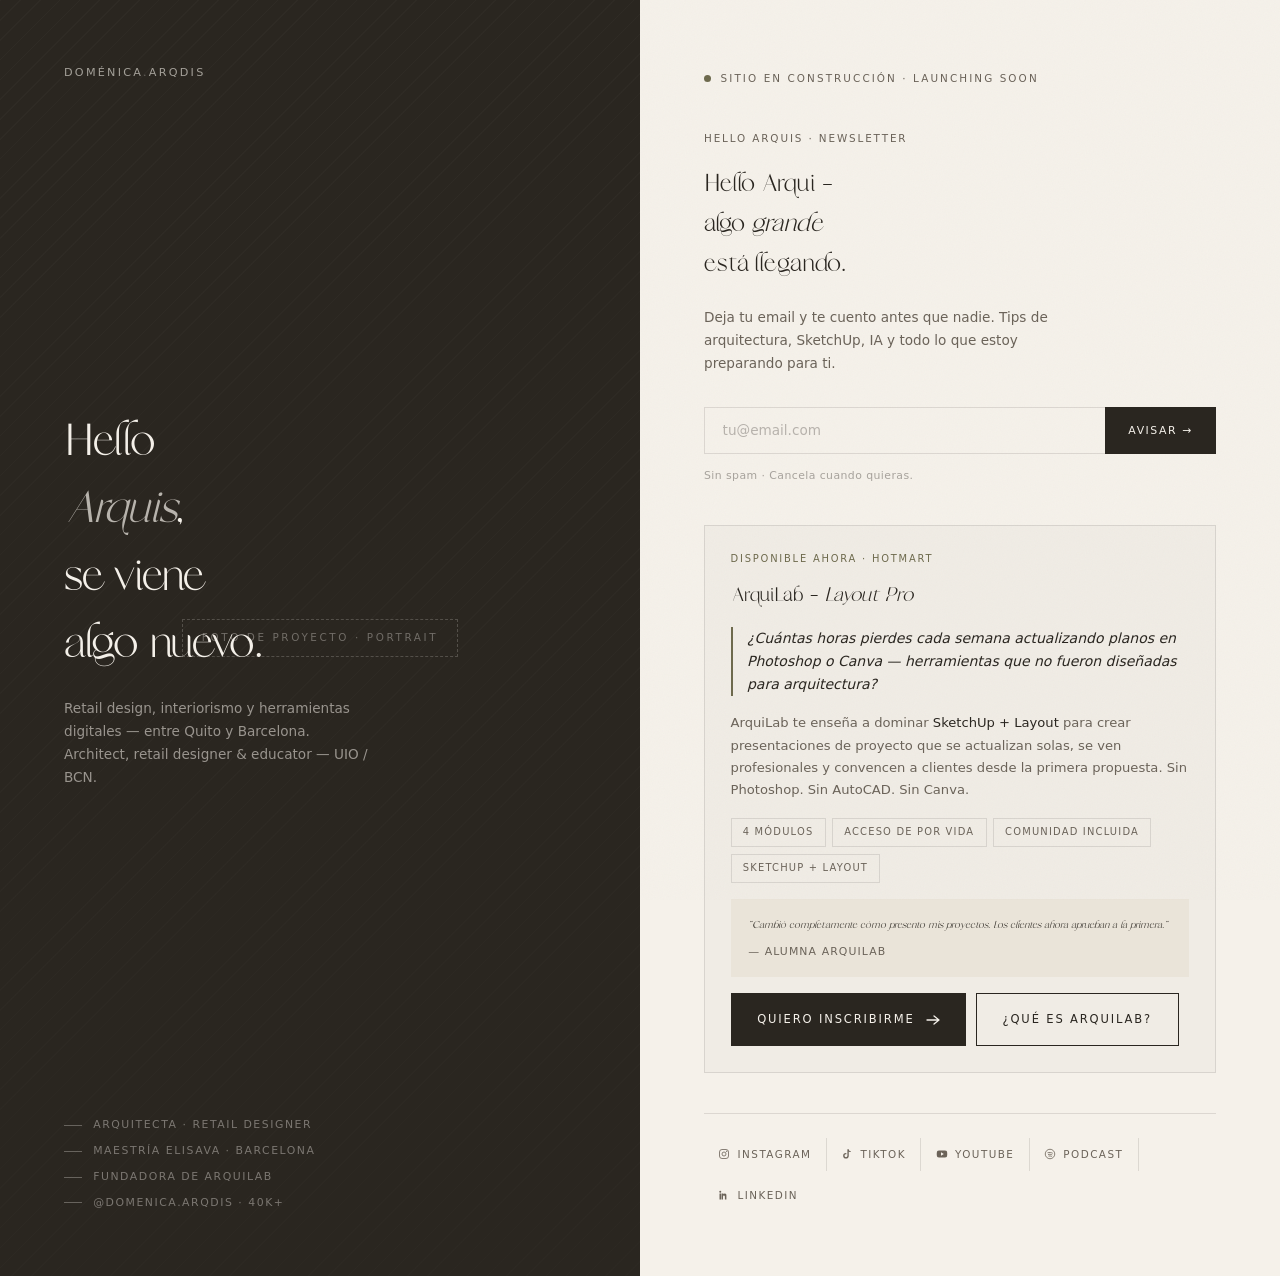
<file: coming-soon.html>
<!DOCTYPE html>
<html lang="es">
<head>
<!-- Google tag (gtag.js) -->
<script async src="https://www.googletagmanager.com/gtag/js?id=G-GLL4M44JNR"></script>
<script>
  window.dataLayer = window.dataLayer || [];
  function gtag(){dataLayer.push(arguments);}
  gtag('js', new Date());

  gtag('config', 'G-GLL4M44JNR');
</script>
<meta charset="UTF-8">
<meta name="viewport" content="width=device-width, initial-scale=1.0">
<title>Doménica Arias — darqdis.com · Próximamente</title>
<meta name="description" content="Doménica Arias — Arquitecta, retail designer y fundadora de ArquiLab. Sitio en construcción. Suscríbete para ser la primera en saberlo.">
<meta property="og:title" content="Doménica Arias · darqdis.com — Próximamente">
<meta property="og:description" content="Arquitecta, retail designer y educadora entre Quito y Barcelona. Algo nuevo está llegando.">
<meta property="og:type" content="website">
<link rel="preconnect" href="https://fonts.googleapis.com">
<link rel="preconnect" href="https://fonts.gstatic.com" crossorigin>
<style>

@font-face{font-family:'Frunchy Sage';src:url('/fonts/frunchysage.ttf') format('truetype');font-weight:400;font-style:normal;font-display:swap;}
@import url('https://fonts.googleapis.com/css2?family=Poppins:wght@300;400;500;600;700&display=swap');

:root {
  --cream:     #F5F1EA;
  --cream-2:   #EAE4D9;
  --espresso:  #2A2620;
  --espresso-2:#1E1B17;
  --ink:       #2A2620;
  --ink-soft:  #6B6359;
  --olive:     #6E6A4D;
  --blue:      #A8B4B3;
  --line:      rgba(42,38,32,0.12);
  --serif: 'Frunchy Sage', Georgia, serif;
  --sans:  'Poppins', system-ui, -apple-system, sans-serif;
  --ease: cubic-bezier(0.22, 1, 0.36, 1);
}

* { margin: 0; padding: 0; box-sizing: border-box; }
html { scroll-behavior: smooth; -webkit-text-size-adjust: 100%; height: 100%; }

body {
  font-family: var(--sans);
  background: var(--espresso-2);
  color: var(--ink);
  font-weight: 300;
  line-height: 1.65;
  -webkit-font-smoothing: antialiased;
  min-height: 100vh;
  display: flex;
  align-items: stretch;
}

/* ============================================================
   GRAIN
   ============================================================ */
.grain {
  position: fixed; inset: 0; z-index: 60;
  pointer-events: none; opacity: 0.035; mix-blend-mode: multiply;
  background-image: url("data:image/svg+xml,%3Csvg xmlns='http://www.w3.org/2000/svg' width='200' height='200'%3E%3Cfilter id='n'%3E%3CfeTurbulence type='fractalNoise' baseFrequency='0.82' numOctaves='3' stitchTiles='stitch'/%3E%3C/filter%3E%3Crect width='100%25' height='100%25' filter='url(%23n)'/%3E%3C/svg%3E");
}

/* ============================================================
   SHEET
   ============================================================ */
.sheet {
  width: 100%;
  max-width: 1340px;
  margin: 0 auto;
  background: var(--cream);
  display: grid;
  grid-template-columns: 1fr 1fr;
  min-height: 100vh;
  box-shadow: 0 0 140px rgba(0,0,0,0.55);
  position: relative;
}

/* ============================================================
   LEFT — imagen + overlay
   ============================================================ */
.cs-left {
  position: relative;
  background: var(--espresso);
  overflow: hidden;
  min-height: 100vh;
}

.cs-left__bg {
  position: absolute; inset: 0;
  background: var(--espresso);
  background-image:
    repeating-linear-gradient(135deg,
      rgba(245,241,234,0.03) 0, rgba(245,241,234,0.03) 1px,
      transparent 1px, transparent 14px);
}

.cs-left__overlay {
  position: absolute; inset: 0;
  background: linear-gradient(160deg,
    rgba(42,38,32,0.3) 0%,
    rgba(42,38,32,0.7) 100%);
}

/* placeholder visual — pon aquí tu mejor foto */
.cs-left__ph {
  position: absolute; inset: 0;
  display: flex; align-items: center; justify-content: center;
  flex-direction: column; gap: 1rem;
}
.cs-left__ph-label {
  font-family: var(--sans); font-size: 0.65rem;
  letter-spacing: 0.25em; text-transform: uppercase;
  color: rgba(245,241,234,0.35);
  border: 1px dashed rgba(245,241,234,0.2);
  padding: 0.6rem 1.2rem;
}

.cs-left__content {
  position: relative; z-index: 2;
  padding: clamp(2rem, 5vw, 4rem);
  height: 100%;
  display: flex; flex-direction: column;
  justify-content: space-between;
}

.cs-logo {
  font-family: var(--sans); font-size: 0.7rem;
  letter-spacing: 0.2em; text-transform: uppercase;
  color: rgba(245,241,234,0.6);
  text-decoration: none;
}
.cs-logo span { color: rgba(245,241,234,0.3); }

.cs-left__tagline {
  font-family: var(--serif);
  font-size: clamp(2.8rem, 5vw, 4.5rem);
  font-weight: 400; line-height: 1.05;
  color: var(--cream);
  letter-spacing: -0.02em;
}
.cs-left__tagline em {
  font-style: italic; font-weight: 400;
  color: rgba(245,241,234,0.7);
}

.cs-left__sub {
  font-family: var(--sans); font-size: 0.85rem;
  color: rgba(245,241,234,0.55); line-height: 1.7;
  max-width: 36ch; margin-top: 1.2rem;
}

.cs-left__creds {
  display: flex; flex-direction: column; gap: 0.5rem;
}
.cs-left__cred {
  font-family: var(--sans); font-size: 0.68rem;
  letter-spacing: 0.14em; text-transform: uppercase;
  color: rgba(245,241,234,0.4);
  display: flex; align-items: center; gap: 0.7rem;
}
.cs-left__cred::before {
  content: ''; width: 18px; height: 1px;
  background: rgba(245,241,234,0.3); flex-shrink: 0;
}

/* ============================================================
   RIGHT — contenido de venta sutil
   ============================================================ */
.cs-right {
  padding: clamp(2rem, 5vw, 4.5rem) clamp(2rem, 5vw, 4rem);
  display: flex; flex-direction: column;
  justify-content: space-between;
  gap: 2.5rem;
  background: var(--cream);
}

.cs-status {
  display: inline-flex; align-items: center; gap: 0.6rem;
  font-family: var(--sans); font-size: 0.65rem;
  letter-spacing: 0.2em; text-transform: uppercase;
  color: var(--ink-soft);
}
.cs-status__dot {
  width: 7px; height: 7px; border-radius: 50%;
  background: var(--olive);
  box-shadow: 0 0 0 0 rgba(110,106,77,0.5);
  animation: pulse 2.4s infinite;
}
@keyframes pulse {
  0%   { box-shadow: 0 0 0 0 rgba(110,106,77,0.5); }
  70%  { box-shadow: 0 0 0 8px rgba(110,106,77,0); }
  100% { box-shadow: 0 0 0 0 rgba(110,106,77,0); }
}

/* newsletter form */
.cs-newsletter { display: flex; flex-direction: column; gap: 0.5rem; }
.cs-newsletter__label {
  font-family: var(--sans); font-size: 0.65rem;
  letter-spacing: 0.18em; text-transform: uppercase;
  color: var(--ink-soft); margin-bottom: 0.5rem;
}
.cs-newsletter__title {
  font-family: var(--serif);
  font-size: clamp(1.6rem, 2.8vw, 2.2rem);
  font-weight: 500; line-height: 1.15;
  color: var(--ink); margin-bottom: 0.8rem;
}
.cs-newsletter__title em { font-style: italic; font-weight: 400; }
.cs-newsletter__sub {
  font-size: 0.85rem; color: var(--ink-soft);
  line-height: 1.7; margin-bottom: 1.5rem; max-width: 40ch;
}
.cs-form {
  display: flex; flex-direction: column; gap: 0.8rem;
}
.cs-form__row { display: flex; gap: 0; }
.cs-input {
  flex: 1;
  background: transparent;
  border: 1px solid var(--line);
  border-right: none;
  padding: 0.9rem 1.1rem;
  font-family: var(--sans); font-size: 0.85rem;
  color: var(--ink); font-weight: 300;
  outline: none;
  transition: border-color 0.4s var(--ease);
  min-width: 0;
}
.cs-input::placeholder { color: rgba(42,38,32,0.3); }
.cs-input:focus { border-color: var(--ink); }
.cs-btn {
  font-family: var(--sans); font-size: 0.68rem;
  letter-spacing: 0.14em; text-transform: uppercase;
  background: var(--ink); color: var(--cream);
  border: 1px solid var(--ink); padding: 0 1.4rem;
  cursor: pointer; white-space: nowrap;
  transition: all 0.4s var(--ease);
}
.cs-btn:hover { background: var(--espresso-2); border-color: var(--espresso-2); }
.cs-form__legal {
  font-size: 0.68rem; color: rgba(42,38,32,0.38);
  letter-spacing: 0.04em;
}

/* el producto sutil — ArquiLab */
.cs-product {
  border: 1px solid var(--line);
  padding: 1.5rem;
  display: flex; gap: 1.2rem; align-items: flex-start;
  text-decoration: none; color: inherit;
  transition: border-color 0.4s var(--ease), background 0.4s var(--ease);
  position: relative; overflow: hidden;
}
.cs-product:hover { border-color: var(--ink); background: rgba(42,38,32,0.03); }
.cs-product__num {
  font-family: var(--serif); font-size: 2.2rem;
  font-weight: 400; line-height: 1; color: rgba(42,38,32,0.12);
  flex-shrink: 0;
}
.cs-product__body { flex: 1; }
.cs-product__tag {
  font-size: 0.62rem; letter-spacing: 0.18em; text-transform: uppercase;
  color: var(--olive); margin-bottom: 0.4rem;
  display: block;
}
.cs-product__name {
  font-family: var(--serif); font-size: 1.15rem;
  font-weight: 500; line-height: 1.2;
  color: var(--ink); margin-bottom: 0.5rem;
}
.cs-product__desc {
  font-size: 0.8rem; color: var(--ink-soft);
  line-height: 1.6; margin-bottom: 0.9rem;
}
.cs-product__cta {
  font-size: 0.68rem; letter-spacing: 0.14em; text-transform: uppercase;
  color: var(--ink); display: flex; align-items: center; gap: 0.5rem;
  transition: gap 0.4s var(--ease);
}
.cs-product:hover .cs-product__cta { gap: 0.9rem; }

/* socials footer */
.cs-socials {
  display: flex; flex-wrap: wrap; gap: 0.5rem 0;
  border-top: 1px solid var(--line); padding-top: 1.5rem;
}
.cs-social {
  display: inline-flex; align-items: center; gap: 0.45rem;
  font-family: var(--sans); font-size: 0.65rem;
  letter-spacing: 0.14em; text-transform: uppercase;
  color: var(--ink-soft); text-decoration: none;
  padding: 0.5rem 0.9rem;
  transition: color 0.3s var(--ease), background 0.3s var(--ease);
  border-right: 1px solid var(--line);
}
.cs-social:last-child { border-right: none; }
.cs-social:hover { color: var(--ink); background: rgba(42,38,32,0.04); }
.cs-social svg { display: block; }

/* ============================================================
   ARQUILAB — sección persuasiva
   ============================================================ */
.cs-arquilab {
  border: 1px solid var(--line);
  padding: 1.6rem;
  display: flex; flex-direction: column; gap: 1rem;
  background: rgba(42,38,32,0.02);
  animation: fadeUp 0.9s var(--ease) 0.5s both;
}
.cs-arquilab__head { display: flex; flex-direction: column; gap: 0.3rem; }
.cs-arquilab__title {
  font-family: var(--serif);
  font-size: clamp(1.4rem, 2.2vw, 1.85rem);
  font-weight: 500; line-height: 1.15; color: var(--ink);
}
.cs-arquilab__title em { font-style: italic; font-weight: 400; }
.cs-arquilab__hook {
  font-size: 0.875rem; color: var(--ink);
  line-height: 1.65; font-style: italic;
  border-left: 2px solid var(--olive);
  padding-left: 0.9rem;
}
.cs-arquilab__body {
  font-size: 0.82rem; color: var(--ink-soft);
  line-height: 1.7;
}
.cs-arquilab__body strong { color: var(--ink); font-weight: 500; }
.cs-arquilab__pills {
  display: flex; flex-wrap: wrap; gap: 0.4rem;
}
.cs-pill {
  font-family: var(--sans); font-size: 0.62rem;
  letter-spacing: 0.12em; text-transform: uppercase;
  color: var(--ink-soft); border: 1px solid var(--line);
  padding: 0.35rem 0.7rem;
}
.cs-arquilab__testimonial {
  background: var(--cream-2);
  padding: 1rem 1.1rem;
  border-radius: 0;
}
.cs-testimonial__quote {
  font-family: var(--serif); font-size: 0.9rem;
  font-style: italic; color: var(--ink);
  line-height: 1.5; margin-bottom: 0.4rem;
}
.cs-testimonial__author {
  font-size: 0.68rem; letter-spacing: 0.1em;
  text-transform: uppercase; color: var(--ink-soft);
}
.cs-arquilab__ctas { display: flex; flex-wrap: wrap; gap: 0.6rem; }
.cs-arquilab__cta {
  display: inline-flex; align-items: center; gap: 0.7rem;
  font-family: var(--sans); font-size: 0.72rem;
  letter-spacing: 0.16em; text-transform: uppercase;
  color: var(--cream); background: var(--ink);
  border: 1px solid var(--ink);
  padding: 1rem 1.6rem;
  text-decoration: none; align-self: flex-start;
  transition: all 0.4s var(--ease);
}
.cs-arquilab__cta:hover {
  background: var(--espresso-2);
  border-color: var(--espresso-2);
  gap: 1.1rem;
}
.cs-arquilab__cta--ghost {
  background: transparent; color: var(--ink);
}
.cs-arquilab__cta--ghost:hover {
  background: var(--ink); color: var(--cream);
}

/* quitar la animación duplicada del producto anterior */
.cs-product { animation: fadeUp 0.9s var(--ease) 0.5s both; }
@keyframes fadeUp {
  from { opacity: 0; transform: translateY(20px); }
  to   { opacity: 1; transform: translateY(0); }
}
.cs-logo        { animation: fadeUp 0.9s var(--ease) 0.1s both; }
.cs-left__tagline { animation: fadeUp 1s var(--ease) 0.25s both; }
.cs-left__creds { animation: fadeUp 0.9s var(--ease) 0.4s both; }
.cs-status      { animation: fadeUp 0.8s var(--ease) 0.2s both; }
.cs-newsletter  { animation: fadeUp 0.9s var(--ease) 0.35s both; }
.cs-product     { animation: fadeUp 0.9s var(--ease) 0.5s both; }
.cs-socials     { animation: fadeUp 0.8s var(--ease) 0.65s both; }

/* ============================================================
   RESPONSIVE
   ============================================================ */
@media (max-width: 768px) {
  body { align-items: flex-start; }
  .sheet {
    grid-template-columns: 1fr;
    min-height: auto;
  }
  .cs-left { min-height: 55vw; }
  .cs-left__tagline { font-size: 2.4rem; }
  .cs-left__sub { display: none; }
  .cs-right { padding: 2rem 1.5rem 3rem; }
  .cs-form__row { flex-direction: column; }
  .cs-input { border-right: 1px solid var(--line); border-bottom: none; }
  .cs-btn { padding: 0.9rem; }
  .cs-socials { gap: 0; }
  .cs-social { font-size: 0.6rem; padding: 0.5rem 0.7rem; }
}

</style>
</head>

<body>
<div class="grain" aria-hidden="true"></div>

<div class="sheet">

  <!-- ======== LEFT ======== -->
  <div class="cs-left">
    <div class="cs-left__bg" aria-hidden="true"></div>
    <div class="cs-left__overlay" aria-hidden="true"></div>

    <!-- Placeholder imagen — reemplaza por tu mejor foto de proyecto -->
    <div class="cs-left__ph" aria-hidden="true">
      <span class="cs-left__ph-label">foto de proyecto · portrait</span>
    </div>

    <div class="cs-left__content">
      <a href="/" class="cs-logo">doménica<span>.</span>arqdis</a>

      <div>
        <h1 class="cs-left__tagline">
          Hello<br><em>Arquis</em>,<br>se viene<br>algo nuevo.
        </h1>
        <p class="cs-left__sub">
          Retail design, interiorismo y herramientas digitales — entre Quito y Barcelona.
          <br>Architect, retail designer &amp; educator — UIO / BCN.
        </p>
      </div>

      <div class="cs-left__creds">
        <span class="cs-left__cred">Arquitecta · Retail Designer</span>
        <span class="cs-left__cred">Maestría Elisava · Barcelona</span>
        <span class="cs-left__cred">Fundadora de ArquiLab</span>
        <span class="cs-left__cred">@domenica.arqdis · 40K+</span>
      </div>
    </div>
  </div>

  <!-- ======== RIGHT ======== -->
  <div class="cs-right">

    <div>
      <span class="cs-status">
        <span class="cs-status__dot" aria-hidden="true"></span>
        Sitio en construcción · Launching soon
      </span>
    </div>

    <!-- Captura de email -->
    <div class="cs-newsletter">
      <span class="cs-newsletter__label">Hello Arquis · Newsletter</span>
      <h2 class="cs-newsletter__title">
        Hello Arqui —<br>algo <em>grande</em><br>está llegando.
      </h2>
      <p class="cs-newsletter__sub">
        Deja tu email y te cuento antes que nadie. Tips de arquitectura, SketchUp, IA y todo lo que estoy preparando para ti.
      </p>
      <form class="cs-form" onsubmit="handleSubmit(event)">
        <div class="cs-form__row">
          <input
            type="email"
            required
            placeholder="tu@email.com"
            class="cs-input"
            id="emailInput"
            aria-label="Tu email"
          />
          <button type="submit" class="cs-btn">Avisar →</button>
        </div>
        <p class="cs-form__legal" id="formMsg">Sin spam · Cancela cuando quieras.</p>
      </form>
    </div>

    <!-- ArquiLab — sección de introducción -->
    <div class="cs-arquilab">
      <div class="cs-arquilab__head">
        <span class="cs-product__tag">Disponible ahora · Hotmart</span>
        <h3 class="cs-arquilab__title">ArquiLab — <em>Layout Pro</em></h3>
      </div>

      <p class="cs-arquilab__hook">
        ¿Cuántas horas pierdes cada semana actualizando planos en Photoshop o Canva — herramientas que no fueron diseñadas para arquitectura?
      </p>

      <p class="cs-arquilab__body">
        ArquiLab te enseña a dominar <strong>SketchUp + Layout</strong> para crear presentaciones de proyecto que se actualizan solas, se ven profesionales y convencen a clientes desde la primera propuesta. Sin Photoshop. Sin AutoCAD. Sin Canva.
      </p>

      <div class="cs-arquilab__pills">
        <span class="cs-pill">4 módulos</span>
        <span class="cs-pill">Acceso de por vida</span>
        <span class="cs-pill">Comunidad incluida</span>
        <span class="cs-pill">SketchUp + Layout</span>
      </div>

      <div class="cs-arquilab__testimonial">
        <p class="cs-testimonial__quote">"Cambió completamente cómo presento mis proyectos. Los clientes ahora aprueban a la primera."</p>
        <p class="cs-testimonial__author">— Alumna ArquiLab</p>
      </div>

      <div class="cs-arquilab__ctas">
        <a class="cs-arquilab__cta" href="https://pay.hotmart.com/L102711072Y?off=q5ahpkm3" target="_blank" rel="noopener">
          Quiero inscribirme
          <svg width="14" height="10" viewBox="0 0 14 10" fill="none" aria-hidden="true">
            <path d="M1 5h12M8 1l5 4-5 4" stroke="currentColor" stroke-width="1.3" stroke-linecap="round" stroke-linejoin="round"/>
          </svg>
        </a>
        <a class="cs-arquilab__cta cs-arquilab__cta--ghost" href="arquilab.html">
          ¿Qué es ArquiLab?
        </a>
      </div>
    </div>

    <!-- Social links -->
    <nav class="cs-socials" aria-label="Redes sociales">
      <a class="cs-social" href="https://instagram.com/domenica.arqdis" target="_blank" rel="noopener" aria-label="Instagram">
        <svg viewBox="0 0 24 24" width="12" height="12" fill="none" stroke="currentColor" stroke-width="1.6" aria-hidden="true"><rect x="3" y="3" width="18" height="18" rx="5"/><circle cx="12" cy="12" r="4"/><circle cx="17.5" cy="6.5" r="0.6" fill="currentColor"/></svg>
        Instagram
      </a>
      <a class="cs-social" href="https://www.tiktok.com/@domenica.arqdis" target="_blank" rel="noopener" aria-label="TikTok">
        <svg viewBox="0 0 24 24" width="12" height="12" fill="currentColor" aria-hidden="true"><path d="M19.5 8.2a6.7 6.7 0 0 1-4-1.3v8.5a5.6 5.6 0 1 1-5.6-5.6c.3 0 .5 0 .8.1v2.7c-.3-.1-.5-.1-.8-.1a2.9 2.9 0 1 0 2.9 2.9V2.5h2.7a4 4 0 0 0 4 4Z"/></svg>
        TikTok
      </a>
      <a class="cs-social" href="https://youtube.com/@domenica.arqdis" target="_blank" rel="noopener" aria-label="YouTube">
        <svg viewBox="0 0 24 24" width="12" height="12" fill="currentColor" aria-hidden="true"><path d="M22 7.5a2.8 2.8 0 0 0-2-2C18.2 5 12 5 12 5s-6.2 0-8 .5a2.8 2.8 0 0 0-2 2C1.5 9.3 1.5 12 1.5 12s0 2.7.5 4.5a2.8 2.8 0 0 0 2 2c1.8.5 8 .5 8 .5s6.2 0 8-.5a2.8 2.8 0 0 0 2-2c.5-1.8.5-4.5.5-4.5s0-2.7-.5-4.5ZM10 15.3V8.7L15.7 12 10 15.3Z"/></svg>
        YouTube
      </a>
      <a class="cs-social" href="https://open.spotify.com/show/4md2Bjltyhj0sUq6wG39fB" target="_blank" rel="noopener" aria-label="Podcast Hello Arquis">
        <svg viewBox="0 0 24 24" width="12" height="12" fill="none" stroke="currentColor" stroke-width="1.6" aria-hidden="true"><circle cx="12" cy="12" r="9.5"/><path d="M7 9.5c3.5-1 7.5-.7 10.5 1M8 13c2.8-.8 6-.5 8.5 1M9 16.2c2.2-.6 4.6-.3 6.5.8"/></svg>
        Podcast
      </a>
      <a class="cs-social" href="https://www.linkedin.com/in/dom%C3%A9nica-arias-tutillo-3b9b981ab/" target="_blank" rel="noopener" aria-label="LinkedIn">
        <svg viewBox="0 0 24 24" width="12" height="12" fill="currentColor" aria-hidden="true"><path d="M4.5 3.5a2 2 0 1 1 0 4 2 2 0 0 1 0-4ZM3 9h3v12H3V9Zm5.5 0H11v1.7h.1A2.8 2.8 0 0 1 13.6 9c2.7 0 3.2 1.8 3.2 4.1V21h-3v-5.3c0-1.3 0-2.9-1.8-2.9-1.8 0-2 1.4-2 2.8V21h-3V9Z"/></svg>
        LinkedIn
      </a>
    </nav>

  </div>
</div>

<script>
function handleSubmit(e) {
  e.preventDefault();
  var email = document.getElementById('emailInput').value;
  var msg = document.getElementById('formMsg');
  // Aquí conectas tu proveedor de email (Mailchimp, ConvertKit, Beehiiv)
  // Por ahora guardamos en localStorage como demo
  try {
    var leads = JSON.parse(localStorage.getItem('cs_leads') || '[]');
    leads.push({ email: email, date: new Date().toISOString() });
    localStorage.setItem('cs_leads', JSON.stringify(leads));
  } catch(err) {}
  document.getElementById('emailInput').value = '';
  msg.textContent = '✓ Hello Arqui — te aviso cuando esté listo.';
  msg.style.color = '#6E6A4D';
}
</script>

</body>
</html>
</file>
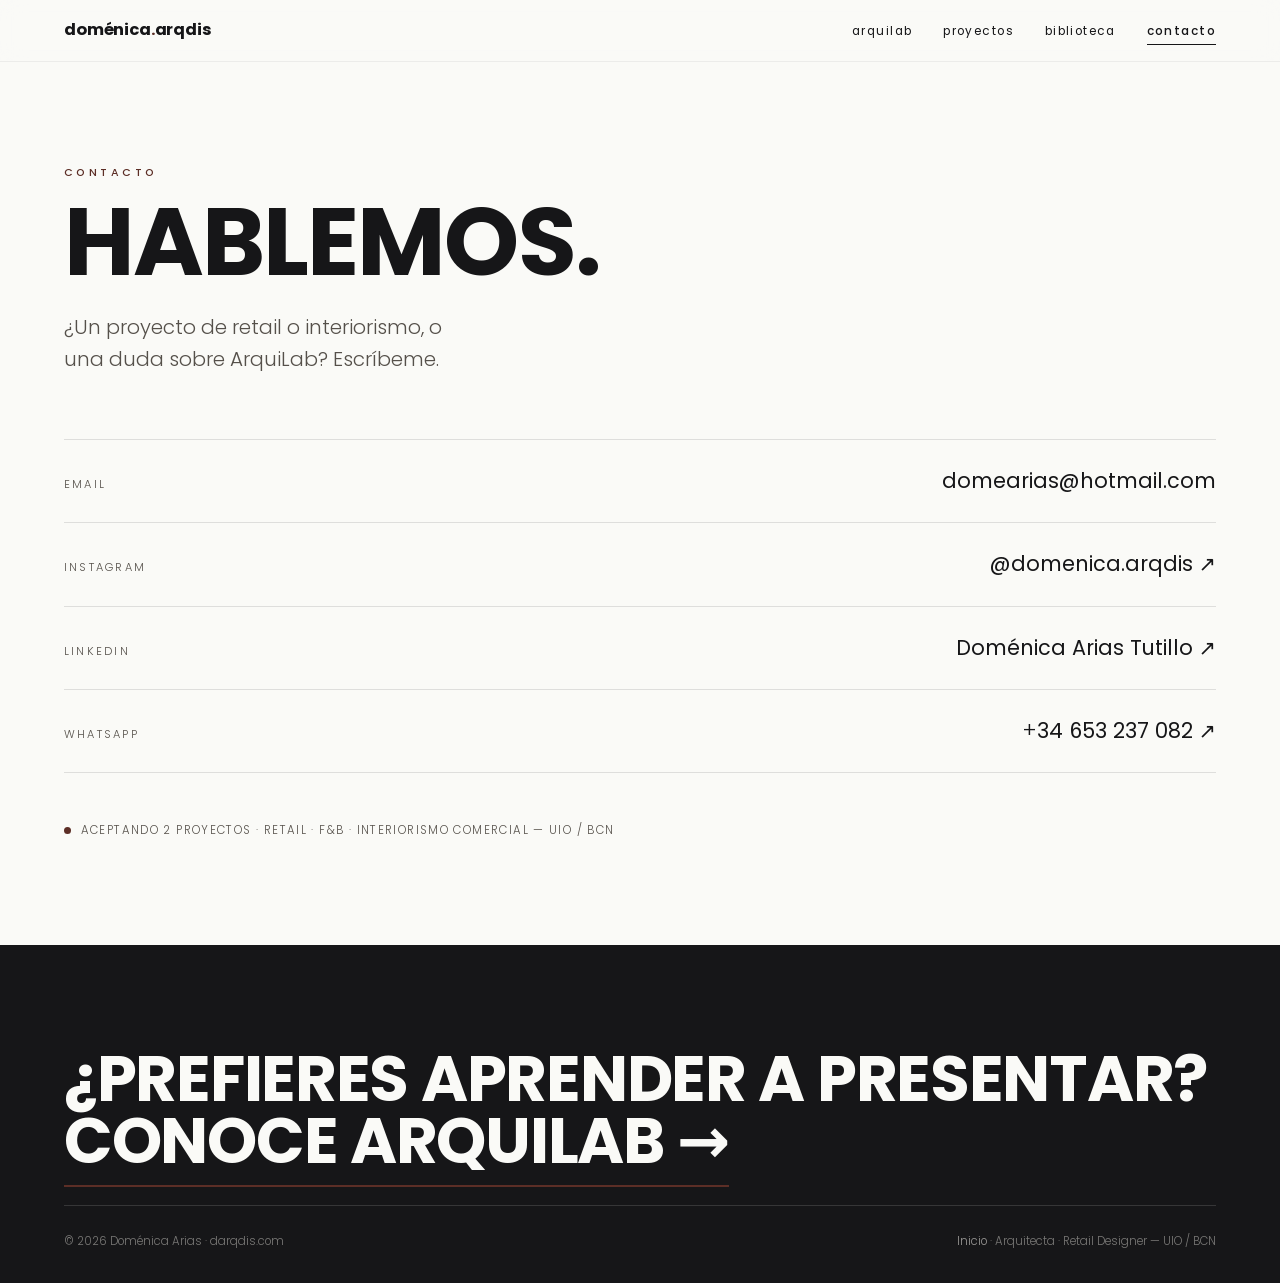
<file: contacto.html>
<!DOCTYPE html>
<html lang="es">
<head>
<!-- Google tag (gtag.js) -->
<script async src="https://www.googletagmanager.com/gtag/js?id=G-GLL4M44JNR"></script>
<script>
  window.dataLayer = window.dataLayer || [];
  function gtag(){dataLayer.push(arguments);}
  gtag('js', new Date());
  gtag('config', 'G-GLL4M44JNR');
</script>
<meta charset="UTF-8">
<meta name="viewport" content="width=device-width, initial-scale=1.0">
<title>Contacto — Doménica Arias · darqdis</title>
<meta name="description" content="Contacto de Doménica Arias — arquitecta, retail designer e interiorista entre Quito y Barcelona. Escríbeme para proyectos o ArquiLab.">
<meta property="og:title" content="Contacto — Doménica Arias">
<meta property="og:description" content="Hablemos — proyectos de retail e interiorismo, o dudas sobre ArquiLab.">
<meta property="og:type" content="website">
<link rel="preconnect" href="https://fonts.googleapis.com">
<link rel="preconnect" href="https://fonts.gstatic.com" crossorigin>
<link rel="stylesheet" href="https://fonts.googleapis.com/css2?family=Poppins:ital,wght@0,300;0,400;0,500;0,600;0,700;1,400&display=swap">
<style>

/* Poppins se carga con <link> en el <head> (el @import aquí lo ignora el navegador por ir tras @font-face) */

:root {
  --bone:      #FAFAF7;   /* blanco por defecto */
  --beige:     #F0EDE6;   /* acento cálido */
  --espresso:  #1A1714;   /* impacto — footer */
  --ink:       #111009;
  --ink-soft:  #3D3830;
  --olive:     #6E6A4D;
  --oxblood:   #5C2E26;
  --line:      rgba(17, 16, 9, 0.12);
  --line-2:    rgba(17, 16, 9, 0.06);
  --serif: 'Poppins', system-ui, -apple-system, sans-serif;
  --sans: 'Poppins', system-ui, -apple-system, sans-serif;
  --inset: clamp(22px, 5vw, 80px);
  --bandY: clamp(4rem, 8vw, 7.5rem);
  --ease: cubic-bezier(0.22, 1, 0.36, 1);
}

* { margin: 0; padding: 0; box-sizing: border-box; }
html { -webkit-text-size-adjust: 100%; font-size: 106.25%; }
body {
  font-family: var(--sans);
  background: var(--bone);
  color: var(--ink);
  font-weight: 400;
  line-height: 1.65;
  -webkit-font-smoothing: antialiased;
  overflow-wrap: break-word;
  min-height: 100vh;
  display: flex;
  flex-direction: column;
}
a:focus-visible, button:focus-visible {
  outline: 2px solid var(--olive);
  outline-offset: 3px;
}

/* ---- NAV ---- */
.nav {
  position: sticky; top: 0; z-index: 70;
  display: flex; align-items: center; justify-content: space-between;
  padding: 1.05rem var(--inset);
  background: rgba(250, 250, 247, 0.86);
  backdrop-filter: blur(12px); -webkit-backdrop-filter: blur(12px);
  border-bottom: 1px solid var(--line-2);
}
.nav__brand { font-family: var(--sans); font-weight: 700; font-size: 1.02rem; letter-spacing: 0.01em; text-decoration: none; color: var(--ink); }
.nav__brand .dot { color: var(--olive); }
.nav__links { margin-left:auto; display: flex; gap: clamp(1.1rem, 2.4vw, 2.4rem); list-style: none; align-items: center; }
.nav__links a {
  font-family: var(--sans); font-size: 0.74rem; font-weight: 400;
  letter-spacing: 0.14em; text-transform: lowercase; text-decoration: none;
  color: var(--ink); position: relative; padding: 0.3rem 0;
}
.nav__links a::after { content: ''; position: absolute; left: 0; bottom: -1px; width: 0; height: 1px; background: var(--ink); transition: width 0.4s var(--ease); }
.nav__links a:hover::after, .nav__links a.active::after { width: 100%; }
.nav__links a.active { font-weight: 500; }
.nav__right { display: flex; align-items: center; gap: 0.9rem; }
.nav__toggle { display: none; background: none; border: none; cursor: pointer; padding: 0.5rem; flex-direction: column; gap: 5px; }
.nav__toggle span { display: block; width: 25px; height: 1.5px; background: var(--ink); transition: transform 0.4s var(--ease), opacity 0.3s; }
.nav.open .nav__toggle span:nth-child(1) { transform: translateY(6.5px) rotate(45deg); }
.nav.open .nav__toggle span:nth-child(2) { opacity: 0; }
.nav.open .nav__toggle span:nth-child(3) { transform: translateY(-6.5px) rotate(-45deg); }

.btn {
  display: inline-flex; align-items: center; gap: 0.7rem;
  font-family: var(--sans); font-weight: 500; font-size: 0.74rem;
  letter-spacing: 0.2em; text-transform: uppercase; text-decoration: none;
  color: var(--ink); background: transparent; padding: 1.1rem 2rem;
  border: 1.5px solid var(--ink); cursor: pointer;
  transition: background 0.45s var(--ease), color 0.45s var(--ease);
}
.btn .arrow { transition: transform 0.45s var(--ease); }
.btn:hover { background: var(--ink); color: var(--bone); }
.btn:hover .arrow { transform: translateX(5px); }
.btn--oxblood { background: var(--oxblood); color: var(--bone); border-color: var(--oxblood); }
.btn--oxblood:hover { background: var(--ink); color: var(--bone); border-color: var(--ink); }
.nav-cta { border: 1.5px solid var(--oxblood) !important; padding: 0.7rem 1.3rem !important; font-size: 0.68rem !important; }
.nav-cta::after { display: none; }
@media (max-width: 480px) { .nav-cta span.arrow { display: none; } .nav-cta { padding: 0.6rem 0.9rem !important; } }

/* ---- CONTACT ---- */
.contact { flex: 1; padding: clamp(3.5rem, 8vw, 7rem) var(--inset) var(--bandY); }
.contact__head { display: flex; align-items: baseline; justify-content: space-between; gap: 1.5rem; flex-wrap: wrap; }
.contact__kicker { font-family: var(--sans); font-weight: 500; font-size: 0.68rem; letter-spacing: 0.32em; text-transform: uppercase; color: var(--olive); }
.contact__title { font-family: var(--serif); font-weight: 500; font-size: clamp(3rem, 8vw, 6rem); line-height: 0.98; margin-top: 0.8rem; }
.contact__lead { font-family: var(--serif); font-style: normal; font-size: clamp(1.2rem, 2.4vw, 1.8rem); color: var(--ink-soft); max-width: 34ch; margin-top: 1.4rem; line-height: 1.4; }
.contact__list { margin-top: clamp(2.5rem, 5vw, 4rem); border-top: 1px solid var(--line); }
.contact__row { display: flex; align-items: baseline; justify-content: space-between; gap: 1.5rem; padding: 1.5rem 0; border-bottom: 1px solid var(--line); flex-wrap: wrap; }
.contact__row dt { font-family: var(--sans); font-size: 0.7rem; letter-spacing: 0.2em; text-transform: uppercase; color: var(--ink-soft); }
.contact__row dd { font-family: var(--serif); font-size: clamp(1.3rem, 3vw, 2.2rem); }
.contact__row dd a { color: var(--ink); text-decoration: none; border-bottom: 1px solid transparent; transition: border-color 0.4s var(--ease); }
.contact__row dd a:hover { border-bottom-color: var(--ink); }
.contact__note { margin-top: clamp(2rem, 4vw, 3rem); display: inline-flex; align-items: center; gap: 0.6rem; font-family: var(--sans); font-size: 0.72rem; letter-spacing: 0.12em; text-transform: uppercase; color: var(--ink-soft); }
.contact__note i { width: 7px; height: 7px; border-radius: 50%; background: var(--olive); flex: none; }

/* ---- FOOTER ---- */
.footer { background: var(--espresso); color: var(--bone); padding: var(--bandY) var(--inset) 2rem; }
.footer__cta { font-family: var(--serif); font-weight: 500; font-size: clamp(2rem, 6vw, 4rem); line-height: 0.98; margin-bottom: 2rem; }
.footer__cta em { font-style: normal; font-weight: 400; }
.footer__cta a { color: var(--bone); text-decoration: none; border-bottom: 2px solid var(--oxblood); }
.footer__base { display: flex; justify-content: space-between; align-items: center; gap: 1rem; flex-wrap: wrap; padding-top: 1.6rem; border-top: 1px solid rgba(247,244,238,0.14); font-family: var(--sans); font-size: 0.72rem; color: rgba(247,244,238,0.45); }
.footer__base a { color: rgba(247,244,238,0.6); text-decoration: none; }
.footer__base a:hover { color: var(--bone); }

@media (max-width: 720px) {
  .nav__links {
    position: fixed; top: 0; right: 0; bottom: 0; width: min(80vw, 320px);
    background: var(--bone); flex-direction: column; align-items: flex-start; justify-content: center;
    gap: 1.6rem; padding: 2rem 2.2rem; transform: translateX(100%); transition: transform 0.55s var(--ease);
    box-shadow: -20px 0 60px rgba(0,0,0,0.18); z-index: 75;
  }
  .nav.open .nav__links { transform: translateX(0); }
  .nav__links a { font-size: 1rem; }
  .nav__toggle { display: flex; z-index: 76; }
}

/* ---- Sin Frunchy (2026-11-22): tamaños recalibrados para Poppins ---- */
.contact__lead { font-weight: 300; font-size: clamp(1.05rem, 1.6vw, 1.25rem); line-height: 1.6; }
.contact__row dd { font-weight: 400; font-size: clamp(1rem, 1.8vw, 1.3rem); }
.footer__cta em a { border-bottom-width: 2px; }
</style>
<link rel="stylesheet" href="/css/marca.css">
</head>
<body>

<!-- ============ NAV ============ -->
<nav class="nav" id="nav">
  <a href="/" class="nav__brand" aria-label="Doménica Arias — inicio">doménica<span class="dot">.</span>arqdis</a>
  <ul class="nav__links" id="navLinks">
    <li><a href="/arquilab">ArquiLab</a></li>
    <li><a href="/proyectos">Proyectos</a></li>
    <li><a href="/biblioteca">Biblioteca</a></li>
    <li><a href="/contacto" class="active">Contacto</a></li>
  </ul>
  <div class="nav__right">
    
    <button class="nav__toggle" id="navToggle" aria-label="Abrir menú" aria-expanded="false">
      <span></span><span></span><span></span>
    </button>
  </div>
</nav>

<!-- ============ CONTACTO ============ -->
<main class="contact">
  <div class="contact__head">
    <div>
      <p class="contact__kicker">Contacto</p>
      <h1 class="contact__title">Hablemos.</h1>
    </div>
  </div>
  <p class="contact__lead">¿Un proyecto de retail o interiorismo, o una duda sobre ArquiLab? Escríbeme.</p>

  <dl class="contact__list">
    <div class="contact__row"><dt>Email</dt><dd><a href="mailto:domearias@hotmail.com">domearias@hotmail.com</a></dd></div>
    <div class="contact__row"><dt>Instagram</dt><dd><a href="https://instagram.com/domenica.arqdis" target="_blank" rel="noopener">@domenica.arqdis ↗</a></dd></div>
    <div class="contact__row"><dt>LinkedIn</dt><dd><a href="https://www.linkedin.com/in/dom%C3%A9nica-arias-tutillo-3b9b981ab/" target="_blank" rel="noopener">Doménica Arias Tutillo ↗</a></dd></div>
    <div class="contact__row"><dt>WhatsApp</dt><dd><a href="https://wa.me/34653237082" target="_blank" rel="noopener"><span style="font-family:var(--sans);font-weight:300">+</span>34 653 237 082 ↗</a></dd></div>
  </dl>

  <p class="contact__note"><i></i>Aceptando 2 proyectos · Retail · F&amp;B · Interiorismo comercial — UIO / BCN</p>
</main>

<!-- ============ FOOTER ============ -->
<footer class="footer">
  <h2 class="footer__cta">¿Prefieres aprender a presentar? <em><a href="/arquilab">Conoce ArquiLab →</a></em></h2>
  <div class="footer__base">
    <span>© 2026 Doménica Arias · darqdis.com</span>
    <span><a href="/">Inicio</a> · Arquitecta · Retail Designer — UIO / BCN</span>
  </div>
</footer>

<script>
(function () {
  'use strict';
  var nav = document.getElementById('nav');
  var toggle = document.getElementById('navToggle');
  var navLinks = document.getElementById('navLinks');
  toggle.addEventListener('click', function () {
    var open = nav.classList.toggle('open');
    toggle.setAttribute('aria-expanded', open ? 'true' : 'false');
  });
  navLinks.addEventListener('click', function (e) {
    if (e.target.tagName === 'A') { nav.classList.remove('open'); toggle.setAttribute('aria-expanded', 'false'); }
  });
})();
</script>
</body>
</html>
</file>
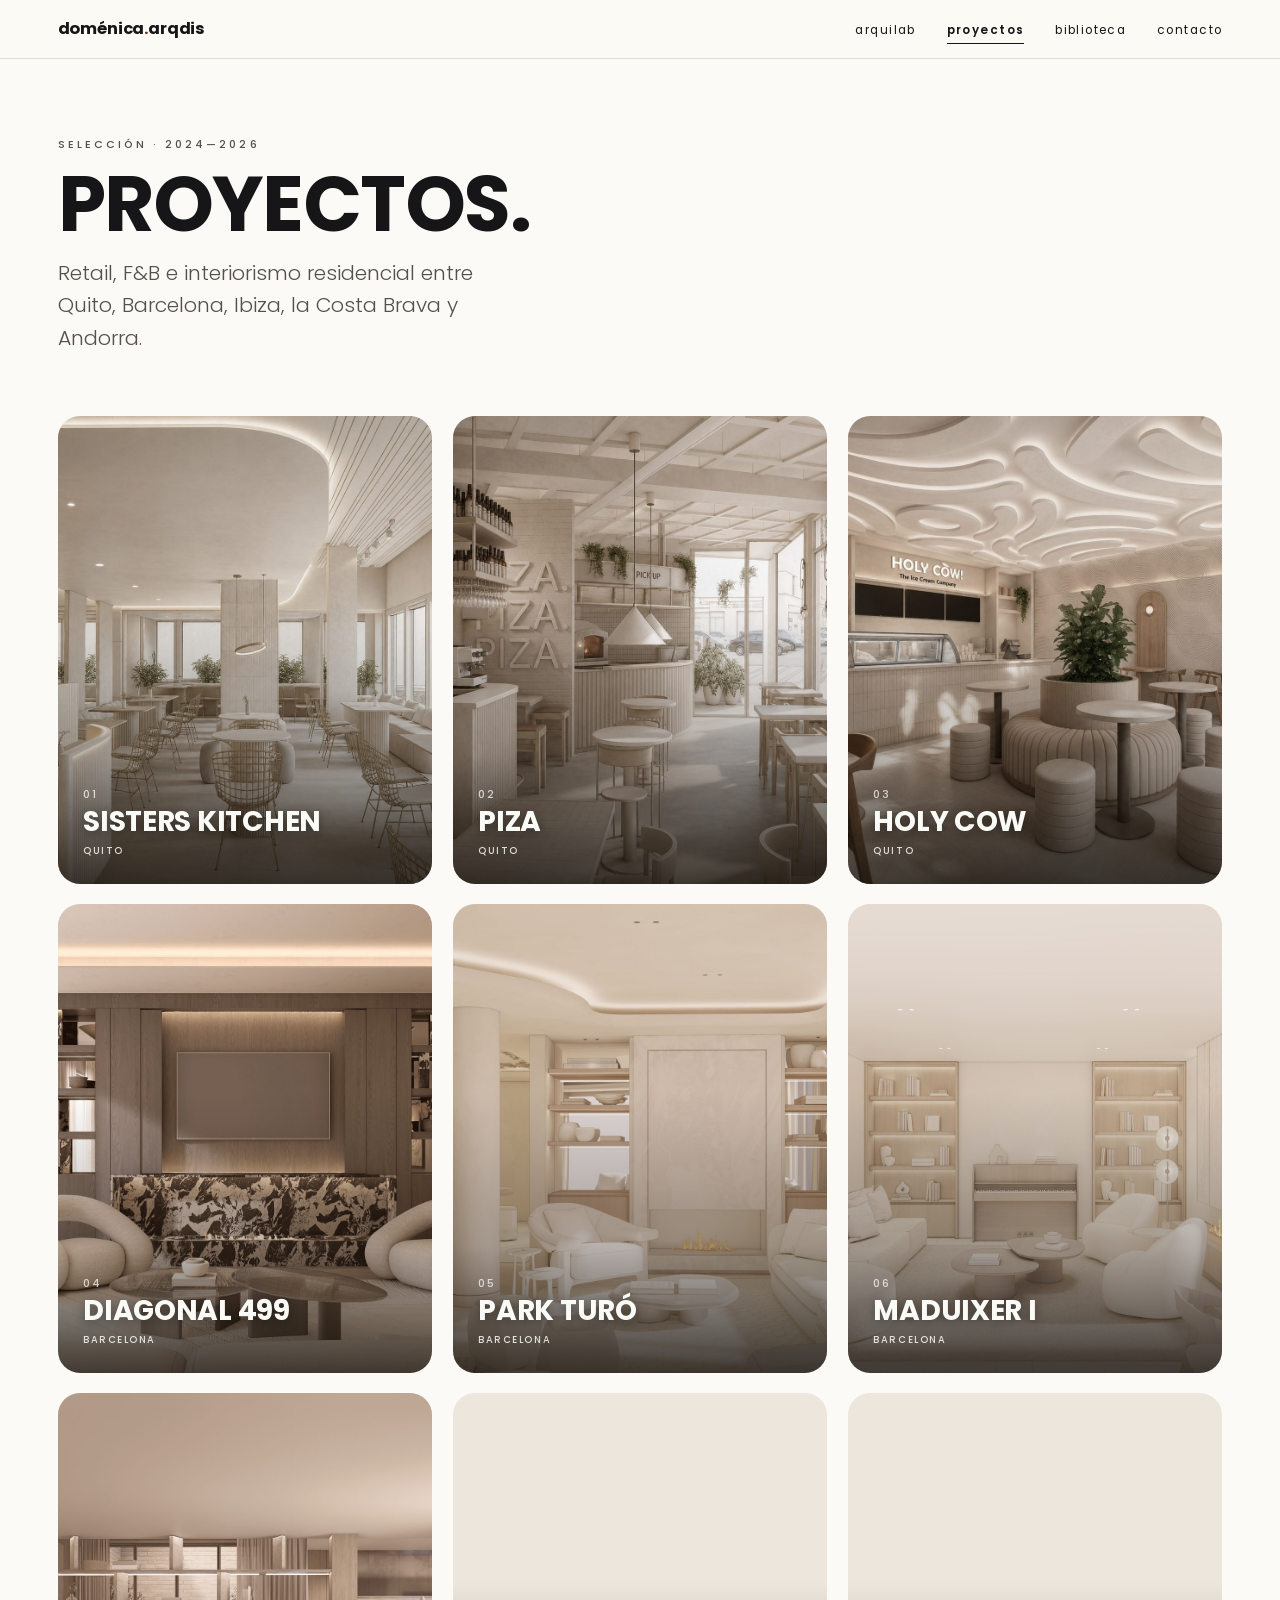
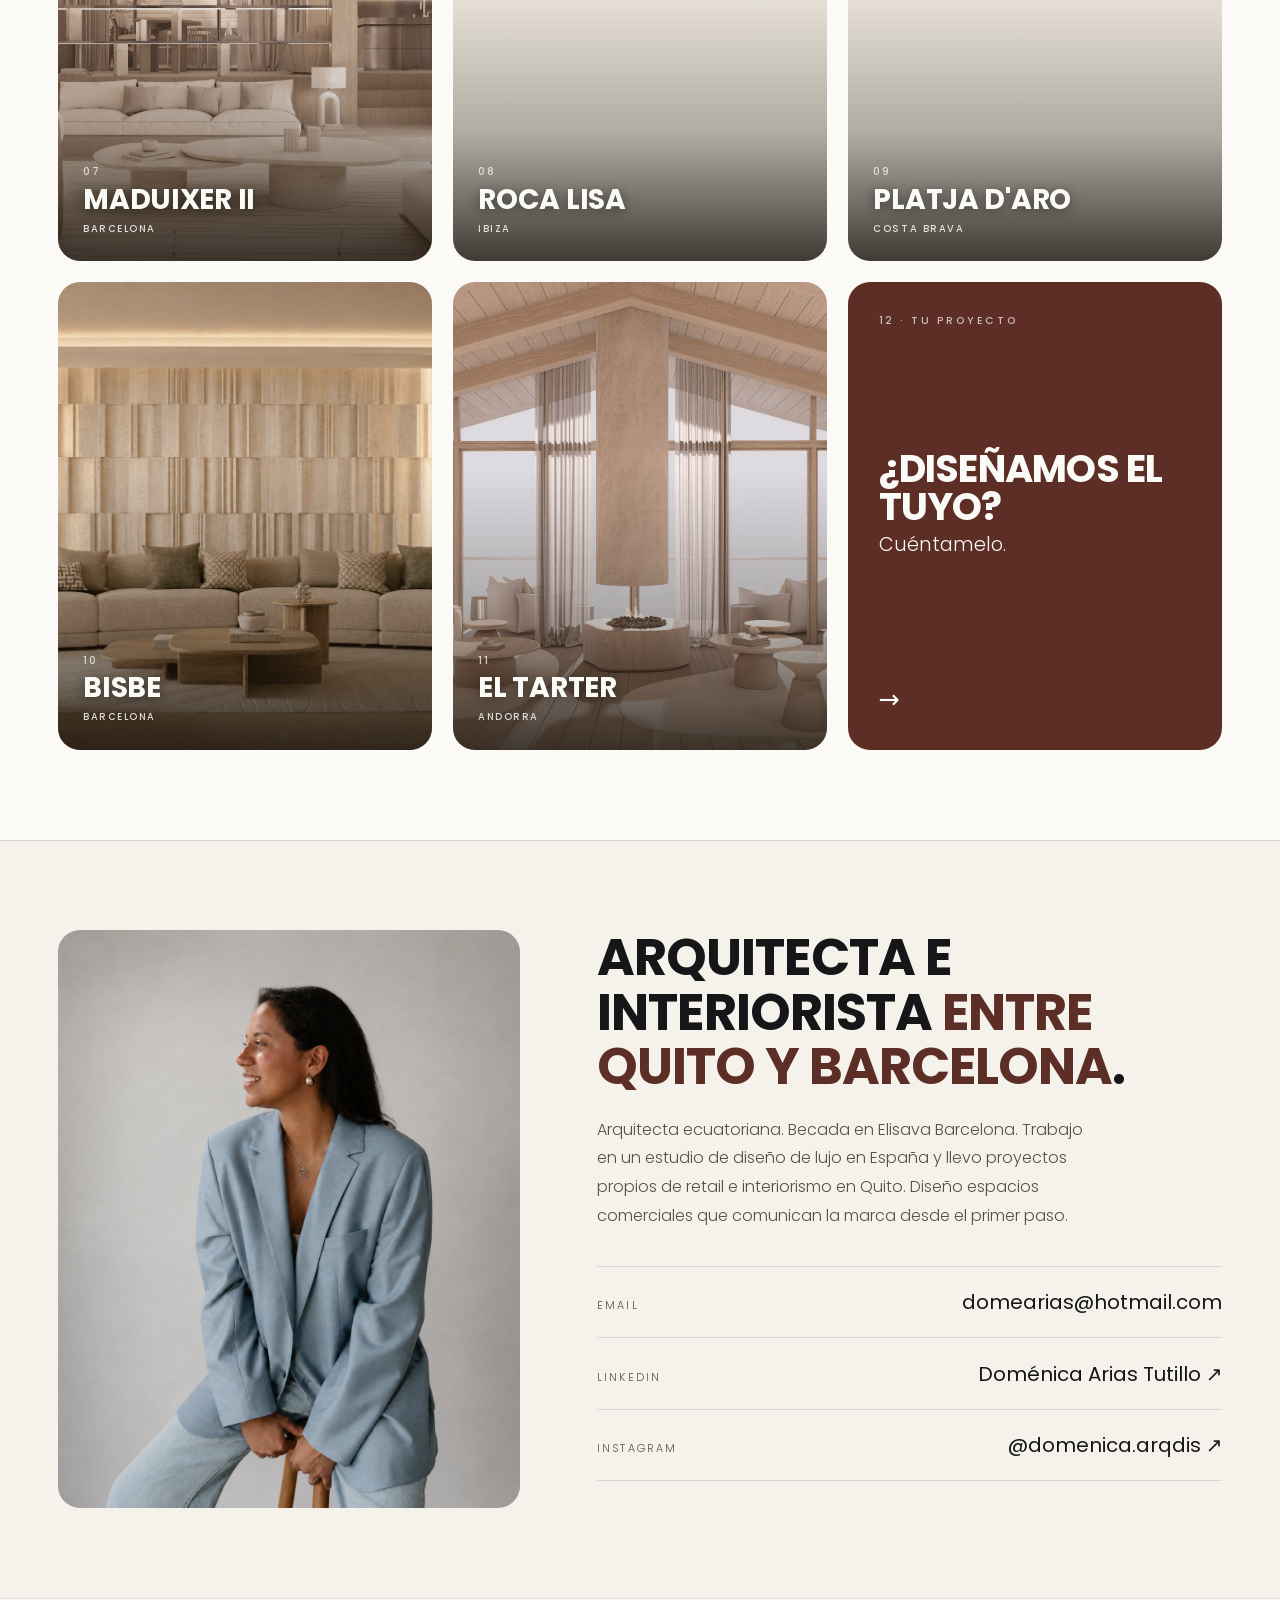
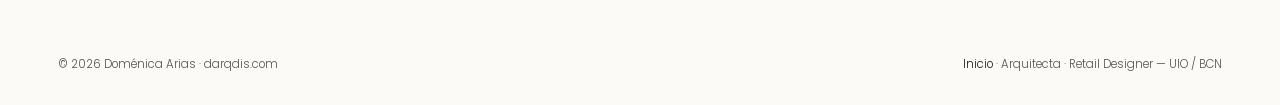
<file: proyectos.html>
<!DOCTYPE html>
<html lang="es">
<head>
<!-- Google tag (gtag.js) -->
<script async src="https://www.googletagmanager.com/gtag/js?id=G-GLL4M44JNR"></script>
<script>
  window.dataLayer = window.dataLayer || [];
  function gtag(){dataLayer.push(arguments);}
  gtag('js', new Date());
  gtag('config', 'G-GLL4M44JNR');
</script>
<meta charset="UTF-8">
<meta name="viewport" content="width=device-width, initial-scale=1.0">
<title>Proyectos — Doménica Arias · Retail & Interior Design</title>
<meta name="description" content="Portafolio de Doménica Arias — retail design, interiorismo comercial y experiencia de marca entre Quito y Barcelona. Proyectos seleccionados: Sisters Kitchen, Piza, Holy Cow.">
<meta property="og:title" content="Proyectos — Doménica Arias · Retail & Interior Design">
<meta property="og:description" content="Diseño retail que comunica la marca. Proyectos seleccionados entre Quito y Barcelona.">
<meta property="og:type" content="website">
<link rel="preconnect" href="https://fonts.googleapis.com">
<link rel="stylesheet" href="https://fonts.googleapis.com/css2?family=Poppins:ital,wght@0,300;0,400;0,500;0,600;0,700;1,400&display=swap">
<link rel="preconnect" href="https://fonts.gstatic.com" crossorigin>
<style>
/* ============================================================
   DOMENICA ARIAS — darqdis · /proyectos
   Sistema visual v4 — mid-century moderno, fondo yeso, grilla modular
   ============================================================ */

:root{
  --paper:    #FBFAF6;   /* casi blanco (cálido apenas) */
  --paper-2:  #F5F2EB;   /* banda alterna */
  --sand:     #DBD1BC;   /* bloque de respiro */
  --ink:      #1C1815;   /* casi negro cálido — texto en negro */
  --ink-soft: #6A6153;   /* texto secundario */
  --bone:     #F7F4EE;
  --terracotta:#B96A43;
  --oxblood:  #5C2E26;
  --olive:    #6E6A4D;
  --walnut:   #6B4A31;
  --burgundy: #7A2E33;
  --brass:    #9C7A3E;
  --line:     rgba(34,29,22,0.16);
  --line-2:   rgba(34,29,22,0.08);
  --serif: 'Poppins', system-ui, -apple-system, sans-serif;
  --sans:  'Poppins', system-ui, -apple-system, sans-serif;
  --inset: clamp(20px, 4.5vw, 68px);
  --bandY: clamp(3.5rem, 7vw, 6.5rem);
  --gap: clamp(10px, 1.4vw, 18px);
  --ease: cubic-bezier(0.22, 1, 0.36, 1);
}
*{ margin:0; padding:0; box-sizing:border-box; }
html{ scroll-behavior:smooth; -webkit-text-size-adjust:100%; font-size:106.25%; }
body{
  font-family:var(--sans);
  background:var(--paper);
  color:var(--ink);
  font-weight:400;
  line-height:1.6;
  -webkit-font-smoothing:antialiased;
  overflow-wrap:break-word;
}
a:focus-visible, button:focus-visible, [tabindex]:focus-visible{
  outline:2px solid var(--oxblood); outline-offset:3px;
}
.tnum{ font-variant-numeric:tabular-nums; }

/* ---- NAV ---- */
.nav{
  position:sticky; top:0; z-index:70;
  display:flex; align-items:center; justify-content:space-between;
  padding:1rem var(--inset);
  background:rgba(251,250,246,0.90);
  backdrop-filter:blur(10px); -webkit-backdrop-filter:blur(10px);
  border-bottom:1px solid var(--line);
}
.nav__brand{ font-family:var(--sans); font-weight:700; font-size:1.02rem; letter-spacing:.01em; text-decoration:none; color:var(--ink); }
.nav__brand .dot{ color:var(--olive); }
.nav__links{ margin-left:auto; display:flex; gap:clamp(1.1rem,2.4vw,2.4rem); list-style:none; align-items:center; }
.nav__links a{
  font-family:var(--sans); font-size:.74rem; font-weight:400;
  letter-spacing:.14em; text-transform:lowercase; text-decoration:none;
  color:var(--ink); position:relative; padding:.3rem 0;
}
.nav__links a::after{ content:''; position:absolute; left:0; bottom:-1px; width:0; height:1px; background:var(--ink); transition:width .4s var(--ease); }
.nav__links a:hover::after, .nav__links a.active::after{ width:100%; }
.nav__links a.active{ font-weight:600; }
.nav__right{ display:flex; align-items:center; gap:.9rem; }
.nav__toggle{ display:none; background:none; border:none; cursor:pointer; padding:.5rem; flex-direction:column; gap:5px; }
.nav__toggle span{ display:block; width:25px; height:1.5px; background:var(--ink); transition:transform .4s var(--ease), opacity .3s; }
.nav.open .nav__toggle span:nth-child(1){ transform:translateY(6.5px) rotate(45deg); }
.nav.open .nav__toggle span:nth-child(2){ opacity:0; }
.nav.open .nav__toggle span:nth-child(3){ transform:translateY(-6.5px) rotate(-45deg); }
.nav-cta{
  display:inline-flex; align-items:center; gap:.55rem;
  font-family:var(--sans); font-weight:600; font-size:.68rem;
  letter-spacing:.16em; text-transform:uppercase; text-decoration:none;
  color:var(--bone); background:var(--oxblood);
  padding:.7rem 1.3rem; border:1.5px solid var(--oxblood);
  transition:background .4s var(--ease), color .4s var(--ease);
}
.nav-cta:hover{ background:transparent; color:var(--oxblood); }
.nav-cta .arrow{ transition:transform .4s var(--ease); }
.nav-cta:hover .arrow{ transform:translateX(4px); }
@media(max-width:480px){ .nav-cta .arrow{ display:none; } .nav-cta{ padding:.6rem .9rem; } }

/* ---- HERO (estilo /application/) ---- */
.pj-hero{ padding:clamp(3rem,6vw,5rem) var(--inset) clamp(1.6rem,3vw,2.4rem); }
.pj-hero .kicker{ font-size:.68rem; text-transform:uppercase; margin-bottom:.9rem; }
.pj-hero__title{ font-size:clamp(2.6rem,6vw,4.8rem); line-height:.95; color:var(--ink); }
.pj-hero__lead{ font-family:var(--serif); font-style: normal; font-size:clamp(1.4rem,2.4vw,1.9rem); line-height:1.35; color:var(--oxblood); margin-top:1rem; max-width:36ch; }

/* ---- TARJETAS (como Selected Work de /application/) ---- */
.work{
  display:grid; grid-template-columns:repeat(3,1fr); gap:clamp(.8rem,1.6vw,1.4rem);
  padding:clamp(.6rem,2vw,1.4rem) var(--inset) var(--bandY);
}
.cell{ position:relative; aspect-ratio:4/5; overflow:hidden; border-radius:var(--radius); }
.cell--photo{ display:block; text-decoration:none; color:var(--bone); background:var(--panel); }
.cell--photo img{ position:absolute; inset:0; width:100%; height:100%; object-fit:cover; display:block; transition:transform 1.1s var(--ease); }
.cell--photo:hover img{ transform:scale(1.05); }
.cell--photo::after{
  content:''; position:absolute; left:0; right:0; bottom:0; height:60%; z-index:1;
  background:linear-gradient(to top, rgba(20,15,9,0.8), rgba(20,15,9,0.28) 45%, transparent);
  pointer-events:none;
}
.cell__tag{ position:absolute; left:0; right:0; bottom:0; z-index:2; display:flex; flex-direction:column; gap:.25rem; padding:clamp(1.1rem,2vw,1.7rem); }
.cell__tag .n{ font-family:var(--display); font-weight:500; font-size:.68rem; letter-spacing:.16em; color:rgba(250,250,247,.75); }
.cell__tag .nm{ font-family:var(--display); font-weight:700; font-size:clamp(1.35rem,2.2vw,2rem); line-height:1.02; letter-spacing:-.01em; text-transform:uppercase; color:var(--bone); text-shadow:0 2px 12px rgba(0,0,0,.45); }
.cell__tag .lc{ font-family:var(--display); font-weight:500; font-size:.6rem; letter-spacing:.16em; text-transform:uppercase; color:rgba(250,250,247,.85); margin-top:.2rem; }
/* tarjeta final: tu proyecto */
.cell--cta{ display:flex; flex-direction:column; justify-content:space-between; padding:clamp(1.4rem,2.4vw,2rem); background:var(--oxblood); color:var(--bone); text-decoration:none; transition:background .4s var(--ease); }
.cell--cta:hover{ background:var(--ink); }
.cell--cta .k{ font-family:var(--display); font-weight:500; font-size:.66rem; letter-spacing:.24em; text-transform:uppercase; color:rgba(250,250,247,.7); }
.cell--cta .t{ font-family:var(--display); font-weight:700; font-size:clamp(1.8rem,3vw,2.6rem); line-height:.98; letter-spacing:-.02em; text-transform:uppercase; }
.cell--cta .t em{ display:block; font-family:var(--serif); font-style: normal; font-weight:400; text-transform:none; letter-spacing:0; font-size:.75em; margin-top:.5rem; }
.cell--cta .arrow{ font-size:1.6rem; transition:transform .4s var(--ease); }
.cell--cta:hover .arrow{ transform:translateX(6px); }

/* ---- BIO + CONTACTO ---- */
.pj-close{ padding:var(--bandY) var(--inset); background:var(--paper-2); border-top:1px solid var(--line); }
.pj-close__grid{ display:grid; grid-template-columns:.85fr 1.15fr; gap:clamp(2.2rem,6vw,5.5rem); align-items:start; }
.pj-close__photo{ aspect-ratio:4/5; overflow:hidden; border-radius:var(--radius); background:var(--sand); }
.pj-close__photo img{ width:100%; height:100%; object-fit:cover; display:block; }
.pj-close__title{ font-family:var(--serif); font-weight:500; font-size:clamp(1.9rem,4.2vw,3.2rem); line-height:1.06; margin-bottom:1.4rem; }
.pj-close__title em{ font-style: normal; font-weight:400; color:var(--ink); }
.pj-close__bio{ font-size:1rem; color:var(--ink-soft); max-width:50ch; line-height:1.8; margin-bottom:2.2rem; }
.pj-contact{ border-top:1px solid var(--line); }
.pj-contact__row{ display:flex; align-items:baseline; justify-content:space-between; gap:1.5rem; padding:1.2rem 0; border-bottom:1px solid var(--line); flex-wrap:wrap; }
.pj-contact__row dt{ font-family:var(--sans); font-size:.68rem; letter-spacing:.2em; text-transform:uppercase; color:var(--ink-soft); }
.pj-contact__row dd{ font-family:var(--serif); font-size:clamp(1.1rem,2.6vw,1.6rem); }
.pj-contact__row dd a{ color:var(--ink); text-decoration:none; border-bottom:1px solid transparent; transition:border-color .4s var(--ease); }
.pj-contact__row dd a:hover{ border-bottom-color:var(--oxblood); }

/* ---- FOOTER ---- */
.footer{ padding:clamp(2.4rem,5vw,3.5rem) var(--inset) 2rem; border-top:1px solid var(--line); }
.footer__base{ display:flex; justify-content:space-between; align-items:center; gap:1rem; flex-wrap:wrap; font-family:var(--sans); font-size:.72rem; color:var(--ink-soft); }
.footer__base a{ color:var(--ink); text-decoration:none; border-bottom:1px solid transparent; }
.footer__base a:hover{ border-bottom-color:var(--oxblood); }

/* ---- REVEAL ---- */
.reveal{ opacity:0; transform:translateY(22px); transition:opacity .8s var(--ease), transform .8s var(--ease); }
.reveal.in{ opacity:1; transform:translateY(0); }
@media(prefers-reduced-motion:reduce){
  *,*::before,*::after{ animation-duration:.01ms!important; transition-duration:.01ms!important; scroll-behavior:auto!important; }
  .reveal{ opacity:1!important; transform:none!important; }
}

/* ---- RESPONSIVE ---- */
@media(max-width:900px){
  .work{ grid-template-columns:repeat(2,1fr); }
  .pj-close__grid{ grid-template-columns:1fr; gap:2rem; }
  .pj-close__photo{ max-width:420px; }
}
@media(max-width:620px){
  .pj-hero{ padding-top:clamp(1.6rem,5vw,2.4rem); }
  .pj-hero__title{ font-size:clamp(1.9rem,8vw,2.4rem); }
  .work{ grid-template-columns:1fr; gap:clamp(1.5rem,6vw,2.2rem); }  /* más aire */
  .cell{ aspect-ratio:4/3; }
  .cell--cta{ aspect-ratio:auto; min-height:220px; }
  .cell--block{ display:none; }         /* en móvil, solo fotos, 1 por fila */
  .cell--photo::after{ height:32%; background:linear-gradient(to top, rgba(22,16,10,0.46), transparent 70%); }
  .cell__tag{ padding:.55rem .85rem .65rem; }
  .cell__tag .nm{ font-size:.78rem; }
  .cell__tag .n{ font-size:.78rem; }
}
@media(max-width:720px){
  .nav__links{
    position:fixed; top:0; right:0; bottom:0; width:min(80vw,320px);
    background:var(--paper); flex-direction:column; align-items:flex-start; justify-content:center;
    gap:1.6rem; padding:2rem 2.2rem; transform:translateX(100%); transition:transform .55s var(--ease);
    box-shadow:-20px 0 60px rgba(34,29,22,.18); z-index:75;
  }
  .nav.open .nav__links{ transform:translateX(0); }
  .nav__links a{ font-size:1rem; }
  .nav__toggle{ display:flex; z-index:76; }
}

/* ---- Sin Frunchy (2026-11-22): tamaños recalibrados para Poppins ---- */
.pj-hero__lead { font-weight: 300; font-size: clamp(1.05rem, 1.6vw, 1.3rem); line-height: 1.6; color: var(--ink-soft); }
.cell--cta .t em { font-weight: 300; font-size: .5em; line-height: 1.3; }
.pj-contact__row dd { font-weight: 400; font-size: clamp(1rem, 1.8vw, 1.25rem); }
.pj-close__title em { color: var(--oxblood); }
</style>
<link rel="stylesheet" href="/css/marca.css">
</head>
<body>

<!-- ============ NAV ============ -->
<nav class="nav" id="nav">
  <a href="/" class="nav__brand" aria-label="Doménica Arias — inicio">doménica<span class="dot">.</span>arqdis</a>
  <ul class="nav__links" id="navLinks">
    <li><a href="/arquilab">ArquiLab</a></li>
    <li><a href="/proyectos" class="active">Proyectos</a></li>
    <li><a href="/biblioteca">Biblioteca</a></li>
    <li><a href="/contacto">Contacto</a></li>
  </ul>
  <div class="nav__right">
    <button class="nav__toggle" id="navToggle" aria-label="Abrir menú" aria-expanded="false">
      <span></span><span></span><span></span>
    </button>
  </div>
</nav>

<!-- ============ HERO ============ -->
<header class="pj-hero">
  <p class="kicker">Selección · 2024—2026</p>
  <h1 class="pj-hero__title">Proyectos.</h1>
  <p class="pj-hero__lead">Retail, F&amp;B e interiorismo residencial entre Quito, Barcelona, Ibiza, la Costa Brava y Andorra.</p>
</header>

<!-- ============ GRILLA MODULAR ============ -->
<main class="work">


  <a href="/proyecto?p=sisters-kitchen" class="cell cell--photo reveal" aria-label="Ver Sisters Kitchen — Quito">
    <img src="sisters-kitchen.jpg" alt="Sisters Kitchen — Quito" loading="lazy" decoding="async">
    <span class="cell__tag"><span class="n tnum">01</span><span class="nm">Sisters Kitchen</span><span class="lc">Quito</span></span>
  </a>

  <a href="/proyecto?p=piza" class="cell cell--photo reveal" aria-label="Ver Piza — Quito">
    <img src="piza.jpg" alt="Piza — Quito" loading="lazy" decoding="async">
    <span class="cell__tag"><span class="n tnum">02</span><span class="nm">Piza</span><span class="lc">Quito</span></span>
  </a>

  <a href="/proyecto?p=holy-cow" class="cell cell--photo reveal" aria-label="Ver Holy Cow — Quito">
    <img src="holy-cow.jpg" alt="Holy Cow — Quito" loading="lazy" decoding="async">
    <span class="cell__tag"><span class="n tnum">03</span><span class="nm">Holy Cow</span><span class="lc">Quito</span></span>
  </a>

  <a href="/proyecto?p=diagonal-499" class="cell cell--photo reveal" aria-label="Ver Diagonal 499 — Barcelona">
    <img src="img/proyectos/diagonal-499/salon.jpg" alt="Diagonal 499 — Barcelona" loading="lazy" decoding="async">
    <span class="cell__tag"><span class="n tnum">04</span><span class="nm">Diagonal 499</span><span class="lc">Barcelona</span></span>
  </a>


  <a href="/proyecto?p=park-turo" class="cell cell--photo reveal" aria-label="Ver Park Turó — Barcelona">
    <img src="img/proyectos/park-turo/salon.jpg" alt="Park Turó — Barcelona" loading="lazy" decoding="async">
    <span class="cell__tag"><span class="n tnum">05</span><span class="nm">Park Turó</span><span class="lc">Barcelona</span></span>
  </a>


  <a href="/proyecto?p=maduixer-1" class="cell cell--photo reveal" aria-label="Ver Maduixer I — Barcelona">
    <img src="img/proyectos/maduixer-1/salon.jpg" alt="Maduixer I — Barcelona" loading="lazy" decoding="async">
    <span class="cell__tag"><span class="n tnum">06</span><span class="nm">Maduixer I</span><span class="lc">Barcelona</span></span>
  </a>


  <a href="/proyecto?p=maduixer-2" class="cell cell--photo reveal" aria-label="Ver Maduixer II — Barcelona">
    <img src="img/proyectos/maduixer-2/salon.jpg" alt="Maduixer II — Barcelona" loading="lazy" decoding="async">
    <span class="cell__tag"><span class="n tnum">07</span><span class="nm">Maduixer II</span><span class="lc">Barcelona</span></span>
  </a>

  <a href="/proyecto?p=roca-lisa" class="cell cell--photo reveal" aria-label="Ver Roca Lisa — Ibiza">
    <img src="img/proyectos/roca-lisa/salon.jpg" alt="Roca Lisa — Ibiza" loading="lazy" decoding="async">
    <span class="cell__tag"><span class="n tnum">08</span><span class="nm">Roca Lisa</span><span class="lc">Ibiza</span></span>
  </a>

  <a href="/proyecto?p=platja-daro" class="cell cell--photo reveal" aria-label="Ver Platja d'Aro — Costa Brava">
    <img src="img/proyectos/platja-daro/salon.jpg" alt="Platja d'Aro — Costa Brava" loading="lazy" decoding="async">
    <span class="cell__tag"><span class="n tnum">09</span><span class="nm">Platja d'Aro</span><span class="lc">Costa Brava</span></span>
  </a>


  <a href="/proyecto?p=bisbe" class="cell cell--photo reveal" aria-label="Ver Bisbe — Barcelona">
    <img src="img/proyectos/bisbe/salon.jpg" alt="Bisbe — Barcelona" loading="lazy" decoding="async">
    <span class="cell__tag"><span class="n tnum">10</span><span class="nm">Bisbe</span><span class="lc">Barcelona</span></span>
  </a>


  <a href="/proyecto?p=el-tarter" class="cell cell--photo reveal" aria-label="Ver El Tarter — Andorra">
    <img src="img/proyectos/el-tarter/salon.jpg" alt="El Tarter — Andorra" loading="lazy" decoding="async">
    <span class="cell__tag"><span class="n tnum">11</span><span class="nm">El Tarter</span><span class="lc">Andorra</span></span>
  </a>

  <a href="/contacto" class="cell cell--cta reveal" aria-label="Contacto: cuéntame tu proyecto">
    <span class="k">12 · Tu proyecto</span>
    <span class="t">¿Diseñamos el tuyo?<em>Cuéntamelo.</em></span>
    <span class="arrow">→</span>
  </a>


</main>

<!-- ============ BIO + CONTACTO ============ -->
<section class="pj-close">
  <div class="pj-close__grid">
    <div class="pj-close__photo reveal">
      <img src="retrato_lateral.png" alt="Doménica Arias — arquitecta e interiorista">
    </div>
    <div class="reveal">
      <h2 class="pj-close__title">Arquitecta e interiorista <em>entre Quito y Barcelona</em>.</h2>
      <p class="pj-close__bio">Arquitecta ecuatoriana. Becada en Elisava Barcelona. Trabajo en un estudio de diseño de lujo en España y llevo proyectos propios de retail e interiorismo en Quito. Diseño espacios comerciales que comunican la marca desde el primer paso.</p>
      <dl class="pj-contact">
        <div class="pj-contact__row"><dt>Email</dt><dd><a href="mailto:domearias@hotmail.com">domearias@hotmail.com</a></dd></div>
        <div class="pj-contact__row"><dt>LinkedIn</dt><dd><a href="https://www.linkedin.com/in/dom%C3%A9nica-arias-tutillo-3b9b981ab/" target="_blank" rel="noopener">Doménica Arias Tutillo ↗</a></dd></div>
        <div class="pj-contact__row"><dt>Instagram</dt><dd><a href="https://instagram.com/domenica.arqdis" target="_blank" rel="noopener">@domenica.arqdis ↗</a></dd></div>
      </dl>
    </div>
  </div>
</section>

<!-- ============ FOOTER ============ -->
<footer class="footer">
  <div class="footer__base">
    <span>© 2026 Doménica Arias · darqdis.com</span>
    <span><a href="/">Inicio</a> · Arquitecta · Retail Designer — UIO / BCN</span>
  </div>
</footer>

<script>
(function () {
  'use strict';
  var nav = document.getElementById('nav');
  var toggle = document.getElementById('navToggle');
  var navLinks = document.getElementById('navLinks');
  function closeMenu() { nav.classList.remove('open'); toggle.setAttribute('aria-expanded', 'false'); }
  toggle.addEventListener('click', function () {
    var open = nav.classList.toggle('open');
    toggle.setAttribute('aria-expanded', open ? 'true' : 'false');
  });
  navLinks.addEventListener('click', function (e) { if (e.target.tagName === 'A') closeMenu(); });

  var revealObs = new IntersectionObserver(function (entries) {
    entries.forEach(function (en) {
      if (en.isIntersecting) { en.target.classList.add('in'); revealObs.unobserve(en.target); }
    });
  }, { rootMargin: '0px 0px -8% 0px', threshold: 0.08 });
  document.querySelectorAll('.reveal').forEach(function (el) { revealObs.observe(el); });
})();
</script>
</body>
</html>
</file>
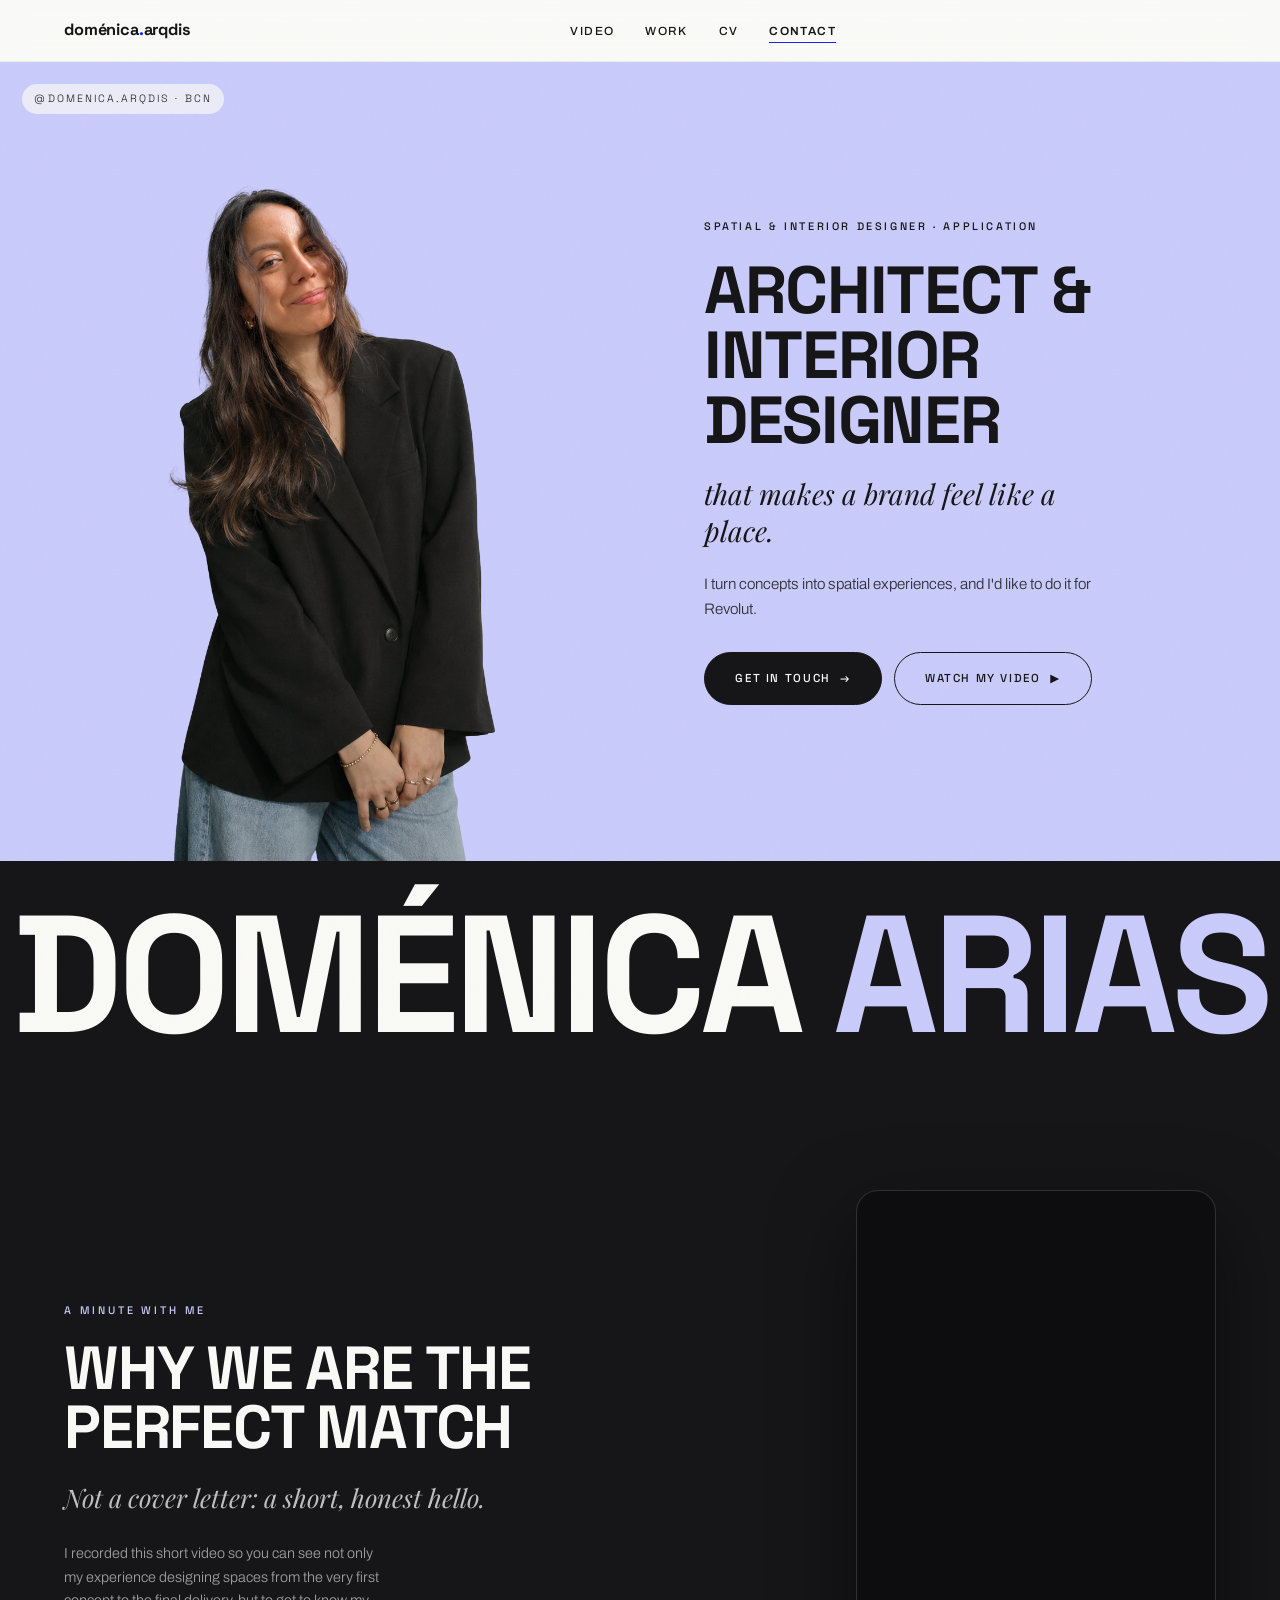
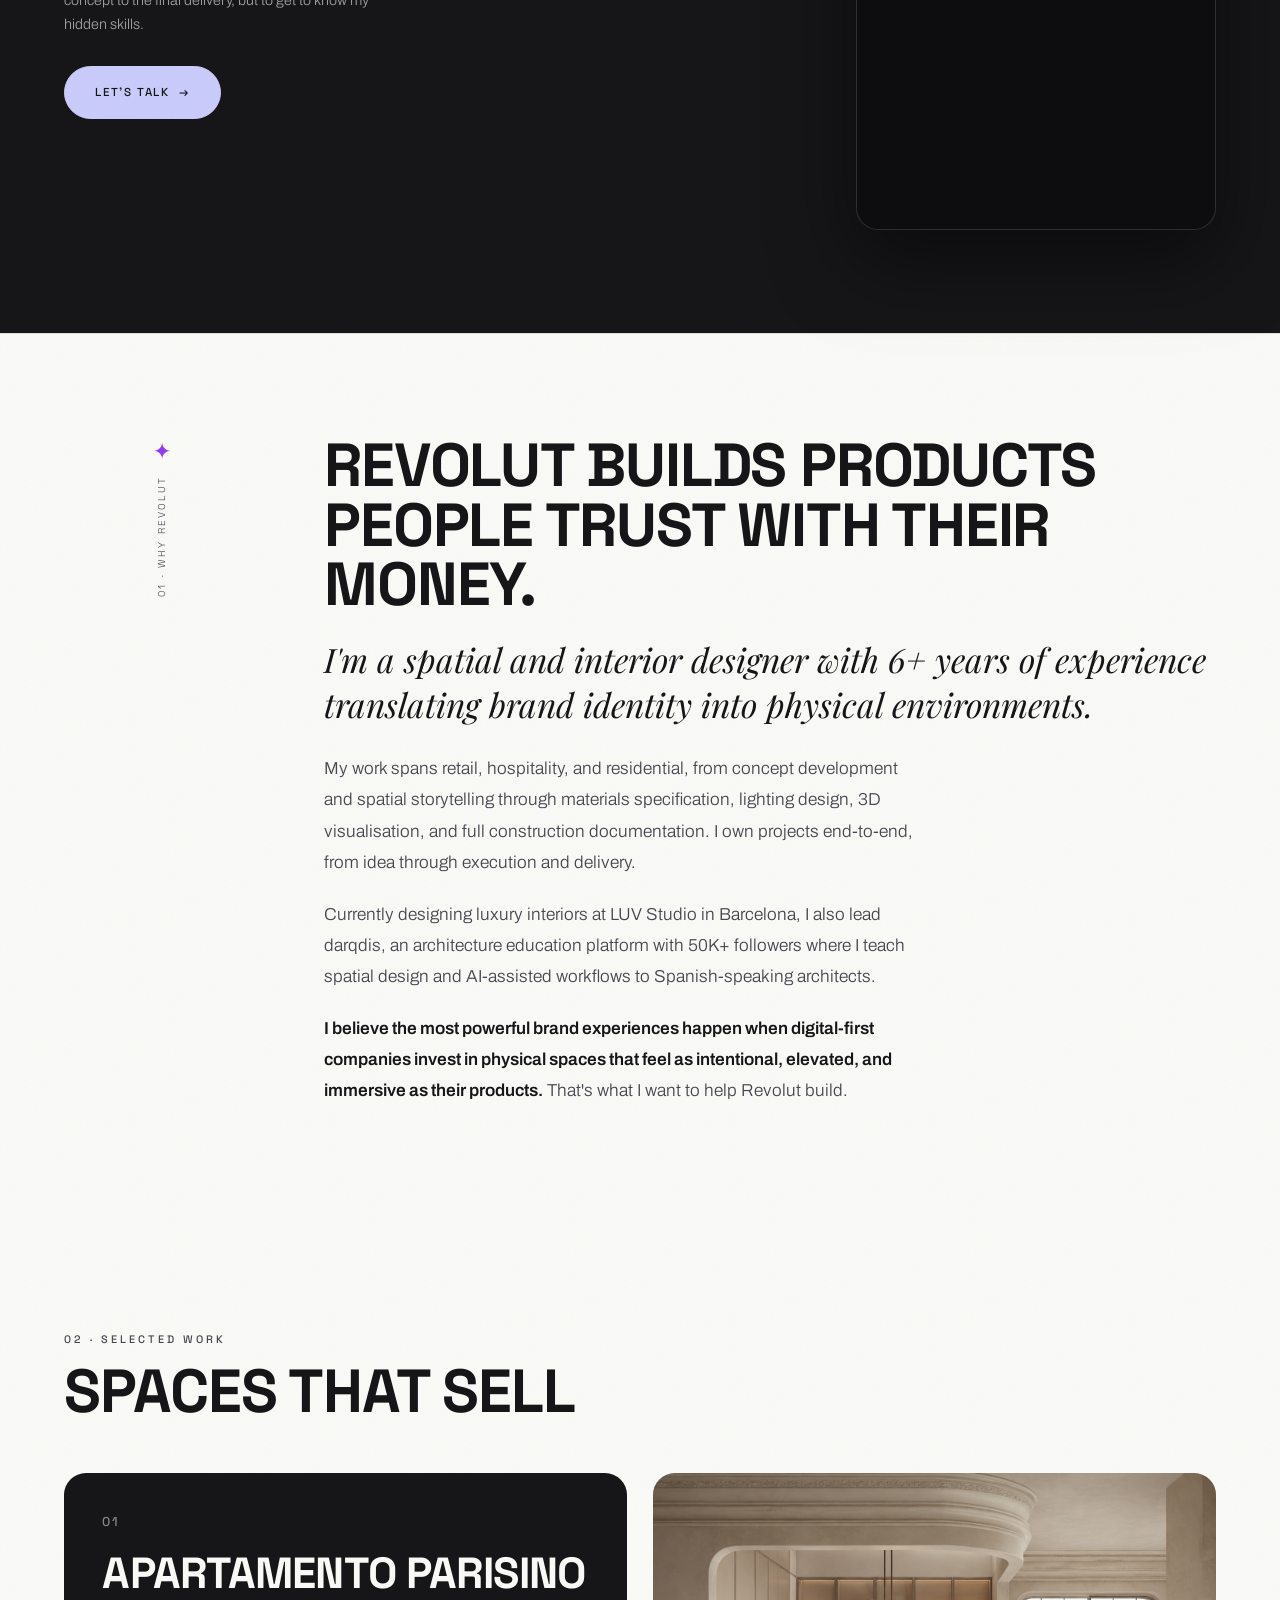
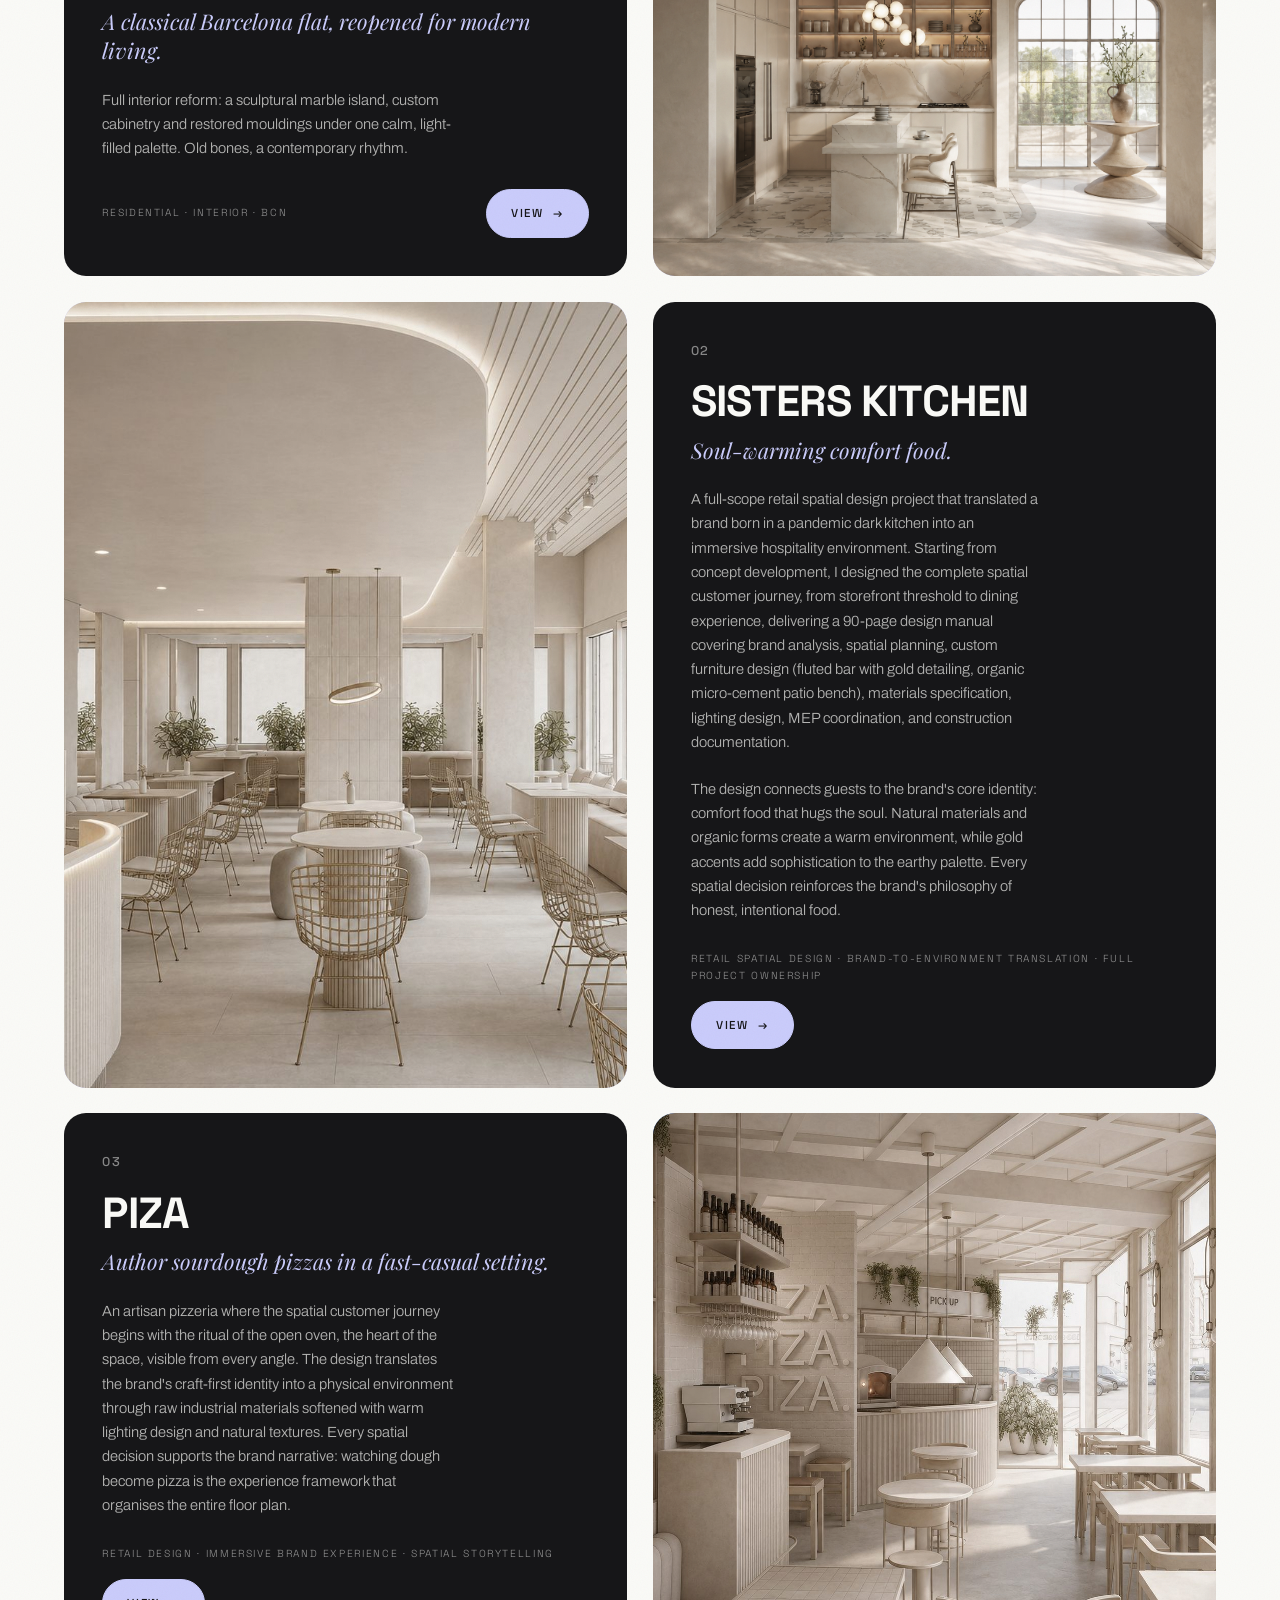
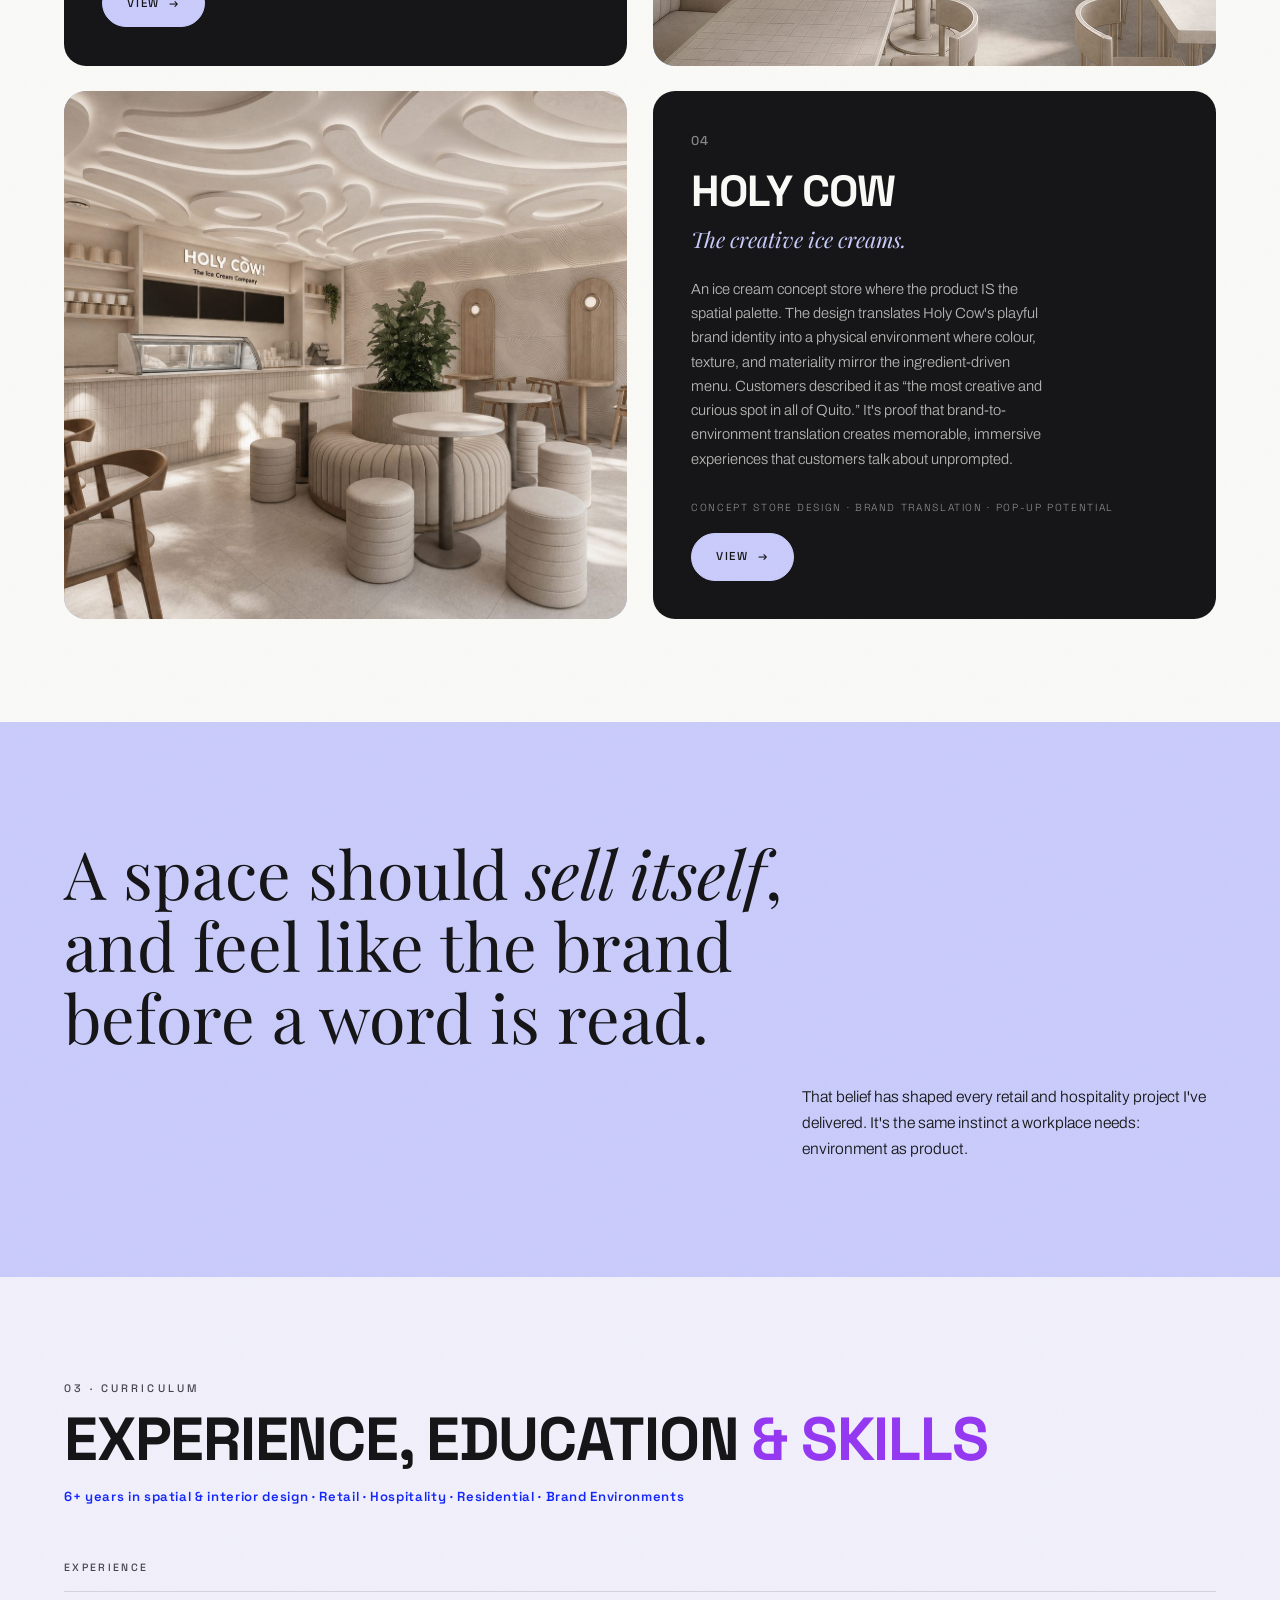
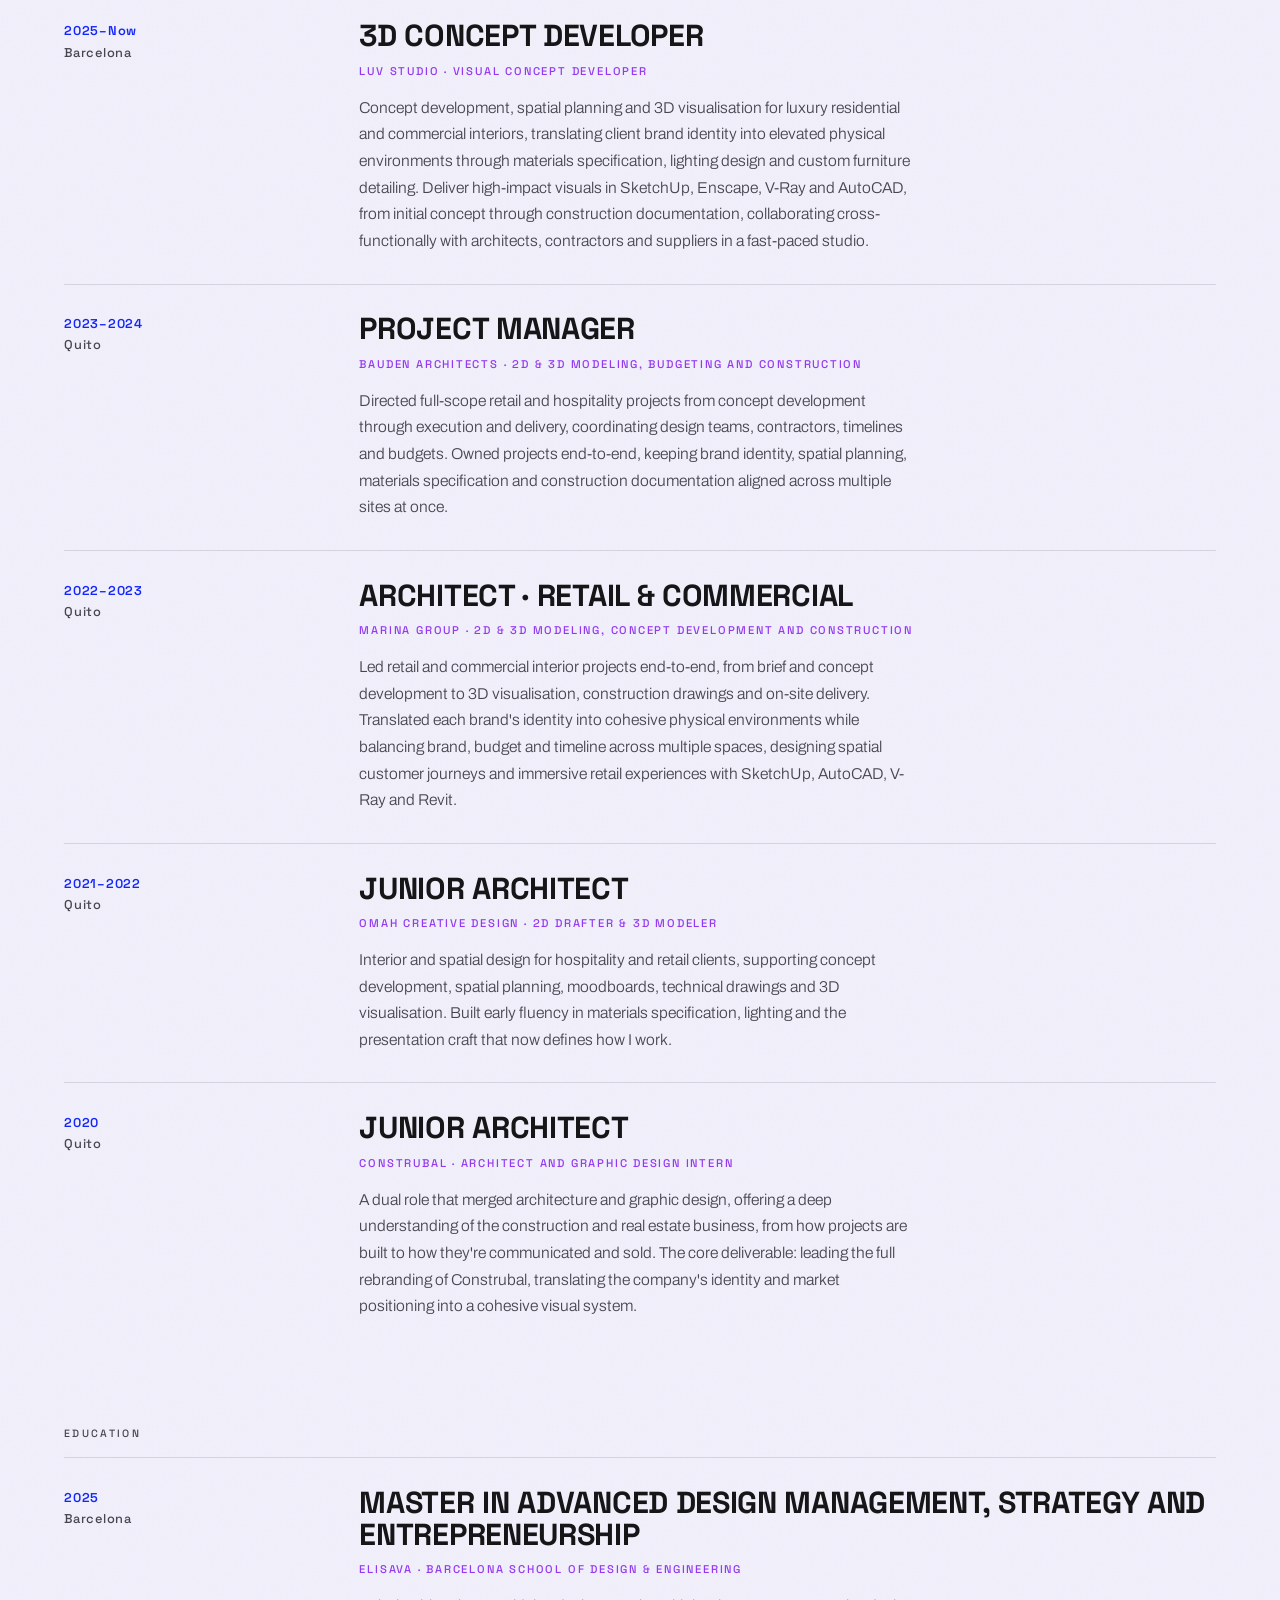
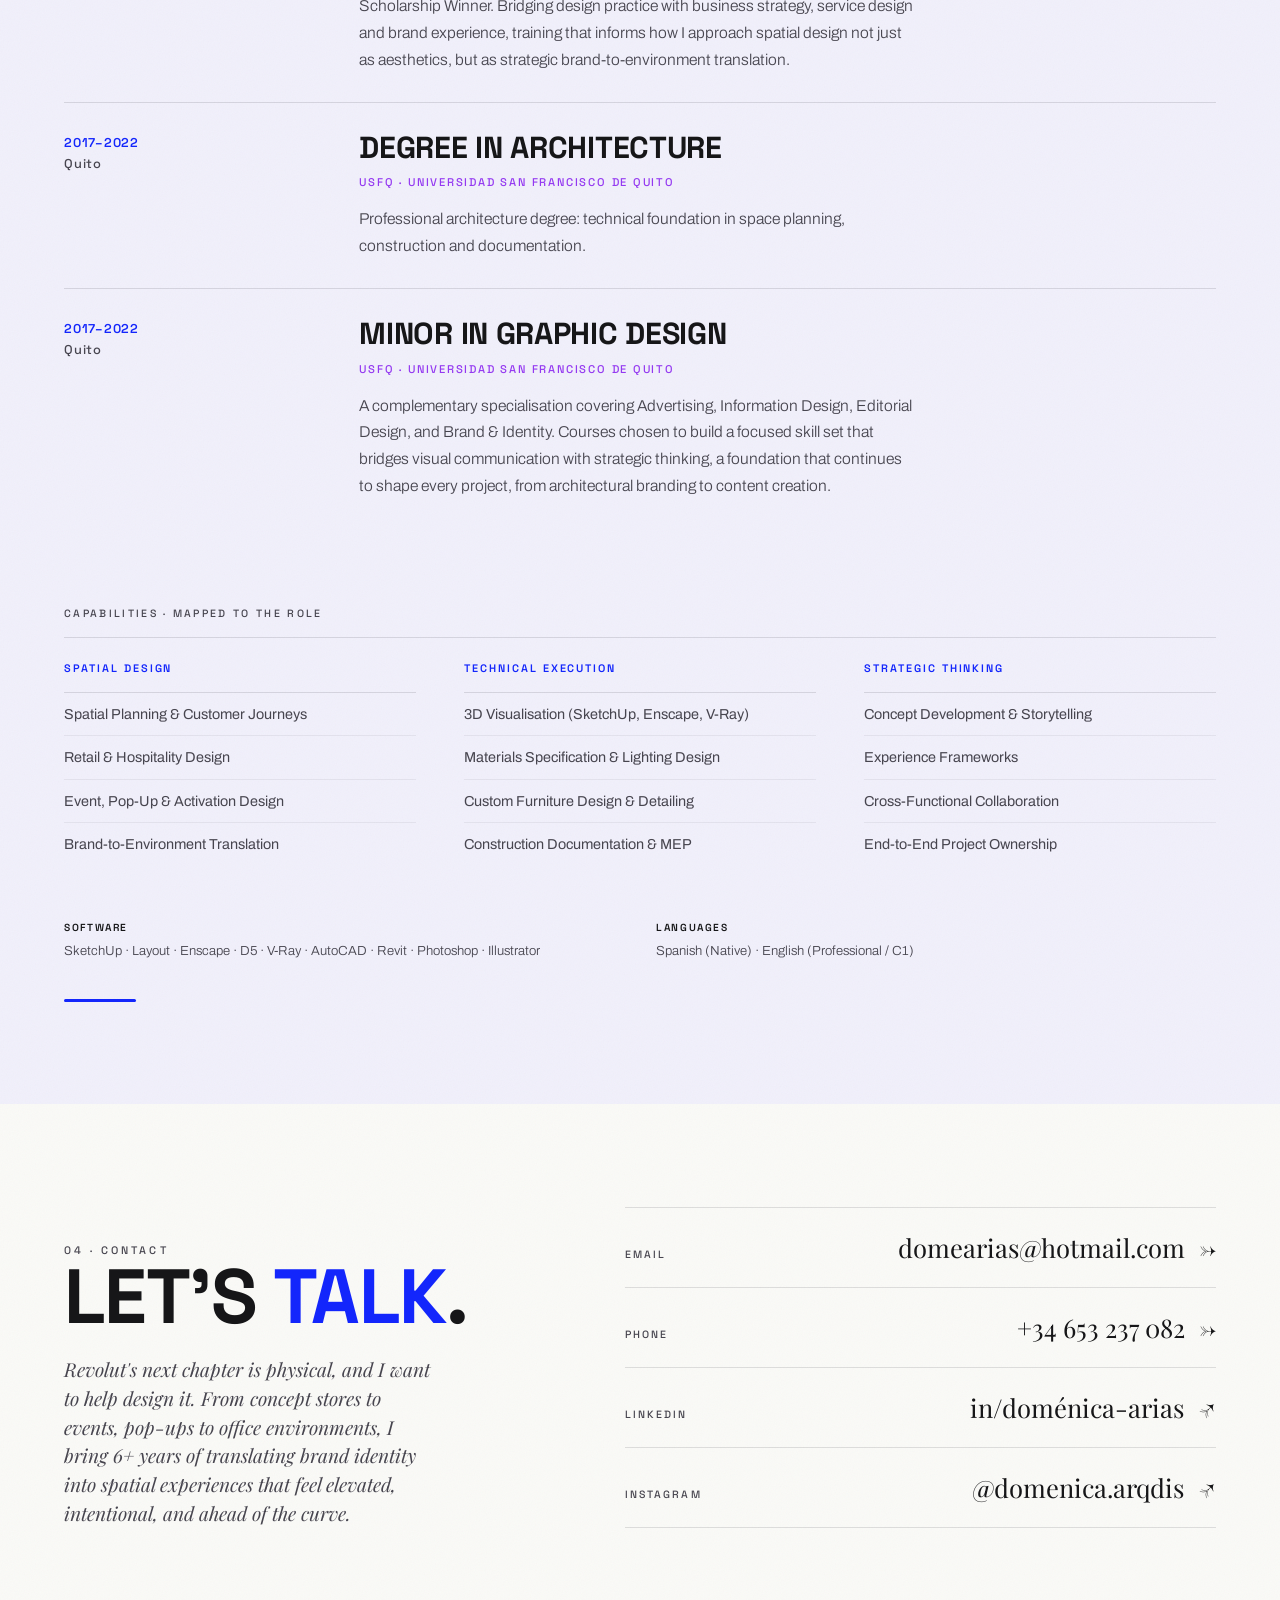
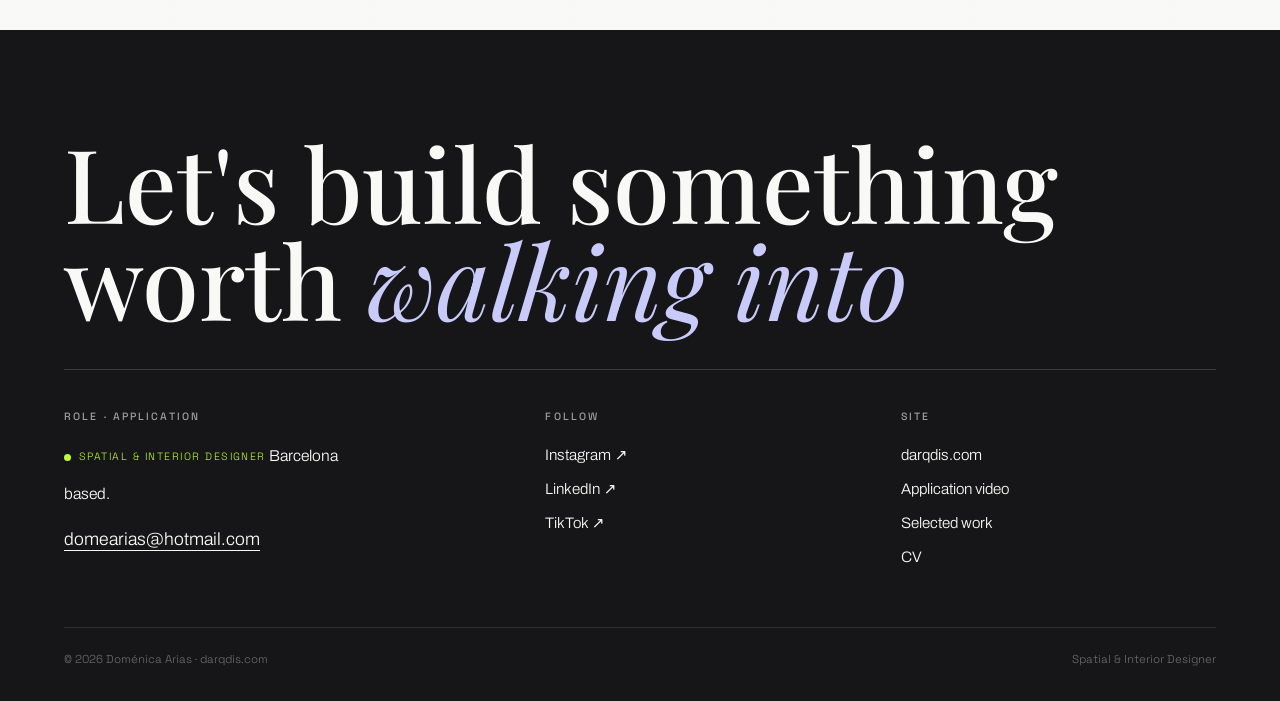
<file: revolut.html>
<!DOCTYPE html>
<html lang="en">
<head>
<!-- Google tag (gtag.js) -->
<script async src="https://www.googletagmanager.com/gtag/js?id=G-GLL4M44JNR"></script>
<script>
  window.dataLayer = window.dataLayer || [];
  function gtag(){dataLayer.push(arguments);}
  gtag('js', new Date());

  gtag('config', 'G-GLL4M44JNR');
</script>
<meta charset="UTF-8">
<meta name="viewport" content="width=device-width, initial-scale=1.0">
<title>Doménica Arias · Spatial &amp; Interior Designer | Portfolio for Revolut</title>
<meta name="description" content="Spatial and interior designer with 6+ years translating brand identity into physical environments. Retail, hospitality, event, and immersive experience design.">
<meta property="og:title" content="Doménica Arias · Spatial & Interior Designer | Portfolio for Revolut">
<meta property="og:description" content="Spatial and interior designer with 6+ years translating brand identity into physical environments. Retail, hospitality, event and immersive experience design.">
<meta property="og:type" content="website">
<meta name="robots" content="noindex">
<link rel="preconnect" href="https://fonts.googleapis.com">
<link rel="preconnect" href="https://fonts.gstatic.com" crossorigin>
<style>
/* ============================================================
   DOMÉNICA ARIAS · REVOLUT EDITION
   darqdis essence  ×  Revolut brand system
   ------------------------------------------------------------
   · Cream editorial base + Playfair Display  → darqdis
   · Revolut palette (lilac / deep blue / black) + Space Grotesk
     display type → Revolut brand guidelines
   · Pill buttons, rounded black cards, oversized wordmarks
     → inspired by the reference layouts
   Built on the same tokens & mechanics as index.html
   (grain, reveal, sticky nav, mobile menu).
   ============================================================ */

@import url('https://fonts.googleapis.com/css2?family=Archivo:ital,wght@0,300;0,400;0,500;0,600;0,700;1,400;1,500&family=Playfair+Display:ital,wght@0,400;0,500;0,600;0,700;0,800;0,900;1,400;1,500;1,600;1,700&family=Space+Grotesk:wght@400;500;600;700&display=swap');

:root {
  /* darqdis neutral base (kept) */
  --cream:     #FAFAF7;
  --cream-2:   #F1F0FB;   /* faint lilac-tinted alt band */
  --paper:     #FFFFFF;   /* Revolut White */
  --ink:       #161618;   /* Revolut Background Black */
  --ink-2:     #000000;   /* Revolut Black */
  --ink-soft:  #47454F;   /* cool grey for secondary text */

  /* Revolut brand palette */
  --lilac:      #CACCFB;  /* Light Purple: signature block */
  --lilac-soft: #E7E8FD;  /* lighter tint */
  --purple:     #A7AAF8;  /* Mid Purple */
  --purple-deep:#9539F2;  /* Accent Purple */
  --blue:       #1326FD;  /* Deep Blue: primary accent */
  --blue-mid:   #6FA0FF;  /* Mid Blue */
  --lime:       #BFFF37;  /* Lime: tiny pop */

  --line:    rgba(22, 22, 24, 0.12);
  --line-2:  rgba(22, 22, 24, 0.06);

  --serif:   'Playfair Display', Georgia, 'Times New Roman', serif;
  --display: 'Space Grotesk', 'Archivo', system-ui, sans-serif;
  --sans:    'Archivo', system-ui, -apple-system, sans-serif;

  --sheet-w: 1340px;
  --inset: clamp(22px, 5vw, 80px);
  --bandY: clamp(4rem, 8vw, 7.5rem);
  --ease: cubic-bezier(0.22, 1, 0.36, 1);
  --radius: 22px;
}

* { margin: 0; padding: 0; box-sizing: border-box; }
html { scroll-behavior: smooth; -webkit-text-size-adjust: 100%; }

body {
  font-family: var(--sans);
  background: var(--cream);
  color: var(--ink);
  font-weight: 300;
  line-height: 1.65;
  -webkit-font-smoothing: antialiased;
}

.sheet { width: 100%; background: var(--cream); position: relative; }

.grain {
  position: absolute; inset: 0; z-index: 60;
  pointer-events: none; opacity: 0.04; mix-blend-mode: multiply;
  background-image: url("data:image/svg+xml,%3Csvg xmlns='http://www.w3.org/2000/svg' width='200' height='200'%3E%3Cfilter id='n'%3E%3CfeTurbulence type='fractalNoise' baseFrequency='0.82' numOctaves='3' stitchTiles='stitch'/%3E%3C/filter%3E%3Crect width='100%25' height='100%25' filter='url(%23n)'/%3E%3C/svg%3E");
}

/* ============================================================
   TYPE PRIMITIVES
   ============================================================ */
.serif { font-family: var(--serif); font-weight: 500; line-height: 1.02; }
.serif-it { font-family: var(--serif); font-style: italic; font-weight: 400; }
.display { font-family: var(--display); font-weight: 700; letter-spacing: -0.02em; line-height: 0.95; }

.kicker {
  font-family: var(--display); font-weight: 500;
  font-size: 0.68rem; letter-spacing: 0.28em; text-transform: uppercase;
  color: var(--ink-soft);
}
.num { font-family: var(--display); font-weight: 500; font-size: 0.72rem; letter-spacing: 0.12em; color: var(--ink-soft); }
.lang-sub {
  display: block; font-family: var(--sans); font-weight: 300; font-style: normal;
  letter-spacing: 0.02em; color: var(--ink-soft); opacity: 0.75;
}

.inner { padding-inline: var(--inset); }
.band-head {
  display: flex; align-items: baseline; justify-content: space-between;
  gap: 1.5rem; margin-bottom: clamp(2rem, 4vw, 3.2rem);
}
.band-head .num { white-space: nowrap; }

/* ============================================================
   NAV
   ============================================================ */
.nav {
  position: sticky; top: 0; z-index: 70;
  display: flex; align-items: center; justify-content: space-between;
  padding: 1.05rem var(--inset);
  background: rgba(250, 250, 247, 0.86);
  backdrop-filter: blur(12px); -webkit-backdrop-filter: blur(12px);
  border-bottom: 1px solid var(--line-2);
}
.nav__brand {
  font-family: var(--display); font-weight: 700; font-size: 1.02rem;
  letter-spacing: -0.01em; text-decoration: none; color: var(--ink);
}
.nav__brand .dot { color: var(--blue); }
.nav__links { display: flex; gap: clamp(1.1rem, 2.4vw, 2.4rem); list-style: none; align-items: center; }
.nav__links a {
  font-family: var(--sans); font-size: 0.74rem; font-weight: 500;
  letter-spacing: 0.12em; text-transform: uppercase; text-decoration: none;
  color: var(--ink); position: relative; padding: 0.3rem 0;
}
.nav__links a::after {
  content: ''; position: absolute; left: 0; bottom: -1px;
  width: 0; height: 1px; background: var(--blue); transition: width 0.4s var(--ease);
}
.nav__links a:hover::after, .nav__links a.active::after { width: 100%; }
.nav__links a.active { font-weight: 600; }

.nav__toggle { display: none; background: none; border: none; cursor: pointer; padding: 0.5rem; flex-direction: column; gap: 5px; }
.nav__toggle span { display: block; width: 25px; height: 1.5px; background: var(--ink); transition: transform 0.4s var(--ease), opacity 0.3s; }
.nav.open .nav__toggle span:nth-child(1) { transform: translateY(6.5px) rotate(45deg); }
.nav.open .nav__toggle span:nth-child(2) { opacity: 0; }
.nav.open .nav__toggle span:nth-child(3) { transform: translateY(-6.5px) rotate(-45deg); }

.nav__right { display: flex; align-items: center; gap: 0.9rem; }
/* Revolut chip: deep blue, discreet */
.nav__note {
  font-family: var(--display); font-weight: 500; font-size: 0.58rem;
  letter-spacing: 0.2em; text-transform: uppercase;
  color: var(--blue); border: 1px solid rgba(19,38,253,0.4);
  border-radius: 100px; padding: 0.5rem 0.9rem; white-space: nowrap;
}
@media (max-width: 520px) { .nav__note { display: none; } }

/* ============================================================
   BUTTONS · pills
   ============================================================ */
.btn {
  display: inline-flex; align-items: center; gap: 0.6rem;
  font-family: var(--display); font-weight: 500; font-size: 0.72rem;
  letter-spacing: 0.14em; text-transform: uppercase; text-decoration: none;
  color: var(--ink); background: transparent;
  padding: 1rem 1.9rem; border: 1.5px solid var(--ink); border-radius: 100px;
  cursor: pointer; transition: background 0.4s var(--ease), color 0.4s var(--ease), border-color 0.4s var(--ease);
}
.btn .arrow { transition: transform 0.4s var(--ease); }
.btn:hover .arrow { transform: translateX(4px); }
.btn--solid { background: var(--ink); color: var(--cream); border-color: var(--ink); }
.btn--solid:hover { background: transparent; color: var(--ink); }
.btn--outline:hover { background: var(--ink); color: var(--cream); }
.btn--lilac { background: var(--lilac); color: var(--ink); border-color: var(--lilac); }
.btn--lilac:hover { background: transparent; color: var(--ink); border-color: var(--ink); }
/* on dark backgrounds */
.btn--light { color: var(--cream); border-color: rgba(250,250,247,0.55); }
.btn--light:hover { background: var(--cream); color: var(--ink); border-color: var(--cream); }
.btn--lilac-solid { background: var(--lilac); color: var(--ink); border-color: var(--lilac); }
.btn--lilac-solid:hover { background: transparent; color: var(--cream); border-color: rgba(250,250,247,0.55); }

/* ============================================================
   HERO · split (image left · lilac panel right)
   ============================================================ */
.hero { position: relative; }
.heroGrid { display: grid; grid-template-columns: 1fr 1fr; min-height: clamp(560px, 82vh, 860px); }
.heroGrid__media { position: relative; background: var(--lilac); overflow: hidden; }
.heroGrid__media img { width: 100%; height: 100%; object-fit: cover; object-position: top center; display: block; }
.heroGrid__media .heroGrid__handle {
  position: absolute; top: 1.4rem; left: 1.4rem; z-index: 3;
  font-family: var(--display); font-size: 0.66rem; letter-spacing: 0.2em;
  text-transform: uppercase; color: var(--ink); background: rgba(250,250,247,0.7);
  padding: 0.4rem 0.75rem; border-radius: 100px; backdrop-filter: blur(6px);
}
.heroGrid__panel {
  background: var(--lilac); padding: clamp(2rem, 4vw, 3.6rem) var(--inset);
  display: flex; flex-direction: column; justify-content: center; gap: 1.4rem;
}
.heroGrid__eyebrow { font-family: var(--display); font-weight: 500; font-size: 0.68rem; letter-spacing: 0.24em; text-transform: uppercase; color: var(--ink); }
.heroGrid__title {
  font-family: var(--display); font-weight: 700;
  font-size: clamp(2.4rem, 5.2vw, 4.6rem); line-height: 0.98;
  letter-spacing: -0.02em; text-transform: uppercase; color: var(--ink);
}
.heroGrid__lead {
  font-family: var(--serif); font-style: italic; font-weight: 400;
  font-size: clamp(1.3rem, 2.2vw, 1.9rem); line-height: 1.3; color: var(--ink);
  max-width: 24ch;
}
.heroGrid__body { font-size: 0.95rem; color: var(--ink); max-width: 46ch; line-height: 1.7; opacity: 0.86; }
.heroGrid__cta { display: flex; gap: 0.7rem; flex-wrap: wrap; margin-top: 0.4rem; }

/* ============================================================
   OVERSIZED WORDMARK BAND
   ============================================================ */
.wordband { background: var(--ink); overflow: hidden; padding: clamp(1.4rem, 3vw, 2.4rem) 0; }
.wordband span {
  display: block; font-family: var(--display); font-weight: 700;
  font-size: clamp(3rem, 13vw, 11rem); line-height: 0.9; letter-spacing: -0.03em;
  text-transform: uppercase; color: var(--cream); white-space: nowrap;
  text-align: center;
}
.wordband span em { font-style: normal; color: var(--lilac); }

/* ============================================================
   VIDEO · vertical (9:16) feature
   ============================================================ */
.video { background: var(--ink); color: var(--cream); padding: var(--bandY) var(--inset); }
.video__grid { display: grid; grid-template-columns: 1fr 0.75fr; gap: clamp(2rem, 5vw, 5rem); align-items: center; }
.video__eyebrow { font-family: var(--display); font-weight: 500; font-size: 0.68rem; letter-spacing: 0.26em; text-transform: uppercase; color: var(--lilac); margin-bottom: 1.2rem; }
.video__title { font-family: var(--display); font-weight: 700; font-size: clamp(2.2rem, 5vw, 3.8rem); line-height: 0.98; letter-spacing: -0.02em; text-transform: uppercase; }
.video__lead { font-family: var(--serif); font-style: italic; font-size: clamp(1.15rem, 2vw, 1.6rem); color: rgba(250,250,247,0.75); margin: 1.4rem 0 1.6rem; max-width: 34ch; line-height: 1.4; }
.video__note { font-size: 0.9rem; color: rgba(250,250,247,0.6); max-width: 40ch; margin-bottom: 1.8rem; }
.video__frame {
  position: relative; width: 100%; max-width: 360px; aspect-ratio: 9 / 16;
  margin-left: auto; border-radius: var(--radius); overflow: hidden;
  background: #0d0d0f; border: 1px solid rgba(250,250,247,0.14);
  box-shadow: 0 30px 80px rgba(0,0,0,0.5);
}
.video__frame video, .video__frame iframe { width: 100%; height: 100%; object-fit: cover; display: block; border: 0; }
.video__frame .video__ph {
  position: absolute; inset: 0; display: flex; flex-direction: column;
  align-items: center; justify-content: center; gap: 0.8rem; text-align: center;
  color: rgba(250,250,247,0.5); font-family: var(--display); font-size: 0.7rem;
  letter-spacing: 0.18em; text-transform: uppercase; padding: 1.5rem;
}
.video__frame .video__ph b { color: var(--lilac); font-size: 1rem; }

/* ============================================================
   PITCH · statement band
   ============================================================ */
.pitch { padding: var(--bandY) var(--inset); border-top: 1px solid var(--line); }
.pitch__grid { display: grid; grid-template-columns: 0.22fr 1fr; gap: clamp(2rem, 5vw, 5rem); align-items: start; }
.pitch__note { display: flex; flex-direction: column; gap: 0.8rem; align-items: center; padding-top: 0.3rem; position: sticky; top: 6rem; }
.pitch__marker { font-size: 1.4rem; color: var(--purple-deep); line-height: 1; }
.pitch__label { font-family: var(--display); font-size: 0.62rem; letter-spacing: 0.22em; text-transform: uppercase; color: var(--ink-soft); writing-mode: vertical-rl; transform: rotate(180deg); }
.pitch__headline { font-family: var(--display); font-weight: 700; font-size: clamp(2.2rem, 5vw, 3.8rem); line-height: 0.98; letter-spacing: -0.02em; text-transform: uppercase; color: var(--ink); margin-bottom: 1.4rem; }
.pitch__body .lead { font-family: var(--serif); font-style: italic; font-size: clamp(1.5rem, 3vw, 2.1rem); color: var(--ink); line-height: 1.35; margin-bottom: 1.6rem; }
.pitch__body p { font-size: 1.08rem; max-width: 60ch; margin-bottom: 1.3rem; line-height: 1.8; color: var(--ink-soft); }
.pitch__body p b { color: var(--ink); font-weight: 600; }

/* ============================================================
   SELECTED WORK · alternating cards
   ============================================================ */
.work { padding: 0 var(--inset) var(--bandY); }
.work .band-head { padding-top: var(--bandY); }
.work__intro { color: var(--ink-soft); font-size: 0.9rem; max-width: 30ch; }
.work__list { display: flex; flex-direction: column; gap: clamp(1rem, 2vw, 1.6rem); }
.work-row { display: grid; grid-template-columns: 1fr 1fr; gap: clamp(1rem, 2vw, 1.6rem); }
.work-row:nth-child(even) .work-card { order: 2; }
.work-card {
  background: var(--ink); color: var(--cream); border-radius: var(--radius);
  padding: clamp(1.8rem, 3vw, 2.8rem); display: flex; flex-direction: column;
  min-height: clamp(280px, 28vw, 380px);
}
.work-card__num { font-family: var(--display); font-weight: 500; font-size: 0.8rem; letter-spacing: 0.1em; color: rgba(250,250,247,0.5); }
.work-card__name { font-family: var(--display); font-weight: 700; font-size: clamp(1.7rem, 3.4vw, 2.8rem); line-height: 0.98; letter-spacing: -0.02em; text-transform: uppercase; margin-top: 1.2rem; }
.work-card__lead { font-family: var(--serif); font-style: italic; font-size: clamp(1.05rem, 1.8vw, 1.35rem); color: var(--lilac); margin-top: 0.8rem; line-height: 1.35; }
.work-card__desc { font-size: 0.92rem; color: rgba(250,250,247,0.7); line-height: 1.65; margin-top: 1.4rem; max-width: 44ch; }
.work-card__foot { margin-top: auto; padding-top: 1.8rem; display: flex; align-items: center; justify-content: space-between; gap: 1rem; flex-wrap: wrap; }
.work-card__tags { font-family: var(--display); font-size: 0.64rem; letter-spacing: 0.16em; text-transform: uppercase; color: rgba(250,250,247,0.55); }
.work-card .btn { padding: 0.85rem 1.5rem; }
.work-media { position: relative; border-radius: var(--radius); overflow: hidden; min-height: clamp(280px, 28vw, 380px); }
.work-media .ph { transition: transform 1.1s var(--ease); height: 100%; }
.work-media img { position: absolute; inset: 0; width: 100%; height: 100%; object-fit: cover; z-index: 2; transition: transform 1.1s var(--ease); }
.work-row:hover .work-media .ph,
.work-row:hover .work-media img { transform: scale(1.04); }

/* image placeholders */
.ph {
  position: relative; width: 100%; height: 100%; min-height: 100%;
  background-color: var(--lilac);
  background-image: repeating-linear-gradient(135deg, rgba(22,22,24,0.05) 0, rgba(22,22,24,0.05) 1px, transparent 1px, transparent 12px);
  display: flex; align-items: center; justify-content: center; overflow: hidden;
}
.ph--purple { background-color: var(--purple); }
.ph--blue   { background-color: var(--blue-mid); }
.ph--dark   { background-color: var(--ink); }
.ph--dark .ph__tag { color: rgba(250,250,247,0.7); border-color: rgba(250,250,247,0.28); background: rgba(250,250,247,0.06); }
.ph__tag {
  font-family: ui-monospace, 'SFMono-Regular', 'Menlo', monospace;
  font-size: 0.6rem; letter-spacing: 0.04em; text-transform: uppercase; color: var(--ink);
  border: 1px dashed rgba(22,22,24,0.3); background: rgba(250,250,247,0.4); padding: 0.35rem 0.65rem;
}

/* ============================================================
   MANIFESTO · lilac block
   ============================================================ */
.manifesto { background: var(--lilac); color: var(--ink); padding: clamp(4rem, 9vw, 8rem) var(--inset); }
.manifesto__inner { display: grid; grid-template-columns: 1fr; gap: 2rem; }
.manifesto__quote { font-family: var(--serif); font-weight: 400; font-size: clamp(2rem, 5.2vw, 4.2rem); line-height: 1.08; max-width: 20ch; text-wrap: balance; }
.manifesto__quote em { font-style: italic; }
.manifesto__sub { font-family: var(--sans); font-weight: 300; font-size: 0.98rem; max-width: 46ch; color: var(--ink); opacity: 0.8; justify-self: end; }

/* ============================================================
   CV
   ============================================================ */
.cv { padding: var(--bandY) var(--inset); background: var(--cream-2); }
.cv__title { font-family: var(--display); font-weight: 700; font-size: clamp(2.2rem, 5vw, 3.8rem); line-height: 0.98; letter-spacing: -0.02em; text-transform: uppercase; margin: 0.8rem 0 0; }
.cv__title em { font-style: normal; color: var(--purple-deep); }
.cv__block { margin-bottom: clamp(3rem, 6vw, 5rem); }
.cv__block:last-child { margin-bottom: 0; }
.cv__label { font-family: var(--display); font-weight: 500; font-size: 0.66rem; letter-spacing: 0.22em; text-transform: uppercase; color: var(--ink-soft); margin-bottom: 1.4rem; padding-bottom: 0.9rem; border-bottom: 1px solid var(--line); }
.cv-entry { display: grid; grid-template-columns: 0.3fr 1fr; gap: clamp(1rem, 3vw, 3rem); padding: 1.8rem 0; border-top: 1px solid var(--line); }
.cv-entry:first-of-type { border-top: none; padding-top: 0.4rem; }
.cv-entry__years { font-family: var(--display); font-size: 0.8rem; font-weight: 500; letter-spacing: 0.06em; color: var(--ink-soft); }
.cv-entry__years b { display: block; color: var(--blue); font-weight: 600; }
.cv-entry__role { font-family: var(--display); font-weight: 700; font-size: clamp(1.3rem, 2.6vw, 1.9rem); line-height: 1.05; letter-spacing: -0.01em; text-transform: uppercase; }
.cv-entry__org { font-family: var(--display); font-size: 0.7rem; font-weight: 500; letter-spacing: 0.16em; text-transform: uppercase; color: var(--purple-deep); margin: 0.6rem 0 0.9rem; }
.cv-entry__desc { font-size: 0.98rem; color: var(--ink-soft); max-width: 62ch; line-height: 1.7; }
.cv-skills { display: grid; grid-template-columns: repeat(3, 1fr); gap: clamp(1.6rem, 4vw, 3rem); align-items: start; }
.cv-col__head { font-family: var(--display); font-weight: 600; font-size: 0.68rem; letter-spacing: 0.18em; text-transform: uppercase; color: var(--blue); padding-bottom: 0.85rem; border-bottom: 1px solid var(--line); }
.cv-col ul { list-style: none; }
.cv-col li { font-family: var(--sans); font-weight: 400; font-size: 0.9rem; line-height: 1.4; color: var(--ink-soft); padding: 0.7rem 0; border-top: 1px solid var(--line-2); }
.cv-col li:first-child { border-top: none; }
.cv-meta { grid-column: 1 / -1; margin-top: 0.4rem; display: grid; grid-template-columns: 1fr 1fr; gap: 0.6rem 2rem; }
.cv-meta p { font-family: var(--sans); font-size: 0.82rem; color: var(--ink-soft); line-height: 1.5; }
.cv-meta b { font-family: var(--display); font-weight: 600; font-size: 0.64rem; letter-spacing: 0.16em; text-transform: uppercase; color: var(--ink); display: block; margin-bottom: 0.35rem; }
.cv-years-callout { font-family: var(--display); font-weight: 600; font-size: 0.82rem; letter-spacing: 0.05em; color: var(--blue); margin-top: 1rem; }
.cv__rule { height: 3px; width: 72px; background: var(--blue); margin-top: 2.4rem; border-radius: 100px; }

/* ============================================================
   CONTACT
   ============================================================ */
.contact { padding: var(--bandY) var(--inset); }
.contact__grid { display: grid; grid-template-columns: 0.9fr 1.1fr; gap: clamp(2.5rem, 6vw, 6rem); align-items: end; }
.contact__title { font-family: var(--display); font-weight: 700; font-size: clamp(2.6rem, 6vw, 4.8rem); line-height: 0.95; letter-spacing: -0.02em; text-transform: uppercase; }
.contact__title em { font-style: normal; color: var(--blue); }
.contact__lead { font-family: var(--serif); font-style: italic; font-size: 1.2rem; color: var(--ink-soft); margin-top: 1.4rem; max-width: 34ch; line-height: 1.5; }
.contact__list { display: flex; flex-direction: column; }
.contact__row { display: flex; align-items: baseline; justify-content: space-between; gap: 1.5rem; padding: 1.15rem 0; border-top: 1px solid var(--line); text-decoration: none; color: var(--ink); transition: color 0.35s var(--ease), padding-left 0.35s var(--ease); }
.contact__row:last-child { border-bottom: 1px solid var(--line); }
.contact__row .k { font-family: var(--display); font-size: 0.66rem; font-weight: 500; letter-spacing: 0.2em; text-transform: uppercase; color: var(--ink-soft); }
.contact__row .v { font-family: var(--serif); font-size: clamp(1.15rem, 2.2vw, 1.6rem); text-align: right; }
.contact__row .v .arrow { display: inline-block; margin-left: 0.5rem; transition: transform 0.35s var(--ease); }
a.contact__row:hover { color: var(--blue); padding-left: 0.5rem; }
a.contact__row:hover .v .arrow { transform: translateX(5px); }

/* ============================================================
   FOOTER
   ============================================================ */
.footer { background: var(--ink); color: var(--cream); padding: var(--bandY) var(--inset) 2rem; }
.footer__cta { font-family: var(--serif); font-weight: 500; font-size: clamp(2.6rem, 8vw, 6.5rem); line-height: 0.95; margin-bottom: 2.6rem; }
.footer__cta em { font-style: italic; font-weight: 400; color: var(--lilac); }
.footer__grid { display: grid; grid-template-columns: 1.4fr 1fr 1fr; gap: 2.5rem; padding-top: 2.4rem; border-top: 1px solid rgba(250,250,247,0.16); }
.footer__col h4 { font-family: var(--display); font-weight: 500; font-size: 0.66rem; letter-spacing: 0.2em; text-transform: uppercase; color: rgba(250,250,247,0.6); margin-bottom: 1.1rem; }
.footer__col a { display: block; color: var(--cream); text-decoration: none; font-size: 0.95rem; margin-bottom: 0.55rem; width: fit-content; transition: color 0.3s var(--ease); }
.footer__col a:hover { color: var(--blue-mid); }
.footer__avail { font-size: 0.98rem; line-height: 1.6; max-width: 32ch; }
.footer__avail .en { display: block; font-family: var(--serif); font-style: italic; font-size: 0.9rem; color: rgba(250,250,247,0.55); margin-top: 0.4rem; }
.footer__avail .pulse { display: inline-flex; align-items: center; gap: 0.5rem; margin-bottom: 0.9rem; font-family: var(--display); font-size: 0.66rem; letter-spacing: 0.14em; text-transform: uppercase; color: var(--lime); }
.footer__avail .pulse i { width: 7px; height: 7px; border-radius: 50%; background: var(--lime); box-shadow: 0 0 0 0 rgba(191,255,55,0.6); animation: pulse 2.4s infinite; }
@keyframes pulse { 0% { box-shadow: 0 0 0 0 rgba(191,255,55,0.5); } 70% { box-shadow: 0 0 0 8px rgba(191,255,55,0); } 100% { box-shadow: 0 0 0 0 rgba(191,255,55,0); } }
.footer__base { display: flex; justify-content: space-between; align-items: center; gap: 1rem; flex-wrap: wrap; margin-top: 3rem; padding-top: 1.4rem; border-top: 1px solid rgba(250,250,247,0.1); font-family: var(--display); font-size: 0.72rem; color: rgba(250,250,247,0.4); }

/* ============================================================
   SCROLL REVEAL
   ============================================================ */
.reveal { opacity: 0; transform: translateY(28px); transition: opacity 0.9s var(--ease), transform 0.9s var(--ease); }
.reveal.in { opacity: 1; transform: translateY(0); }
.reveal[data-d="1"] { transition-delay: 0.08s; }
.reveal[data-d="2"] { transition-delay: 0.16s; }
.reveal[data-d="3"] { transition-delay: 0.24s; }
@media (prefers-reduced-motion: reduce) { * { animation: none !important; scroll-behavior: auto !important; } .reveal { opacity: 1; transform: none; } }

/* ============================================================
   RESPONSIVE
   ============================================================ */
@media (max-width: 1024px) {
  /* Hero becomes a single layered block: the cut-out portrait stands at the
     bottom of the lilac section, with the text and buttons floating over it. */
  .heroGrid { grid-template-columns: 1fr; position: relative; }
  .heroGrid__media { position: absolute; inset: 0; min-height: 0; z-index: 0; }
  .heroGrid__media img { object-fit: contain; object-position: bottom center; }
  .heroGrid__media .heroGrid__handle { display: none; }
  /* soft lilac scrims keep the text legible where it overlaps the figure */
  .heroGrid::before, .heroGrid::after {
    content: ''; position: absolute; left: 0; right: 0; z-index: 1; pointer-events: none;
  }
  .heroGrid::before { top: 0; height: 46%; background: linear-gradient(to bottom, var(--lilac) 34%, rgba(202,204,251,0)); }
  .heroGrid::after  { bottom: 0; height: 26%; background: linear-gradient(to top, var(--lilac) 16%, rgba(202,204,251,0)); }
  .heroGrid__panel {
    position: relative; z-index: 2; background: transparent;
    min-height: 92vh; justify-content: flex-start;
    padding-top: clamp(1.6rem, 6vw, 3rem); padding-bottom: clamp(1.6rem, 6vw, 2.6rem);
  }
  .heroGrid__cta { margin-top: auto; }
  .video__grid { grid-template-columns: 1fr; gap: 2.5rem; }
  .video__frame { margin: 0 auto; }
  .pitch__grid { grid-template-columns: 1fr; gap: 1.5rem; }
  .pitch__note { flex-direction: row; position: static; }
  .pitch__label { writing-mode: horizontal-tb; transform: none; }
  .work-row { grid-template-columns: 1fr; }
  .work-row:nth-child(even) .work-card { order: 0; }
  .footer__grid { grid-template-columns: 1fr 1fr; }
  .contact__grid { grid-template-columns: 1fr; gap: 2.5rem; align-items: start; }
}
@media (max-width: 720px) {
  .nav__links {
    position: fixed; top: 0; right: 0; bottom: 0; width: min(80vw, 320px);
    background: var(--cream); flex-direction: column; align-items: flex-start; justify-content: center;
    gap: 1.6rem; padding: 2rem 2.2rem; transform: translateX(100%); transition: transform 0.55s var(--ease);
    box-shadow: -20px 0 60px rgba(0,0,0,0.18); z-index: 75;
  }
  .nav.open .nav__links { transform: translateX(0); }
  .nav__links a { font-size: 1rem; }
  .nav__toggle { display: flex; z-index: 76; }
  .footer__grid { grid-template-columns: 1fr; }
  .cv-entry { grid-template-columns: 1fr; gap: 0.5rem; }
  .cv-skills { grid-template-columns: 1fr; }
  .cv-meta { grid-template-columns: 1fr; }
  .manifesto__sub { justify-self: start; }
}
</style>
</head>
<body>
<div class="sheet">
<div class="grain"></div>

<!-- ============ NAV ============ -->
<nav class="nav" id="nav">
  <a href="#hero" class="nav__brand" aria-label="Doménica Arias, home">doménica<span class="dot">.</span>arqdis</a>
  <ul class="nav__links" id="navLinks">
    <li><a href="#video">Video</a></li>
    <li><a href="#work">Work</a></li>
    <li><a href="#cv">CV</a></li>
    <li><a href="#contact">Contact</a></li>
  </ul>
  <div class="nav__right">
    <button class="nav__toggle" id="navToggle" aria-label="Open menu" aria-expanded="false">
      <span></span><span></span><span></span>
    </button>
  </div>
</nav>

<!-- ============ HERO ============ -->
<header class="hero" id="hero" data-screen-label="Hero">
  <div class="heroGrid">
    <div class="heroGrid__media">
      <span class="heroGrid__handle">@domenica.arqdis · BCN</span>
      <!-- Hero photo for the Revolut page ONLY (home keeps portrait.png). -->
      <img src="portrait-2.png" alt="Doménica Arias · Spatial &amp; Interior Designer" onerror="this.onerror=null;this.src='portrait.png'">
    </div>
    <div class="heroGrid__panel">
      <p class="heroGrid__eyebrow">Spatial &amp; Interior Designer · Application</p>
      <h1 class="heroGrid__title">Architect &amp;<br>Interior Designer</h1>
      <p class="heroGrid__lead">that makes a brand feel like a place.</p>
      <p class="heroGrid__body">I turn concepts into spatial experiences, and I'd like to do it for Revolut.</p>
      <div class="heroGrid__cta">
        <a href="#contact" class="btn btn--solid">Get in touch <span class="arrow">→</span></a>
        <a href="#video" class="btn btn--outline">Watch my video <span class="arrow">▶</span></a>
      </div>
    </div>
  </div>
</header>

<!-- ============ WORDMARK BAND ============ -->
<div class="wordband" aria-hidden="true">
  <span>doménica <em>arias</em></span>
</div>

<!-- ============ VIDEO (vertical) ============ -->
<section class="video" id="video" data-screen-label="Video">
  <div class="video__grid">
    <div class="reveal">
      <p class="video__eyebrow">A minute with me</p>
      <h2 class="video__title">Why we are the<br>perfect match</h2>
      <p class="video__lead">Not a cover letter: a short, honest hello.</p>
      <p class="video__note">I recorded this short video so you can see not only my experience designing spaces from the very first concept to the final delivery, but to get to know my hidden skills.</p>
      <a href="#contact" class="btn btn--lilac-solid">Let's talk <span class="arrow">→</span></a>
    </div>
    <div class="video__frame reveal" data-d="1">
      <iframe src="https://www.youtube.com/embed/LRbuHz-iWQc" title="Doménica Arias · application video" allow="accelerometer; autoplay; clipboard-write; encrypted-media; gyroscope; picture-in-picture; web-share" allowfullscreen loading="lazy"></iframe>
    </div>
  </div>
</section>

<!-- ============ PITCH ============ -->
<section class="pitch" id="pitch" data-screen-label="Pitch">
  <div class="pitch__grid">
    <div class="pitch__note reveal">
      <span class="pitch__marker">✦</span>
      <p class="pitch__label">01 · Why Revolut</p>
    </div>
    <div class="pitch__body reveal" data-d="1">
      <h2 class="pitch__headline">Revolut builds products people trust with their money.</h2>
      <p class="lead">I'm a spatial and interior designer with 6+ years of experience translating brand identity into physical environments.</p>
      <p>My work spans retail, hospitality, and residential, from concept development and spatial storytelling through materials specification, lighting design, 3D visualisation, and full construction documentation. I own projects end-to-end, from idea through execution and delivery.</p>
      <p>Currently designing luxury interiors at LUV Studio in Barcelona, I also lead darqdis, an architecture education platform with 50K+ followers where I teach spatial design and AI-assisted workflows to Spanish-speaking architects.</p>
      <p><b>I believe the most powerful brand experiences happen when digital-first companies invest in physical spaces that feel as intentional, elevated, and immersive as their products.</b> That's what I want to help Revolut build.</p>
    </div>
  </div>
</section>

<!-- ============ SELECTED WORK ============ -->
<section class="work" id="work" data-screen-label="Work">
  <div class="band-head reveal">
    <div>
      <p class="kicker">02 · Selected Work</p>
      <h2 class="cv__title" style="color:var(--ink);">Spaces that sell</h2>
    </div>
  </div>

  <div class="work__list">

    <!-- 01 -->
    <div class="work-row reveal">
      <div class="work-card">
        <span class="work-card__num">01</span>
        <h3 class="work-card__name">Apartamento Parisino</h3>
        <p class="work-card__lead">A classical Barcelona flat, reopened for modern living.</p>
        <p class="work-card__desc">Full interior reform: a sculptural marble island, custom cabinetry and restored mouldings under one calm, light-filled palette. Old bones, a contemporary rhythm.</p>
        <div class="work-card__foot">
          <span class="work-card__tags">Residential · Interior · BCN</span>
          <a href="https://drive.google.com/file/d/1IRlLsUX2tZT8yBpyywgMrbjCpD4znuz_/view" target="_blank" rel="noopener" class="btn btn--lilac">View <span class="arrow">→</span></a>
        </div>
      </div>
      <a class="work-media" href="https://drive.google.com/file/d/1IRlLsUX2tZT8yBpyywgMrbjCpD4znuz_/view" target="_blank" rel="noopener" aria-label="Apartamento Parisino">
        <img src="reforma-bcn.jpg" alt="Apartamento Parisino, marble kitchen interior" onerror="this.remove()">
        <div class="ph"><span class="ph__tag">reforma bcn · drop image here</span></div>
      </a>
    </div>

    <!-- 02 -->
    <div class="work-row reveal">
      <div class="work-card">
        <span class="work-card__num">02</span>
        <h3 class="work-card__name">Sisters Kitchen</h3>
        <p class="work-card__lead">Soul-warming comfort food.</p>
        <p class="work-card__desc">A full-scope retail spatial design project that translated a brand born in a pandemic dark kitchen into an immersive hospitality environment. Starting from concept development, I designed the complete spatial customer journey, from storefront threshold to dining experience, delivering a 90-page design manual covering brand analysis, spatial planning, custom furniture design (fluted bar with gold detailing, organic micro-cement patio bench), materials specification, lighting design, MEP coordination, and construction documentation.</p>
        <p class="work-card__desc">The design connects guests to the brand's core identity: comfort food that hugs the soul. Natural materials and organic forms create a warm environment, while gold accents add sophistication to the earthy palette. Every spatial decision reinforces the brand's philosophy of honest, intentional food.</p>
        <div class="work-card__foot">
          <span class="work-card__tags">Retail Spatial Design · Brand-to-Environment Translation · Full Project Ownership</span>
          <a href="https://drive.google.com/file/d/1WhFubVh9VZnrOrJvLfrrOtbQeZ3VNBZr/view" target="_blank" rel="noopener" class="btn btn--lilac">View <span class="arrow">→</span></a>
        </div>
      </div>
      <a class="work-media" href="/proyecto?p=sisters-kitchen" aria-label="Sisters Kitchen">
        <img src="sisters-kitchen.jpg" alt="Sisters Kitchen, café interior" onerror="this.remove()">
        <div class="ph"><span class="ph__tag">sisters kitchen · drop image here</span></div>
      </a>
    </div>

    <!-- 03 -->
    <div class="work-row reveal">
      <div class="work-card">
        <span class="work-card__num">03</span>
        <h3 class="work-card__name">Piza</h3>
        <p class="work-card__lead">Author sourdough pizzas in a fast-casual setting.</p>
        <p class="work-card__desc">An artisan pizzeria where the spatial customer journey begins with the ritual of the open oven, the heart of the space, visible from every angle. The design translates the brand's craft-first identity into a physical environment through raw industrial materials softened with warm lighting design and natural textures. Every spatial decision supports the brand narrative: watching dough become pizza is the experience framework that organises the entire floor plan.</p>
        <div class="work-card__foot">
          <span class="work-card__tags">Retail Design · Immersive Brand Experience · Spatial Storytelling</span>
          <a href="https://drive.google.com/file/d/1Z9fVx98A47BAC89VtuxJyFawfIhatEde/view" target="_blank" rel="noopener" class="btn btn--lilac">View <span class="arrow">→</span></a>
        </div>
      </div>
      <a class="work-media" href="/proyecto?p=piza" aria-label="Piza">
        <img src="piza.jpg" alt="Piza, pizzeria interior" onerror="this.remove()">
        <div class="ph ph--blue"><span class="ph__tag">piza · drop image here</span></div>
      </a>
    </div>

    <!-- 04 -->
    <div class="work-row reveal">
      <div class="work-card">
        <span class="work-card__num">04</span>
        <h3 class="work-card__name">Holy Cow</h3>
        <p class="work-card__lead">The creative ice creams.</p>
        <p class="work-card__desc">An ice cream concept store where the product IS the spatial palette. The design translates Holy Cow's playful brand identity into a physical environment where colour, texture, and materiality mirror the ingredient-driven menu. Customers described it as “the most creative and curious spot in all of Quito.” It's proof that brand-to-environment translation creates memorable, immersive experiences that customers talk about unprompted.</p>
        <div class="work-card__foot">
          <span class="work-card__tags">Concept Store Design · Brand Translation · Pop-Up Potential</span>
          <a href="https://drive.google.com/file/d/1Wb9NFElfDPxZhrnMua08ZR2Hry1WjIg6/view" target="_blank" rel="noopener" class="btn btn--lilac">View <span class="arrow">→</span></a>
        </div>
      </div>
      <a class="work-media" href="/proyecto?p=holy-cow" aria-label="Holy Cow">
        <img src="holy-cow.jpg" alt="Holy Cow, retail interior" onerror="this.remove()">
        <div class="ph ph--purple"><span class="ph__tag">holy cow · drop image here</span></div>
      </a>
    </div>

  </div>
</section>

<!-- ============ MANIFESTO ============ -->
<section class="manifesto" id="manifesto">
  <div class="manifesto__inner">
    <p class="manifesto__quote">A space should <em>sell itself</em>, and feel like the brand before a word is read.</p>
    <p class="manifesto__sub reveal">That belief has shaped every retail and hospitality project I've delivered. It's the same instinct a workplace needs: environment as product.</p>
  </div>
</section>

<!-- ============ CV ============ -->
<section class="cv" id="cv" data-screen-label="CV">
  <div class="band-head reveal">
    <div>
      <p class="kicker">03 · Curriculum</p>
      <h2 class="cv__title">Experience, education <em>&amp; skills</em></h2>
      <p class="cv-years-callout">6+ years in spatial &amp; interior design · Retail · Hospitality · Residential · Brand Environments</p>
    </div>
  </div>

  <!-- Experience -->
  <div class="cv__block reveal">
    <p class="cv__label">Experience</p>

    <div class="cv-entry">
      <div class="cv-entry__years"><b>2025–Now</b>Barcelona</div>
      <div>
        <h3 class="cv-entry__role">3D Concept Developer</h3>
        <p class="cv-entry__org">LUV Studio · Visual Concept Developer</p>
        <p class="cv-entry__desc">Concept development, spatial planning and 3D visualisation for luxury residential and commercial interiors, translating client brand identity into elevated physical environments through materials specification, lighting design and custom furniture detailing. Deliver high-impact visuals in SketchUp, Enscape, V-Ray and AutoCAD, from initial concept through construction documentation, collaborating cross-functionally with architects, contractors and suppliers in a fast-paced studio.</p>
      </div>
    </div>

    <div class="cv-entry">
      <div class="cv-entry__years"><b>2023–2024</b>Quito</div>
      <div>
        <h3 class="cv-entry__role">Project Manager</h3>
        <p class="cv-entry__org">Bauden Architects · 2D &amp; 3D modeling, budgeting and construction</p>
        <p class="cv-entry__desc">Directed full-scope retail and hospitality projects from concept development through execution and delivery, coordinating design teams, contractors, timelines and budgets. Owned projects end-to-end, keeping brand identity, spatial planning, materials specification and construction documentation aligned across multiple sites at once.</p>
      </div>
    </div>

    <div class="cv-entry">
      <div class="cv-entry__years"><b>2022–2023</b>Quito</div>
      <div>
        <h3 class="cv-entry__role">Architect · Retail &amp; Commercial</h3>
        <p class="cv-entry__org">Marina Group · 2D &amp; 3D modeling, concept development and construction</p>
        <p class="cv-entry__desc">Led retail and commercial interior projects end-to-end, from brief and concept development to 3D visualisation, construction drawings and on-site delivery. Translated each brand's identity into cohesive physical environments while balancing brand, budget and timeline across multiple spaces, designing spatial customer journeys and immersive retail experiences with SketchUp, AutoCAD, V-Ray and Revit.</p>
      </div>
    </div>

    <div class="cv-entry">
      <div class="cv-entry__years"><b>2021–2022</b>Quito</div>
      <div>
        <h3 class="cv-entry__role">Junior Architect</h3>
        <p class="cv-entry__org">OMAH Creative Design · 2D Drafter &amp; 3D modeler</p>
        <p class="cv-entry__desc">Interior and spatial design for hospitality and retail clients, supporting concept development, spatial planning, moodboards, technical drawings and 3D visualisation. Built early fluency in materials specification, lighting and the presentation craft that now defines how I work.</p>
      </div>
    </div>

    <div class="cv-entry">
      <div class="cv-entry__years"><b>2020</b>Quito</div>
      <div>
        <h3 class="cv-entry__role">Junior Architect</h3>
        <p class="cv-entry__org">Construbal · Architect and Graphic Design Intern</p>
        <p class="cv-entry__desc">A dual role that merged architecture and graphic design, offering a deep understanding of the construction and real estate business, from how projects are built to how they're communicated and sold. The core deliverable: leading the full rebranding of Construbal, translating the company's identity and market positioning into a cohesive visual system.</p>
      </div>
    </div>
  </div>

  <!-- Education -->
  <div class="cv__block reveal">
    <p class="cv__label">Education</p>

    <div class="cv-entry">
      <div class="cv-entry__years"><b>2025</b>Barcelona</div>
      <div>
        <h3 class="cv-entry__role">Master in Advanced Design Management, Strategy and Entrepreneurship</h3>
        <p class="cv-entry__org">ELISAVA · Barcelona School of Design &amp; Engineering</p>
        <p class="cv-entry__desc">Scholarship Winner. Bridging design practice with business strategy, service design and brand experience, training that informs how I approach spatial design not just as aesthetics, but as strategic brand-to-environment translation.</p>
      </div>
    </div>

    <div class="cv-entry">
      <div class="cv-entry__years"><b>2017–2022</b>Quito</div>
      <div>
        <h3 class="cv-entry__role">Degree in Architecture</h3>
        <p class="cv-entry__org">USFQ · Universidad San Francisco de Quito</p>
        <p class="cv-entry__desc">Professional architecture degree: technical foundation in space planning, construction and documentation.</p>
      </div>
    </div>

    <div class="cv-entry">
      <div class="cv-entry__years"><b>2017–2022</b>Quito</div>
      <div>
        <h3 class="cv-entry__role">Minor in Graphic Design</h3>
        <p class="cv-entry__org">USFQ · Universidad San Francisco de Quito</p>
        <p class="cv-entry__desc">A complementary specialisation covering Advertising, Information Design, Editorial Design, and Brand &amp; Identity. Courses chosen to build a focused skill set that bridges visual communication with strategic thinking, a foundation that continues to shape every project, from architectural branding to content creation.</p>
      </div>
    </div>
  </div>

  <!-- Skills -->
  <div class="cv__block reveal">
    <p class="cv__label">Capabilities · mapped to the role</p>
    <div class="cv-skills">
      <div class="cv-col">
        <p class="cv-col__head">Spatial Design</p>
        <ul>
          <li>Spatial Planning &amp; Customer Journeys</li>
          <li>Retail &amp; Hospitality Design</li>
          <li>Event, Pop-Up &amp; Activation Design</li>
          <li>Brand-to-Environment Translation</li>
        </ul>
      </div>
      <div class="cv-col">
        <p class="cv-col__head">Technical Execution</p>
        <ul>
          <li>3D Visualisation (SketchUp, Enscape, V-Ray)</li>
          <li>Materials Specification &amp; Lighting Design</li>
          <li>Custom Furniture Design &amp; Detailing</li>
          <li>Construction Documentation &amp; MEP</li>
        </ul>
      </div>
      <div class="cv-col">
        <p class="cv-col__head">Strategic Thinking</p>
        <ul>
          <li>Concept Development &amp; Storytelling</li>
          <li>Experience Frameworks</li>
          <li>Cross-Functional Collaboration</li>
          <li>End-to-End Project Ownership</li>
        </ul>
      </div>
      <div class="cv-meta">
        <p><b>Software</b>SketchUp · Layout · Enscape · D5 · V-Ray · AutoCAD · Revit · Photoshop · Illustrator</p>
        <p><b>Languages</b>Spanish (Native) · English (Professional / C1)</p>
      </div>
    </div>
    <div class="cv__rule" aria-hidden="true"></div>
  </div>
</section>

<!-- ============ CONTACT ============ -->
<section class="contact" id="contact" data-screen-label="Contact">
  <div class="contact__grid">
    <div class="reveal">
      <p class="kicker">04 · Contact</p>
      <h2 class="contact__title">Let's <em>talk</em>.</h2>
      <p class="contact__lead">Revolut's next chapter is physical, and I want to help design it. From concept stores to events, pop-ups to office environments, I bring 6+ years of translating brand identity into spatial experiences that feel elevated, intentional, and ahead of the curve.</p>
    </div>
    <div class="contact__list reveal" data-d="1">
      <a class="contact__row" href="mailto:domearias@hotmail.com">
        <span class="k">Email</span>
        <span class="v">domearias@hotmail.com <span class="arrow">→</span></span>
      </a>
      <a class="contact__row" href="tel:+34653237082">
        <span class="k">Phone</span>
        <span class="v">+34 653 237 082 <span class="arrow">→</span></span>
      </a>
      <a class="contact__row" href="https://www.linkedin.com/in/dom%C3%A9nica-arias-tutillo-3b9b981ab/" target="_blank" rel="noopener">
        <span class="k">LinkedIn</span>
        <span class="v">in/doménica-arias <span class="arrow">↗</span></span>
      </a>
      <a class="contact__row" href="https://instagram.com/domenica.arqdis" target="_blank" rel="noopener">
        <span class="k">Instagram</span>
        <span class="v">@domenica.arqdis <span class="arrow">↗</span></span>
      </a>
    </div>
  </div>
</section>

<!-- ============ FOOTER ============ -->
<footer class="footer" id="footer" data-screen-label="Footer">
  <h2 class="footer__cta reveal">Let's build something worth <em>walking into</em></h2>
  <div class="footer__grid">
    <div class="footer__col">
      <h4>Role · Application</h4>
      <p class="footer__avail">
        <span class="pulse"><i></i>Spatial &amp; Interior Designer</span>
        Barcelona based.
      </p>
      <a href="mailto:domearias@hotmail.com" style="margin-top:1.2rem;font-size:1.1rem;color:var(--cream);text-decoration:underline;text-underline-offset:5px;">domearias@hotmail.com</a>
    </div>
    <div class="footer__col">
      <h4>Follow</h4>
      <a href="https://instagram.com/domenica.arqdis" target="_blank" rel="noopener">Instagram ↗</a>
      <a href="https://www.linkedin.com/in/dom%C3%A9nica-arias-tutillo-3b9b981ab/" target="_blank" rel="noopener">LinkedIn ↗</a>
      <a href="https://www.tiktok.com/@domenica.arqdis" target="_blank" rel="noopener">TikTok ↗</a>
    </div>
    <div class="footer__col">
      <h4>Site</h4>
      <a href="/">darqdis.com</a>
      <a href="#video">Application video</a>
      <a href="#work">Selected work</a>
      <a href="#cv">CV</a>
    </div>
  </div>
  <div class="footer__base">
    <span>© 2026 Doménica Arias · darqdis.com</span>
    <span>Spatial &amp; Interior Designer</span>
  </div>
</footer>

</div><!-- /.sheet -->
<script>
(function () {
  'use strict';

  var nav = document.getElementById('nav');
  function onScroll() {
    if (window.scrollY > 40) nav.classList.add('scrolled');
    else nav.classList.remove('scrolled');
  }
  window.addEventListener('scroll', onScroll, { passive: true });
  onScroll();

  var toggle = document.getElementById('navToggle');
  var navLinks = document.getElementById('navLinks');
  function closeMenu() { nav.classList.remove('open'); toggle.setAttribute('aria-expanded', 'false'); }
  toggle.addEventListener('click', function () {
    var open = nav.classList.toggle('open');
    toggle.setAttribute('aria-expanded', open ? 'true' : 'false');
  });
  navLinks.addEventListener('click', function (e) { if (e.target.tagName === 'A') closeMenu(); });

  var linkMap = {};
  document.querySelectorAll('.nav__links a').forEach(function (a) {
    var id = a.getAttribute('href').replace('#', '');
    linkMap[id] = a;
  });
  var spy = new IntersectionObserver(function (entries) {
    entries.forEach(function (en) {
      if (en.isIntersecting) {
        Object.keys(linkMap).forEach(function (k) { linkMap[k].classList.remove('active'); });
        var link = linkMap[en.target.id];
        if (link) link.classList.add('active');
      }
    });
  }, { rootMargin: '-45% 0px -50% 0px', threshold: 0 });
  ['video', 'work', 'cv', 'contact'].forEach(function (id) {
    var el = document.getElementById(id);
    if (el) spy.observe(el);
  });

  var revealObs = new IntersectionObserver(function (entries) {
    entries.forEach(function (en) {
      if (en.isIntersecting) { en.target.classList.add('in'); revealObs.unobserve(en.target); }
    });
  }, { rootMargin: '0px 0px -8% 0px', threshold: 0.08 });
  document.querySelectorAll('.reveal').forEach(function (el) { revealObs.observe(el); });

})();
</script>
</body>
</html>
</file>
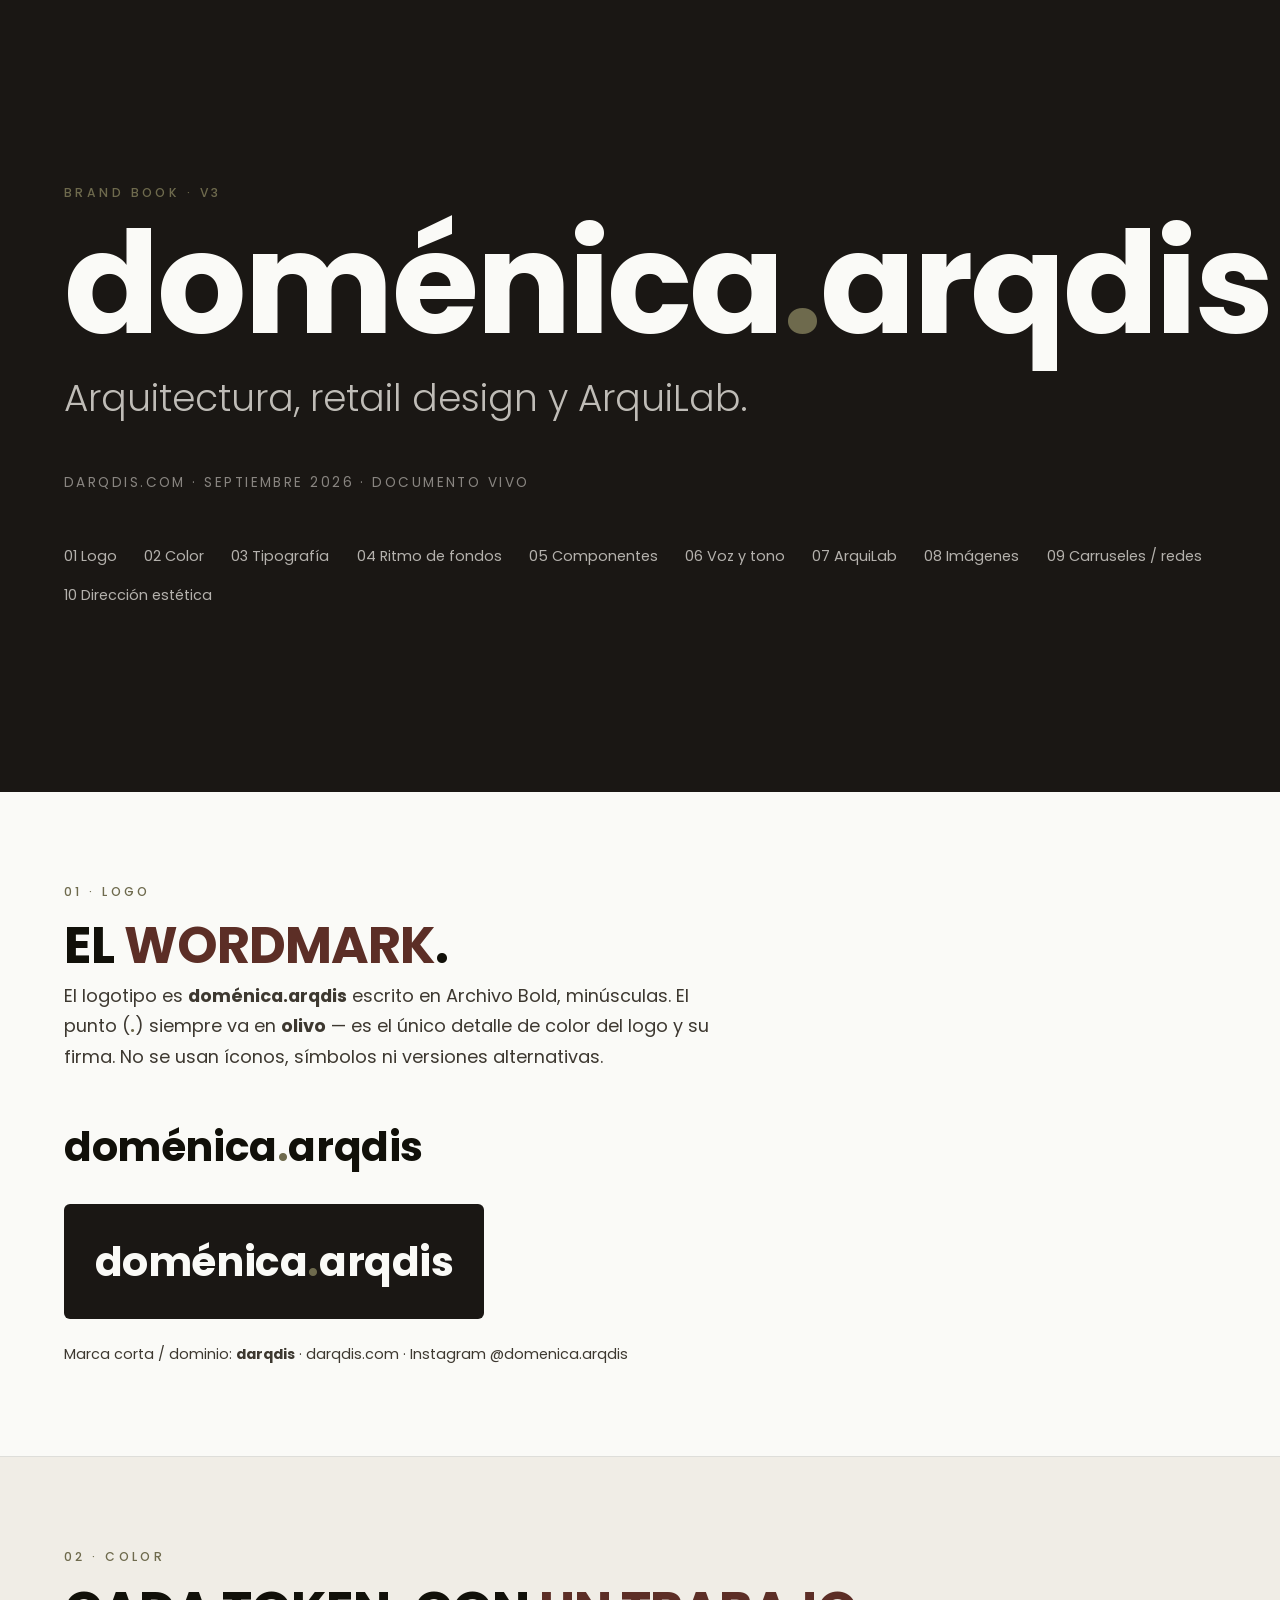
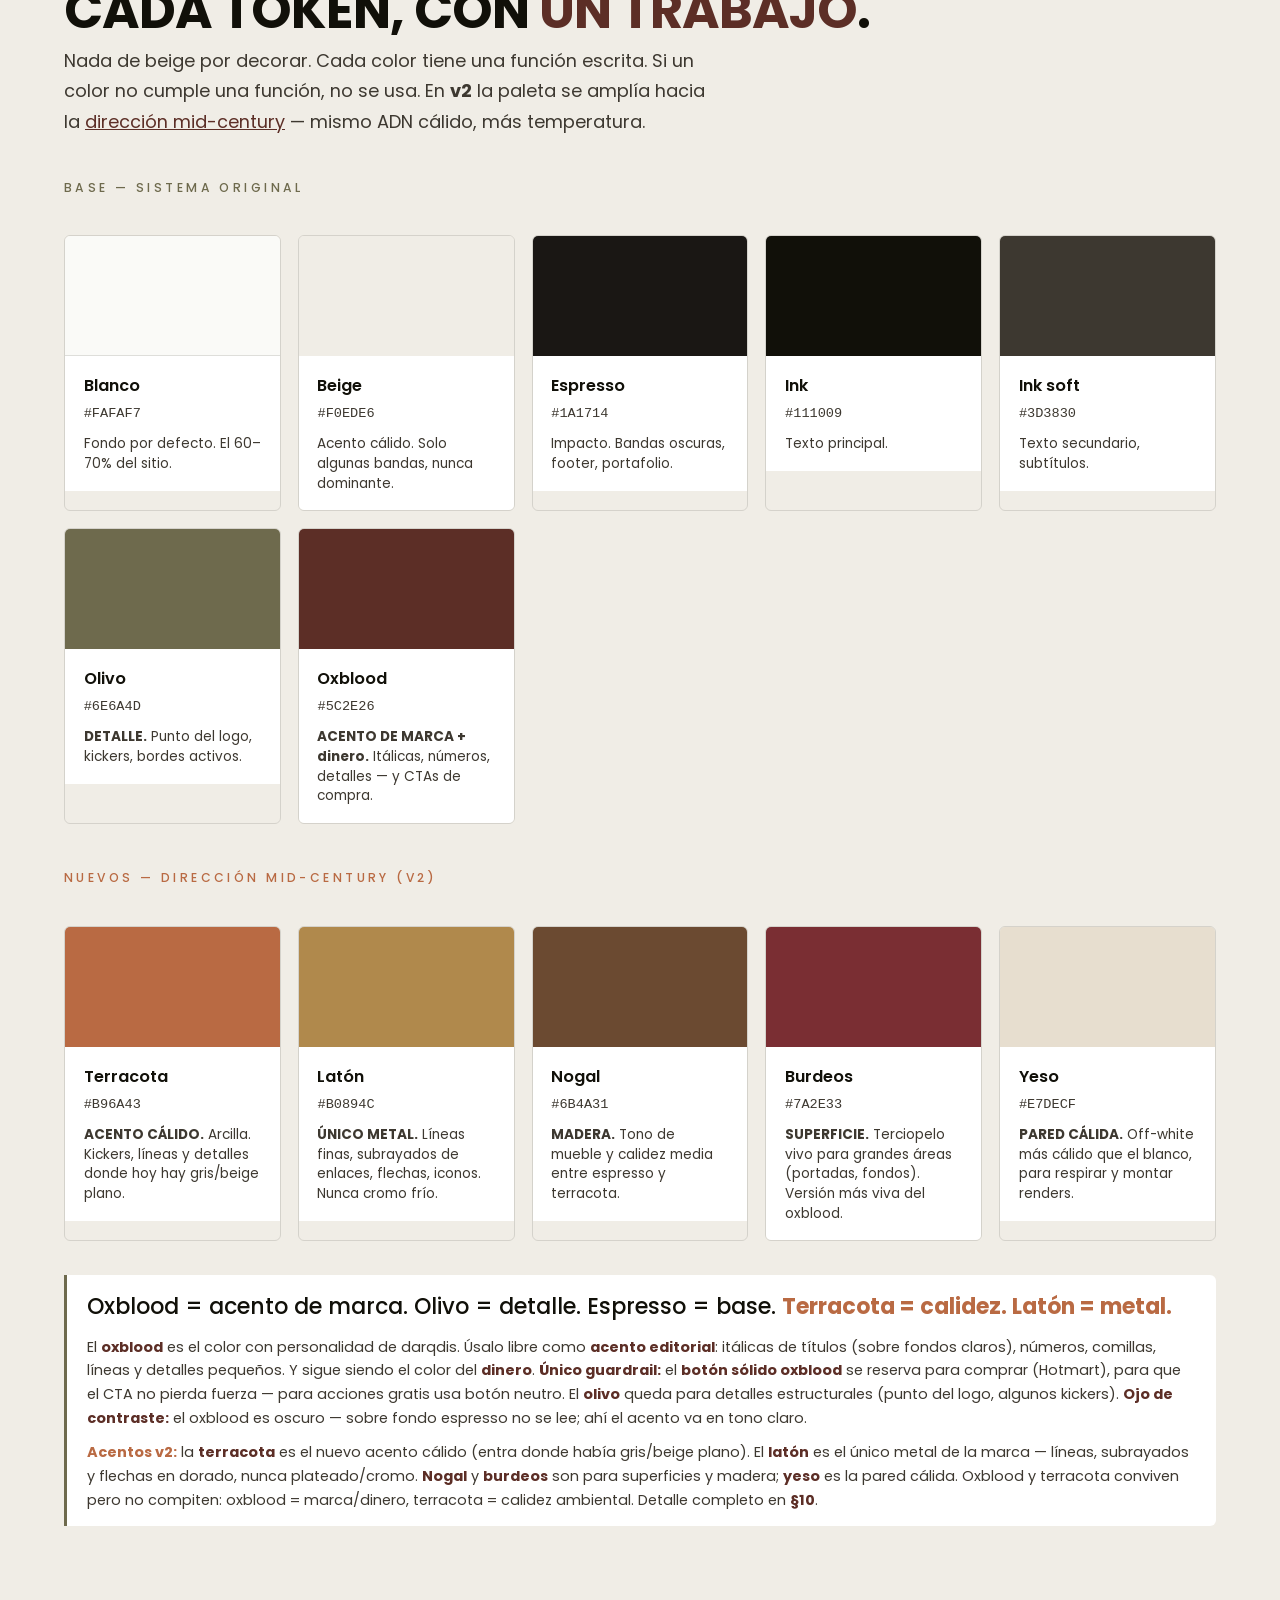
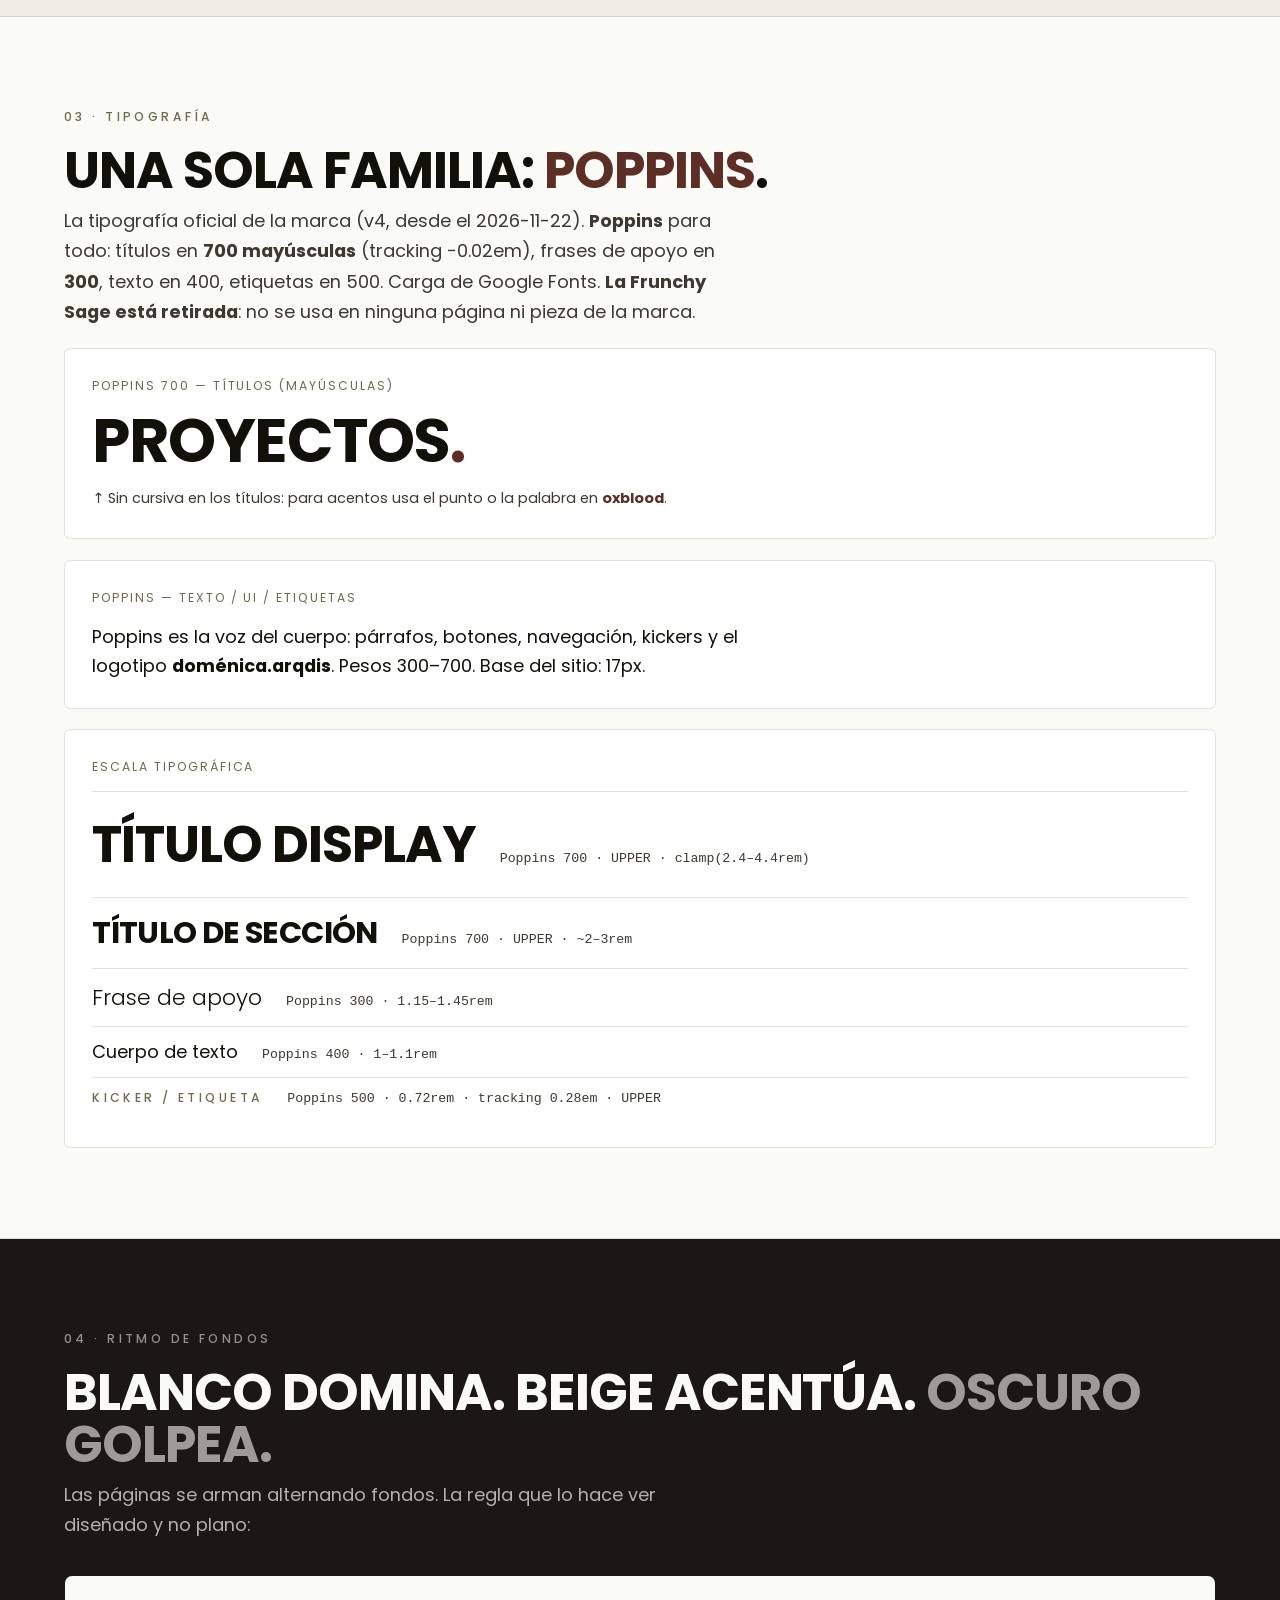
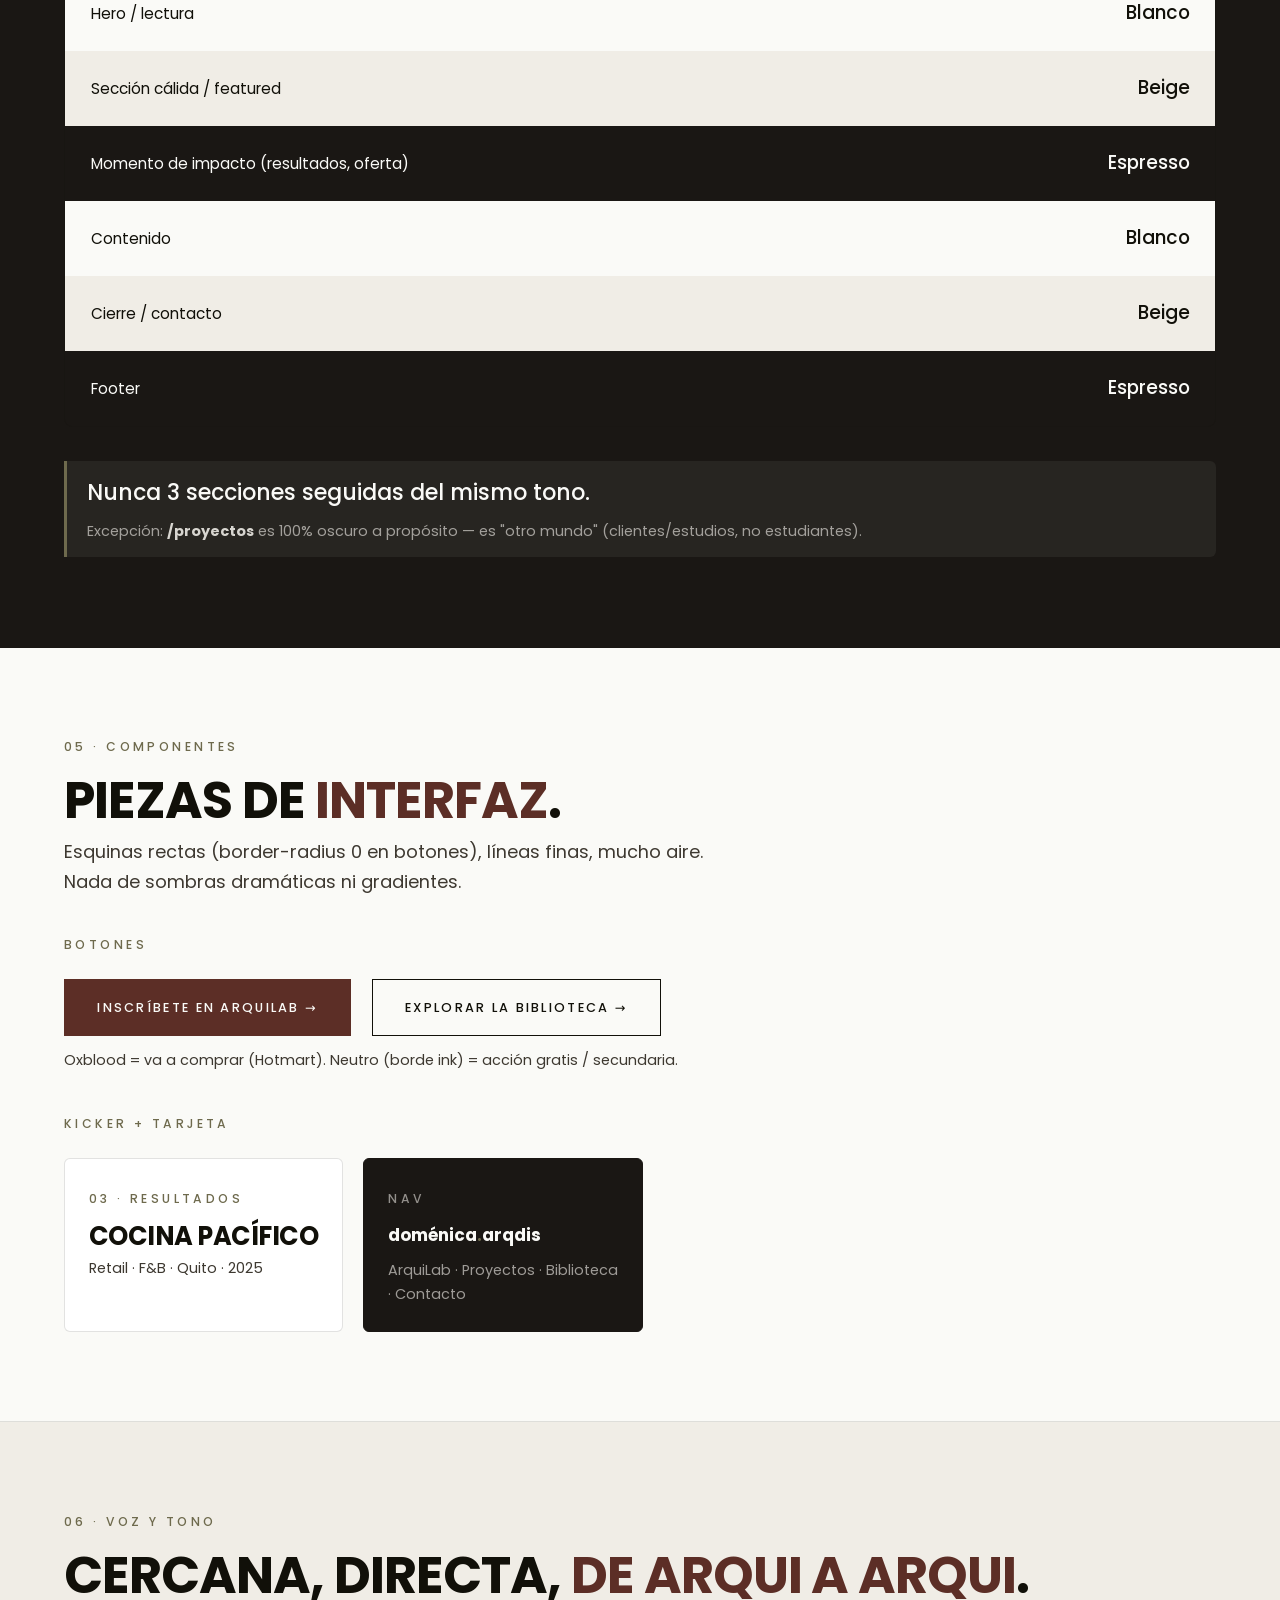
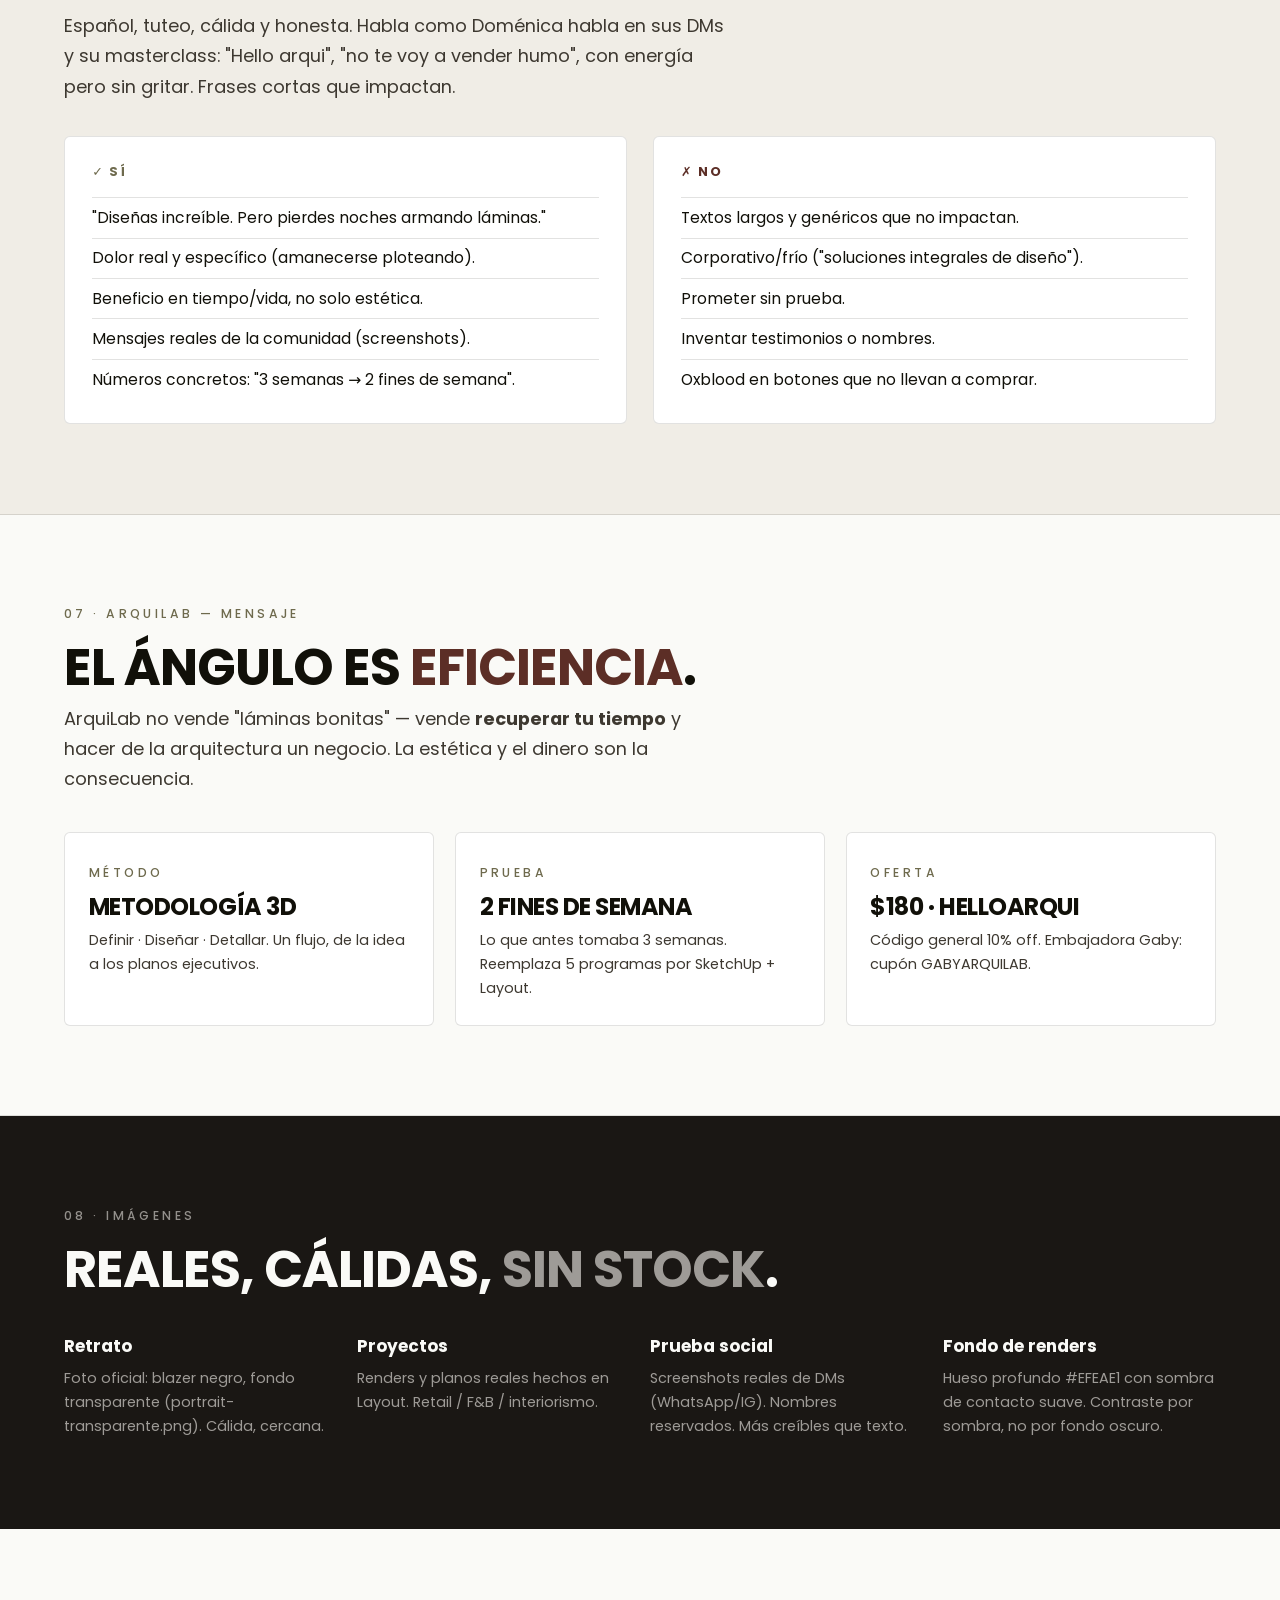
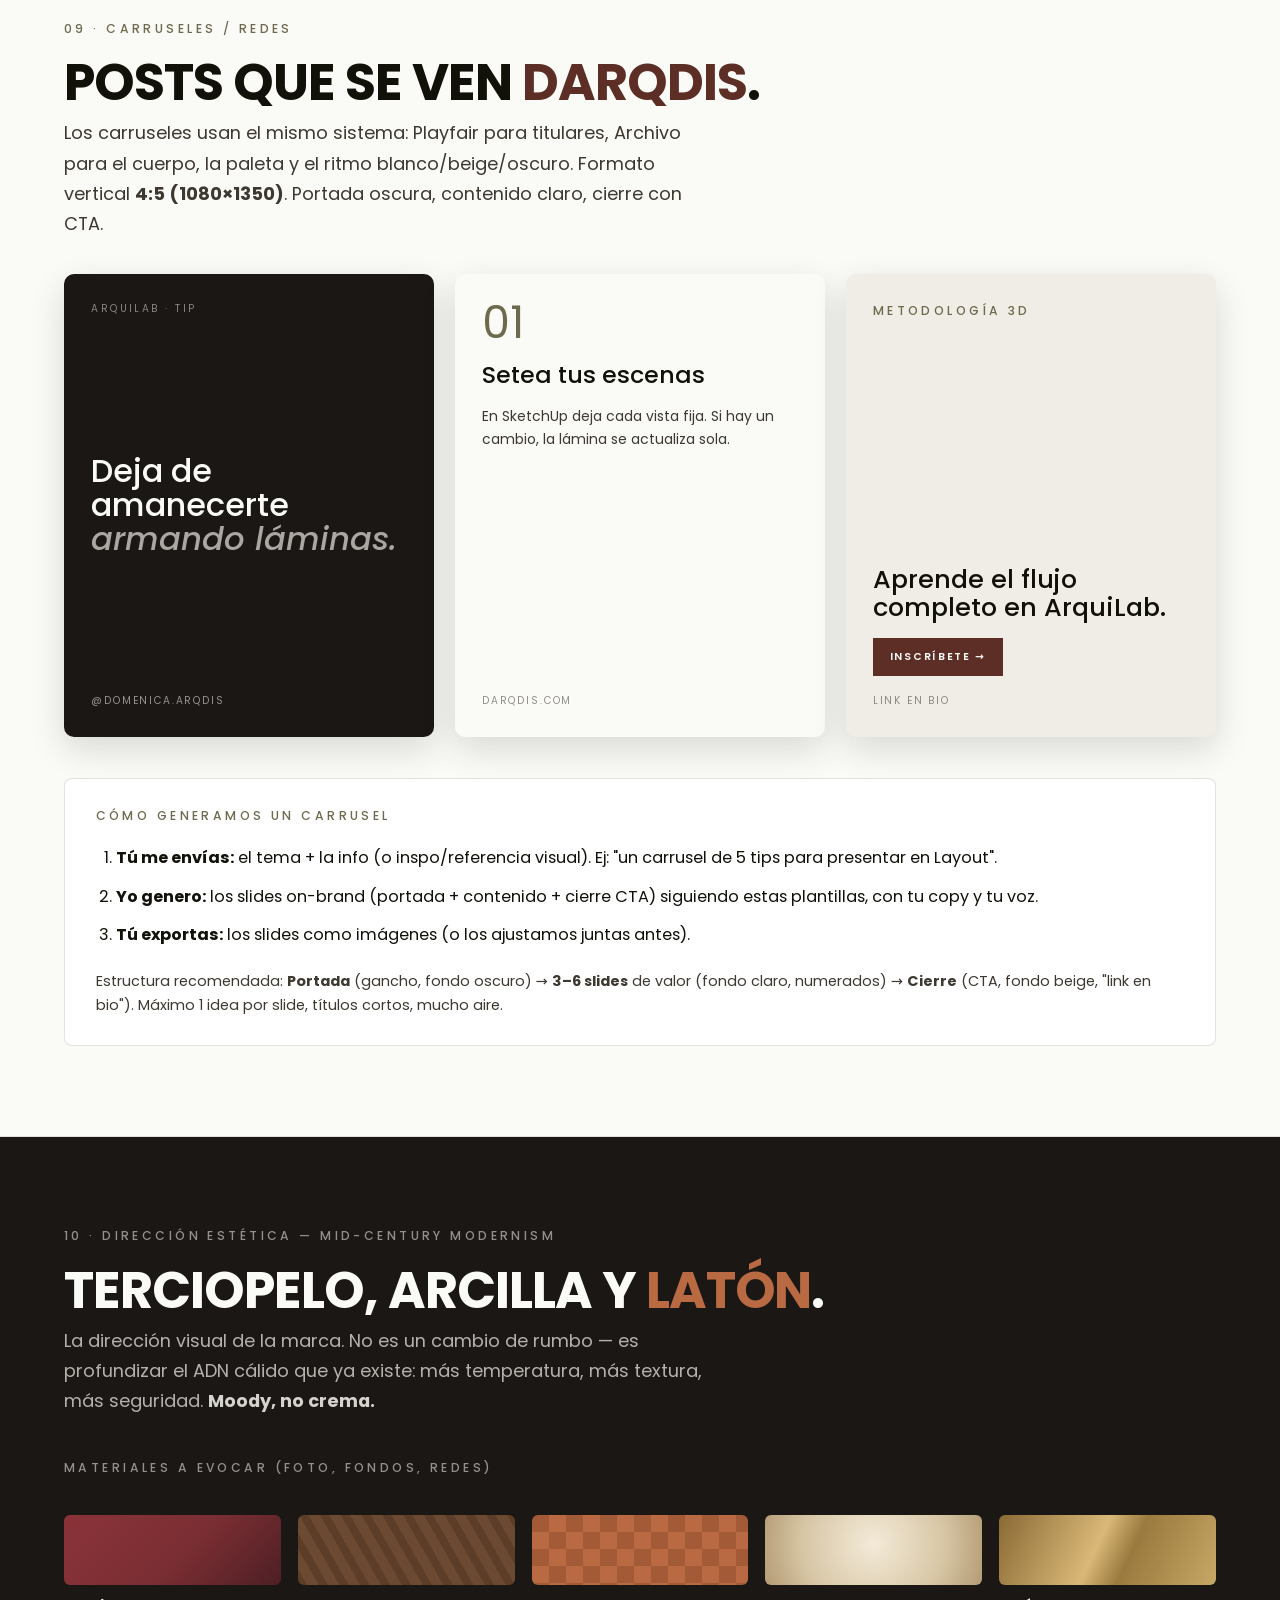
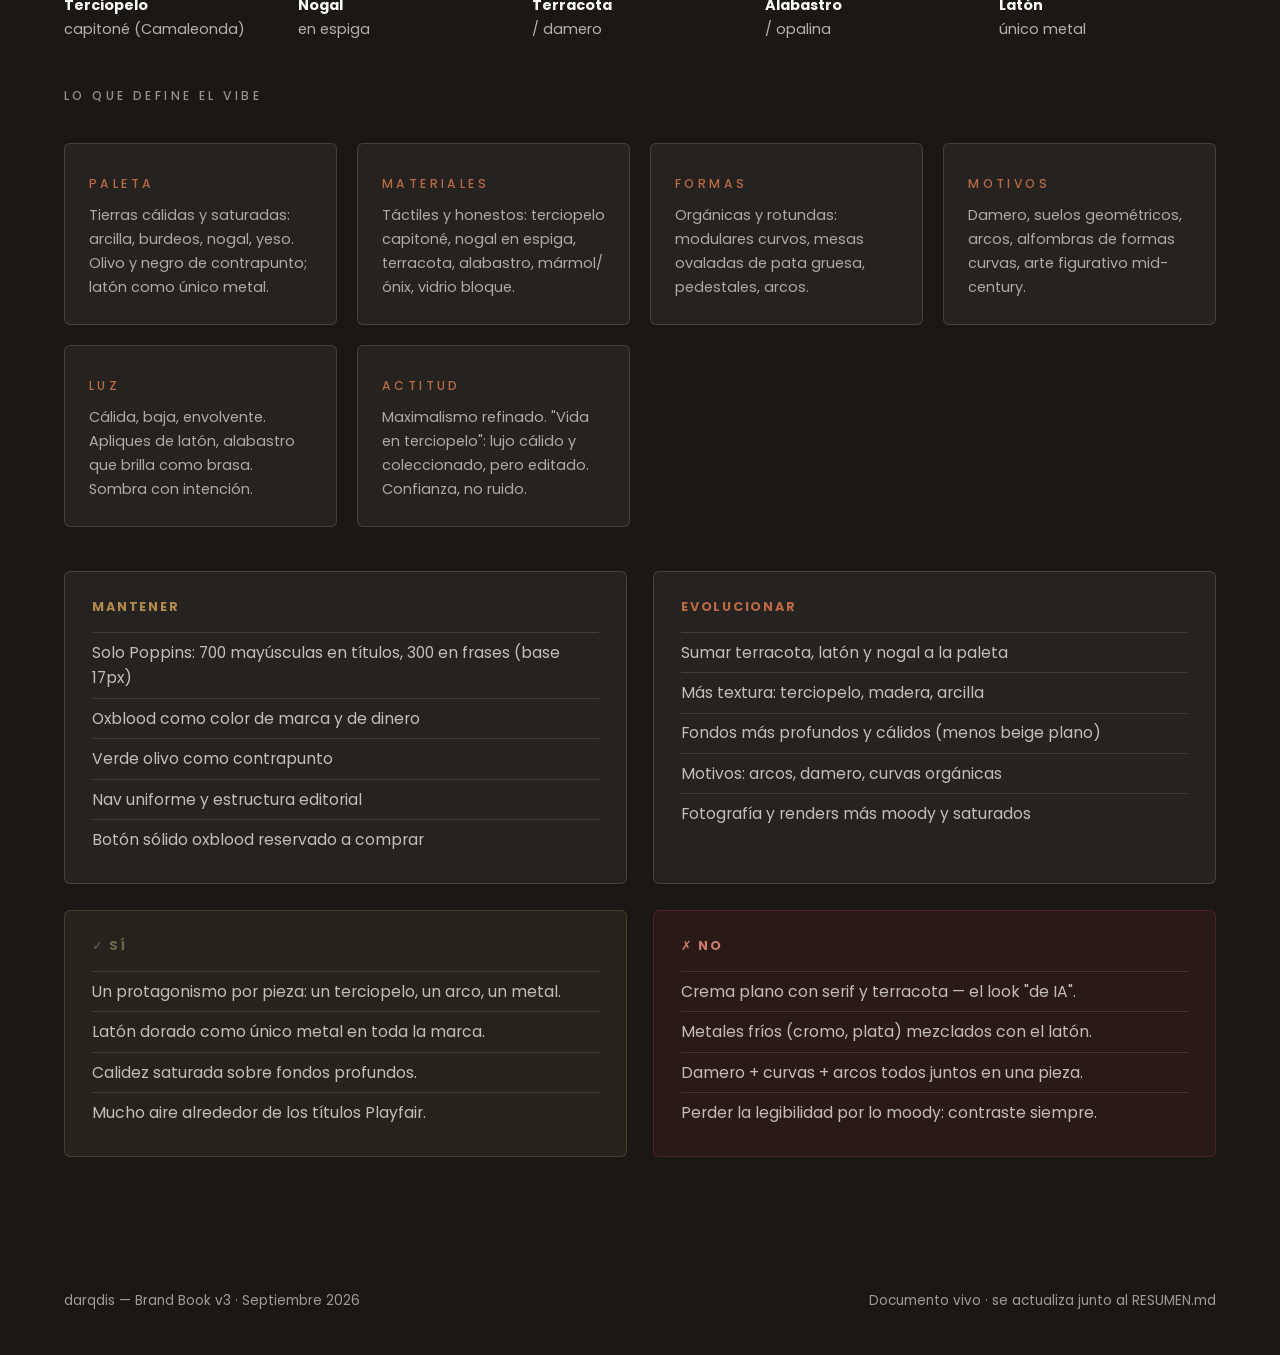
<file: _meta/BRANDBOOK.html>
<!DOCTYPE html>
<html lang="es">
<head>
<meta charset="UTF-8">
<meta name="viewport" content="width=device-width, initial-scale=1.0">
<title>darqdis — Brand Book v1</title>
<link rel="preconnect" href="https://fonts.googleapis.com">
<link rel="preconnect" href="https://fonts.gstatic.com" crossorigin>
<link href="https://fonts.googleapis.com/css2?family=Poppins:ital,wght@0,300;0,400;0,500;0,600;0,700;1,400&display=swap" rel="stylesheet">
<style>

:root{
  --bone:#FAFAF7; --beige:#F0EDE6; --espresso:#1A1714;
  --ink:#111009; --ink-soft:#3D3830; --olive:#6E6A4D; --oxblood:#5C2E26;
  /* Dirección mid-century (v2) — acentos nuevos, entran al sistema */
  --terracotta:#B96A43; --brass:#B0894C; --walnut:#6B4A31;
  --burgundy:#7A2E33; --plaster:#E7DECF;
  --line:rgba(17,16,9,0.12); --line-2:rgba(17,16,9,0.06);
  --serif: 'Poppins', system-ui, -apple-system, sans-serif; --sans: 'Poppins', system-ui, -apple-system, sans-serif;
  --inset:clamp(22px,5vw,90px); --ease:cubic-bezier(0.22,1,0.36,1);
}
*{margin:0;padding:0;box-sizing:border-box;}
html{font-size:106.25%;scroll-behavior:smooth;}
body{font-family:var(--sans);font-weight:400;background:var(--bone);color:var(--ink);line-height:1.65;-webkit-font-smoothing:antialiased;}
section{padding:clamp(3rem,7vw,6rem) var(--inset);border-bottom:1px solid var(--line);}
.band-dark{background:var(--espresso);color:var(--bone);}
.band-beige{background:var(--beige);}
.eyebrow{font-family:var(--sans);font-weight:500;font-size:0.72rem;letter-spacing:0.28em;text-transform:uppercase;color:var(--olive);display:block;margin-bottom:1rem;}
.band-dark .eyebrow{color:rgba(247,244,238,0.55);}
h1{font-family:var(--serif);font-weight:700;text-transform:uppercase;letter-spacing:-0.02em;line-height:0.98;}
h2{font-family:var(--serif);font-weight:700;text-transform:uppercase;letter-spacing:-0.02em;font-size:clamp(1.9rem,4vw,3rem);line-height:1.02;margin-bottom:0.6rem;}
h2 em{font-style:normal;font-weight:700;color:var(--oxblood);}
.band-dark h2 em{color:rgba(247,244,238,0.6);}
.lead{font-size:1.05rem;color:var(--ink-soft);max-width:60ch;line-height:1.7;}
.band-dark .lead{color:rgba(247,244,238,0.7);}
.grid{display:grid;gap:1.2rem;margin-top:2.2rem;}
.note{font-size:0.85rem;color:var(--ink-soft);}
small{font-size:0.78rem;}

/* cover */
.cover{background:var(--espresso);color:var(--bone);min-height:88vh;display:flex;flex-direction:column;justify-content:center;border-bottom:none;}
.cover__word{font-family:var(--sans);font-weight:700;font-size:clamp(3rem,11vw,9rem);letter-spacing:-0.02em;line-height:0.9;}
.cover__word .dot{color:var(--olive);}
.cover__sub{font-family:var(--sans);font-weight:300;font-size:clamp(1.3rem,3vw,2.2rem);color:rgba(247,244,238,0.75);margin-top:1.2rem;}
.cover__meta{margin-top:2.5rem;font-size:0.8rem;letter-spacing:0.18em;text-transform:uppercase;color:rgba(247,244,238,0.5);}
.toc{margin-top:3rem;display:flex;flex-wrap:wrap;gap:0.8rem 1.6rem;}
.toc a{color:rgba(247,244,238,0.7);text-decoration:none;font-size:0.85rem;border-bottom:1px solid transparent;}
.toc a:hover{color:var(--bone);border-color:var(--bone);}

/* color swatches */
.swatches{display:grid;grid-template-columns:repeat(auto-fit,minmax(180px,1fr));gap:1rem;margin-top:2.2rem;}
.sw{border:1px solid var(--line);overflow:hidden;border-radius:6px;}
.sw__chip{height:120px;}
.sw__body{padding:1rem 1.1rem;background:#fff;}
.sw__name{font-weight:600;font-size:0.95rem;}
.sw__hex{font-family:ui-monospace,monospace;font-size:0.8rem;color:var(--ink-soft);margin:0.2rem 0 0.5rem;}
.sw__role{font-size:0.8rem;color:var(--ink-soft);line-height:1.45;}
.rule-box{margin-top:2rem;border-left:3px solid var(--olive);padding:0.8rem 1.2rem;background:#fff;border-radius:0 6px 6px 0;}
.rule-box b{color:var(--oxblood);}

/* type specimens */
.spec{border:1px solid var(--line);border-radius:6px;padding:1.6rem;background:#fff;margin-top:1.2rem;}
.spec__label{font-size:0.72rem;letter-spacing:0.16em;text-transform:uppercase;color:var(--olive);margin-bottom:0.8rem;}
.type-scale > div{display:flex;align-items:baseline;gap:1.4rem;padding:0.6rem 0;border-top:1px solid var(--line);flex-wrap:wrap;}
.type-scale small{color:var(--ink-soft);font-family:ui-monospace,monospace;white-space:nowrap;}
.provisional{display:inline-block;background:var(--oxblood);color:var(--bone);font-size:0.68rem;font-weight:600;letter-spacing:0.12em;text-transform:uppercase;padding:0.35rem 0.8rem;border-radius:999px;margin-left:0.6rem;vertical-align:middle;}

/* rhythm bands */
.rhythm{display:flex;flex-direction:column;margin-top:2rem;border-radius:8px;overflow:hidden;border:1px solid var(--line);}
.rhythm > div{padding:1.3rem 1.5rem;font-size:0.9rem;display:flex;justify-content:space-between;align-items:center;gap:1rem;flex-wrap:wrap;}
.r-white{background:#FAFAF7;color:var(--ink);}
.r-beige{background:#F0EDE6;color:var(--ink);}
.r-dark{background:#1A1714;color:var(--bone);}
.rhythm b{font-family:var(--serif);font-weight:500;font-size:1.1rem;}

/* components */
.btn{display:inline-flex;align-items:center;gap:0.6rem;font-family:var(--sans);font-weight:500;font-size:0.75rem;letter-spacing:0.18em;text-transform:uppercase;text-decoration:none;padding:1rem 1.9rem;border:1.5px solid var(--ink);color:var(--ink);background:transparent;border-radius:0;}
.btn--oxblood{background:var(--oxblood);color:var(--bone);border-color:var(--oxblood);}
.comp-row{display:flex;gap:1.2rem;flex-wrap:wrap;align-items:center;margin-top:1.4rem;}
.card-demo{border:1px solid var(--line);background:#fff;padding:1.4rem;border-radius:6px;max-width:280px;}
.kick-demo{font-weight:500;font-size:0.72rem;letter-spacing:0.28em;text-transform:uppercase;color:var(--olive);}

/* voice */
.voice{display:grid;grid-template-columns:1fr 1fr;gap:1.5rem;margin-top:2rem;}
.voice__col{background:#fff;border:1px solid var(--line);border-radius:6px;padding:1.4rem 1.6rem;}
.voice__col h4{font-size:0.75rem;letter-spacing:0.14em;text-transform:uppercase;margin-bottom:0.9rem;}
.voice__col.yes h4{color:var(--olive);} .voice__col.no h4{color:var(--oxblood);}
.voice__col ul{list-style:none;} .voice__col li{padding:0.4rem 0;border-top:1px solid var(--line);font-size:0.92rem;}
@media(max-width:640px){.voice{grid-template-columns:1fr;}}

/* carousel templates */
.carousels{display:grid;grid-template-columns:repeat(auto-fit,minmax(240px,1fr));gap:1.2rem;margin-top:2rem;}
.slide{aspect-ratio:4/5;border-radius:10px;overflow:hidden;position:relative;display:flex;flex-direction:column;box-shadow:0 12px 34px rgba(17,16,9,0.14);}
.slide__pad{padding:1.6rem;height:100%;display:flex;flex-direction:column;}
.slide--cover{background:var(--espresso);color:var(--bone);}
.slide--cover .k{font-size:0.6rem;letter-spacing:0.24em;text-transform:uppercase;color:rgba(247,244,238,0.5);}
.slide--cover h3{font-family:var(--serif);font-weight:500;font-size:1.9rem;line-height:1.05;margin-top:auto;}
.slide--cover h3 em{font-style:italic;color:rgba(247,244,238,0.65);}
.slide--tip{background:var(--bone);color:var(--ink);}
.slide--tip .num{font-family:var(--serif);font-size:2.6rem;color:var(--olive);line-height:1;}
.slide--tip h3{font-family:var(--serif);font-weight:500;font-size:1.4rem;margin:0.6rem 0;}
.slide--tip p{font-size:0.82rem;color:var(--ink-soft);}
.slide--cta{background:var(--beige);color:var(--ink);}
.slide--cta h3{font-family:var(--serif);font-weight:500;font-size:1.5rem;line-height:1.1;margin-top:auto;}
.slide--cta .btnmini{margin-top:1rem;display:inline-block;background:var(--oxblood);color:var(--bone);font-size:0.62rem;letter-spacing:0.16em;text-transform:uppercase;padding:0.6rem 1rem;font-weight:600;align-self:flex-start;}
.slide__foot{margin-top:auto;font-size:0.6rem;letter-spacing:0.18em;text-transform:uppercase;opacity:0.55;}
.slide--tip .slide__foot,.slide--cta .slide__foot{color:var(--ink-soft);}
.wf{margin-top:2.4rem;background:#fff;border:1px solid var(--line);border-radius:8px;padding:1.6rem 1.8rem;}
.wf ol{margin:0.8rem 0 0 1.2rem;} .wf li{padding:0.35rem 0;font-size:0.95rem;}

.footer{background:var(--espresso);color:rgba(247,244,238,0.6);padding:2.5rem var(--inset);font-size:0.8rem;display:flex;justify-content:space-between;flex-wrap:wrap;gap:1rem;border:none;}
</style>
</head>
<body>

<!-- COVER -->
<section class="cover">
  <span class="eyebrow">Brand Book · v3</span>
  <div class="cover__word">doménica<span class="dot">.</span>arqdis</div>
  <p class="cover__sub">Arquitectura, retail design y ArquiLab.</p>
  <p class="cover__meta">darqdis.com · Septiembre 2026 · Documento vivo</p>
  <nav class="toc">
    <a href="#logo">01 Logo</a>
    <a href="#color">02 Color</a>
    <a href="#tipo">03 Tipografía</a>
    <a href="#ritmo">04 Ritmo de fondos</a>
    <a href="#comp">05 Componentes</a>
    <a href="#voz">06 Voz y tono</a>
    <a href="#arquilab">07 ArquiLab</a>
    <a href="#imagen">08 Imágenes</a>
    <a href="#redes">09 Carruseles / redes</a>
    <a href="#direccion">10 Dirección estética</a>
  </nav>
</section>

<!-- 01 LOGO -->
<section id="logo">
  <span class="eyebrow">01 · Logo</span>
  <h2>El <em>wordmark</em>.</h2>
  <p class="lead">El logotipo es <b>doménica.arqdis</b> escrito en Archivo Bold, minúsculas. El punto (<span style="color:var(--olive);font-weight:700;">.</span>) siempre va en <b>olivo</b> — es el único detalle de color del logo y su firma. No se usan íconos, símbolos ni versiones alternativas.</p>
  <div style="margin-top:2.4rem;display:flex;flex-direction:column;gap:1.4rem;">
    <div style="font-family:var(--sans);font-weight:700;font-size:2.4rem;letter-spacing:-0.01em;">doménica<span style="color:var(--olive);">.</span>arqdis</div>
    <div style="background:var(--espresso);color:var(--bone);padding:1.4rem 1.8rem;font-family:var(--sans);font-weight:700;font-size:2.4rem;letter-spacing:-0.01em;border-radius:6px;width:fit-content;">doménica<span style="color:var(--olive);">.</span>arqdis</div>
  </div>
  <p class="note" style="margin-top:1.4rem;">Marca corta / dominio: <b>darqdis</b> · darqdis.com · Instagram @domenica.arqdis</p>
</section>

<!-- 02 COLOR -->
<section id="color" class="band-beige">
  <span class="eyebrow">02 · Color</span>
  <h2>Cada token, con <em>un trabajo</em>.</h2>
  <p class="lead">Nada de beige por decorar. Cada color tiene una función escrita. Si un color no cumple una función, no se usa. En <b>v2</b> la paleta se amplía hacia la <a href="#direccion" style="color:var(--oxblood);">dirección mid-century</a> — mismo ADN cálido, más temperatura.</p>
  <p class="kick-demo" style="margin-top:2.4rem;">Base — sistema original</p>
  <div class="swatches">
    <div class="sw"><div class="sw__chip" style="background:#FAFAF7;border-bottom:1px solid var(--line);"></div><div class="sw__body"><div class="sw__name">Blanco</div><div class="sw__hex">#FAFAF7</div><div class="sw__role">Fondo por defecto. El 60–70% del sitio.</div></div></div>
    <div class="sw"><div class="sw__chip" style="background:#F0EDE6;"></div><div class="sw__body"><div class="sw__name">Beige</div><div class="sw__hex">#F0EDE6</div><div class="sw__role">Acento cálido. Solo algunas bandas, nunca dominante.</div></div></div>
    <div class="sw"><div class="sw__chip" style="background:#1A1714;"></div><div class="sw__body"><div class="sw__name">Espresso</div><div class="sw__hex">#1A1714</div><div class="sw__role">Impacto. Bandas oscuras, footer, portafolio.</div></div></div>
    <div class="sw"><div class="sw__chip" style="background:#111009;"></div><div class="sw__body"><div class="sw__name">Ink</div><div class="sw__hex">#111009</div><div class="sw__role">Texto principal.</div></div></div>
    <div class="sw"><div class="sw__chip" style="background:#3D3830;"></div><div class="sw__body"><div class="sw__name">Ink soft</div><div class="sw__hex">#3D3830</div><div class="sw__role">Texto secundario, subtítulos.</div></div></div>
    <div class="sw"><div class="sw__chip" style="background:#6E6A4D;"></div><div class="sw__body"><div class="sw__name">Olivo</div><div class="sw__hex">#6E6A4D</div><div class="sw__role"><b>DETALLE.</b> Punto del logo, kickers, bordes activos.</div></div></div>
    <div class="sw"><div class="sw__chip" style="background:#5C2E26;"></div><div class="sw__body"><div class="sw__name">Oxblood</div><div class="sw__hex">#5C2E26</div><div class="sw__role"><b>ACENTO DE MARCA + dinero.</b> Itálicas, números, detalles — y CTAs de compra.</div></div></div>
  </div>

  <p class="kick-demo" style="margin-top:2.6rem;color:var(--terracotta);">Nuevos — dirección mid-century (v2)</p>
  <div class="swatches">
    <div class="sw"><div class="sw__chip" style="background:#B96A43;"></div><div class="sw__body"><div class="sw__name">Terracota</div><div class="sw__hex">#B96A43</div><div class="sw__role"><b>ACENTO CÁLIDO.</b> Arcilla. Kickers, líneas y detalles donde hoy hay gris/beige plano.</div></div></div>
    <div class="sw"><div class="sw__chip" style="background:#B0894C;"></div><div class="sw__body"><div class="sw__name">Latón</div><div class="sw__hex">#B0894C</div><div class="sw__role"><b>ÚNICO METAL.</b> Líneas finas, subrayados de enlaces, flechas, iconos. Nunca cromo frío.</div></div></div>
    <div class="sw"><div class="sw__chip" style="background:#6B4A31;"></div><div class="sw__body"><div class="sw__name">Nogal</div><div class="sw__hex">#6B4A31</div><div class="sw__role"><b>MADERA.</b> Tono de mueble y calidez media entre espresso y terracota.</div></div></div>
    <div class="sw"><div class="sw__chip" style="background:#7A2E33;"></div><div class="sw__body"><div class="sw__name">Burdeos</div><div class="sw__hex">#7A2E33</div><div class="sw__role"><b>SUPERFICIE.</b> Terciopelo vivo para grandes áreas (portadas, fondos). Versión más viva del oxblood.</div></div></div>
    <div class="sw"><div class="sw__chip" style="background:#E7DECF;"></div><div class="sw__body"><div class="sw__name">Yeso</div><div class="sw__hex">#E7DECF</div><div class="sw__role"><b>PARED CÁLIDA.</b> Off-white más cálido que el blanco, para respirar y montar renders.</div></div></div>
  </div>

  <div class="rule-box">
    <p style="font-family:var(--serif);font-size:1.3rem;font-weight:500;">Oxblood = acento de marca. Olivo = detalle. Espresso = base. <b style="color:var(--terracotta);">Terracota = calidez. Latón = metal.</b></p>
    <p class="note" style="margin-top:0.6rem;">El <b>oxblood</b> es el color con personalidad de darqdis. Úsalo libre como <b>acento editorial</b>: itálicas de títulos (sobre fondos claros), números, comillas, líneas y detalles pequeños. Y sigue siendo el color del <b>dinero</b>. <b>Único guardrail:</b> el <b>botón sólido oxblood</b> se reserva para comprar (Hotmart), para que el CTA no pierda fuerza — para acciones gratis usa botón neutro. El <b>olivo</b> queda para detalles estructurales (punto del logo, algunos kickers). <b>Ojo de contraste:</b> el oxblood es oscuro — sobre fondo espresso no se lee; ahí el acento va en tono claro.</p>
    <p class="note" style="margin-top:0.6rem;"><b style="color:var(--terracotta);">Acentos v2:</b> la <b>terracota</b> es el nuevo acento cálido (entra donde había gris/beige plano). El <b>latón</b> es el único metal de la marca — líneas, subrayados y flechas en dorado, nunca plateado/cromo. <b>Nogal</b> y <b>burdeos</b> son para superficies y madera; <b>yeso</b> es la pared cálida. Oxblood y terracota conviven pero no compiten: oxblood = marca/dinero, terracota = calidez ambiental. Detalle completo en <b>§10</b>.</p>
  </div>
</section>

<!-- 03 TIPOGRAFÍA -->
<section id="tipo">
  <span class="eyebrow">03 · Tipografía</span>
  <h2>Una sola familia: <em>Poppins</em>.</h2>
  <p class="lead">La tipografía oficial de la marca (v4, desde el 2026-11-22). <b>Poppins</b> para todo: títulos en <b>700 mayúsculas</b> (tracking −0.02em), frases de apoyo en <b>300</b>, texto en 400, etiquetas en 500. Carga de Google Fonts. <b>La Frunchy Sage está retirada</b>: no se usa en ninguna página ni pieza de la marca.</p>

  <div class="spec">
    <div class="spec__label">Poppins 700 — títulos (mayúsculas)</div>
    <div style="font-family:var(--sans);font-weight:700;text-transform:uppercase;letter-spacing:-0.02em;font-size:clamp(2.2rem,5vw,3.6rem);line-height:1.02;">proyectos<span style="color:var(--oxblood);">.</span></div>
    <p class="note" style="margin-top:0.9rem;">↑ Sin cursiva en los títulos: para acentos usa el punto o la palabra en <b style="color:var(--oxblood);">oxblood</b>.</p>
  </div>
  <div class="spec">
    <div class="spec__label">Poppins — texto / UI / etiquetas</div>
    <p style="font-size:1.05rem;max-width:60ch;font-family:var(--sans);">Poppins es la voz del cuerpo: párrafos, botones, navegación, kickers y el logotipo <b>doménica.arqdis</b>. Pesos 300–700. Base del sitio: 17px.</p>
  </div>

  <div class="spec">
    <div class="spec__label">Escala tipográfica</div>
    <div class="type-scale">
      <div><span style="font-family:var(--sans);font-size:3rem;font-weight:700;text-transform:uppercase;letter-spacing:-0.02em;">Título display</span><small>Poppins 700 · UPPER · clamp(2.4–4.4rem)</small></div>
      <div><span style="font-family:var(--sans);font-size:1.8rem;font-weight:700;text-transform:uppercase;letter-spacing:-0.02em;">Título de sección</span><small>Poppins 700 · UPPER · ~2–3rem</small></div>
      <div><span style="font-family:var(--sans);font-size:1.3rem;font-weight:300;">Frase de apoyo</span><small>Poppins 300 · 1.15–1.45rem</small></div>
      <div><span style="font-family:var(--sans);font-size:1.05rem;">Cuerpo de texto</span><small>Poppins 400 · 1–1.1rem</small></div>
      <div><span style="font-family:var(--sans);font-weight:500;font-size:0.72rem;letter-spacing:0.28em;text-transform:uppercase;color:var(--olive);">Kicker / etiqueta</span><small>Poppins 500 · 0.72rem · tracking 0.28em · UPPER</small></div>
    </div>
  </div>
</section>

<!-- 04 RITMO -->
<section id="ritmo" class="band-dark">
  <span class="eyebrow">04 · Ritmo de fondos</span>
  <h2>Blanco domina. Beige acentúa. <em>Oscuro golpea.</em></h2>
  <p class="lead">Las páginas se arman alternando fondos. La regla que lo hace ver diseñado y no plano:</p>
  <div class="rhythm">
    <div class="r-white"><span>Hero / lectura</span><b>Blanco</b></div>
    <div class="r-beige"><span>Sección cálida / featured</span><b>Beige</b></div>
    <div class="r-dark"><span>Momento de impacto (resultados, oferta)</span><b>Espresso</b></div>
    <div class="r-white"><span>Contenido</span><b>Blanco</b></div>
    <div class="r-beige"><span>Cierre / contacto</span><b>Beige</b></div>
    <div class="r-dark"><span>Footer</span><b>Espresso</b></div>
  </div>
  <div class="rule-box" style="background:rgba(247,244,238,0.06);border-color:var(--olive);">
    <p style="font-family:var(--serif);font-size:1.3rem;font-weight:500;color:var(--bone);">Nunca 3 secciones seguidas del mismo tono.</p>
    <p class="note" style="color:rgba(247,244,238,0.6);margin-top:0.5rem;">Excepción: <b style="color:rgba(247,244,238,0.85);">/proyectos</b> es 100% oscuro a propósito — es "otro mundo" (clientes/estudios, no estudiantes).</p>
  </div>
</section>

<!-- 05 COMPONENTES -->
<section id="comp">
  <span class="eyebrow">05 · Componentes</span>
  <h2>Piezas de <em>interfaz</em>.</h2>
  <p class="lead">Esquinas rectas (border-radius 0 en botones), líneas finas, mucho aire. Nada de sombras dramáticas ni gradientes.</p>

  <p class="kick-demo" style="margin-top:2.2rem;">Botones</p>
  <div class="comp-row">
    <a class="btn btn--oxblood">Inscríbete en ArquiLab →</a>
    <a class="btn">Explorar la biblioteca →</a>
  </div>
  <p class="note" style="margin-top:0.8rem;">Oxblood = va a comprar (Hotmart). Neutro (borde ink) = acción gratis / secundaria.</p>

  <p class="kick-demo" style="margin-top:2.4rem;">Kicker + tarjeta</p>
  <div class="comp-row" style="align-items:stretch;">
    <div class="card-demo">
      <span class="kick-demo">03 · Resultados</span>
      <h2 style="font-size:1.5rem;margin:0.7rem 0 0.5rem;">Cocina Pacífico</h2>
      <p class="note">Retail · F&amp;B · Quito · 2025</p>
    </div>
    <div class="card-demo" style="background:var(--espresso);color:var(--bone);border-color:var(--espresso);">
      <span class="kick-demo" style="color:rgba(247,244,238,0.55);">Nav</span>
      <div style="font-family:var(--sans);font-weight:700;margin:0.6rem 0;">doménica<span style="color:var(--olive);">.</span>arqdis</div>
      <p class="note" style="color:rgba(247,244,238,0.6);">ArquiLab · Proyectos · Biblioteca · Contacto</p>
    </div>
  </div>
</section>

<!-- 06 VOZ -->
<section id="voz" class="band-beige">
  <span class="eyebrow">06 · Voz y tono</span>
  <h2>Cercana, directa, <em>de arqui a arqui</em>.</h2>
  <p class="lead">Español, tuteo, cálida y honesta. Habla como Doménica habla en sus DMs y su masterclass: "Hello arqui", "no te voy a vender humo", con energía pero sin gritar. Frases cortas que impactan.</p>
  <div class="voice">
    <div class="voice__col yes">
      <h4>✓ Sí</h4>
      <ul>
        <li>"Diseñas increíble. Pero pierdes noches armando láminas."</li>
        <li>Dolor real y específico (amanecerse ploteando).</li>
        <li>Beneficio en tiempo/vida, no solo estética.</li>
        <li>Mensajes reales de la comunidad (screenshots).</li>
        <li>Números concretos: "3 semanas → 2 fines de semana".</li>
      </ul>
    </div>
    <div class="voice__col no">
      <h4>✗ No</h4>
      <ul>
        <li>Textos largos y genéricos que no impactan.</li>
        <li>Corporativo/frío ("soluciones integrales de diseño").</li>
        <li>Prometer sin prueba.</li>
        <li>Inventar testimonios o nombres.</li>
        <li>Oxblood en botones que no llevan a comprar.</li>
      </ul>
    </div>
  </div>
</section>

<!-- 07 ARQUILAB -->
<section id="arquilab">
  <span class="eyebrow">07 · ArquiLab — mensaje</span>
  <h2>El ángulo es <em>eficiencia</em>.</h2>
  <p class="lead">ArquiLab no vende "láminas bonitas" — vende <b>recuperar tu tiempo</b> y hacer de la arquitectura un negocio. La estética y el dinero son la consecuencia.</p>
  <div class="grid" style="grid-template-columns:repeat(auto-fit,minmax(220px,1fr));">
    <div class="card-demo" style="max-width:none;"><span class="kick-demo">Método</span><h2 style="font-size:1.4rem;margin:0.6rem 0;">Metodología 3D</h2><p class="note">Definir · Diseñar · Detallar. Un flujo, de la idea a los planos ejecutivos.</p></div>
    <div class="card-demo" style="max-width:none;"><span class="kick-demo">Prueba</span><h2 style="font-size:1.4rem;margin:0.6rem 0;">2 fines de semana</h2><p class="note">Lo que antes tomaba 3 semanas. Reemplaza 5 programas por SketchUp + Layout.</p></div>
    <div class="card-demo" style="max-width:none;"><span class="kick-demo">Oferta</span><h2 style="font-size:1.4rem;margin:0.6rem 0;">$180 · HELLOARQUI</h2><p class="note">Código general 10% off. Embajadora Gaby: cupón GABYARQUILAB.</p></div>
  </div>
</section>

<!-- 08 IMÁGENES -->
<section id="imagen" class="band-dark">
  <span class="eyebrow">08 · Imágenes</span>
  <h2>Reales, cálidas, <em>sin stock</em>.</h2>
  <div class="grid" style="grid-template-columns:repeat(auto-fit,minmax(200px,1fr));color:rgba(247,244,238,0.75);">
    <div><b style="color:var(--bone);">Retrato</b><p class="note" style="color:rgba(247,244,238,0.6);margin-top:0.4rem;">Foto oficial: blazer negro, fondo transparente (portrait-transparente.png). Cálida, cercana.</p></div>
    <div><b style="color:var(--bone);">Proyectos</b><p class="note" style="color:rgba(247,244,238,0.6);margin-top:0.4rem;">Renders y planos reales hechos en Layout. Retail / F&amp;B / interiorismo.</p></div>
    <div><b style="color:var(--bone);">Prueba social</b><p class="note" style="color:rgba(247,244,238,0.6);margin-top:0.4rem;">Screenshots reales de DMs (WhatsApp/IG). Nombres reservados. Más creíbles que texto.</p></div>
    <div><b style="color:var(--bone);">Fondo de renders</b><p class="note" style="color:rgba(247,244,238,0.6);margin-top:0.4rem;">Hueso profundo #EFEAE1 con sombra de contacto suave. Contraste por sombra, no por fondo oscuro.</p></div>
  </div>
</section>

<!-- 09 REDES / CARRUSELES -->
<section id="redes">
  <span class="eyebrow">09 · Carruseles / redes</span>
  <h2>Posts que se ven <em>darqdis</em>.</h2>
  <p class="lead">Los carruseles usan el mismo sistema: Playfair para titulares, Archivo para el cuerpo, la paleta y el ritmo blanco/beige/oscuro. Formato vertical <b>4:5 (1080×1350)</b>. Portada oscura, contenido claro, cierre con CTA.</p>

  <div class="carousels">
    <div class="slide slide--cover"><div class="slide__pad"><span class="k">ArquiLab · Tip</span><h3>Deja de amanecerte <em>armando láminas.</em></h3><span class="slide__foot">@domenica.arqdis</span></div></div>
    <div class="slide slide--tip"><div class="slide__pad"><span class="num">01</span><h3>Setea tus escenas</h3><p>En SketchUp deja cada vista fija. Si hay un cambio, la lámina se actualiza sola.</p><span class="slide__foot">darqdis.com</span></div></div>
    <div class="slide slide--cta"><div class="slide__pad"><span class="kick-demo">Metodología 3D</span><h3>Aprende el flujo completo en ArquiLab.</h3><span class="btnmini">Inscríbete →</span><span class="slide__foot" style="margin-top:1rem;">Link en bio</span></div></div>
  </div>

  <div class="wf">
    <p class="kick-demo">Cómo generamos un carrusel</p>
    <ol>
      <li><b>Tú me envías:</b> el tema + la info (o inspo/referencia visual). Ej: "un carrusel de 5 tips para presentar en Layout".</li>
      <li><b>Yo genero:</b> los slides on-brand (portada + contenido + cierre CTA) siguiendo estas plantillas, con tu copy y tu voz.</li>
      <li><b>Tú exportas:</b> los slides como imágenes (o los ajustamos juntas antes).</li>
    </ol>
    <p class="note" style="margin-top:0.9rem;">Estructura recomendada: <b>Portada</b> (gancho, fondo oscuro) → <b>3–6 slides</b> de valor (fondo claro, numerados) → <b>Cierre</b> (CTA, fondo beige, "link en bio"). Máximo 1 idea por slide, títulos cortos, mucho aire.</p>
  </div>
</section>

<!-- 10 DIRECCIÓN ESTÉTICA -->
<section id="direccion" class="band-dark">
  <span class="eyebrow">10 · Dirección estética — Mid-Century Modernism</span>
  <h2>Terciopelo, arcilla y <em style="color:var(--terracotta);">latón</em>.</h2>
  <p class="lead">La dirección visual de la marca. No es un cambio de rumbo — es profundizar el ADN cálido que ya existe: más temperatura, más textura, más seguridad. <b style="color:rgba(247,244,238,0.85);">Moody, no crema.</b></p>

  <p class="kick-demo" style="margin-top:2.4rem;color:rgba(247,244,238,0.55);">Materiales a evocar (foto, fondos, redes)</p>
  <div class="grid" style="grid-template-columns:repeat(auto-fit,minmax(150px,1fr));gap:1rem;">
    <div><div style="height:70px;border-radius:6px;background:linear-gradient(135deg,#8a3339,#7A2E33 55%,#4d1f24);"></div><p class="note" style="color:rgba(247,244,238,0.7);margin-top:0.5rem;"><b style="color:var(--bone);">Terciopelo</b><br>capitoné (Camaleonda)</p></div>
    <div><div style="height:70px;border-radius:6px;background:repeating-linear-gradient(60deg,#5c3e28 0 8px,#6b4a31 8px 18px);"></div><p class="note" style="color:rgba(247,244,238,0.7);margin-top:0.5rem;"><b style="color:var(--bone);">Nogal</b><br>en espiga</p></div>
    <div><div style="height:70px;border-radius:6px;background:conic-gradient(from 0deg at 50% 50%,#B96A43 0 25%,#a25a37 0 50%,#B96A43 0 75%,#a25a37 0 100%);background-size:34px 34px;"></div><p class="note" style="color:rgba(247,244,238,0.7);margin-top:0.5rem;"><b style="color:var(--bone);">Terracota</b><br>/ damero</p></div>
    <div><div style="height:70px;border-radius:6px;background:radial-gradient(circle at 50% 40%,#f3ead8,#d8c7a6 60%,#b49b74);"></div><p class="note" style="color:rgba(247,244,238,0.7);margin-top:0.5rem;"><b style="color:var(--bone);">Alabastro</b><br>/ opalina</p></div>
    <div><div style="height:70px;border-radius:6px;background:linear-gradient(115deg,#8a6a34,#d9b878 45%,#9a7a3e 60%,#c7a866);"></div><p class="note" style="color:rgba(247,244,238,0.7);margin-top:0.5rem;"><b style="color:var(--bone);">Latón</b><br>único metal</p></div>
  </div>

  <p class="kick-demo" style="margin-top:2.6rem;color:rgba(247,244,238,0.55);">Lo que define el vibe</p>
  <div class="grid" style="grid-template-columns:repeat(auto-fit,minmax(220px,1fr));">
    <div class="card-demo" style="max-width:none;background:rgba(247,244,238,0.05);border-color:rgba(247,244,238,0.14);color:rgba(247,244,238,0.75);"><span class="kick-demo" style="color:var(--terracotta);">Paleta</span><p class="note" style="color:rgba(247,244,238,0.65);margin-top:0.5rem;">Tierras cálidas y saturadas: arcilla, burdeos, nogal, yeso. Olivo y negro de contrapunto; latón como único metal.</p></div>
    <div class="card-demo" style="max-width:none;background:rgba(247,244,238,0.05);border-color:rgba(247,244,238,0.14);color:rgba(247,244,238,0.75);"><span class="kick-demo" style="color:var(--terracotta);">Materiales</span><p class="note" style="color:rgba(247,244,238,0.65);margin-top:0.5rem;">Táctiles y honestos: terciopelo capitoné, nogal en espiga, terracota, alabastro, mármol/ónix, vidrio bloque.</p></div>
    <div class="card-demo" style="max-width:none;background:rgba(247,244,238,0.05);border-color:rgba(247,244,238,0.14);color:rgba(247,244,238,0.75);"><span class="kick-demo" style="color:var(--terracotta);">Formas</span><p class="note" style="color:rgba(247,244,238,0.65);margin-top:0.5rem;">Orgánicas y rotundas: modulares curvos, mesas ovaladas de pata gruesa, pedestales, arcos.</p></div>
    <div class="card-demo" style="max-width:none;background:rgba(247,244,238,0.05);border-color:rgba(247,244,238,0.14);color:rgba(247,244,238,0.75);"><span class="kick-demo" style="color:var(--terracotta);">Motivos</span><p class="note" style="color:rgba(247,244,238,0.65);margin-top:0.5rem;">Damero, suelos geométricos, arcos, alfombras de formas curvas, arte figurativo mid-century.</p></div>
    <div class="card-demo" style="max-width:none;background:rgba(247,244,238,0.05);border-color:rgba(247,244,238,0.14);color:rgba(247,244,238,0.75);"><span class="kick-demo" style="color:var(--terracotta);">Luz</span><p class="note" style="color:rgba(247,244,238,0.65);margin-top:0.5rem;">Cálida, baja, envolvente. Apliques de latón, alabastro que brilla como brasa. Sombra con intención.</p></div>
    <div class="card-demo" style="max-width:none;background:rgba(247,244,238,0.05);border-color:rgba(247,244,238,0.14);color:rgba(247,244,238,0.75);"><span class="kick-demo" style="color:var(--terracotta);">Actitud</span><p class="note" style="color:rgba(247,244,238,0.65);margin-top:0.5rem;">Maximalismo refinado. "Vida en terciopelo": lujo cálido y coleccionado, pero editado. Confianza, no ruido.</p></div>
  </div>

  <div class="voice" style="margin-top:2.6rem;">
    <div class="voice__col yes" style="background:rgba(247,244,238,0.05);border-color:rgba(247,244,238,0.14);">
      <h4 style="color:var(--brass);">Mantener</h4>
      <ul style="color:rgba(247,244,238,0.75);">
        <li style="border-color:rgba(247,244,238,0.12);">Solo Poppins: 700 mayúsculas en títulos, 300 en frases (base 17px)</li>
        <li style="border-color:rgba(247,244,238,0.12);">Oxblood como color de marca y de dinero</li>
        <li style="border-color:rgba(247,244,238,0.12);">Verde olivo como contrapunto</li>
        <li style="border-color:rgba(247,244,238,0.12);">Nav uniforme y estructura editorial</li>
        <li style="border-color:rgba(247,244,238,0.12);">Botón sólido oxblood reservado a comprar</li>
      </ul>
    </div>
    <div class="voice__col yes" style="background:rgba(247,244,238,0.05);border-color:rgba(247,244,238,0.14);">
      <h4 style="color:var(--terracotta);">Evolucionar</h4>
      <ul style="color:rgba(247,244,238,0.75);">
        <li style="border-color:rgba(247,244,238,0.12);">Sumar terracota, latón y nogal a la paleta</li>
        <li style="border-color:rgba(247,244,238,0.12);">Más textura: terciopelo, madera, arcilla</li>
        <li style="border-color:rgba(247,244,238,0.12);">Fondos más profundos y cálidos (menos beige plano)</li>
        <li style="border-color:rgba(247,244,238,0.12);">Motivos: arcos, damero, curvas orgánicas</li>
        <li style="border-color:rgba(247,244,238,0.12);">Fotografía y renders más moody y saturados</li>
      </ul>
    </div>
  </div>

  <div class="voice" style="margin-top:1.5rem;">
    <div class="voice__col yes" style="background:rgba(110,106,77,0.15);border-color:rgba(110,106,77,0.4);">
      <h4 style="color:var(--olive);">✓ Sí</h4>
      <ul style="color:rgba(247,244,238,0.75);">
        <li style="border-color:rgba(247,244,238,0.12);">Un protagonismo por pieza: un terciopelo, un arco, un metal.</li>
        <li style="border-color:rgba(247,244,238,0.12);">Latón dorado como único metal en toda la marca.</li>
        <li style="border-color:rgba(247,244,238,0.12);">Calidez saturada sobre fondos profundos.</li>
        <li style="border-color:rgba(247,244,238,0.12);">Mucho aire alrededor de los títulos Playfair.</li>
      </ul>
    </div>
    <div class="voice__col no" style="background:rgba(122,46,51,0.16);border-color:rgba(122,46,51,0.5);">
      <h4 style="color:#c97b6a;">✗ No</h4>
      <ul style="color:rgba(247,244,238,0.75);">
        <li style="border-color:rgba(247,244,238,0.12);">Crema plano con serif y terracota — el look "de IA".</li>
        <li style="border-color:rgba(247,244,238,0.12);">Metales fríos (cromo, plata) mezclados con el latón.</li>
        <li style="border-color:rgba(247,244,238,0.12);">Damero + curvas + arcos todos juntos en una pieza.</li>
        <li style="border-color:rgba(247,244,238,0.12);">Perder la legibilidad por lo moody: contraste siempre.</li>
      </ul>
    </div>
  </div>
</section>

<footer class="footer">
  <span>darqdis — Brand Book v3 · Septiembre 2026</span>
  <span>Documento vivo · se actualiza junto al RESUMEN.md</span>
</footer>

</body>
</html>
</file>
<file: css/marca.css>
/* ============================================================
   darqdis · sistema de marca común (estilo /application/)
   Se enlaza DESPUÉS del <style> de cada página para imponerse.
   · Títulos (h1, h2, h3): Poppins 700 en MAYÚSCULAS
   · <em> dentro de un título: mismo Poppins 700 mayúsculas, atenuado (como "arias" en la banda)
   · Una sola familia: Poppins. La Frunchy Sage se retiró el 2026-11-22
   · Texto: Poppins 300 · botones píldora · acento único oxblood
   La home (index.html) y /application/ ya lo llevan dentro.
   ============================================================ */


:root {
  --bone:     #FAFAF7;
  --beige:    #F2EFE9;
  --panel:    #ECE6DC;
  --espresso: #161618;
  --ink:      #161618;
  --ink-soft: #55504A;
  --oxblood:  #5C2E26;
  --olive:    #5C2E26;   /* el olivo deja de ser acento: todo pasa a oxblood */
  --accent:   #5C2E26;
  --line:     rgba(22, 22, 24, 0.12);
  --line-2:   rgba(22, 22, 24, 0.06);
  --serif:    'Poppins', system-ui, -apple-system, sans-serif;
  --sans:     'Poppins', system-ui, -apple-system, sans-serif;
  --display:  'Poppins', system-ui, -apple-system, sans-serif;
  --radius:   22px;
}

html { font-size: 100%; }
html, body { overflow-x: clip; }
body { font-weight: 300; }
b, strong { font-weight: 600; }

/* ---- Títulos ---- */
h1, h2, h3 {
  font-family: var(--display) !important;
  font-weight: 700 !important;
  font-style: normal !important;
  text-transform: uppercase;
  letter-spacing: -0.02em;
  line-height: 1.02;
}
h1 em, h2 em, h3 em {
  font-family: var(--display) !important;
  font-style: normal !important;
  font-weight: 700 !important;
  text-transform: uppercase !important;
  letter-spacing: inherit !important;
}

/* ---- Nav ---- */
.nav__brand { font-family: var(--display); font-weight: 700; letter-spacing: -0.01em; }
.nav__brand .dot { color: var(--oxblood); }
.nav__links a { letter-spacing: 0.12em; }

/* ---- Botones píldora ---- */
.btn, .al-btn, .nav-cta {
  border-radius: 100px !important;
  font-family: var(--display);
  font-weight: 500;
  letter-spacing: 0.14em;
}

/* ---- Labels pequeños en Poppins 500 ---- */
.kicker { font-family: var(--display); font-weight: 500; letter-spacing: 0.28em; color: var(--ink-soft); }

/* ---- Móvil: el blur del nav atrapaba el menú hamburguesa ---- */
@media (max-width: 720px) {
  .nav { backdrop-filter: none !important; -webkit-backdrop-filter: none !important; background: var(--bone) !important; }
}
</file>
